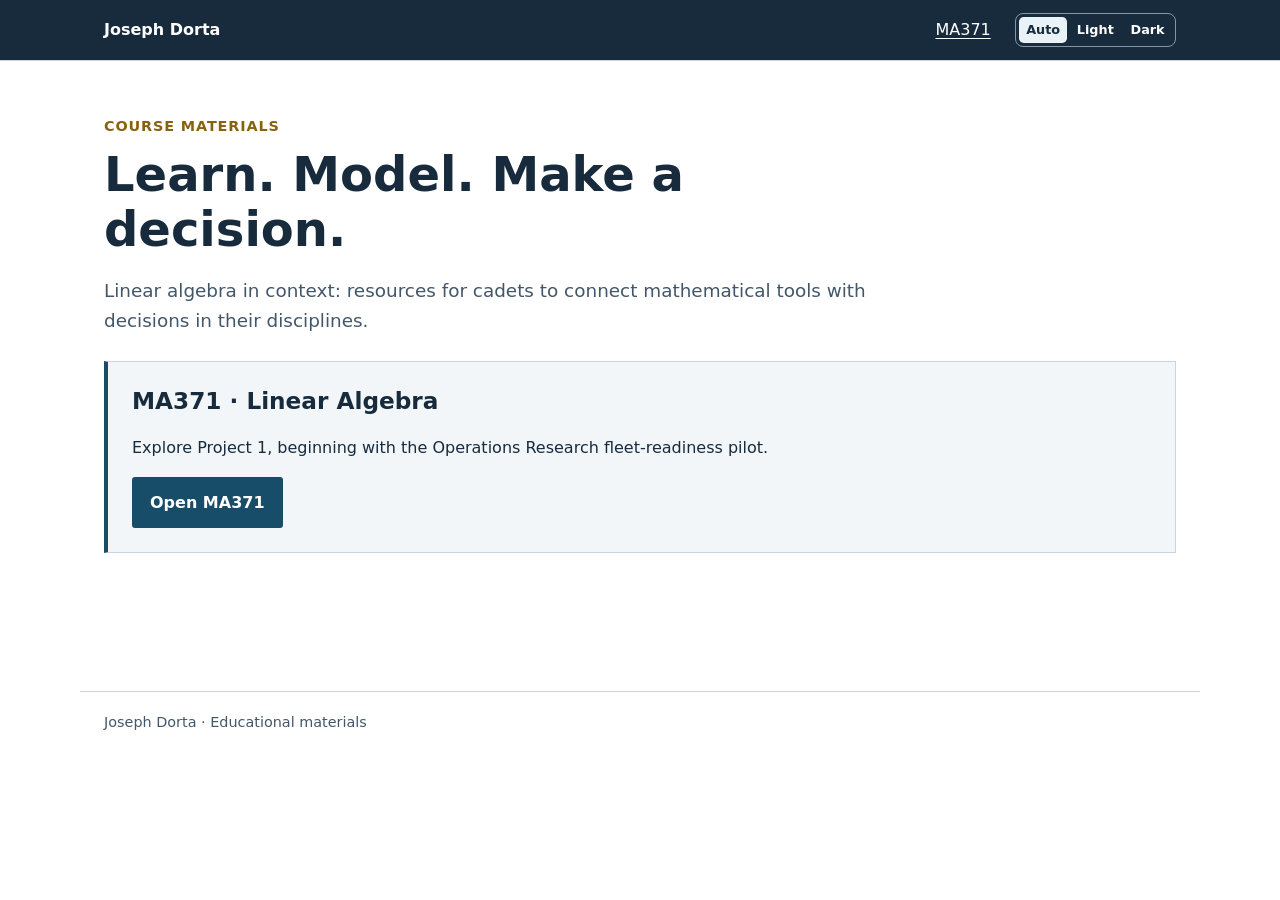
<file: index.html>
<!doctype html>
<html lang="en"><head><meta charset="utf-8"><meta name="viewport" content="width=device-width, initial-scale=1"><title>Joseph Dorta | Course materials</title><meta name="description" content="Joseph Dorta's course materials and linear algebra projects."><link rel="stylesheet" href="assets/style.css"><link rel="stylesheet" href="assets/theme.css"><script src="assets/theme.js"></script><link rel="icon" href="assets/favicon.svg" type="image/svg+xml"></head>
<body><header class="site-header"><div class="wrap"><a class="brand" href="./">Joseph Dorta</a><nav aria-label="Main"><a href="ma371/">MA371</a></nav></div></header><main id="main" class="wrap"><p class="eyebrow">Course materials</p><h1>Learn. Model. Make a decision.</h1><p class="lead">Linear algebra in context: resources for cadets to connect mathematical tools with decisions in their disciplines.</p><section class="panel"><h2>MA371 · Linear Algebra</h2><p>Explore Project 1, beginning with the Operations Research fleet-readiness pilot.</p><a class="button" href="ma371/">Open MA371</a></section></main><footer class="wrap">Joseph Dorta · Educational materials</footer></body></html>
</file>
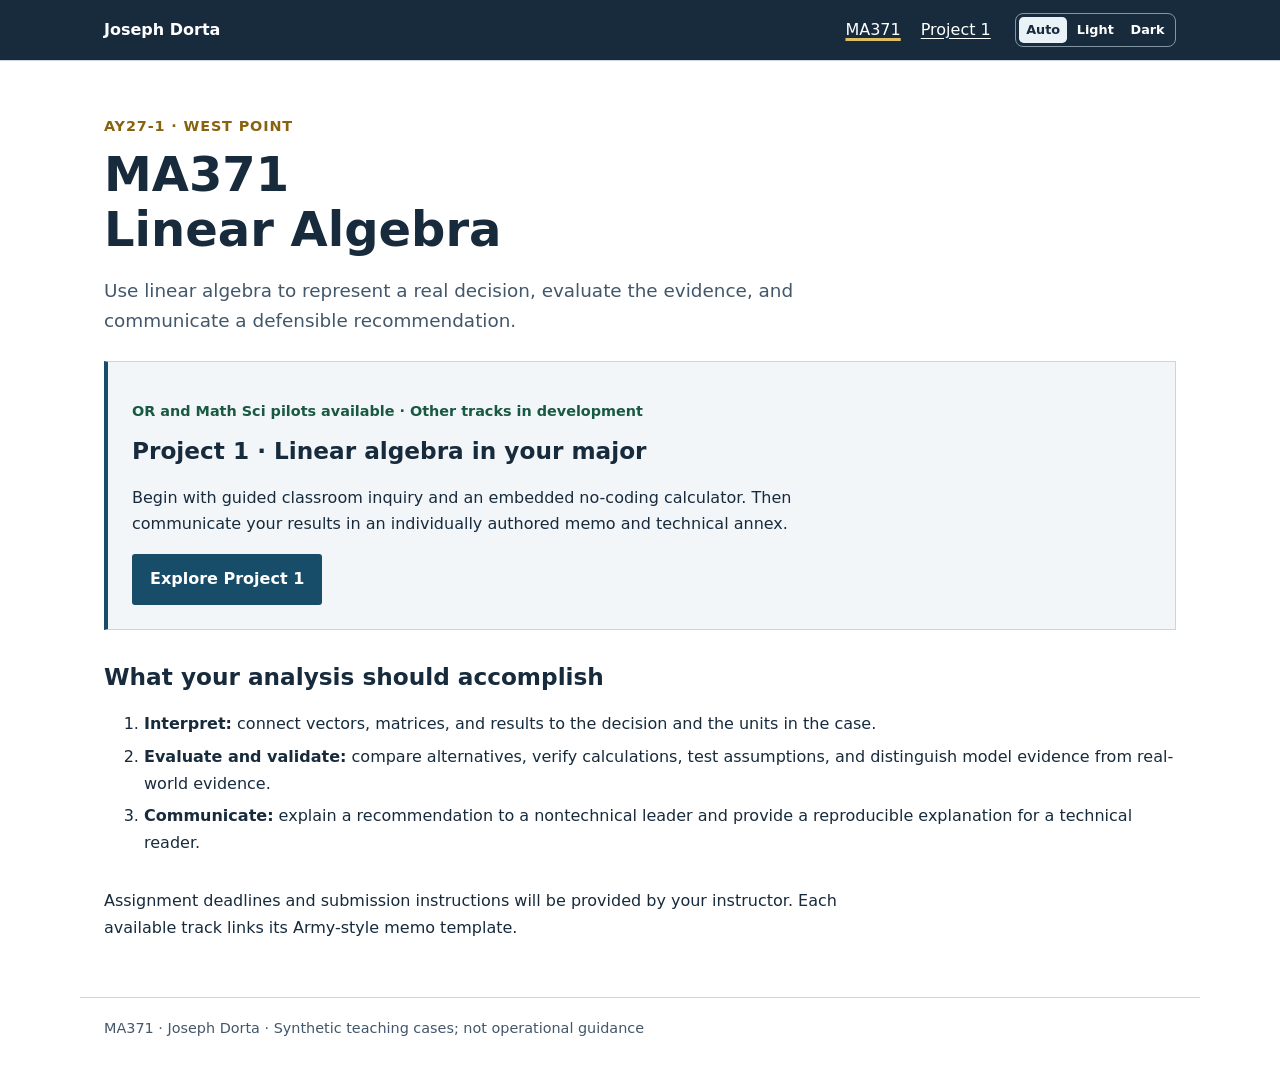
<file: ma371/index.html>
<!doctype html>
<html lang="en"><head><meta charset="utf-8"><meta name="viewport" content="width=device-width, initial-scale=1"><title>MA371 | Linear Algebra</title><meta name="description" content="MA371 Linear Algebra: major-specific applications, guided inquiry, and Project 1 resources."><link rel="stylesheet" href="../assets/style.css"><link rel="stylesheet" href="../assets/theme.css"><script src="../assets/theme.js"></script><link rel="icon" href="../assets/favicon.svg" type="image/svg+xml"></head>
<body><a class="skip" href="#main">Skip to content</a><header class="site-header"><div class="wrap"><a class="brand" href="../">Joseph Dorta</a><nav aria-label="Main"><a href="./" aria-current="page">MA371</a><a href="project1/">Project 1</a></nav></div></header><main id="main" class="wrap"><p class="eyebrow">AY27-1 · West Point</p><h1>MA371<br>Linear Algebra</h1><p class="lead">Use linear algebra to represent a real decision, evaluate the evidence, and communicate a defensible recommendation.</p><section class="panel"><p class="status ready">OR and Math Sci pilots available · Other tracks in development</p><h2>Project 1 · Linear algebra in your major</h2><p>Begin with guided classroom inquiry and an embedded no-coding calculator. Then communicate your results in an individually authored memo and technical annex.</p><a class="button" href="project1/">Explore Project 1</a></section><section><h2>What your analysis should accomplish</h2><ol><li><strong>Interpret:</strong> connect vectors, matrices, and results to the decision and the units in the case.</li><li><strong>Evaluate and validate:</strong> compare alternatives, verify calculations, test assumptions, and distinguish model evidence from real-world evidence.</li><li><strong>Communicate:</strong> explain a recommendation to a nontechnical leader and provide a reproducible explanation for a technical reader.</li></ol></section><p>Assignment deadlines and submission instructions will be provided by your instructor. Each available track links its Army-style memo template.</p></main><footer class="wrap">MA371 · Joseph Dorta · Synthetic teaching cases; not operational guidance</footer></body></html>
</file>
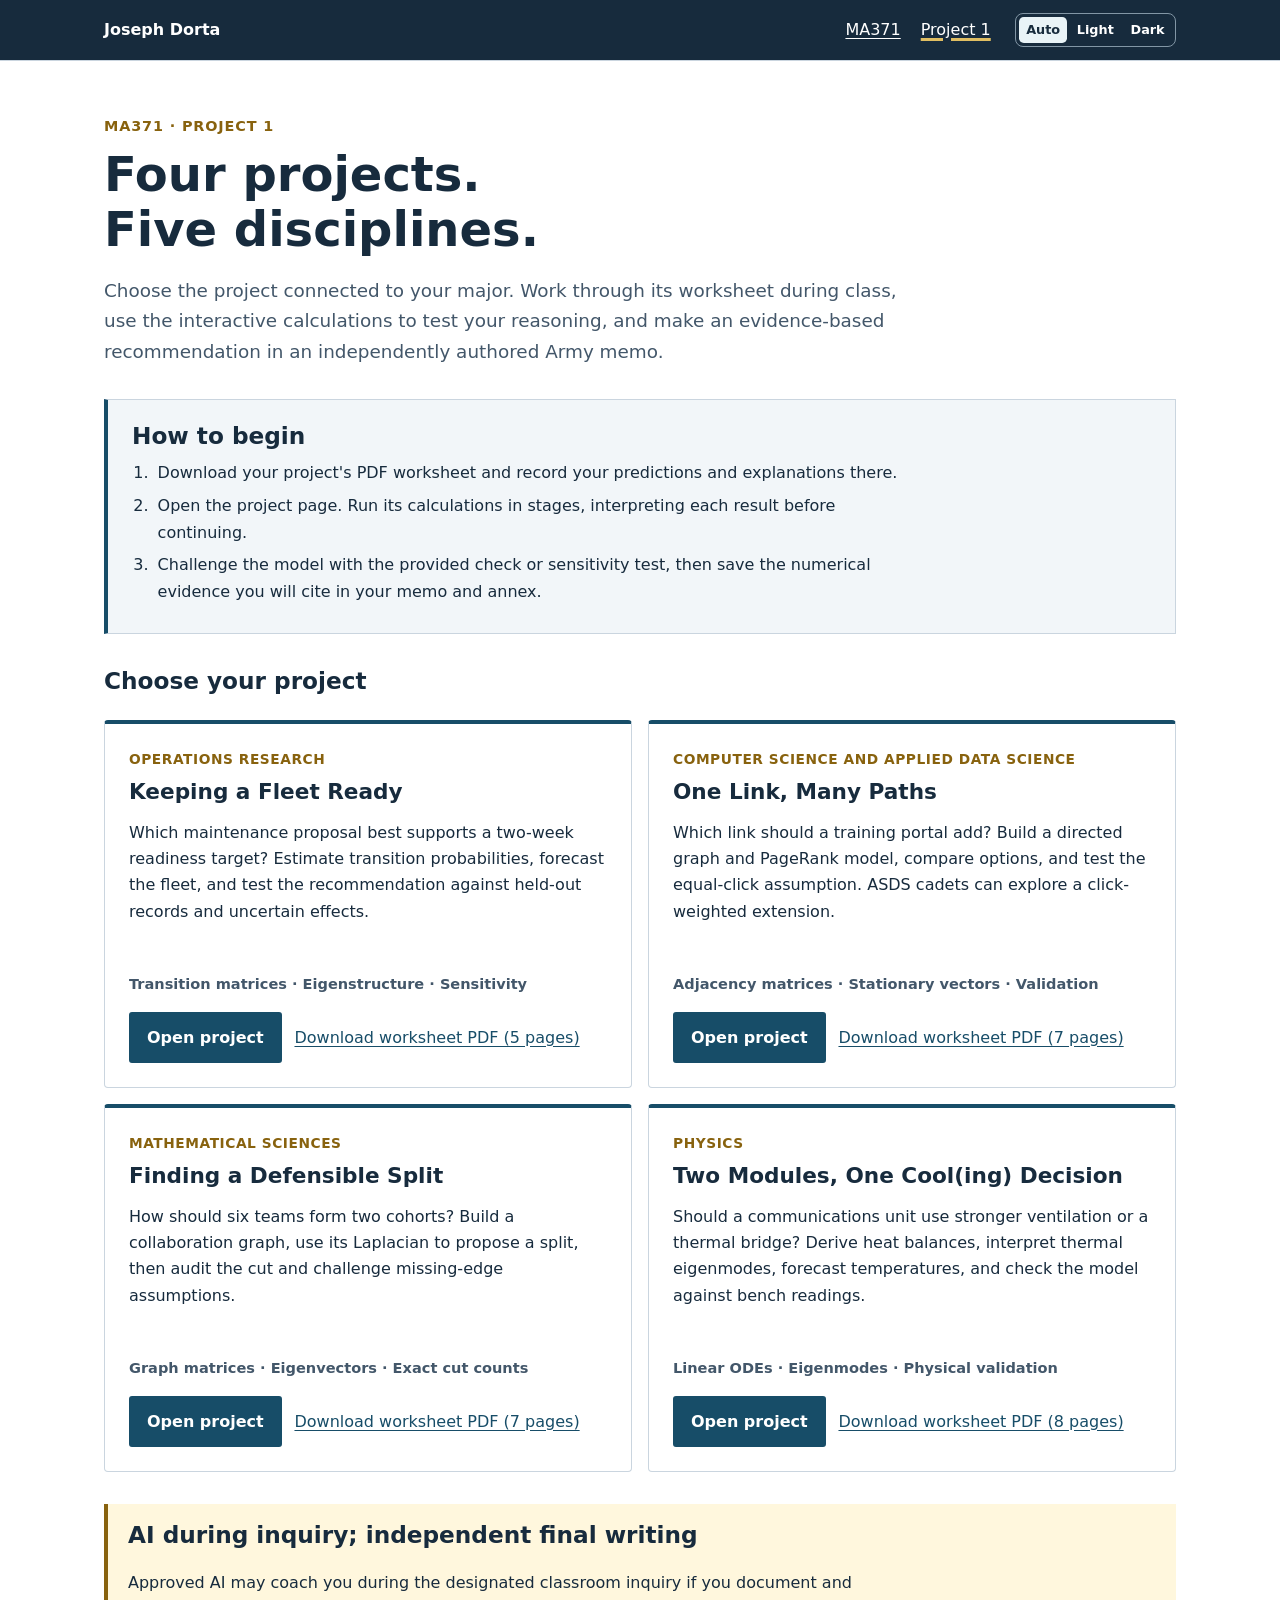
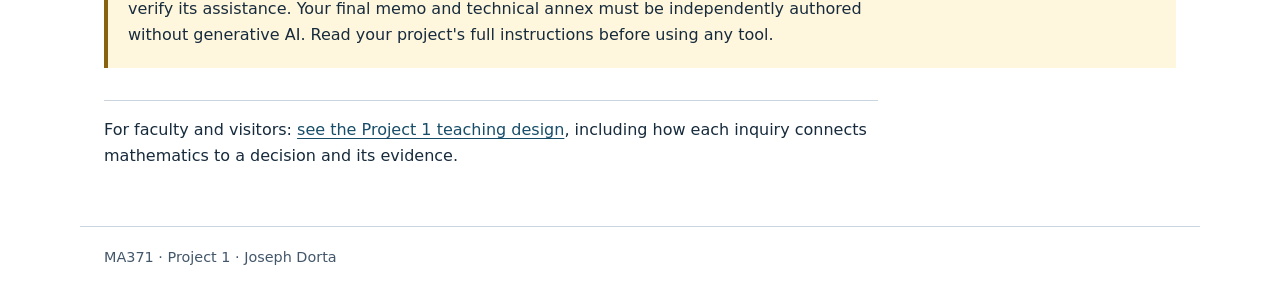
<file: ma371/project1/index.html>
<!doctype html>
<html lang="en">
<head>
  <meta charset="utf-8"><meta name="viewport" content="width=device-width, initial-scale=1">
  <title>Project 1 | MA371</title>
  <meta name="description" content="Four MA371 Project 1 inquiries for five majors. Download a worksheet, explore the mathematics, and write an evidence-based Army memo.">
  <link rel="stylesheet" href="../../assets/style.css"><link rel="stylesheet" href="../../assets/theme.css"><link rel="stylesheet" href="project1.css">
  <script src="../../assets/theme.js"></script><link rel="icon" href="../../assets/favicon.svg" type="image/svg+xml">
</head>
<body>
<a class="skip" href="#main">Skip to content</a>
<header class="site-header"><div class="wrap"><a class="brand" href="../../">Joseph Dorta</a><nav aria-label="Main"><a href="../">MA371</a><a href="./" aria-current="page">Project 1</a></nav></div></header>
<main id="main" class="wrap">
  <p class="eyebrow">MA371 · Project 1</p>
  <h1>Four projects.<br>Five disciplines.</h1>
  <p class="lead">Choose the project connected to your major. Work through its worksheet during class, use the interactive calculations to test your reasoning, and make an evidence-based recommendation in an independently authored Army memo.</p>

  <section class="project-route" aria-labelledby="route-title">
    <h2 id="route-title">How to begin</h2>
    <ol><li>Download your project's PDF worksheet and record your predictions and explanations there.</li><li>Open the project page. Run its calculations in stages, interpreting each result before continuing.</li><li>Challenge the model with the provided check or sensitivity test, then save the numerical evidence you will cite in your memo and annex.</li></ol>
  </section>

  <section aria-labelledby="projects-title"><h2 id="projects-title">Choose your project</h2>
  <div class="grid project-grid">
    <article class="card featured"><p class="project-field">Operations Research</p><h3>Keeping a Fleet Ready</h3><p>Which maintenance proposal best supports a two-week readiness target? Estimate transition probabilities, forecast the fleet, and test the recommendation against held-out records and uncertain effects.</p><p class="project-math">Transition matrices · Eigenstructure · Sensitivity</p><div class="project-links"><a class="button" href="or/">Open project</a><a href="or/MA371_Project1_OR_Guided_Inquiry.pdf" download>Download worksheet PDF (5 pages)</a></div></article>
    <article class="card featured"><p class="project-field">Computer Science and Applied Data Science</p><h3>One Link, Many Paths</h3><p>Which link should a training portal add? Build a directed graph and PageRank model, compare options, and test the equal-click assumption. ASDS cadets can explore a click-weighted extension.</p><p class="project-math">Adjacency matrices · Stationary vectors · Validation</p><div class="project-links"><a class="button" href="asds-cs/">Open project</a><a href="asds-cs/MA371_Project1_ASDSCS_Guided_Inquiry.pdf" download>Download worksheet PDF (7 pages)</a></div></article>
    <article class="card featured"><p class="project-field">Mathematical Sciences</p><h3>Finding a Defensible Split</h3><p>How should six teams form two cohorts? Build a collaboration graph, use its Laplacian to propose a split, then audit the cut and challenge missing-edge assumptions.</p><p class="project-math">Graph matrices · Eigenvectors · Exact cut counts</p><div class="project-links"><a class="button" href="math/">Open project</a><a href="math/MA371_Project1_MathSci_Guided_Inquiry.pdf" download>Download worksheet PDF (7 pages)</a></div></article>
    <article class="card featured"><p class="project-field">Physics</p><h3>Two Modules, One Cool(ing) Decision</h3><p>Should a communications unit use stronger ventilation or a thermal bridge? Derive heat balances, interpret thermal eigenmodes, forecast temperatures, and check the model against bench readings.</p><p class="project-math">Linear ODEs · Eigenmodes · Physical validation</p><div class="project-links"><a class="button" href="physics/">Open project</a><a href="physics/MA371_Project1_Phys_Guided_Inquiry.pdf" download>Download worksheet PDF (8 pages)</a></div></article>
  </div></section>

  <section class="note"><h2>AI during inquiry; independent final writing</h2><p>Approved AI may coach you during the designated classroom inquiry if you document and verify its assistance. Your final memo and technical annex must be independently authored without generative AI. Read your project's full instructions before using any tool.</p></section>
  <p class="faculty-link">For faculty and visitors: <a href="teaching-design/">see the Project 1 teaching design</a>, including how each inquiry connects mathematics to a decision and its evidence.</p>
</main>
<footer class="wrap">MA371 · Project 1 · Joseph Dorta</footer>
</body>
</html>
</file>
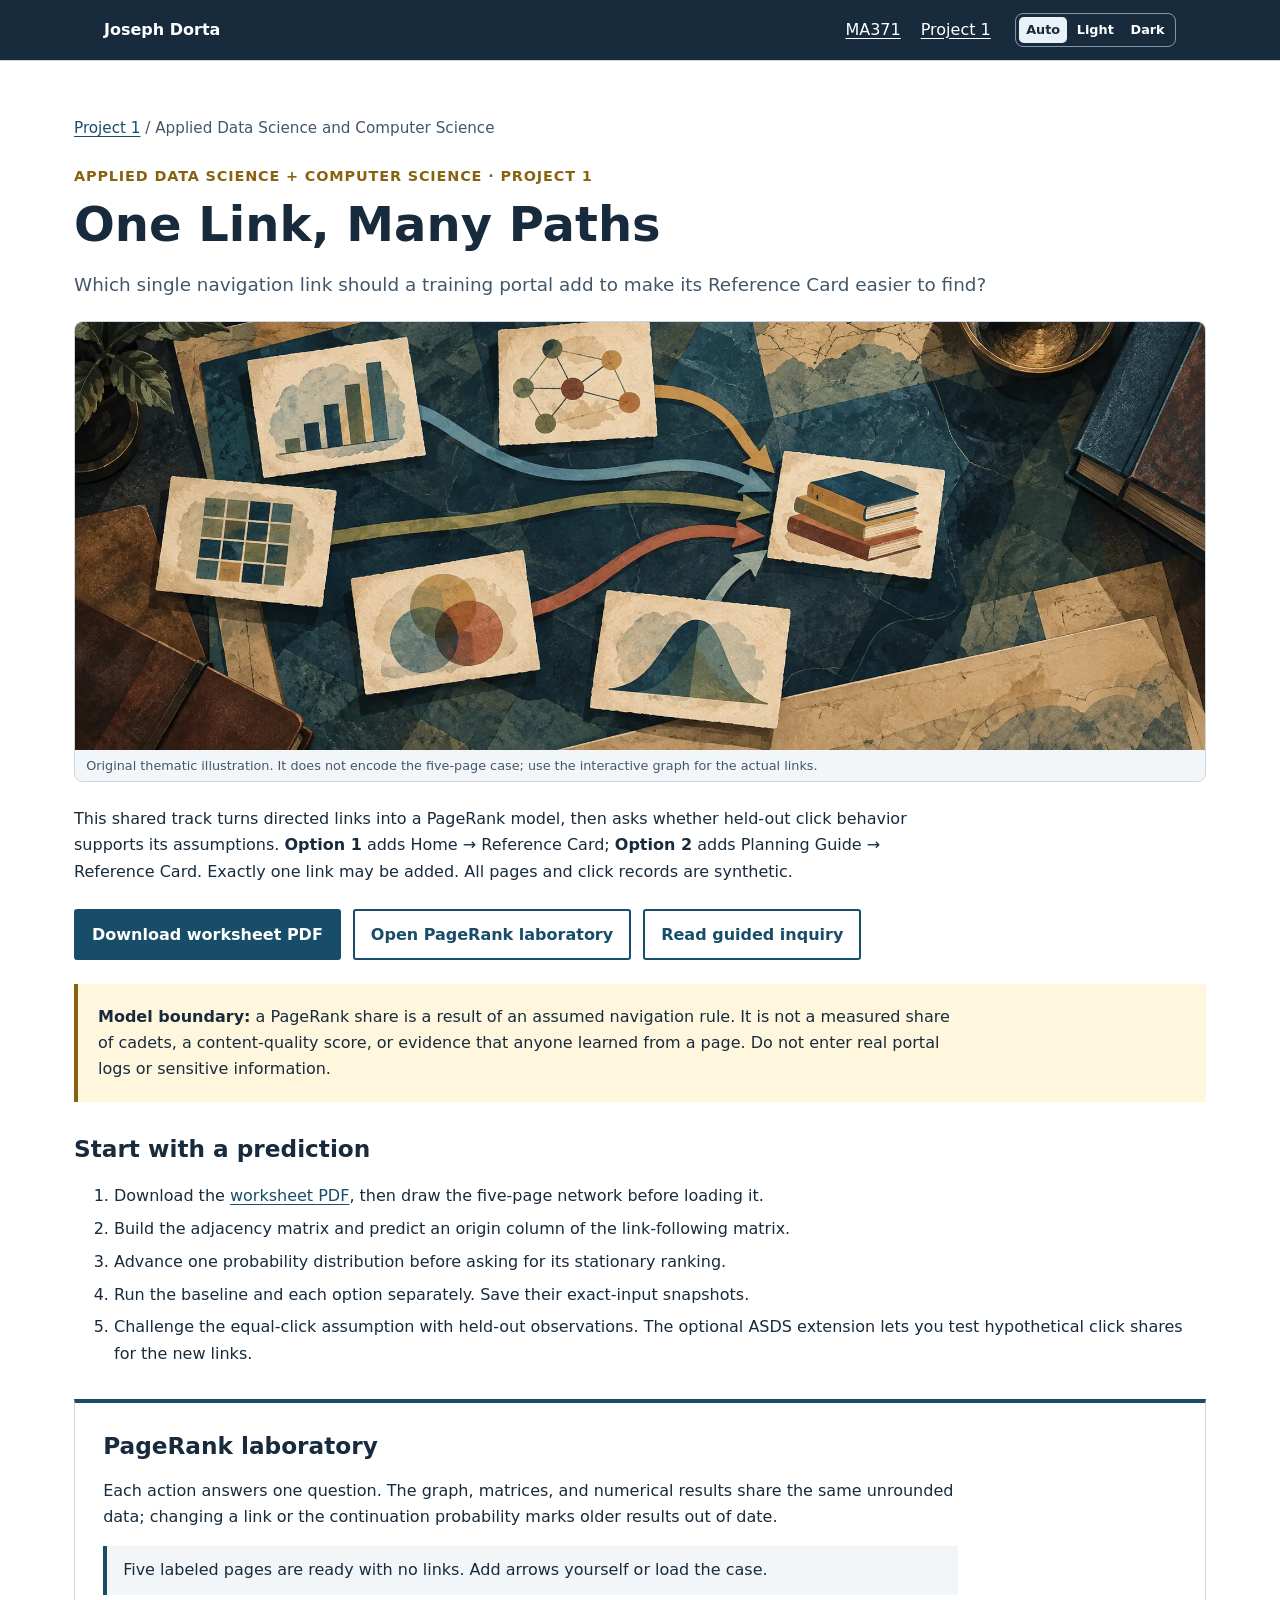
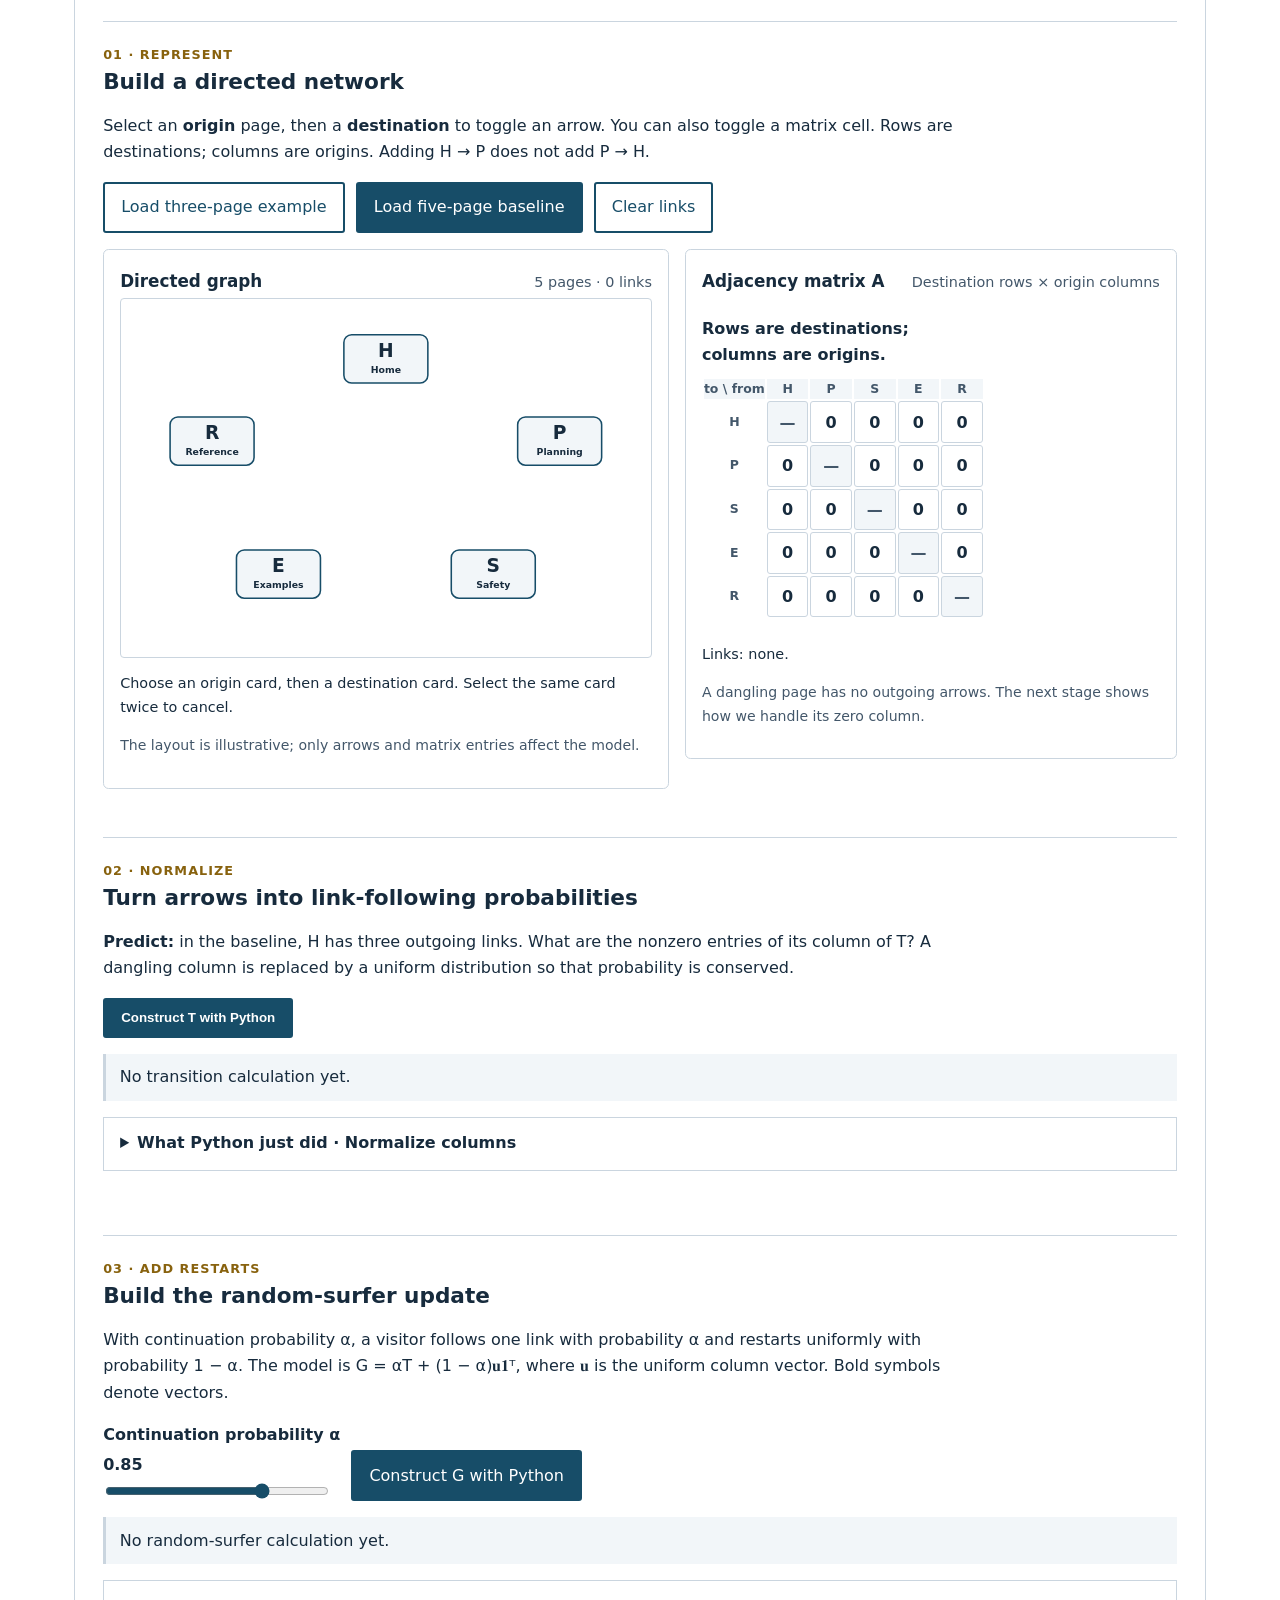
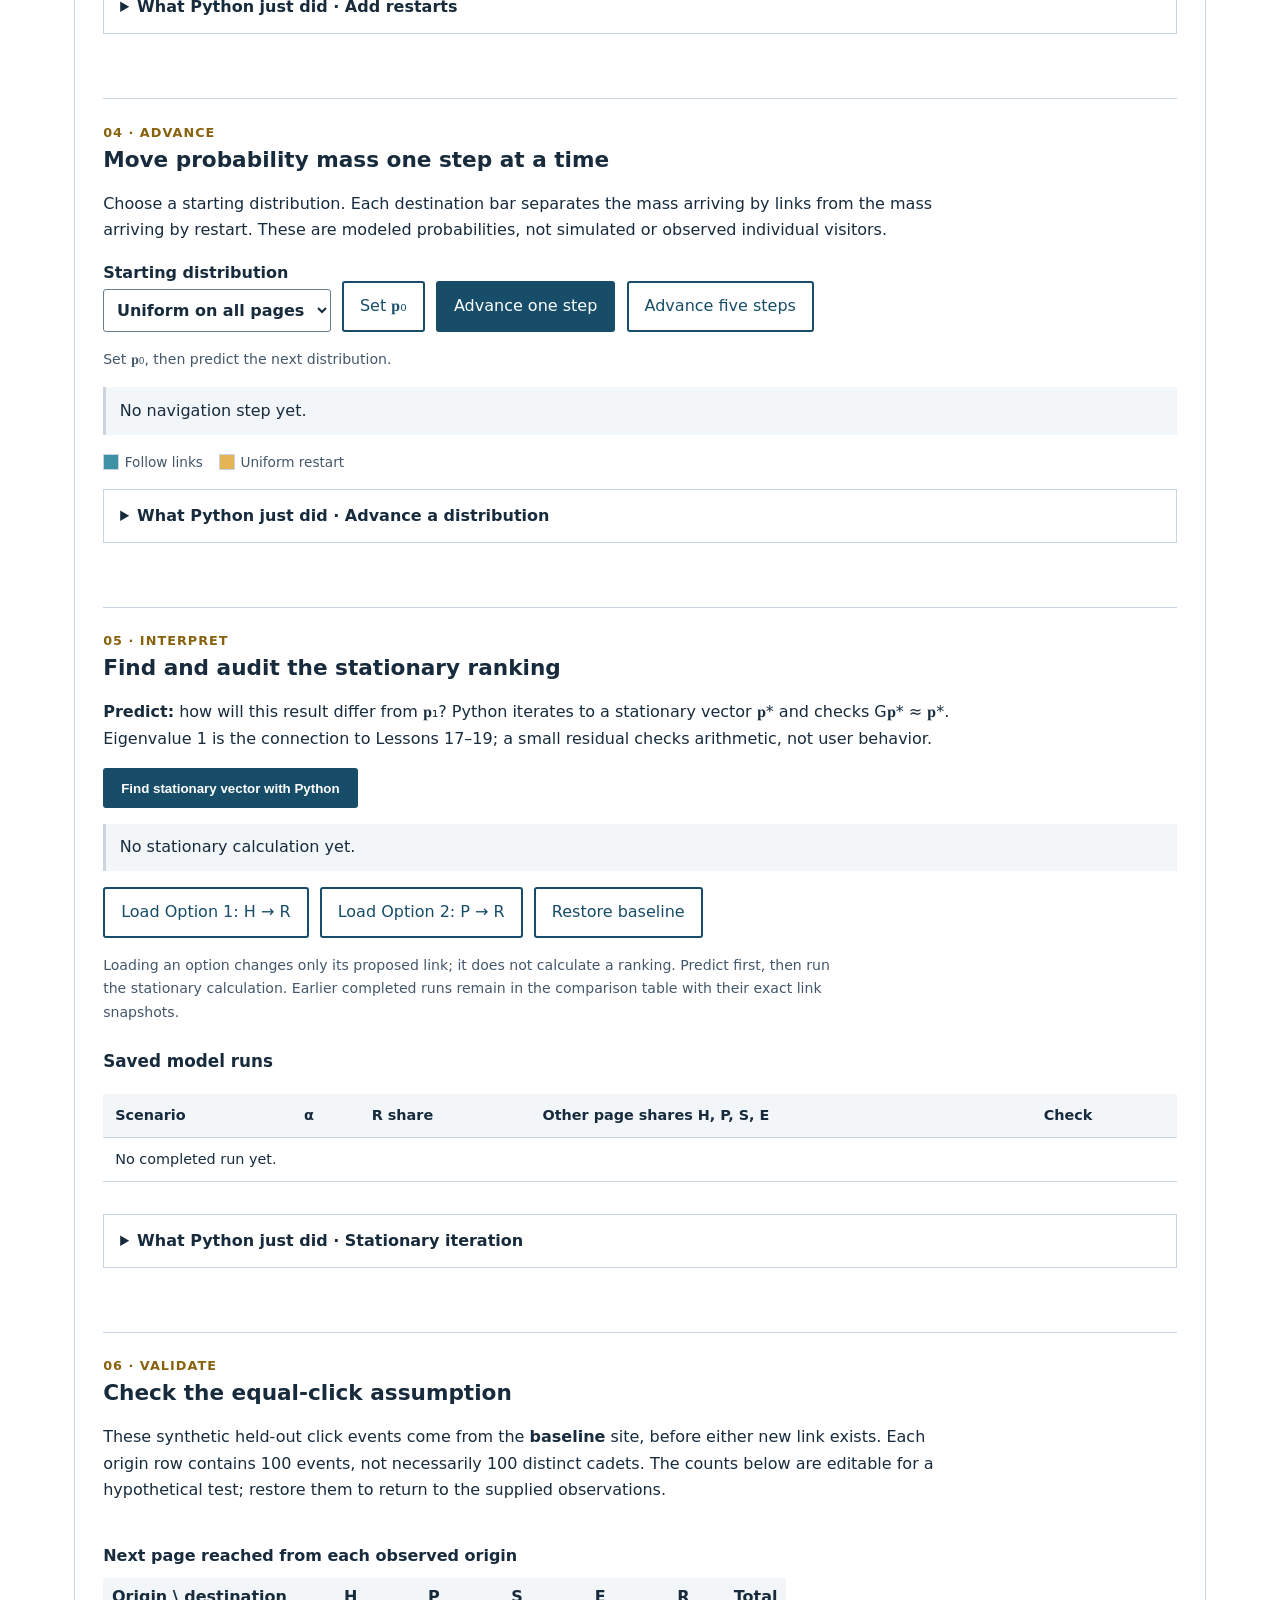
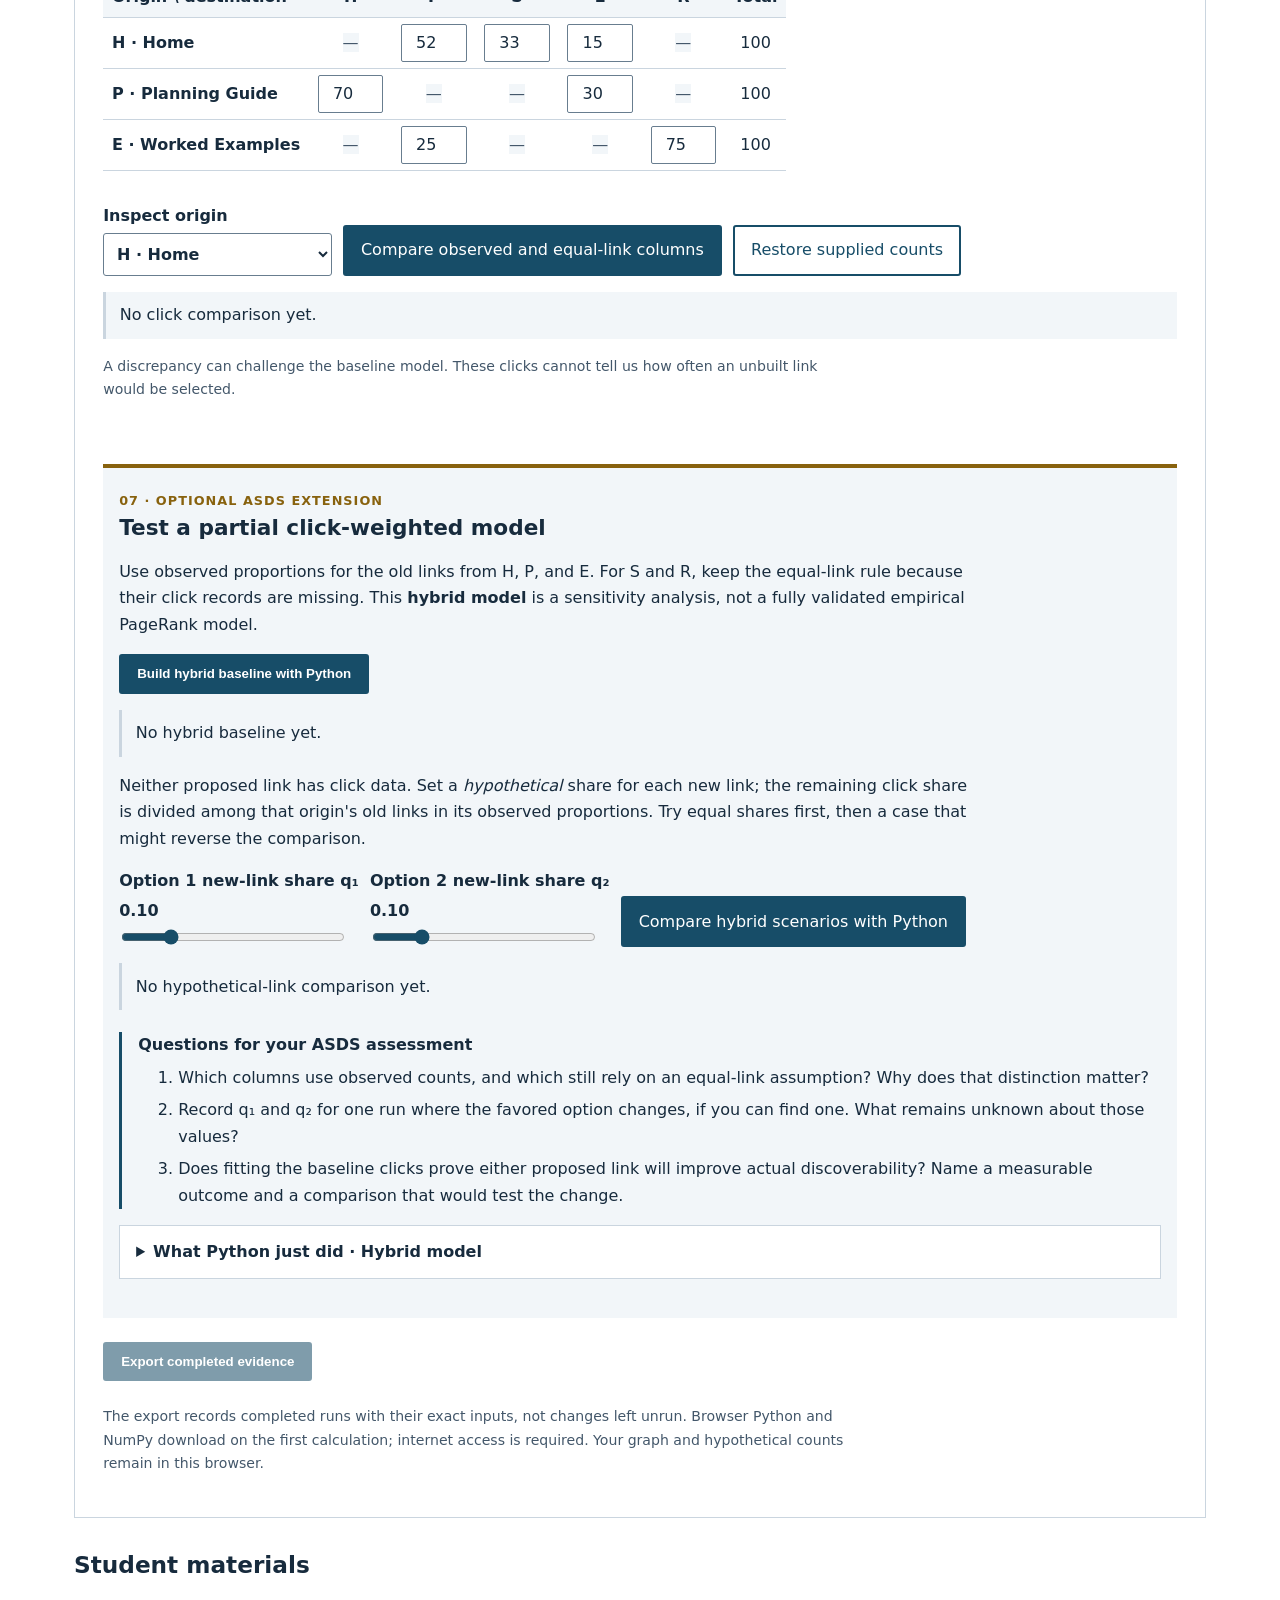
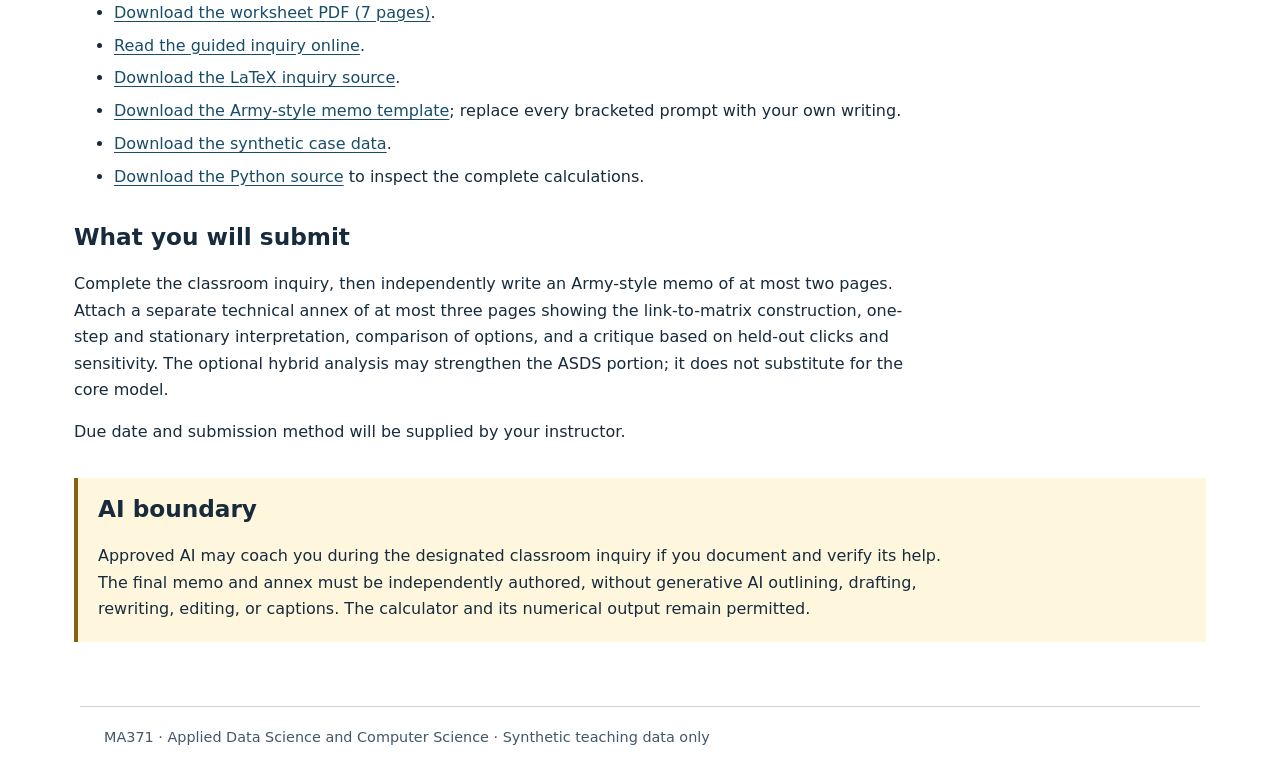
<file: ma371/project1/asds-cs/index.html>
<!doctype html>
<html lang="en">
<head>
  <meta charset="utf-8"><meta name="viewport" content="width=device-width, initial-scale=1">
  <title>One Link Many Paths | MA371 ASDS and Computer Science</title>
  <meta name="description" content="A guided PageRank inquiry with a directed-link manipulative, staged Python calculations, and a click-data validation extension.">
  <link rel="stylesheet" href="../../../assets/style.css"><link rel="stylesheet" href="../../../assets/theme.css"><link rel="stylesheet" href="pagerank.css">
  <script src="../../../assets/theme.js"></script><script type="module" src="pagerank-lab.mjs"></script><link rel="icon" href="../../../assets/favicon.svg" type="image/svg+xml">
</head>
<body>
<a class="skip" href="#main">Skip to content</a>
<header class="site-header"><div class="wrap"><a class="brand" href="../../../">Joseph Dorta</a><nav aria-label="Main"><a href="../../">MA371</a><a href="../">Project 1</a></nav></div></header>
<main id="main" class="wrap pagerank-page">
  <p class="breadcrumbs"><a href="../">Project 1</a> / Applied Data Science and Computer Science</p>
  <p class="eyebrow">Applied Data Science + Computer Science · Project 1</p>
  <h1>One Link, Many Paths</h1>
  <p class="lead">Which single navigation link should a training portal add to make its Reference Card easier to find?</p>
  <figure class="hero-art"><img src="pagerank-wayfinding.webp" width="2036" height="772" alt="Artistic field-guide pages connected by colored routes toward a reference card." fetchpriority="high"><figcaption>Original thematic illustration. It does not encode the five-page case; use the interactive graph for the actual links.</figcaption></figure>
  <p>This shared track turns directed links into a PageRank model, then asks whether held-out click behavior supports its assumptions. <strong>Option 1</strong> adds Home → Reference Card; <strong>Option 2</strong> adds Planning Guide → Reference Card. Exactly one link may be added. All pages and click records are synthetic.</p>
  <div class="actions"><a class="button" href="MA371_Project1_ASDSCS_Guided_Inquiry.pdf" download>Download worksheet PDF</a><a class="button secondary" href="#lab">Open PageRank laboratory</a><a class="button secondary" href="inquiry.html">Read guided inquiry</a></div>
  <section class="note" aria-label="Teaching case boundary"><p><strong>Model boundary:</strong> a PageRank share is a result of an assumed navigation rule. It is not a measured share of cadets, a content-quality score, or evidence that anyone learned from a page. Do not enter real portal logs or sensitive information.</p></section>
  <section aria-labelledby="rhythm-title"><h2 id="rhythm-title">Start with a prediction</h2><ol><li>Download the <a href="MA371_Project1_ASDSCS_Guided_Inquiry.pdf" download>worksheet PDF</a>, then draw the five-page network before loading it.</li><li>Build the adjacency matrix and predict an origin column of the link-following matrix.</li><li>Advance one probability distribution before asking for its stationary ranking.</li><li>Run the baseline and each option separately. Save their exact-input snapshots.</li><li>Challenge the equal-click assumption with held-out observations. The optional ASDS extension lets you test hypothetical click shares for the new links.</li></ol></section>

  <section id="lab" class="pagerank-lab" aria-labelledby="lab-title">
    <h2 id="lab-title">PageRank laboratory</h2>
    <p>Each action answers one question. The graph, matrices, and numerical results share the same unrounded data; changing a link or the continuation probability marks older results out of date.</p>
    <p class="lab-status" id="lab-status" role="status" aria-live="polite">Five labeled pages are ready with no links. Add arrows yourself or load the case.</p>
    <noscript><p>This laboratory requires JavaScript and browser Python. Use the printable inquiry packet if either is unavailable.</p></noscript>

    <section class="lab-step" id="build" aria-labelledby="build-title">
      <p class="step-number">01 · Represent</p><h3 id="build-title">Build a directed network</h3>
      <p>Select an <strong>origin</strong> page, then a <strong>destination</strong> to toggle an arrow. You can also toggle a matrix cell. Rows are destinations; columns are origins. Adding H → P does not add P → H.</p>
      <div class="lab-controls"><button type="button" class="button secondary" id="load-example">Load three-page example</button><button type="button" class="button" id="load-baseline">Load five-page baseline</button><button type="button" class="button secondary" id="clear-links">Clear links</button></div>
      <div class="build-grid"><div class="visual-panel"><div class="panel-heading"><h4>Directed graph</h4><p id="graph-summary">5 pages · 0 links</p></div><svg id="graph-svg" viewBox="0 0 680 460" role="img" aria-label="Five labeled pages and no arrows"></svg><p class="graph-instruction" id="graph-instruction">Choose an origin card, then a destination card. Select the same card twice to cancel.</p><p class="small">The layout is illustrative; only arrows and matrix entries affect the model.</p></div><div class="matrix-panel"><div class="panel-heading"><h4>Adjacency matrix A</h4><p>Destination rows × origin columns</p></div><div class="matrix-scroll" id="matrix-editor"></div><p id="link-list" class="link-list">Links: none.</p><p class="small">A dangling page has no outgoing arrows. The next stage shows how we handle its zero column.</p></div></div>
    </section>

    <section class="lab-step" id="transition-step" aria-labelledby="transition-title">
      <p class="step-number">02 · Normalize</p><h3 id="transition-title">Turn arrows into link-following probabilities</h3>
      <p><strong>Predict:</strong> in the baseline, H has three outgoing links. What are the nonzero entries of its column of T? A dangling column is replaced by a uniform distribution so that probability is conserved.</p>
      <button type="button" class="button" id="calculate-transition">Construct T with Python</button><div id="transition-result" class="step-result" aria-live="polite"><p>No transition calculation yet.</p></div>
      <details class="code-view"><summary>What Python just did · Normalize columns</summary><pre id="code-transition">Python source will appear here.</pre></details>
    </section>

    <section class="lab-step" id="google-step" aria-labelledby="google-title">
      <p class="step-number">03 · Add restarts</p><h3 id="google-title">Build the random-surfer update</h3>
      <p>With continuation probability α, a visitor follows one link with probability α and restarts uniformly with probability 1 − α. The model is G = αT + (1 − α)𝐮𝟏ᵀ, where 𝐮 is the uniform column vector. Bold symbols denote vectors.</p>
      <div class="lab-controls"><label for="alpha-range">Continuation probability α <span id="alpha-value">0.85</span><input id="alpha-range" type="range" min="0.50" max="0.99" step="0.01" value="0.85"></label><button type="button" class="button" id="calculate-google">Construct G with Python</button></div>
      <div id="google-result" class="step-result" aria-live="polite"><p>No random-surfer calculation yet.</p></div><details class="code-view"><summary>What Python just did · Add restarts</summary><pre id="code-google">Python source will appear here.</pre></details>
    </section>

    <section class="lab-step" id="stepper" aria-labelledby="stepper-title">
      <p class="step-number">04 · Advance</p><h3 id="stepper-title">Move probability mass one step at a time</h3>
      <p>Choose a starting distribution. Each destination bar separates the mass arriving by links from the mass arriving by restart. These are modeled probabilities, not simulated or observed individual visitors.</p>
      <div class="lab-controls"><label for="start-page">Starting distribution<select id="start-page"><option value="uniform">Uniform on all pages</option></select></label><button type="button" class="button secondary" id="reset-state">Set 𝐩₀</button><button type="button" class="button" id="advance-one">Advance one step</button><button type="button" class="button secondary" id="advance-five">Advance five steps</button></div>
      <p id="step-caption" class="small">Set 𝐩₀, then predict the next distribution.</p><div id="flow-bars" class="flow-bars" aria-live="polite"></div><div id="step-result" class="step-result"><p>No navigation step yet.</p></div>
      <div class="flow-key"><span><i class="swatch follow"></i>Follow links</span><span><i class="swatch restart"></i>Uniform restart</span></div><details class="code-view"><summary>What Python just did · Advance a distribution</summary><pre id="code-step">Python source will appear here.</pre></details>
    </section>

    <section class="lab-step" id="rank-step" aria-labelledby="rank-title">
      <p class="step-number">05 · Interpret</p><h3 id="rank-title">Find and audit the stationary ranking</h3>
      <p><strong>Predict:</strong> how will this result differ from 𝐩₁? Python iterates to a stationary vector 𝐩* and checks G𝐩* ≈ 𝐩*. Eigenvalue 1 is the connection to Lessons 17–19; a small residual checks arithmetic, not user behavior.</p>
      <button type="button" class="button" id="calculate-stationary">Find stationary vector with Python</button><div id="stationary-result" class="step-result" aria-live="polite"><p>No stationary calculation yet.</p></div>
      <div class="lab-controls"><button type="button" class="button secondary" id="load-option1">Load Option 1: H → R</button><button type="button" class="button secondary" id="load-option2">Load Option 2: P → R</button><button type="button" class="button secondary" id="restore-baseline">Restore baseline</button></div>
      <p class="small">Loading an option changes only its proposed link; it does not calculate a ranking. Predict first, then run the stationary calculation. Earlier completed runs remain in the comparison table with their exact link snapshots.</p>
      <div class="history-wrap"><h4>Saved model runs</h4><div class="table-scroll"><table id="run-table"><thead><tr><th scope="col">Scenario</th><th scope="col">α</th><th scope="col">R share</th><th scope="col">Other page shares H, P, S, E</th><th scope="col">Check</th></tr></thead><tbody><tr><td colspan="5">No completed run yet.</td></tr></tbody></table></div></div>
      <details class="code-view"><summary>What Python just did · Stationary iteration</summary><pre id="code-stationary">Python source will appear here.</pre></details>
    </section>

    <section class="lab-step" id="validation-step" aria-labelledby="validation-title">
      <p class="step-number">06 · Validate</p><h3 id="validation-title">Check the equal-click assumption</h3>
      <p>These synthetic held-out click events come from the <strong>baseline</strong> site, before either new link exists. Each origin row contains 100 events, not necessarily 100 distinct cadets. The counts below are editable for a hypothetical test; restore them to return to the supplied observations.</p>
      <div class="table-scroll"><table id="click-table"><caption>Next page reached from each observed origin</caption><thead><tr><th scope="col">Origin \ destination</th><th scope="col">H</th><th scope="col">P</th><th scope="col">S</th><th scope="col">E</th><th scope="col">R</th><th scope="col">Total</th></tr></thead><tbody></tbody></table></div>
      <div class="lab-controls"><label for="observed-origin">Inspect origin<select id="observed-origin"><option value="H">H · Home</option><option value="P">P · Planning Guide</option><option value="E">E · Worked Examples</option></select></label><button type="button" class="button" id="analyze-clicks">Compare observed and equal-link columns</button><button type="button" class="button secondary" id="restore-clicks">Restore supplied counts</button></div>
      <div id="validation-result" class="step-result" aria-live="polite"><p>No click comparison yet.</p></div><p class="small">A discrepancy can challenge the baseline model. These clicks cannot tell us how often an unbuilt link would be selected.</p>
    </section>

    <section class="lab-step extension" id="extension-step" aria-labelledby="extension-title">
      <p class="step-number">07 · Optional ASDS extension</p><h3 id="extension-title">Test a partial click-weighted model</h3>
      <p>Use observed proportions for the old links from H, P, and E. For S and R, keep the equal-link rule because their click records are missing. This <strong>hybrid model</strong> is a sensitivity analysis, not a fully validated empirical PageRank model.</p>
      <button type="button" class="button" id="build-hybrid">Build hybrid baseline with Python</button><div id="hybrid-result" class="step-result" aria-live="polite"><p>No hybrid baseline yet.</p></div>
      <p>Neither proposed link has click data. Set a <em>hypothetical</em> share for each new link; the remaining click share is divided among that origin's old links in its observed proportions. Try equal shares first, then a case that might reverse the comparison.</p>
      <div class="lab-controls"><label for="q1-range">Option 1 new-link share q₁ <span id="q1-value">0.10</span><input id="q1-range" type="range" min="0" max="0.50" step="0.01" value="0.10"></label><label for="q2-range">Option 2 new-link share q₂ <span id="q2-value">0.10</span><input id="q2-range" type="range" min="0" max="0.50" step="0.01" value="0.10"></label><button type="button" class="button" id="compare-hybrid">Compare hybrid scenarios with Python</button></div>
      <div id="hybrid-options-result" class="step-result" aria-live="polite"><p>No hypothetical-link comparison yet.</p></div>
      <div class="assessment"><h4>Questions for your ASDS assessment</h4><ol><li>Which columns use observed counts, and which still rely on an equal-link assumption? Why does that distinction matter?</li><li>Record q₁ and q₂ for one run where the favored option changes, if you can find one. What remains unknown about those values?</li><li>Does fitting the baseline clicks prove either proposed link will improve actual discoverability? Name a measurable outcome and a comparison that would test the change.</li></ol></div>
      <details class="code-view"><summary>What Python just did · Hybrid model</summary><pre id="code-hybrid">Python source will appear here.</pre></details>
    </section>
    <div class="actions"><button type="button" class="button" id="export-evidence" disabled>Export completed evidence</button></div><p class="small">The export records completed runs with their exact inputs, not changes left unrun. Browser Python and NumPy download on the first calculation; internet access is required. Your graph and hypothetical counts remain in this browser.</p>
  </section>

  <section aria-labelledby="materials-title"><h2 id="materials-title">Student materials</h2><ul><li><a href="MA371_Project1_ASDSCS_Guided_Inquiry.pdf" download>Download the worksheet PDF (7 pages)</a>.</li><li><a href="inquiry.html">Read the guided inquiry online</a>.</li><li><a href="Project1_ASDS_CS_Guided_Inquiry.tex" download>Download the LaTeX inquiry source</a>.</li><li><a href="ASDS_CS_PageRank_Memo_Template.docx" download>Download the Army-style memo template</a>; replace every bracketed prompt with your own writing.</li><li><a href="pagerank_data.json" download>Download the synthetic case data</a>.</li><li><a href="pagerank_model.py" download>Download the Python source</a> to inspect the complete calculations.</li></ul></section>
  <section aria-labelledby="submit-title"><h2 id="submit-title">What you will submit</h2><p>Complete the classroom inquiry, then independently write an Army-style memo of at most two pages. Attach a separate technical annex of at most three pages showing the link-to-matrix construction, one-step and stationary interpretation, comparison of options, and a critique based on held-out clicks and sensitivity. The optional hybrid analysis may strengthen the ASDS portion; it does not substitute for the core model.</p><p>Due date and submission method will be supplied by your instructor.</p></section>
  <section class="note" aria-labelledby="ai-title"><h2 id="ai-title">AI boundary</h2><p>Approved AI may coach you during the designated classroom inquiry if you document and verify its help. The final memo and annex must be independently authored, without generative AI outlining, drafting, rewriting, editing, or captions. The calculator and its numerical output remain permitted.</p></section>
</main><footer class="wrap">MA371 · Applied Data Science and Computer Science · Synthetic teaching data only</footer>
</body></html>
</file>
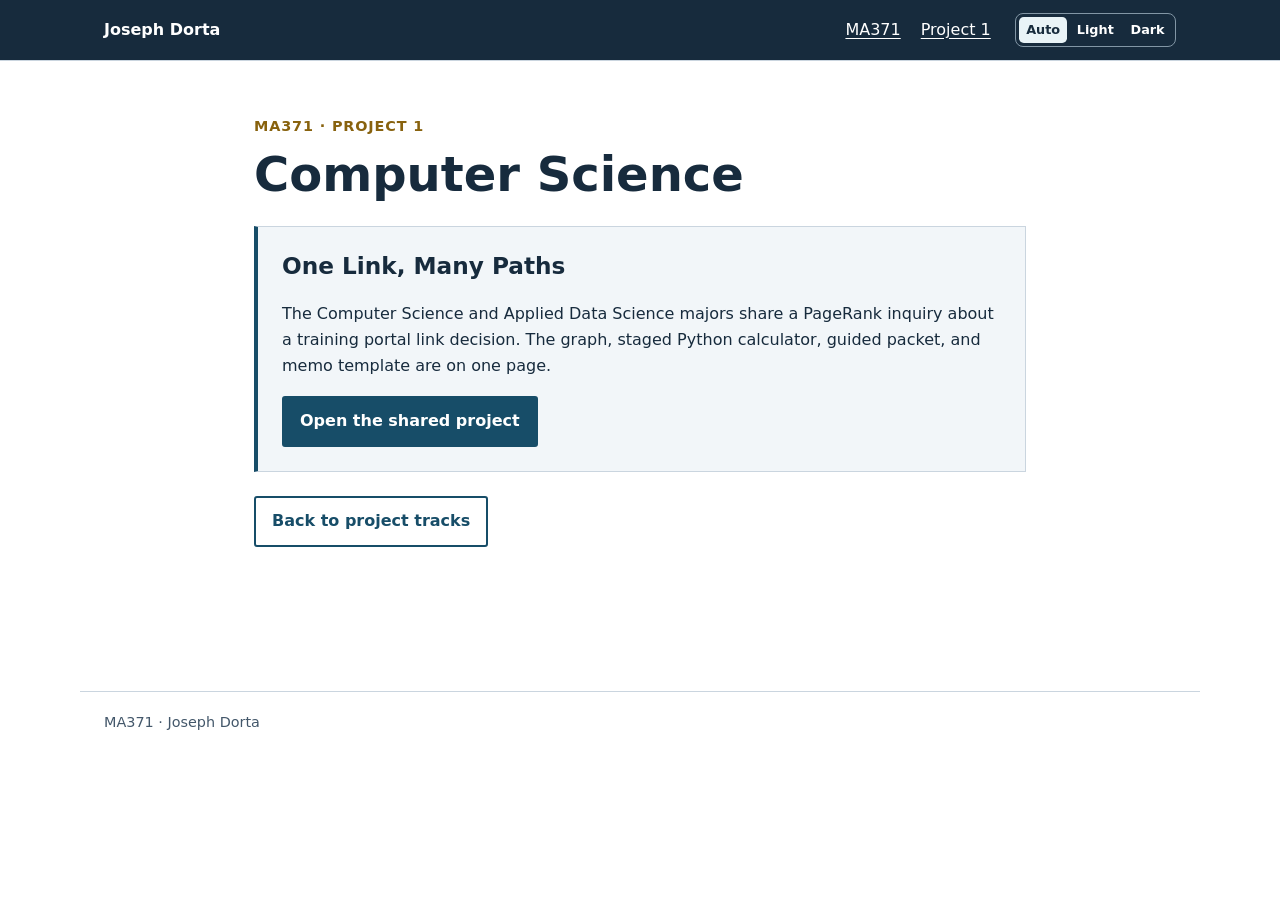
<file: ma371/project1/cs/index.html>
<!doctype html>
<html lang="en"><head><meta charset="utf-8"><meta name="viewport" content="width=device-width, initial-scale=1"><title>Computer Science | MA371 Project 1</title><link rel="stylesheet" href="../../../assets/style.css"><link rel="stylesheet" href="../../../assets/theme.css"><script src="../../../assets/theme.js"></script><link rel="icon" href="../../../assets/favicon.svg" type="image/svg+xml"></head><body><header class="site-header"><div class="wrap"><a class="brand" href="../../../">Joseph Dorta</a><nav aria-label="Main"><a href="../../">MA371</a><a href="../">Project 1</a></nav></div></header><main id="main" class="wrap compact"><p class="eyebrow">MA371 · Project 1</p><h1>Computer Science</h1><section class="panel"><h2>One Link, Many Paths</h2><p>The Computer Science and Applied Data Science majors share a PageRank inquiry about a training portal link decision. The graph, staged Python calculator, guided packet, and memo template are on one page.</p><a class="button" href="../asds-cs/">Open the shared project</a></section><a class="button secondary" href="../">Back to project tracks</a></main><footer class="wrap">MA371 · Joseph Dorta</footer></body></html>
</file>
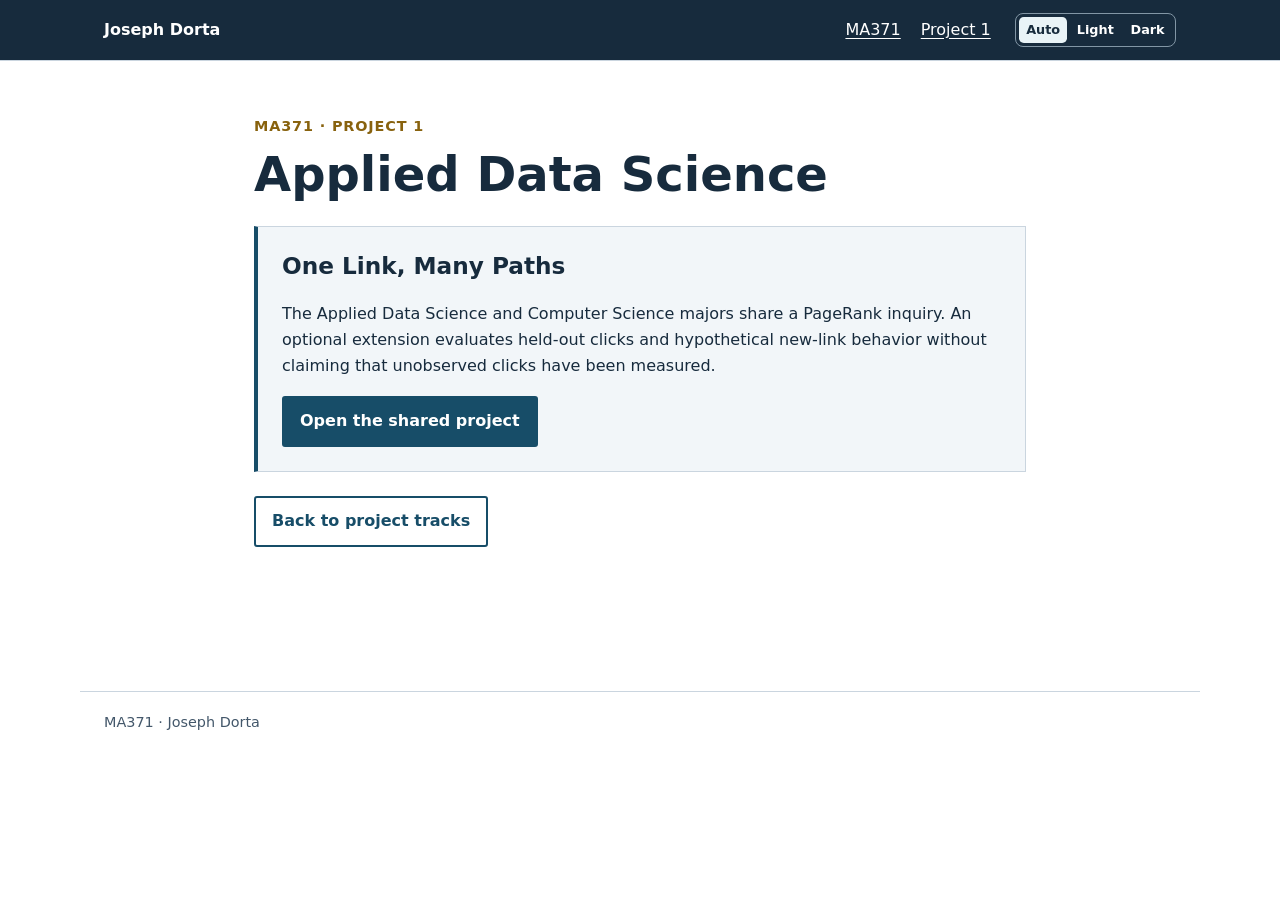
<file: ma371/project1/data/index.html>
<!doctype html>
<html lang="en"><head><meta charset="utf-8"><meta name="viewport" content="width=device-width, initial-scale=1"><title>Applied Data Science | MA371 Project 1</title><link rel="stylesheet" href="../../../assets/style.css"><link rel="stylesheet" href="../../../assets/theme.css"><script src="../../../assets/theme.js"></script><link rel="icon" href="../../../assets/favicon.svg" type="image/svg+xml"></head><body><header class="site-header"><div class="wrap"><a class="brand" href="../../../">Joseph Dorta</a><nav aria-label="Main"><a href="../../">MA371</a><a href="../">Project 1</a></nav></div></header><main id="main" class="wrap compact"><p class="eyebrow">MA371 · Project 1</p><h1>Applied Data Science</h1><section class="panel"><h2>One Link, Many Paths</h2><p>The Applied Data Science and Computer Science majors share a PageRank inquiry. An optional extension evaluates held-out clicks and hypothetical new-link behavior without claiming that unobserved clicks have been measured.</p><a class="button" href="../asds-cs/">Open the shared project</a></section><a class="button secondary" href="../">Back to project tracks</a></main><footer class="wrap">MA371 · Joseph Dorta</footer></body></html>
</file>
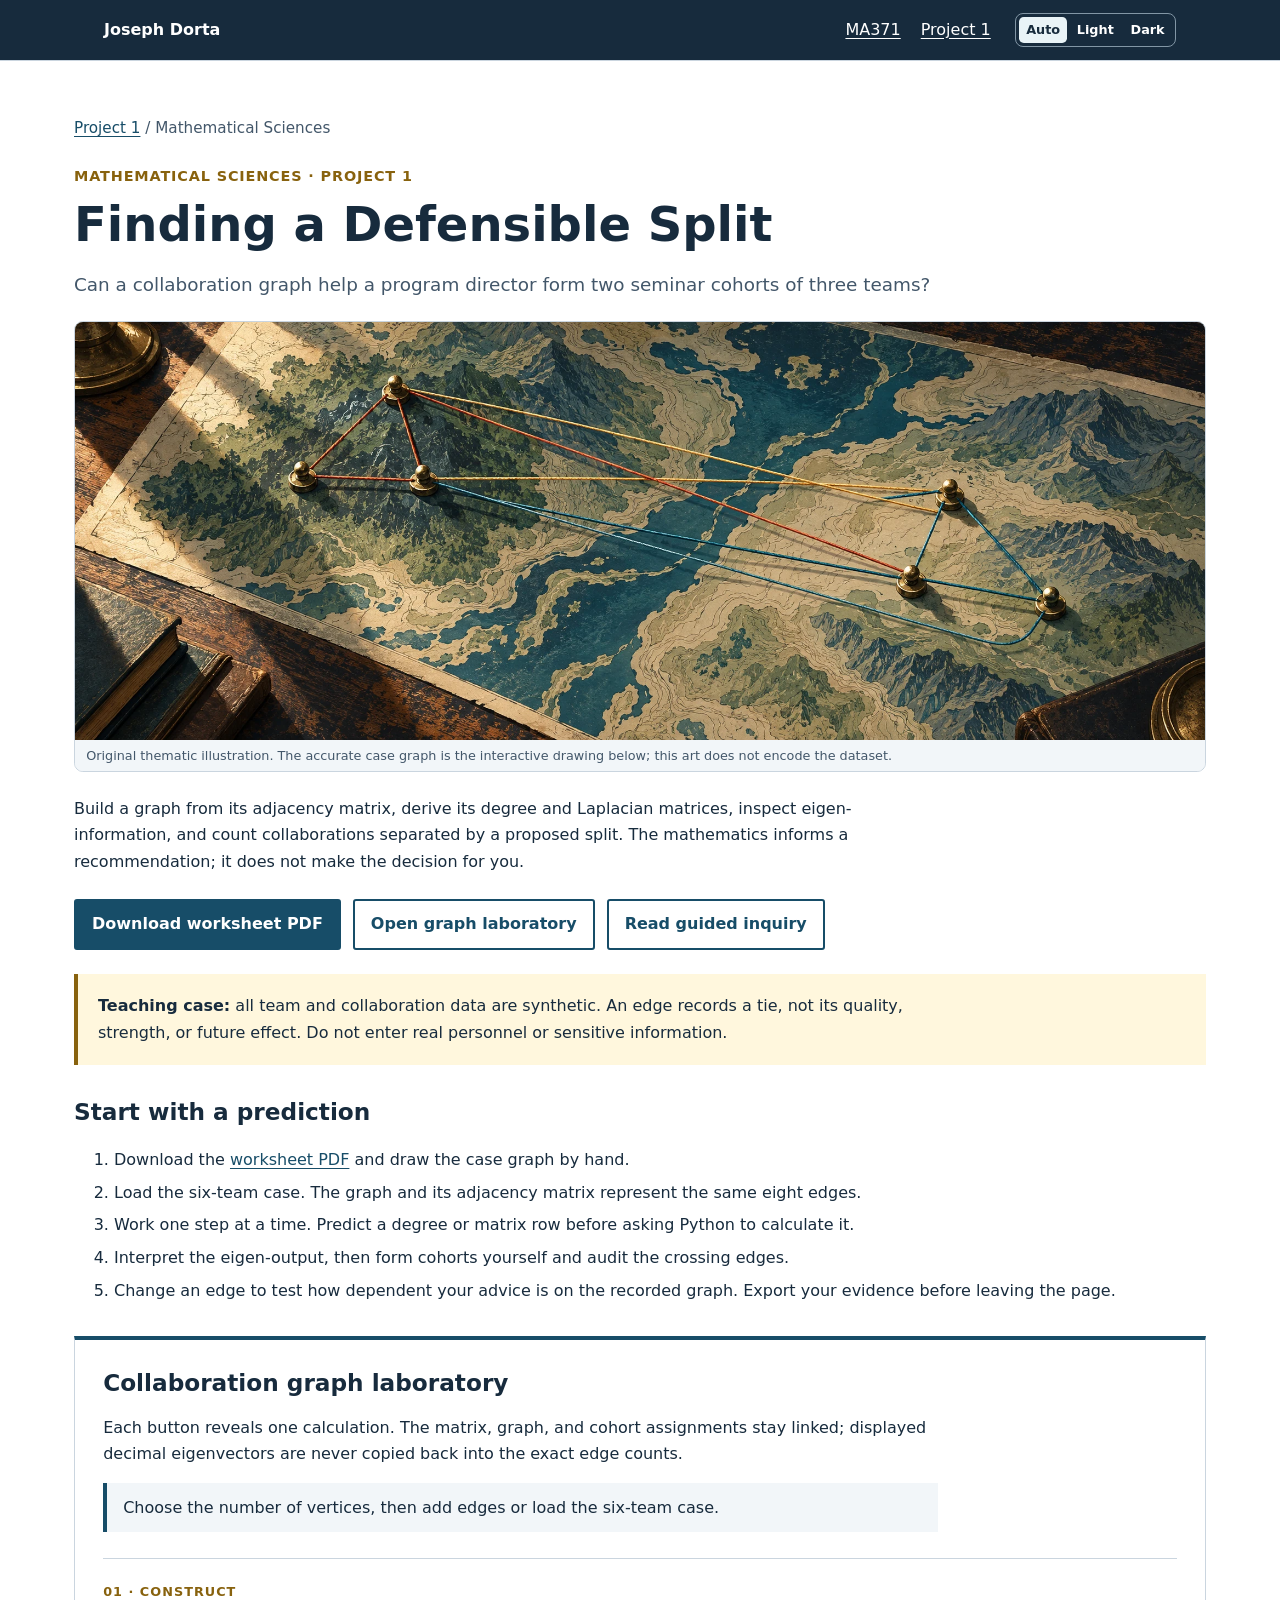
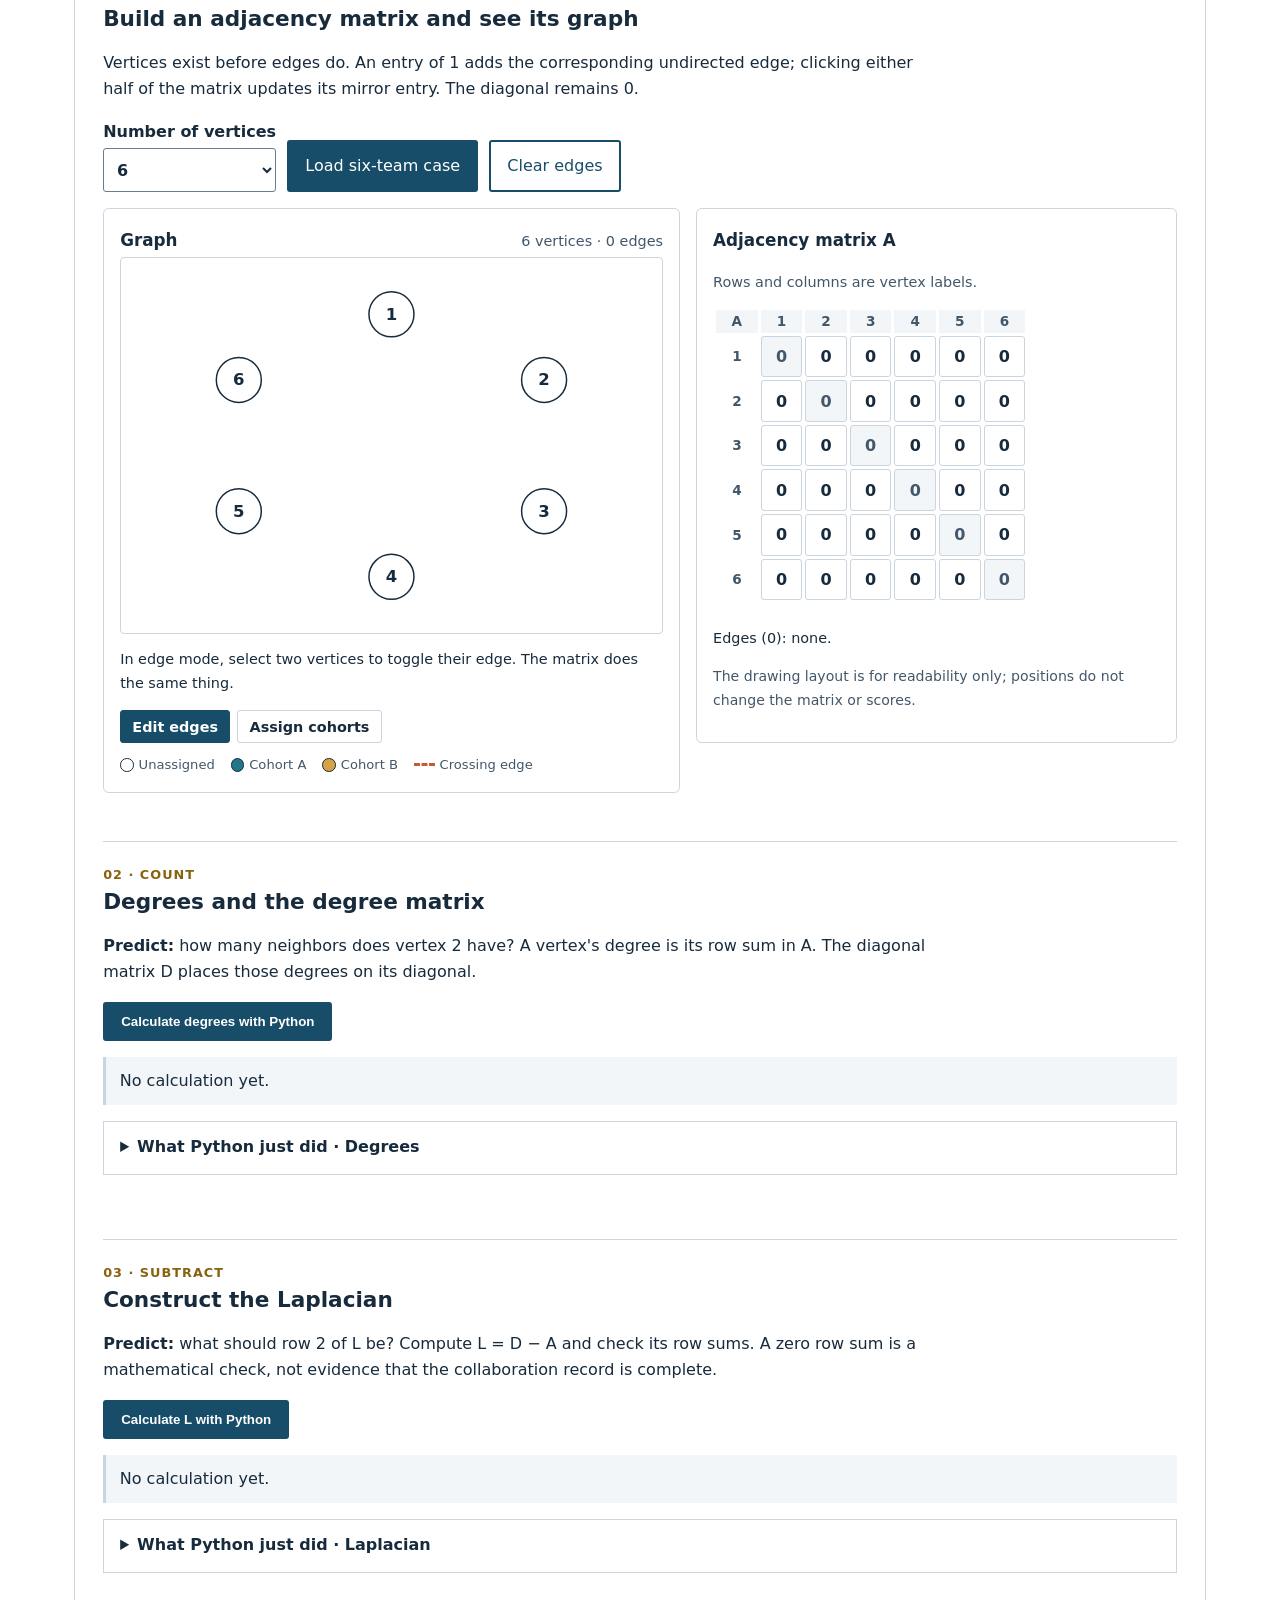
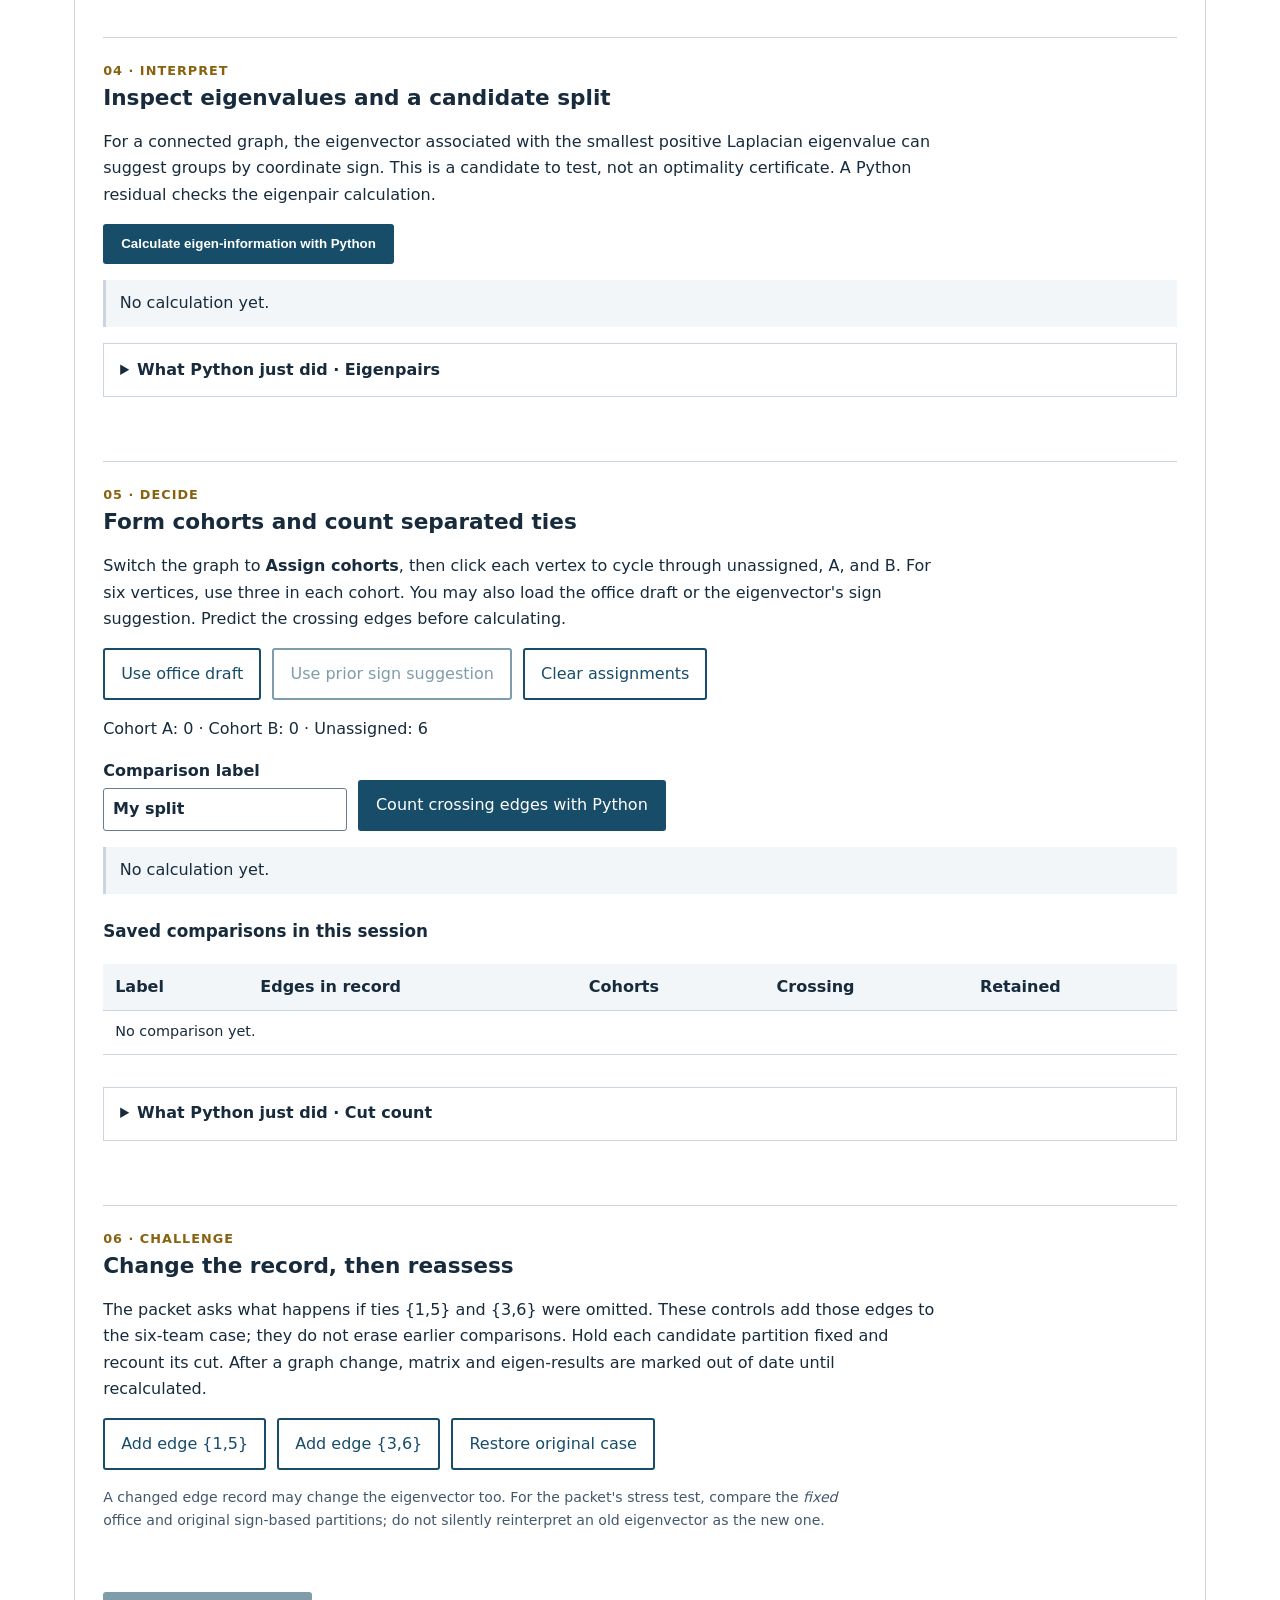
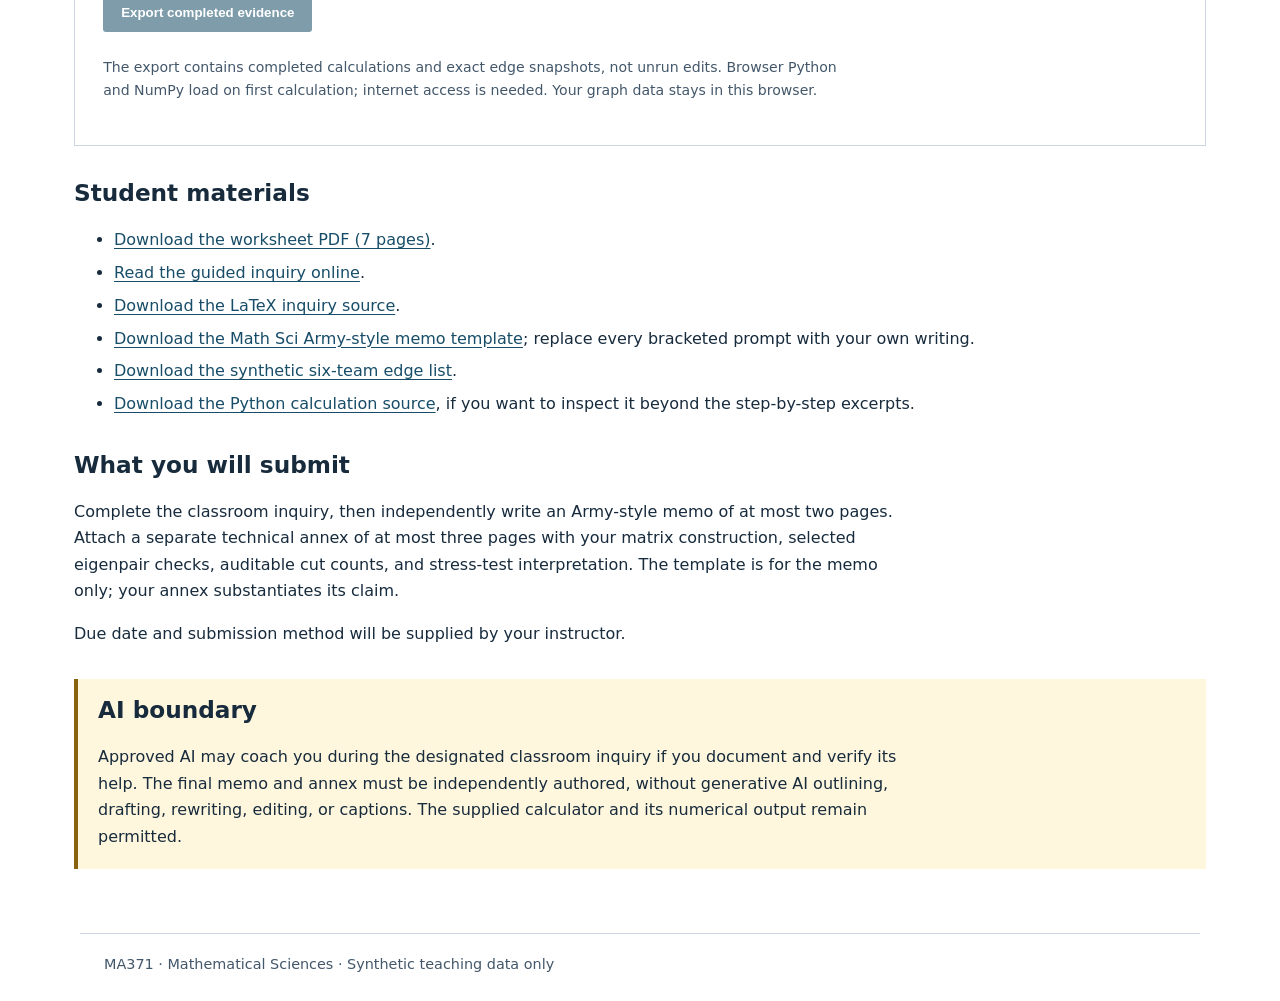
<file: ma371/project1/math/index.html>
<!doctype html>
<html lang="en">
<head>
  <meta charset="utf-8"><meta name="viewport" content="width=device-width, initial-scale=1">
  <title>Finding a Defensible Split | MA371 Mathematical Sciences</title>
  <meta name="description" content="A guided graph inquiry with a step-by-step Python calculator and responsive manipulative.">
  <link rel="stylesheet" href="../../../assets/style.css"><link rel="stylesheet" href="../../../assets/theme.css"><link rel="stylesheet" href="math.css">
  <script src="../../../assets/theme.js"></script><script type="module" src="graph-lab.mjs"></script><link rel="icon" href="../../../assets/favicon.svg" type="image/svg+xml">
</head>
<body>
<a class="skip" href="#main">Skip to content</a>
<header class="site-header"><div class="wrap"><a class="brand" href="../../../">Joseph Dorta</a><nav aria-label="Main"><a href="../../">MA371</a><a href="../">Project 1</a></nav></div></header>
<main id="main" class="wrap math-page">
  <p class="breadcrumbs"><a href="../">Project 1</a> / Mathematical Sciences</p><p class="eyebrow">Mathematical Sciences · Project 1</p>
  <h1>Finding a Defensible Split</h1><p class="lead">Can a collaboration graph help a program director form two seminar cohorts of three teams?</p>
  <figure class="hero-art"><img src="math-sci-network-art.webp" width="2061" height="763" alt="Illustrative overhead planning map with six markers connected by colored threads in two loose groups." fetchpriority="high"><figcaption>Original thematic illustration. The accurate case graph is the interactive drawing below; this art does not encode the dataset.</figcaption></figure>
  <p>Build a graph from its adjacency matrix, derive its degree and Laplacian matrices, inspect eigen-information, and count collaborations separated by a proposed split. The mathematics informs a recommendation; it does not make the decision for you.</p>
  <div class="actions"><a class="button" href="MA371_Project1_MathSci_Guided_Inquiry.pdf" download>Download worksheet PDF</a><a class="button secondary" href="#lab">Open graph laboratory</a><a class="button secondary" href="inquiry.html">Read guided inquiry</a></div>
  <div class="note"><p><strong>Teaching case:</strong> all team and collaboration data are synthetic. An edge records a tie, not its quality, strength, or future effect. Do not enter real personnel or sensitive information.</p></div>
  <section aria-labelledby="start-title"><h2 id="start-title">Start with a prediction</h2><ol><li>Download the <a href="MA371_Project1_MathSci_Guided_Inquiry.pdf" download>worksheet PDF</a> and draw the case graph by hand.</li><li>Load the six-team case. The graph and its adjacency matrix represent the same eight edges.</li><li>Work one step at a time. Predict a degree or matrix row before asking Python to calculate it.</li><li>Interpret the eigen-output, then form cohorts yourself and audit the crossing edges.</li><li>Change an edge to test how dependent your advice is on the recorded graph. Export your evidence before leaving the page.</li></ol></section>

  <section id="lab" class="graph-lab" aria-labelledby="lab-title"><h2 id="lab-title">Collaboration graph laboratory</h2><p>Each button reveals one calculation. The matrix, graph, and cohort assignments stay linked; displayed decimal eigenvectors are never copied back into the exact edge counts.</p><p class="lab-status" id="lab-status" role="status" aria-live="polite">Choose the number of vertices, then add edges or load the six-team case.</p><noscript><p>This interactive requires JavaScript and browser Python. Use the printable inquiry packet if either is unavailable.</p></noscript>
    <section class="lab-step" id="build" aria-labelledby="build-title"><p class="step-number">01 · Construct</p><h3 id="build-title">Build an adjacency matrix and see its graph</h3><p>Vertices exist before edges do. An entry of 1 adds the corresponding undirected edge; clicking either half of the matrix updates its mirror entry. The diagonal remains 0.</p><div class="lab-controls"><label for="vertex-count">Number of vertices <select id="vertex-count"><option>3</option><option>4</option><option>5</option><option selected>6</option><option>7</option><option>8</option></select></label><button type="button" class="button" id="load-case">Load six-team case</button><button type="button" class="button secondary" id="clear-edges">Clear edges</button></div>
      <div class="build-grid"><div class="visual-panel"><div class="panel-heading"><h4>Graph</h4><p id="graph-summary">Six unconnected vertices</p></div><svg id="graph-svg" viewBox="0 0 720 500" role="img" aria-label="Graph with six labeled vertices and no edges"></svg><p class="graph-instruction" id="graph-instruction">In edge mode, select two vertices to toggle their edge. The matrix does the same thing.</p><div class="mode-controls" role="group" aria-label="Graph interaction mode"><button type="button" id="edge-mode" aria-pressed="true">Edit edges</button><button type="button" id="cohort-mode" aria-pressed="false">Assign cohorts</button></div><div class="graph-legend"><span><i class="legend-dot unassigned"></i>Unassigned</span><span><i class="legend-dot cohort-a"></i>Cohort A</span><span><i class="legend-dot cohort-b"></i>Cohort B</span><span><i class="legend-line"></i>Crossing edge</span></div></div>
      <div class="matrix-panel"><div class="panel-heading"><h4>Adjacency matrix A</h4><p>Rows and columns are vertex labels.</p></div><div class="matrix-scroll" id="matrix-editor"></div><p id="edge-list" class="edge-list">Edges: none.</p><p class="small">The drawing layout is for readability only; positions do not change the matrix or scores.</p></div></div></section>
    <section class="lab-step" id="degree-step" aria-labelledby="degree-title"><p class="step-number">02 · Count</p><h3 id="degree-title">Degrees and the degree matrix</h3><p><strong>Predict:</strong> how many neighbors does vertex 2 have? A vertex's degree is its row sum in A. The diagonal matrix D places those degrees on its diagonal.</p><button type="button" class="button" id="calculate-degrees">Calculate degrees with Python</button><div id="degree-result" class="step-result" aria-live="polite"><p>No degree calculation yet.</p></div><details class="code-view"><summary>What Python just did · Degrees</summary><pre id="code-degrees">The calculation code will appear here.</pre></details></section>
    <section class="lab-step" id="laplacian-step" aria-labelledby="laplacian-title"><p class="step-number">03 · Subtract</p><h3 id="laplacian-title">Construct the Laplacian</h3><p><strong>Predict:</strong> what should row 2 of L be? Compute L = D − A and check its row sums. A zero row sum is a mathematical check, not evidence that the collaboration record is complete.</p><button type="button" class="button" id="calculate-laplacian">Calculate L with Python</button><div id="laplacian-result" class="step-result" aria-live="polite"><p>No Laplacian calculation yet.</p></div><details class="code-view"><summary>What Python just did · Laplacian</summary><pre id="code-laplacian">The calculation code will appear here.</pre></details></section>
    <section class="lab-step" id="spectrum-step" aria-labelledby="spectrum-title"><p class="step-number">04 · Interpret</p><h3 id="spectrum-title">Inspect eigenvalues and a candidate split</h3><p>For a connected graph, the eigenvector associated with the smallest positive Laplacian eigenvalue can suggest groups by coordinate sign. This is a candidate to test, not an optimality certificate. A Python residual checks the eigenpair calculation.</p><button type="button" class="button" id="calculate-spectrum">Calculate eigen-information with Python</button><div id="spectrum-result" class="step-result" aria-live="polite"><p>No eigen-calculation yet.</p></div><details class="code-view"><summary>What Python just did · Eigenpairs</summary><pre id="code-spectrum">The calculation code will appear here.</pre></details></section>
    <section class="lab-step" id="cohort-step" aria-labelledby="cohort-title"><p class="step-number">05 · Decide</p><h3 id="cohort-title">Form cohorts and count separated ties</h3><p>Switch the graph to <strong>Assign cohorts</strong>, then click each vertex to cycle through unassigned, A, and B. For six vertices, use three in each cohort. You may also load the office draft or the eigenvector's sign suggestion. Predict the crossing edges before calculating.</p><div class="lab-controls"><button type="button" class="button secondary" id="office-split">Use office draft</button><button type="button" class="button secondary" id="spectral-split" disabled>Use sign suggestion</button><button type="button" class="button secondary" id="clear-cohorts">Clear assignments</button></div><p id="cohort-counts">Cohort A: 0 · Cohort B: 0 · Unassigned: 6</p><div class="lab-controls"><label for="split-label">Comparison label <input id="split-label" type="text" maxlength="40" value="My split"></label><button type="button" class="button" id="calculate-cut">Count crossing edges with Python</button></div><div id="cut-result" class="step-result" aria-live="polite"><p>No cohort count yet.</p></div><div class="history-wrap"><h4>Saved comparisons in this session</h4><div class="table-scroll"><table id="comparison-table"><thead><tr><th scope="col">Label</th><th scope="col">Edges in record</th><th scope="col">Cohorts</th><th scope="col">Crossing</th><th scope="col">Retained</th></tr></thead><tbody><tr><td colspan="5">No comparison yet.</td></tr></tbody></table></div></div><details class="code-view"><summary>What Python just did · Cut count</summary><pre id="code-cut">The calculation code will appear here.</pre></details></section>
    <section class="lab-step" id="challenge-step" aria-labelledby="challenge-title"><p class="step-number">06 · Challenge</p><h3 id="challenge-title">Change the record, then reassess</h3><p>The packet asks what happens if ties {1,5} and {3,6} were omitted. These controls add those edges to the six-team case; they do not erase earlier comparisons. Hold each candidate partition fixed and recount its cut. After a graph change, matrix and eigen-results are marked out of date until recalculated.</p><div class="lab-controls"><button type="button" class="button secondary" id="add-stress-one">Add edge {1,5}</button><button type="button" class="button secondary" id="add-stress-two">Add edge {3,6}</button><button type="button" class="button secondary" id="restore-case">Restore original case</button></div><p class="small">A changed edge record may change the eigenvector too. For the packet's stress test, compare the <em>fixed</em> office and original sign-based partitions; do not silently reinterpret an old eigenvector as the new one.</p></section>
    <div class="actions"><button type="button" class="button" id="export-evidence" disabled>Export completed evidence</button></div><p class="small">The export contains completed calculations and exact edge snapshots, not unrun edits. Browser Python and NumPy load on first calculation; internet access is needed. Your graph data stays in this browser.</p>
  </section>
  <section aria-labelledby="materials-title"><h2 id="materials-title">Student materials</h2><ul><li><a href="MA371_Project1_MathSci_Guided_Inquiry.pdf" download>Download the worksheet PDF (7 pages)</a>.</li><li><a href="inquiry.html">Read the guided inquiry online</a>.</li><li><a href="Project1_MathSci_Guided_Inquiry.tex" download>Download the LaTeX inquiry source</a>.</li><li><a href="MathSci_Cohort_Memo_Template.docx" download>Download the Math Sci Army-style memo template</a>; replace every bracketed prompt with your own writing.</li><li><a href="graph_data.json" download>Download the synthetic six-team edge list</a>.</li><li><a href="graph_model.py" download>Download the Python calculation source</a>, if you want to inspect it beyond the step-by-step excerpts.</li></ul></section>
  <section aria-labelledby="submit-title"><h2 id="submit-title">What you will submit</h2><p>Complete the classroom inquiry, then independently write an Army-style memo of at most two pages. Attach a separate technical annex of at most three pages with your matrix construction, selected eigenpair checks, auditable cut counts, and stress-test interpretation. The template is for the memo only; your annex substantiates its claim.</p><p>Due date and submission method will be supplied by your instructor.</p></section>
  <section class="note" aria-labelledby="ai-title"><h2 id="ai-title">AI boundary</h2><p>Approved AI may coach you during the designated classroom inquiry if you document and verify its help. The final memo and annex must be independently authored, without generative AI outlining, drafting, rewriting, editing, or captions. The supplied calculator and its numerical output remain permitted.</p></section>
</main><footer class="wrap">MA371 · Mathematical Sciences · Synthetic teaching data only</footer></body></html>
</file>
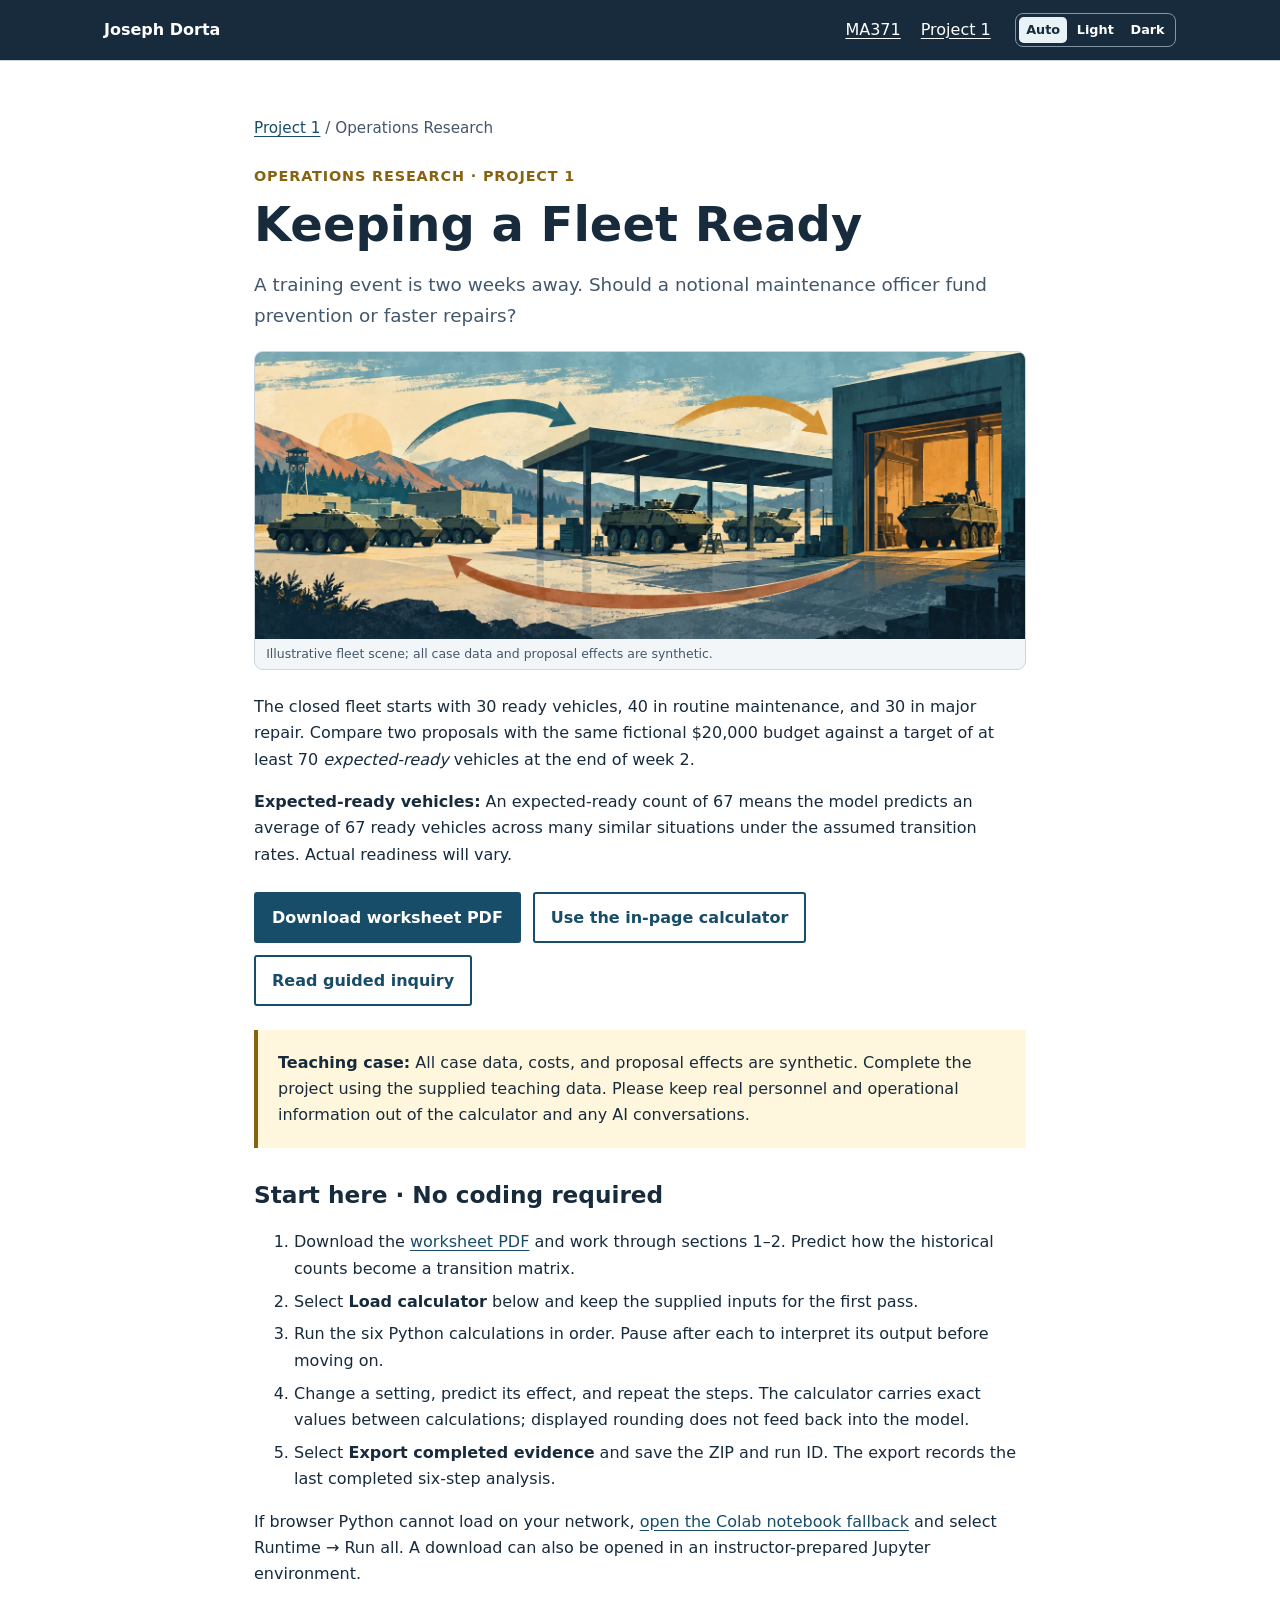
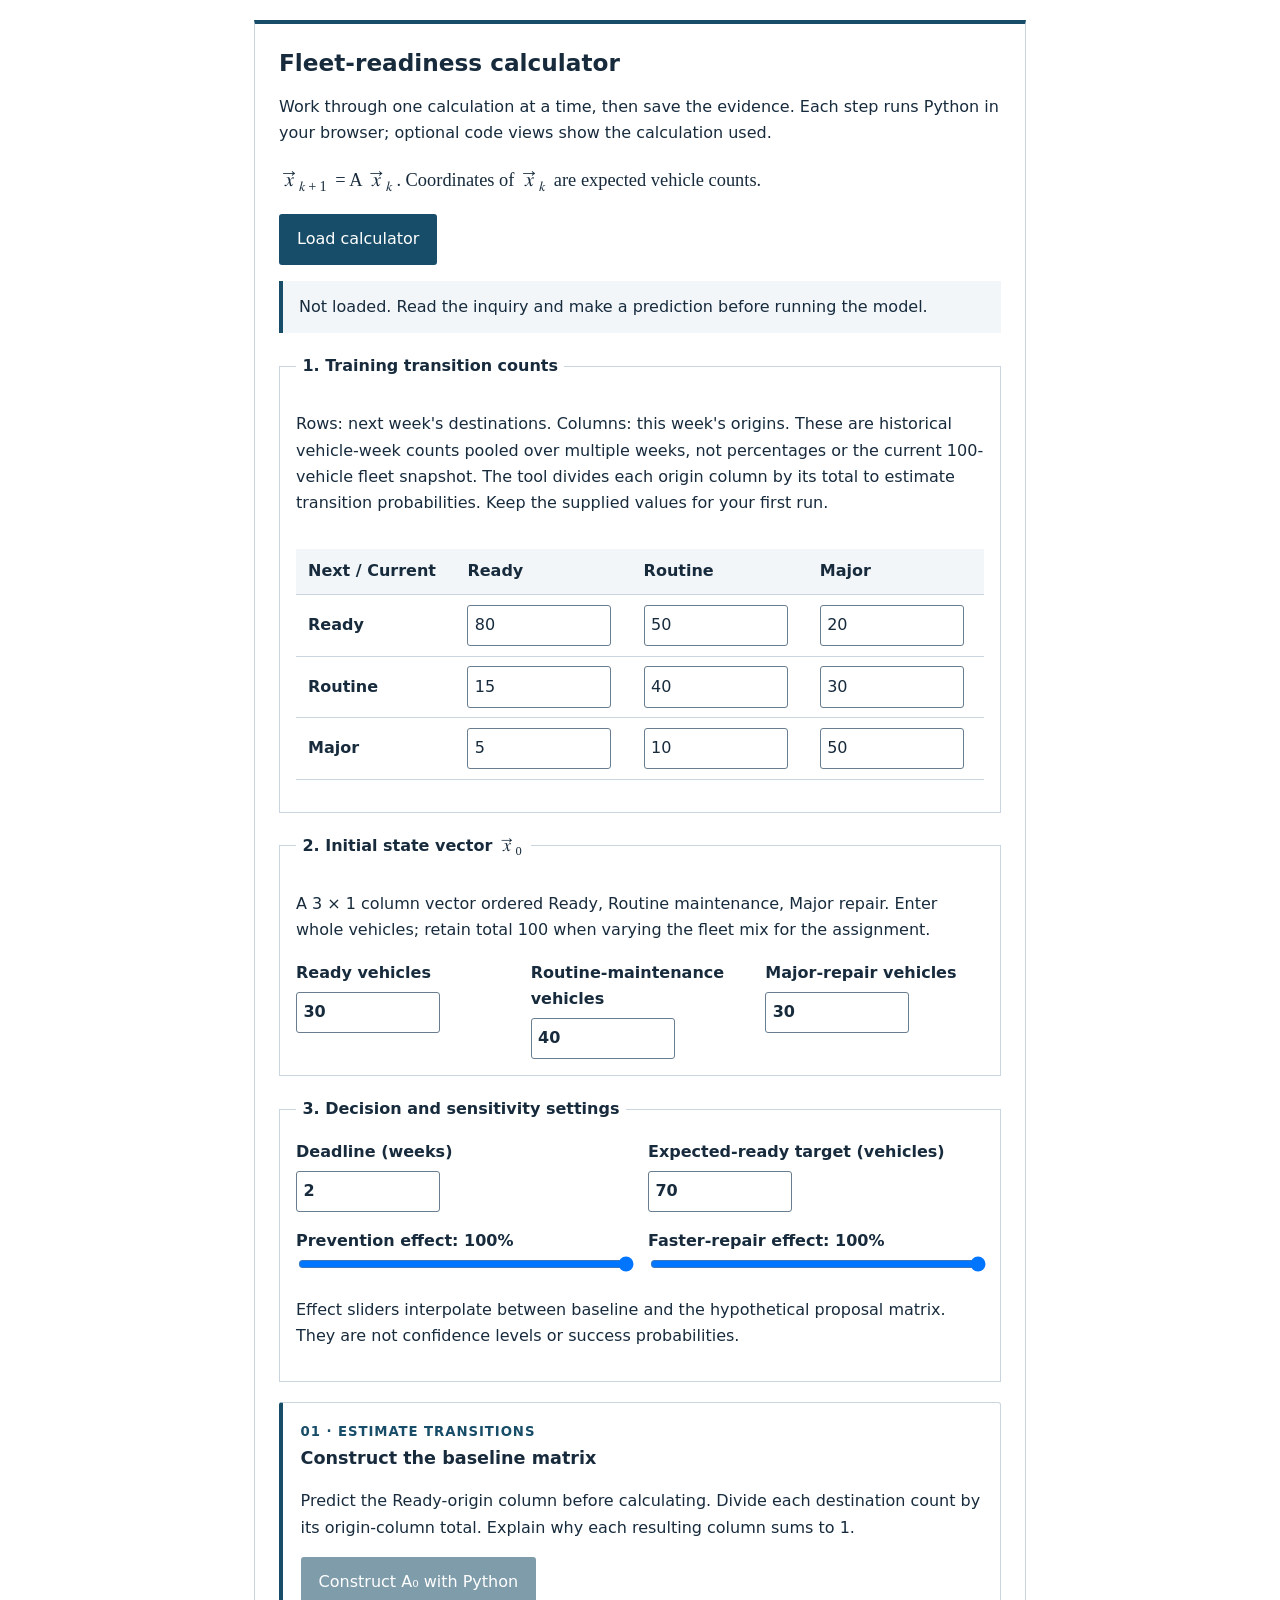
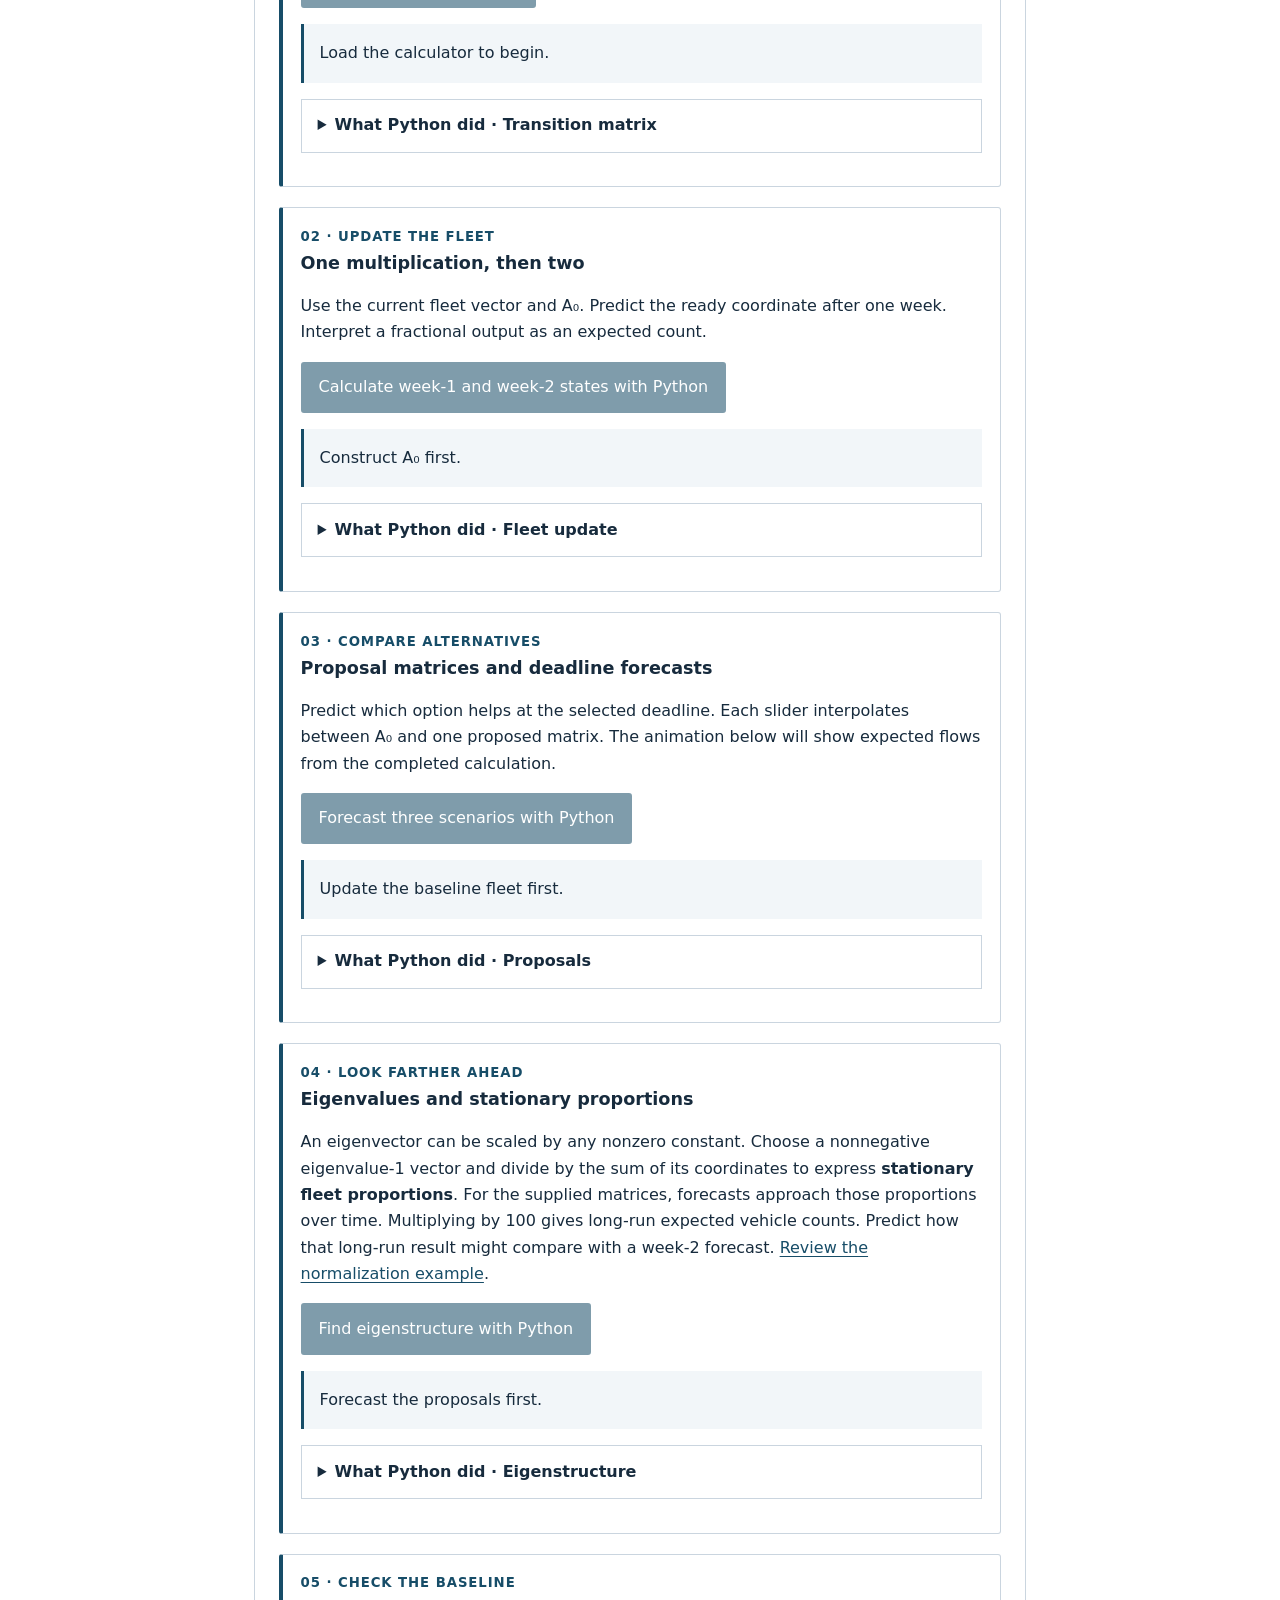
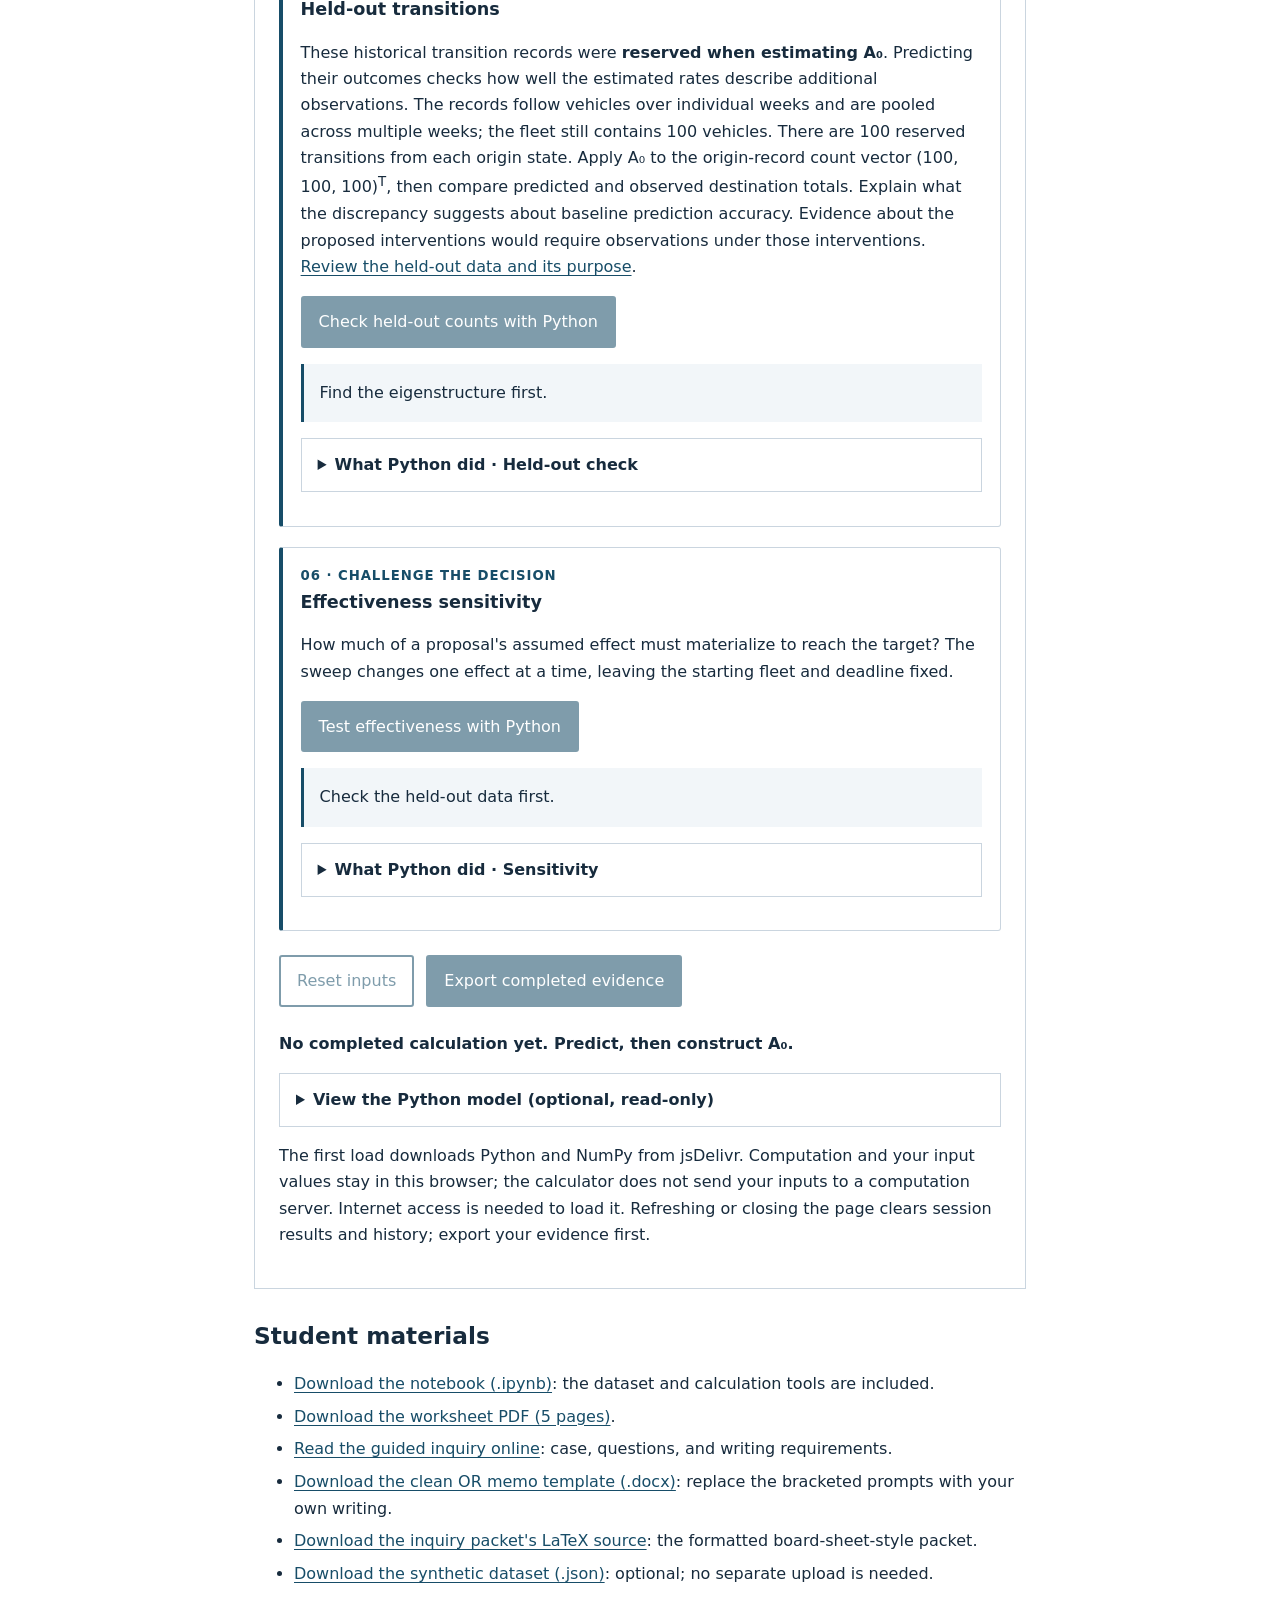
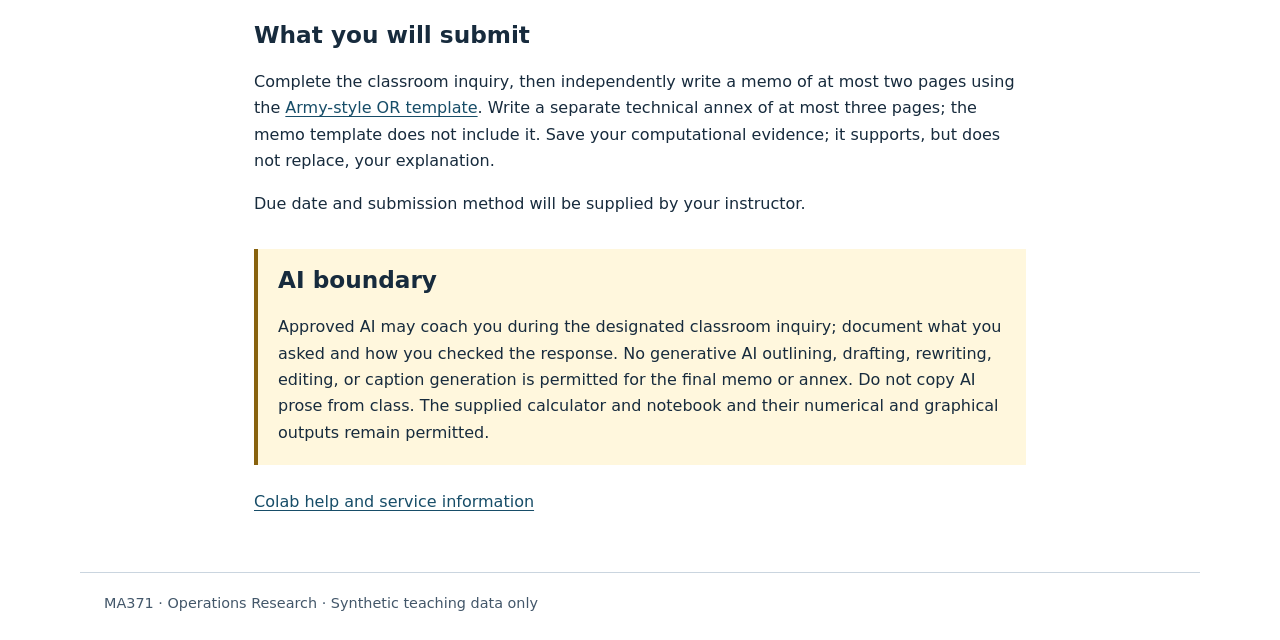
<file: ma371/project1/or/index.html>
<!doctype html>
<html lang="en"><head><meta charset="utf-8"><meta name="viewport" content="width=device-width, initial-scale=1"><title>Keeping a Fleet Ready | MA371 Project 1</title><meta name="description" content="An Operations Research guided inquiry using an embedded no-coding calculator to compare fleet maintenance proposals."><link rel="stylesheet" href="../../../assets/style.css"><link rel="stylesheet" href="lab.css"><link rel="stylesheet" href="visuals.css?v=20261009-visuals"><link rel="stylesheet" href="../../../assets/theme.css"><script src="../../../assets/theme.js"></script><script type="module" src="lab.mjs?v=20261009-visuals"></script><link rel="icon" href="../../../assets/favicon.svg" type="image/svg+xml"></head>
<body><a class="skip" href="#main">Skip to content</a><header class="site-header"><div class="wrap"><a class="brand" href="../../../">Joseph Dorta</a><nav aria-label="Main"><a href="../../">MA371</a><a href="../">Project 1</a></nav></div></header><main id="main" class="wrap compact"><p class="breadcrumbs"><a href="../">Project 1</a> / Operations Research</p><p class="eyebrow">Operations Research · Project 1</p><h1>Keeping a Fleet Ready</h1><p class="lead">A training event is two weeks away. Should a notional maintenance officer fund prevention or faster repairs?</p><figure class="hero-art"><img src="fleet-depot-art.webp" width="1600" height="595" alt="Original screen-print-style illustration of Stryker-like vehicles moving between ready, routine-maintenance, and major-repair areas at a notional depot." fetchpriority="high"><figcaption>Illustrative fleet scene; all case data and proposal effects are synthetic.</figcaption></figure><p>The closed fleet starts with 30 ready vehicles, 40 in routine maintenance, and 30 in major repair. Compare two proposals with the same fictional $20,000 budget against a target of at least 70 <em>expected-ready</em> vehicles at the end of week 2.</p><p><strong>Expected-ready vehicles:</strong> An expected-ready count of 67 means the model predicts an average of 67 ready vehicles across many similar situations under the assumed transition rates. Actual readiness will vary.</p><div class="actions"><a class="button" href="MA371_Project1_OR_Guided_Inquiry.pdf" download>Download worksheet PDF</a><a class="button secondary" href="#calculator">Use the in-page calculator</a><a class="button secondary" href="inquiry.html">Read guided inquiry</a></div><div class="note"><p><strong>Teaching case:</strong> All case data, costs, and proposal effects are synthetic. Complete the project using the supplied teaching data. Please keep real personnel and operational information out of the calculator and any AI conversations.</p></div>
<section><h2>Start here · No coding required</h2><ol><li>Download the <a href="MA371_Project1_OR_Guided_Inquiry.pdf" download>worksheet PDF</a> and work through sections 1–2. Predict how the historical counts become a transition matrix.</li><li>Select <strong>Load calculator</strong> below and keep the supplied inputs for the first pass.</li><li>Run the six Python calculations in order. Pause after each to interpret its output before moving on.</li><li>Change a setting, predict its effect, and repeat the steps. The calculator carries exact values between calculations; displayed rounding does not feed back into the model.</li><li>Select <strong>Export completed evidence</strong> and save the ZIP and run ID. The export records the last completed six-step analysis.</li></ol><p>If browser Python cannot load on your network, <a href="https://colab.research.google.com/github/Joseph-Dorta/Joseph-Dorta.github.io/blob/main/ma371/project1/or/OR_Fleet_Readiness.ipynb">open the Colab notebook fallback</a> and select Runtime → Run all. A download can also be opened in an instructor-prepared Jupyter environment.</p></section>
<section class="calculator" id="calculator" aria-labelledby="calculator-title">
<h2 id="calculator-title">Fleet-readiness calculator</h2>
<p>Work through one calculation at a time, then save the evidence. Each step runs Python in your browser; optional code views show the calculation used.</p>
<p class="math"><math class="vec" xmlns="http://www.w3.org/1998/Math/MathML"><msub><mover accent="true"><mi>x</mi><mo stretchy="true">&#x2192;</mo></mover><mrow><mi>k</mi><mo>+</mo><mn>1</mn></mrow></msub></math> = A <math class="vec" xmlns="http://www.w3.org/1998/Math/MathML"><msub><mover accent="true"><mi>x</mi><mo stretchy="true">&#x2192;</mo></mover><mi>k</mi></msub></math>. Coordinates of <math class="vec" xmlns="http://www.w3.org/1998/Math/MathML"><msub><mover accent="true"><mi>x</mi><mo stretchy="true">&#x2192;</mo></mover><mi>k</mi></msub></math> are expected vehicle counts.</p>
<button class="button" type="button" id="load-calculator">Load calculator</button>
<p id="calculator-status" class="calculator-status" role="status" aria-live="polite">Not loaded. Read the inquiry and make a prediction before running the model.</p>
<noscript><p>This calculator needs JavaScript. Use the notebook fallback or ask your instructor.</p></noscript>
<form id="fleet-form" novalidate>
<fieldset><legend>1. Training transition counts</legend><p>Rows: next week's destinations. Columns: this week's origins. These are historical vehicle-week counts pooled over multiple weeks, not percentages or the current 100-vehicle fleet snapshot. The tool divides each origin column by its total to estimate transition probabilities. Keep the supplied values for your first run.</p>
<div class="table-scroll"><table><thead><tr><th scope="col">Next / Current</th><th scope="col">Ready</th><th scope="col">Routine</th><th scope="col">Major</th></tr></thead><tbody>
<tr><th scope="row">Ready</th><td><input aria-label="Ready to Ready observations" name="count-0-0" type="number" min="0" step="1" value="80" required></td><td><input aria-label="Routine to Ready observations" name="count-0-1" type="number" min="0" step="1" value="50" required></td><td><input aria-label="Major to Ready observations" name="count-0-2" type="number" min="0" step="1" value="20" required></td></tr>
<tr><th scope="row">Routine</th><td><input aria-label="Ready to Routine observations" name="count-1-0" type="number" min="0" step="1" value="15" required></td><td><input aria-label="Routine to Routine observations" name="count-1-1" type="number" min="0" step="1" value="40" required></td><td><input aria-label="Major to Routine observations" name="count-1-2" type="number" min="0" step="1" value="30" required></td></tr>
<tr><th scope="row">Major</th><td><input aria-label="Ready to Major observations" name="count-2-0" type="number" min="0" step="1" value="5" required></td><td><input aria-label="Routine to Major observations" name="count-2-1" type="number" min="0" step="1" value="10" required></td><td><input aria-label="Major to Major observations" name="count-2-2" type="number" min="0" step="1" value="50" required></td></tr>
</tbody></table></div></fieldset>
<fieldset><legend>2. Initial state vector <math class="vec" xmlns="http://www.w3.org/1998/Math/MathML"><msub><mover accent="true"><mi>x</mi><mo stretchy="true">&#x2192;</mo></mover><mn>0</mn></msub></math></legend><p>A 3 × 1 column vector ordered Ready, Routine maintenance, Major repair. Enter whole vehicles; retain total 100 when varying the fleet mix for the assignment.</p><div class="fields">
<label>Ready vehicles<input name="initial-0" type="number" min="0" step="1" value="30" required></label>
<label>Routine-maintenance vehicles<input name="initial-1" type="number" min="0" step="1" value="40" required></label>
<label>Major-repair vehicles<input name="initial-2" type="number" min="0" step="1" value="30" required></label>
</div></fieldset>
<fieldset><legend>3. Decision and sensitivity settings</legend><div class="fields two">
<label>Deadline (weeks)<input name="deadline" type="number" min="1" max="52" step="1" value="2" required></label>
<label>Expected-ready target (vehicles)<input name="target" type="number" min="0" step="any" value="70" required></label>
<label>Prevention effect: <output id="prevention-value">100%</output><input name="prevention" type="range" min="0" max="100" step="1" value="100"></label>
<label>Faster-repair effect: <output id="repair-value">100%</output><input name="repair" type="range" min="0" max="100" step="1" value="100"></label>
</div><p>Effect sliders interpolate between baseline and the hypothetical proposal matrix. They are not confidence levels or success probabilities.</p></fieldset>
</form>
<section class="lab-step" id="matrix-step"><p class="step-number">01 · Estimate transitions</p><h3>Construct the baseline matrix</h3><p>Predict the Ready-origin column before calculating. Divide each destination count by its origin-column total. Explain why each resulting column sums to 1.</p><button class="button stage-button" id="matrix-button" type="button" disabled>Construct A₀ with Python</button><div class="stage-result" id="matrix-result" aria-live="polite">Load the calculator to begin.</div><details class="code-view" data-step="matrix"><summary>What Python did · Transition matrix</summary><pre></pre></details></section>
<section class="lab-step" id="advance-step"><p class="step-number">02 · Update the fleet</p><h3>One multiplication, then two</h3><p>Use the current fleet vector and A₀. Predict the ready coordinate after one week. Interpret a fractional output as an expected count.</p><button class="button stage-button" id="advance-button" type="button" disabled>Calculate week-1 and week-2 states with Python</button><div class="stage-result" id="advance-result" aria-live="polite">Construct A₀ first.</div><details class="code-view" data-step="advance"><summary>What Python did · Fleet update</summary><pre></pre></details></section>
<section class="lab-step" id="proposals-step"><p class="step-number">03 · Compare alternatives</p><h3>Proposal matrices and deadline forecasts</h3><p>Predict which option helps at the selected deadline. Each slider interpolates between A₀ and one proposed matrix. The animation below will show expected flows from the completed calculation.</p><button class="button stage-button" id="proposals-button" type="button" disabled>Forecast three scenarios with Python</button><div class="stage-result" id="proposals-result" aria-live="polite">Update the baseline fleet first.</div><details class="code-view" data-step="proposals"><summary>What Python did · Proposals</summary><pre></pre></details></section>
<section class="trajectory-view" id="forecast-view" aria-labelledby="forecast-title" hidden>
<h3 id="forecast-title">Read the fleet over time</h3>
<p class="inquiry-prompt"><strong>Predict:</strong> When might the preferred proposal change? Which maintenance category explains the readiness difference?</p>
<p id="forecast-context" class="visual-caption"></p>
<div class="forecast-controls">
<label for="forecast-scenario">Scenario for composition, state vector, and animation<select id="forecast-scenario"><option>Baseline</option><option>Prevention</option><option>Faster repairs</option></select></label>
<div><label for="forecast-week">Shared week: <output id="forecast-week-value" for="forecast-week">2</output></label><input id="forecast-week" type="range" min="0" max="12" step="1" value="2" aria-describedby="forecast-week-help"><div class="week-buttons"><button class="button secondary" id="forecast-previous" type="button">Previous week</button><button class="button secondary" id="forecast-next" type="button">Next week</button></div></div>
</div>
<p class="visual-caption" id="forecast-week-help">The week selector links the two plots, the state vector, the outgoing vehicle-flow animation, and the eigenmode view after step 04. It changes the view of the completed forecast.</p>
<figure class="forecast-figure"><h4>Which proposal helps at the relevant time?</h4><div class="chart-legend policy-legend"><span class="policy-baseline">Baseline · dashed</span><span class="policy-prevention">Prevention · solid</span><span class="policy-repair">Faster repairs · dotted</span></div><div id="ready-chart" class="responsive-chart"></div><figcaption>Points are expected-ready counts at integer weeks. Connecting segments guide the eye. The horizontal target and vertical deadline refer to this completed calculation.</figcaption></figure>
<div id="ready-reading" class="visual-reading" aria-live="polite"></div>
<button class="button secondary figure-download" data-figure="ready" type="button">Download readiness figure (SVG)</button>
<figure class="forecast-figure"><h4>Where is the rest of the fleet?</h4><div class="chart-legend state-legend"><span class="state-ready">Ready</span><span class="state-routine">Routine maintenance</span><span class="state-major">Major repair</span></div><div id="composition-chart" class="responsive-chart"></div><figcaption>Each weekly bar shows all three coordinates of the selected scenario's state vector. Its total is the conserved expected fleet size. The outlined bar is the selected week.</figcaption></figure>
<div id="state-reading" class="visual-reading" aria-live="polite"></div>
<button class="button secondary figure-download" data-figure="composition" type="button">Download composition figure (SVG)</button>
<p class="visual-caption">Figures use completed step-03 values at full numerical precision. Downloads include those inputs and the figure's selected view. After step 06, also save the complete evidence ZIP.</p>
</section>
<aside class="fleet-flow" id="fleet-flow" aria-labelledby="fleet-flow-title" hidden>
<h3 id="fleet-flow-title">Expected vehicle flow</h3>
<p id="flow-context">Use the shared scenario and week selectors above, then choose an origin state here.</p>
<details id="flow-controls"><summary>Choose an origin state</summary>
<label>From state<select id="flow-origin"><option value="0">Ready</option><option value="1">Routine maintenance</option><option value="2">Major repair</option></select></label>
</details>
<svg id="flow-svg" viewBox="0 0 240 260" role="img" aria-label="Expected transitions between states"></svg>
<button class="button secondary" id="flow-play" type="button">Pause animation</button>
<p class="flow-disclaimer">Moving icons show relative expected flow, not individual physical vehicles.</p>
<div id="flow-values" aria-live="polite"></div>
</aside>
<section class="lab-step" id="modes-step"><p class="step-number">04 · Look farther ahead</p><h3>Eigenvalues and stationary proportions</h3><p>An eigenvector can be scaled by any nonzero constant. Choose a nonnegative eigenvalue-1 vector and divide by the sum of its coordinates to express <strong>stationary fleet proportions</strong>. For the supplied matrices, forecasts approach those proportions over time. Multiplying by 100 gives long-run expected vehicle counts. Predict how that long-run result might compare with a week-2 forecast. <a href="inquiry.html#normalization">Review the normalization example</a>.</p><button class="button stage-button" id="modes-button" type="button" disabled>Find eigenstructure with Python</button><div class="stage-result" id="modes-result" aria-live="polite">Forecast the proposals first.</div><details class="code-view" data-step="modes"><summary>What Python did · Eigenstructure</summary><pre></pre></details></section>
<details class="trajectory-view" id="mode-view" hidden><summary>Why does the forecast settle down? Explore its eigenmodes</summary><p class="inquiry-prompt"><strong>Interpret:</strong> Which part of the initial state persists? How do the other mode contributions change with each week?</p><p>When a real eigenvector basis is available, <math xmlns="http://www.w3.org/1998/Math/MathML"><msub><mover accent="true"><mi>x</mi><mo stretchy="true">&#x2192;</mo></mover><mi>k</mi></msub><mo>=</mo><munderover><mo>&#x2211;</mo><mrow><mi>i</mi><mo>=</mo><mn>1</mn></mrow><mn>3</mn></munderover><msub><mi>c</mi><mi>i</mi></msub><msup><msub><mi>&#x03bb;</mi><mi>i</mi></msub><mi>k</mi></msup><msub><mover accent="true"><mi>v</mi><mo stretchy="true">&#x2192;</mo></mover><mi>i</mi></msub></math>. The graph shows each mode's contribution to the <em>ready coordinate</em>, <math xmlns="http://www.w3.org/1998/Math/MathML"><msub><mi>c</mi><mi>i</mi></msub><msup><msub><mi>&#x03bb;</mi><mi>i</mi></msub><mi>k</mi></msup><msub><mi>v</mi><mrow><mi>i</mi><mn>1</mn></mrow></msub></math>, in expected vehicles. A contribution can be negative; their sum reconstructs the ready count.</p><div id="mode-explanation" class="visual-caption"></div><div id="mode-legend" class="chart-legend"></div><div id="mode-chart" class="responsive-chart"></div><div id="mode-reading" class="visual-reading" aria-live="polite"></div><button class="button secondary figure-download" data-figure="modes" type="button">Download eigenmode figure (SVG)</button></details>
<section class="lab-step" id="holdout-step"><p class="step-number">05 · Check the baseline</p><h3>Held-out transitions</h3><p>These historical transition records were <strong>reserved when estimating A₀</strong>. Predicting their outcomes checks how well the estimated rates describe additional observations. The records follow vehicles over individual weeks and are pooled across multiple weeks; the fleet still contains 100 vehicles. There are 100 reserved transitions from each origin state. Apply A₀ to the origin-record count vector (100, 100, 100)<sup>T</sup>, then compare predicted and observed destination totals. Explain what the discrepancy suggests about baseline prediction accuracy. Evidence about the proposed interventions would require observations under those interventions. <a href="inquiry.html#holdout">Review the held-out data and its purpose</a>.</p><button class="button stage-button" id="holdout-button" type="button" disabled>Check held-out counts with Python</button><div class="stage-result" id="holdout-result" aria-live="polite">Find the eigenstructure first.</div><details class="code-view" data-step="holdout"><summary>What Python did · Held-out check</summary><pre></pre></details></section>
<section class="lab-step" id="sensitivity-step"><p class="step-number">06 · Challenge the decision</p><h3>Effectiveness sensitivity</h3><p>How much of a proposal's assumed effect must materialize to reach the target? The sweep changes one effect at a time, leaving the starting fleet and deadline fixed.</p><button class="button stage-button" id="sensitivity-button" type="button" disabled>Test effectiveness with Python</button><div class="stage-result" id="sensitivity-result" aria-live="polite">Check the held-out data first.</div><details class="code-view" data-step="sensitivity"><summary>What Python did · Sensitivity</summary><pre></pre></details></section>
<div class="actions"><button class="button secondary" id="reset-inputs" type="button" disabled>Reset inputs</button><button class="button" id="export-evidence" type="button" disabled>Export completed evidence</button></div>
<p id="result-note" class="result-note">No completed calculation yet. Predict, then construct A₀.</p>
<p><a id="evidence-download" hidden>Download prepared evidence ZIP</a></p>
<details id="full-report" hidden><summary>View complete evidence record and graphs</summary><div id="evidence"></div></details>
<details class="code-view" id="code-view"><summary>View the Python model (optional, read-only)</summary><p>The model source is provided for transparency. No code editing is required.</p><p><a href="fleet_model.py" download>Download the Python source</a></p><pre id="model-code">Open this section to load the source.</pre></details>
<p>The first load downloads Python and NumPy from jsDelivr. Computation and your input values stay in this browser; the calculator does not send your inputs to a computation server. Internet access is needed to load it. Refreshing or closing the page clears session results and history; export your evidence first.</p>
</section><section><h2>Student materials</h2><ul><li><a href="OR_Fleet_Readiness.ipynb" download>Download the notebook (.ipynb)</a>: the dataset and calculation tools are included.</li><li><a href="MA371_Project1_OR_Guided_Inquiry.pdf" download>Download the worksheet PDF (5 pages)</a>.</li><li><a href="inquiry.html">Read the guided inquiry online</a>: case, questions, and writing requirements.</li><li><a href="OR_Fleet_Readiness_Memo_Template.docx" download>Download the clean OR memo template (.docx)</a>: replace the bracketed prompts with your own writing.</li><li><a href="OR_Guided_Inquiry.tex" download>Download the inquiry packet's LaTeX source</a>: the formatted board-sheet-style packet.</li><li><a href="fleet_data.json" download>Download the synthetic dataset (.json)</a>: optional; no separate upload is needed.</li></ul></section>
<section><h2>What you will submit</h2><p>Complete the classroom inquiry, then independently write a memo of at most two pages using the <a href="OR_Fleet_Readiness_Memo_Template.docx" download>Army-style OR template</a>. Write a separate technical annex of at most three pages; the memo template does not include it. Save your computational evidence; it supports, but does not replace, your explanation.</p><p>Due date and submission method will be supplied by your instructor.</p></section>
<section class="note"><h2>AI boundary</h2><p>Approved AI may coach you during the designated classroom inquiry; document what you asked and how you checked the response. No generative AI outlining, drafting, rewriting, editing, or caption generation is permitted for the final memo or annex. Do not copy AI prose from class. The supplied calculator and notebook and their numerical and graphical outputs remain permitted.</p></section><p><a href="https://research.google.com/colaboratory/faq.html">Colab help and service information</a></p></main><footer class="wrap">MA371 · Operations Research · Synthetic teaching data only</footer></body></html>
</file>
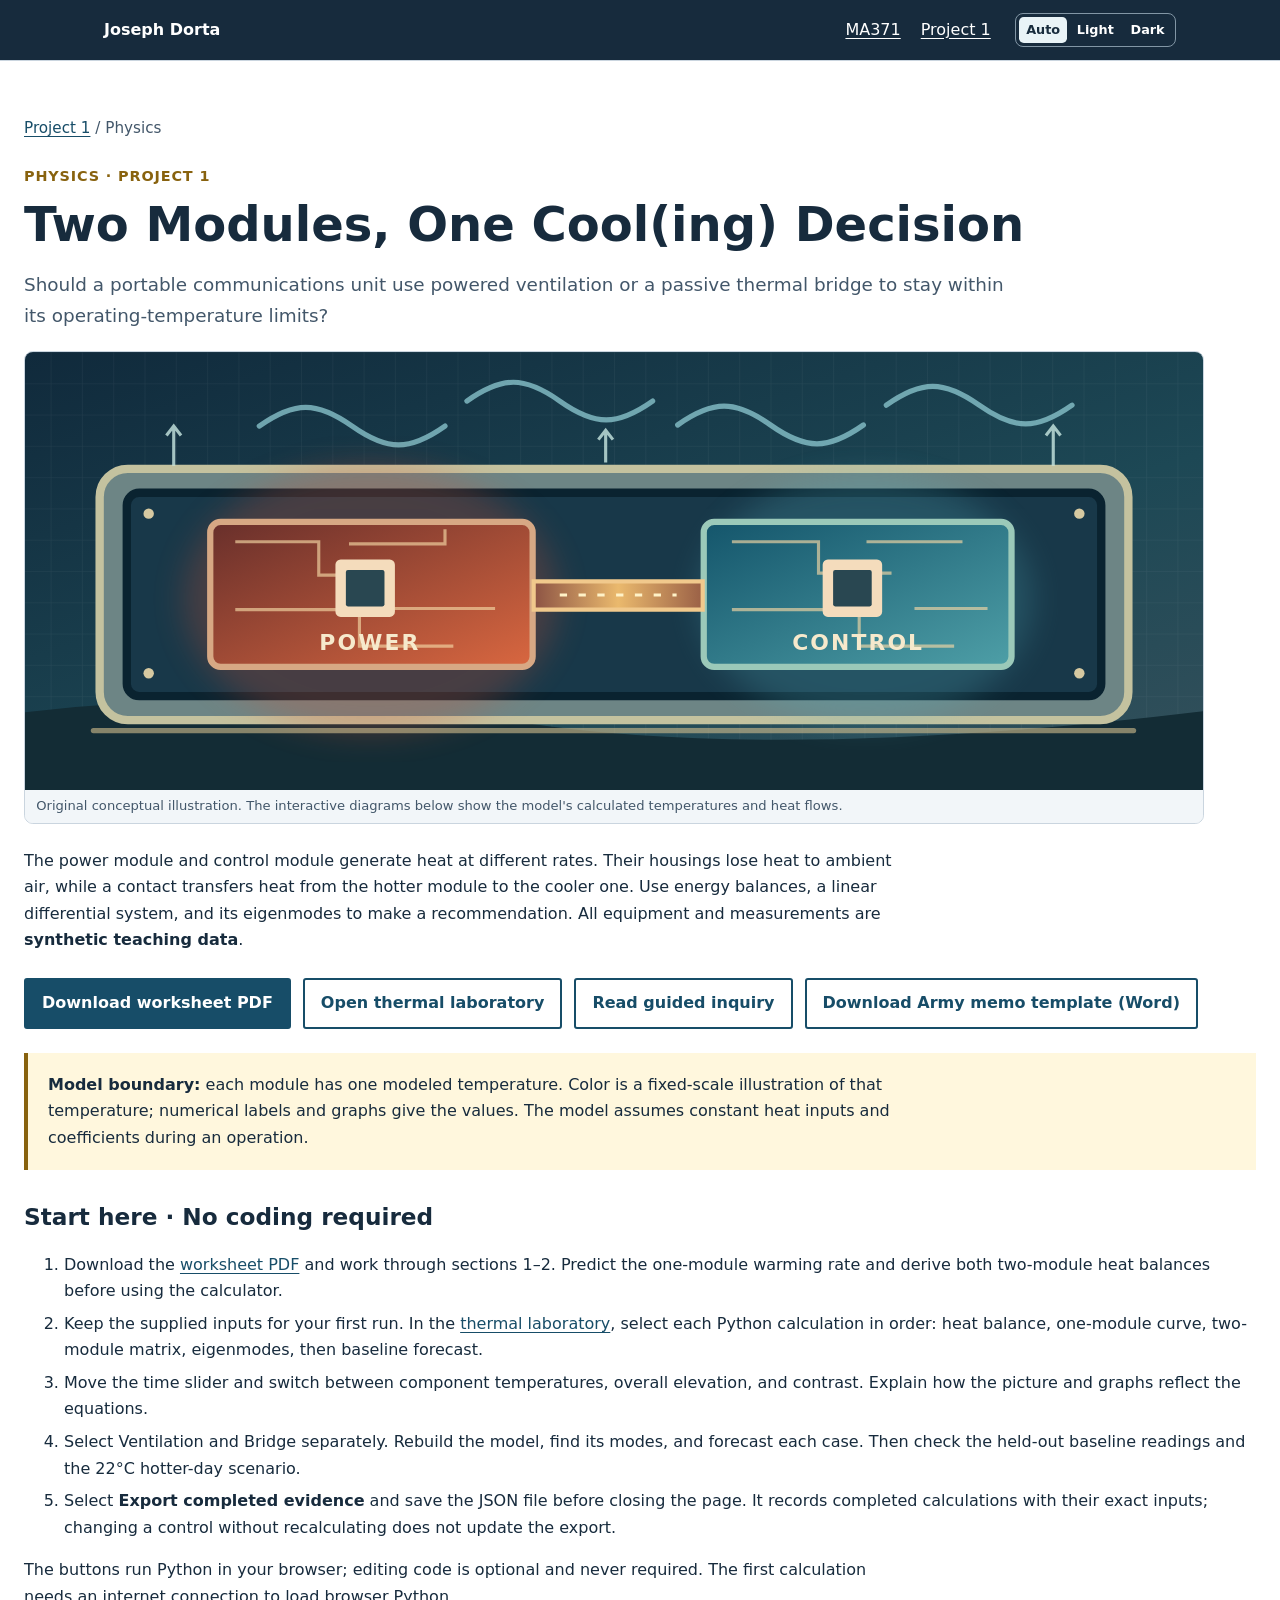
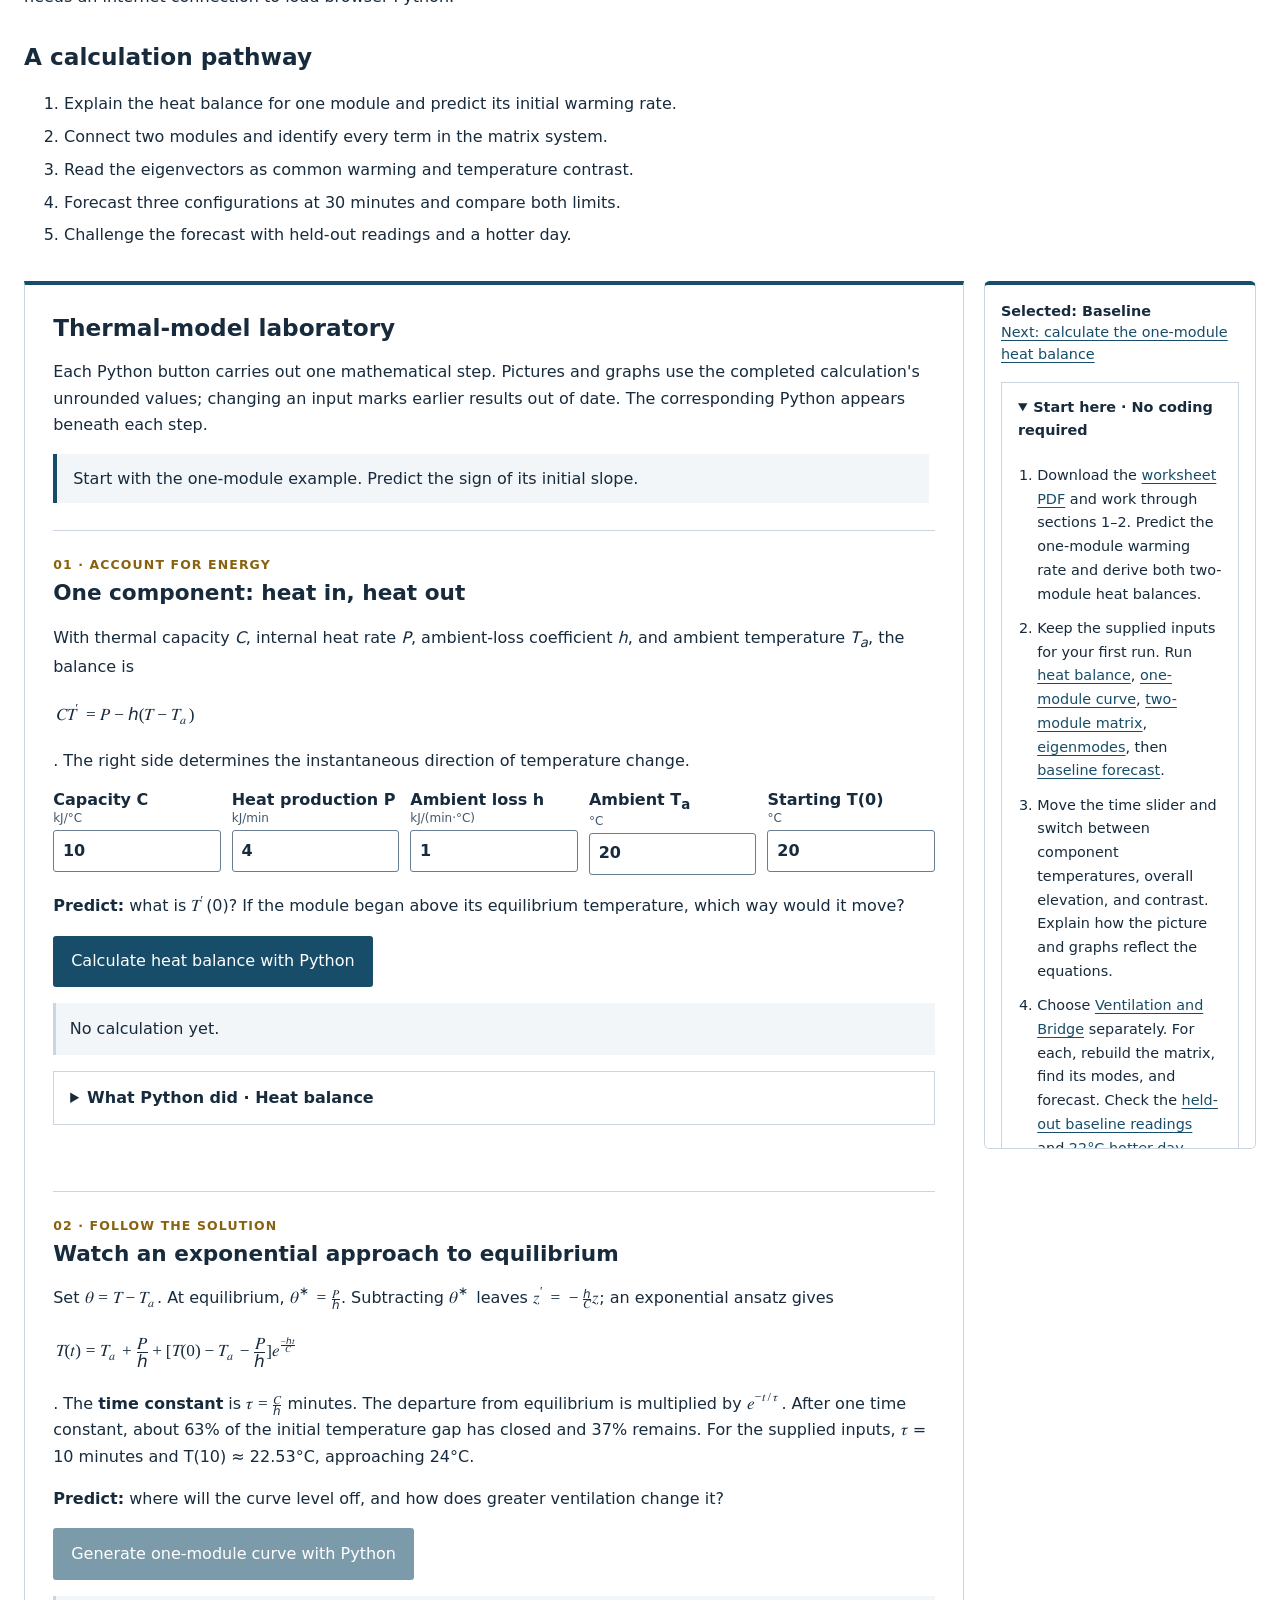
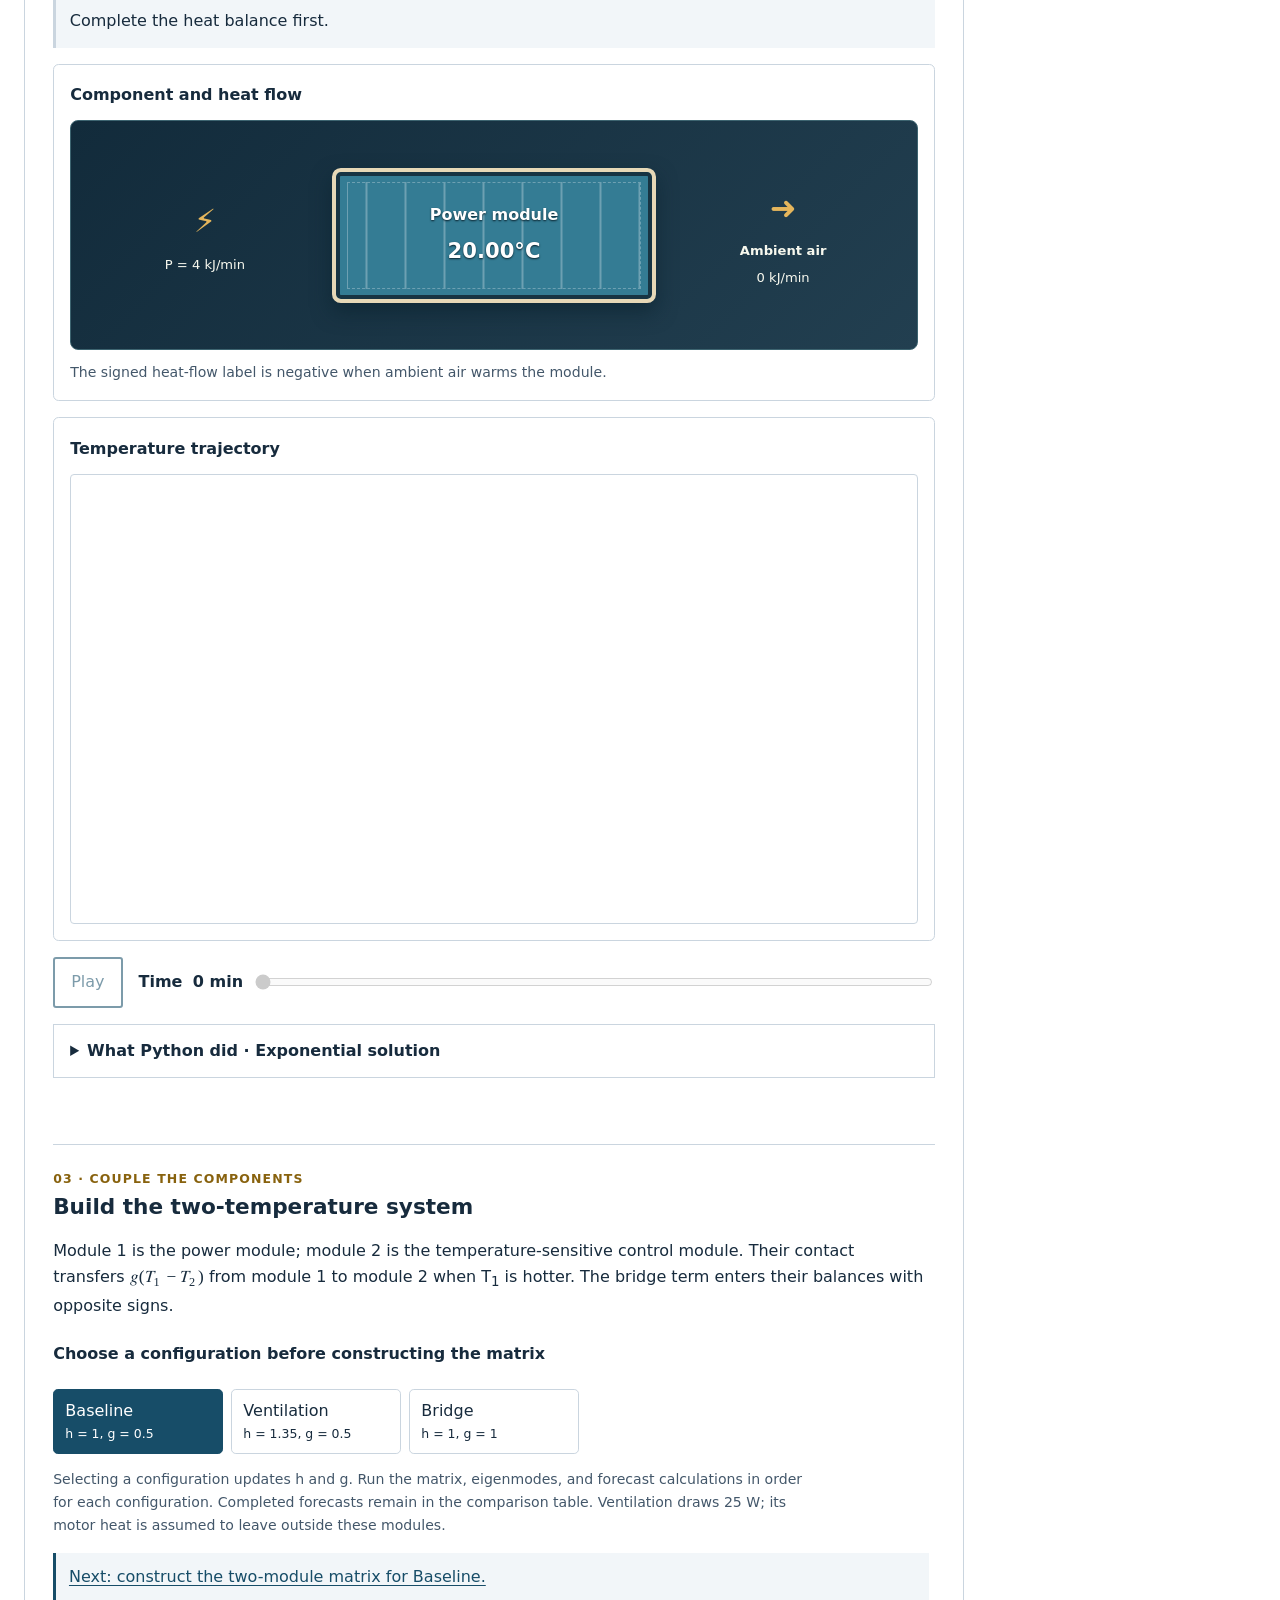
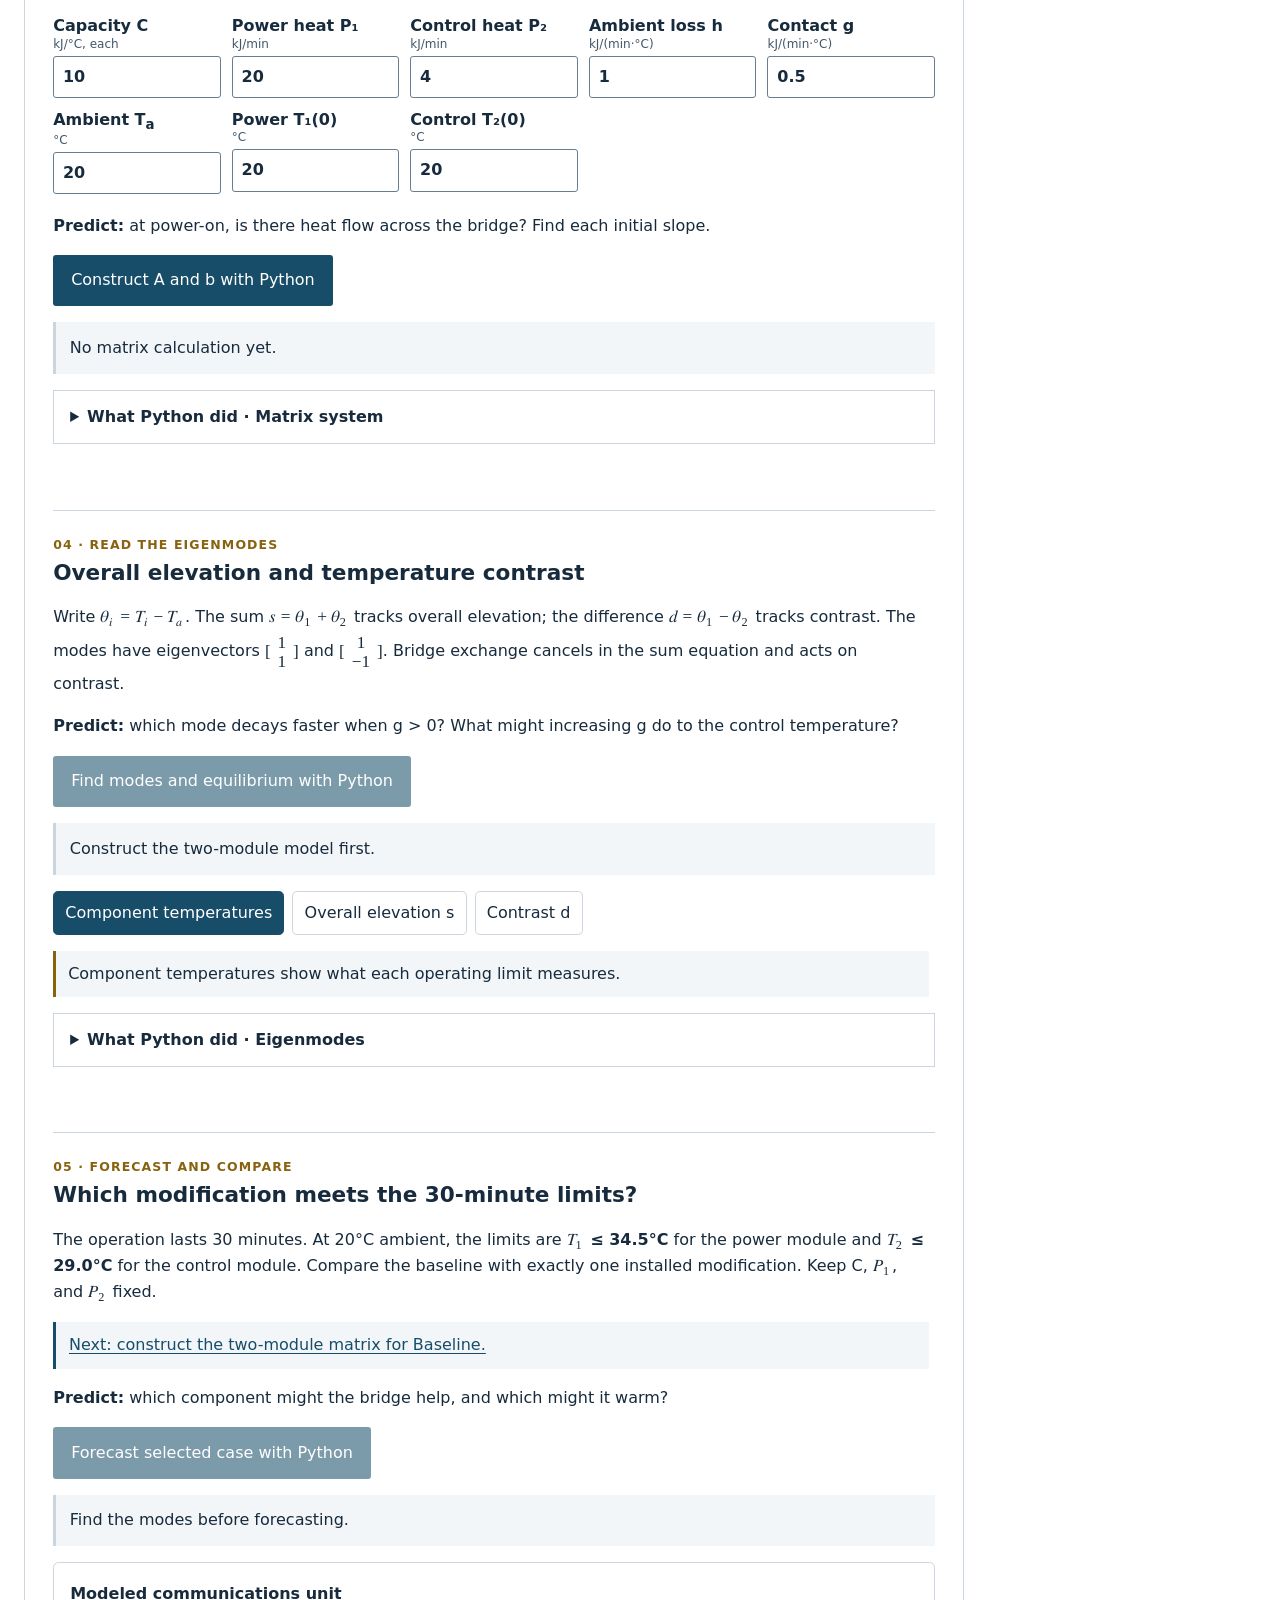
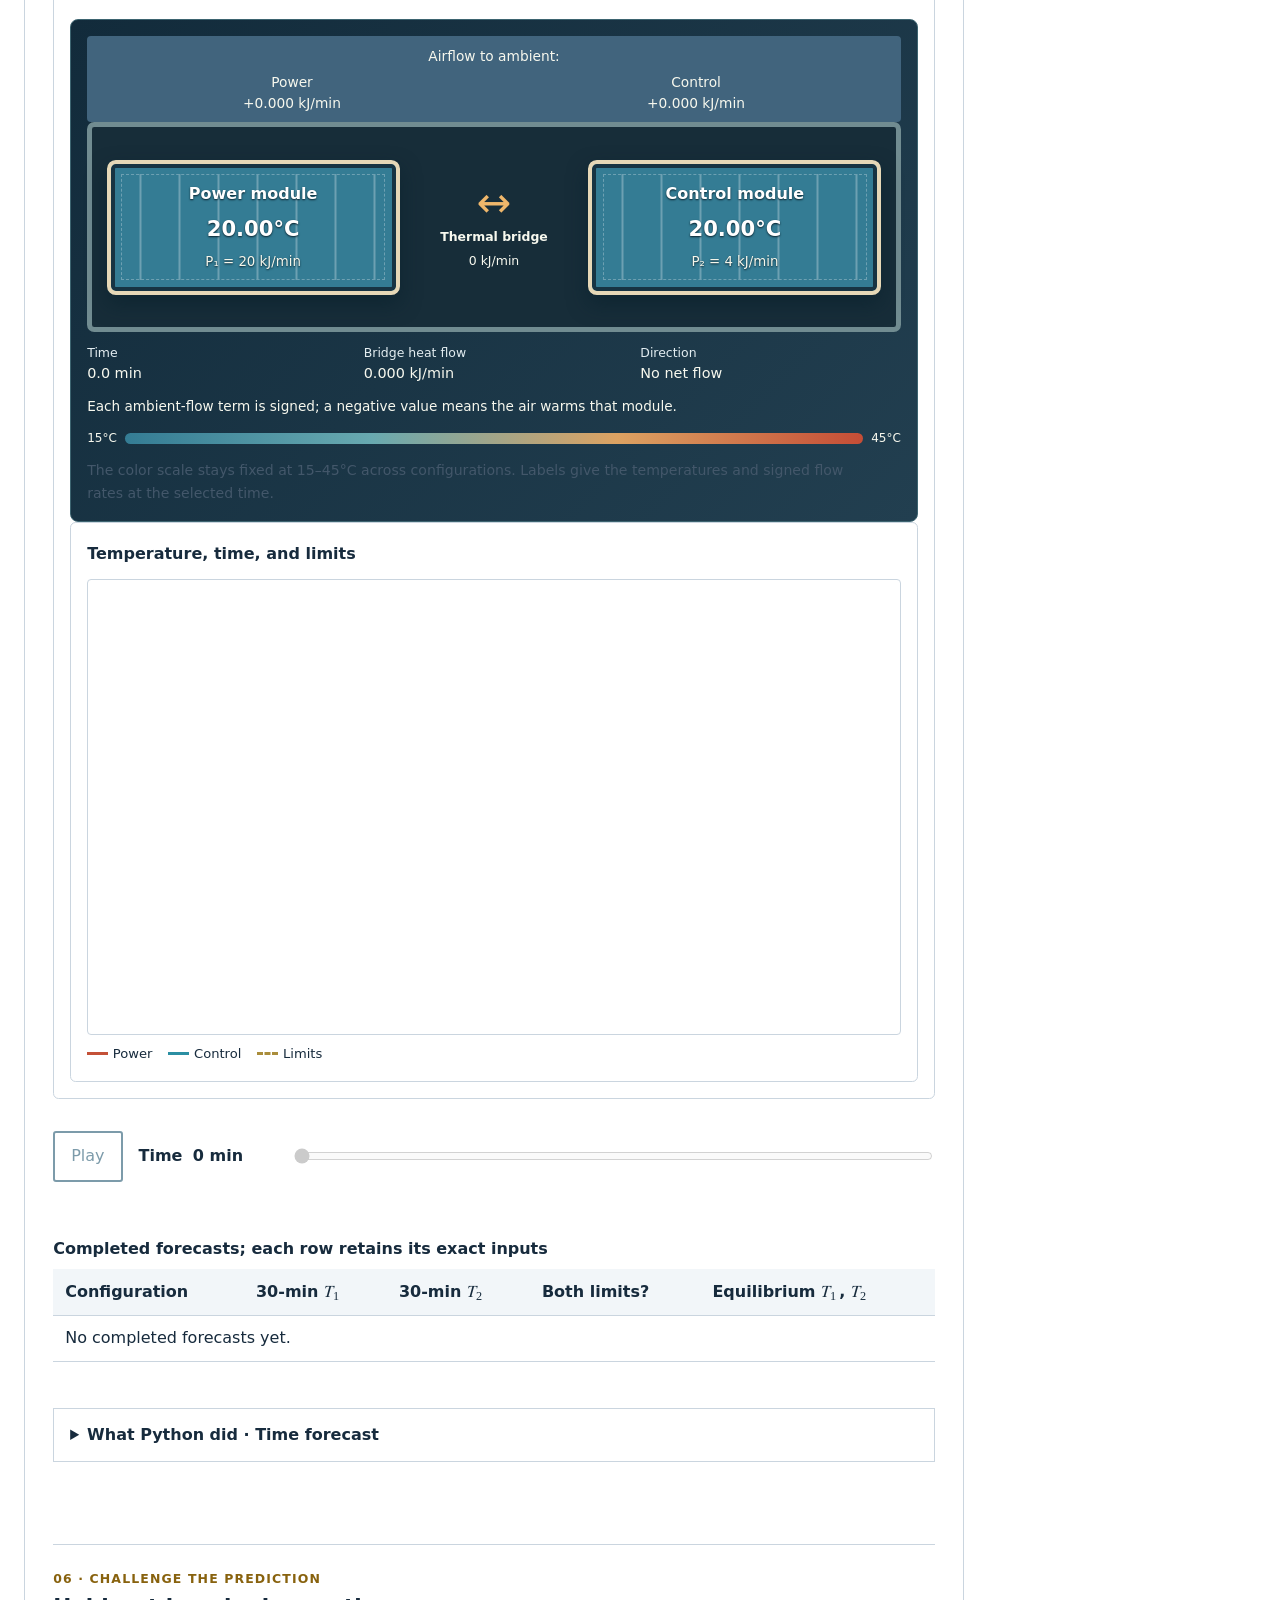
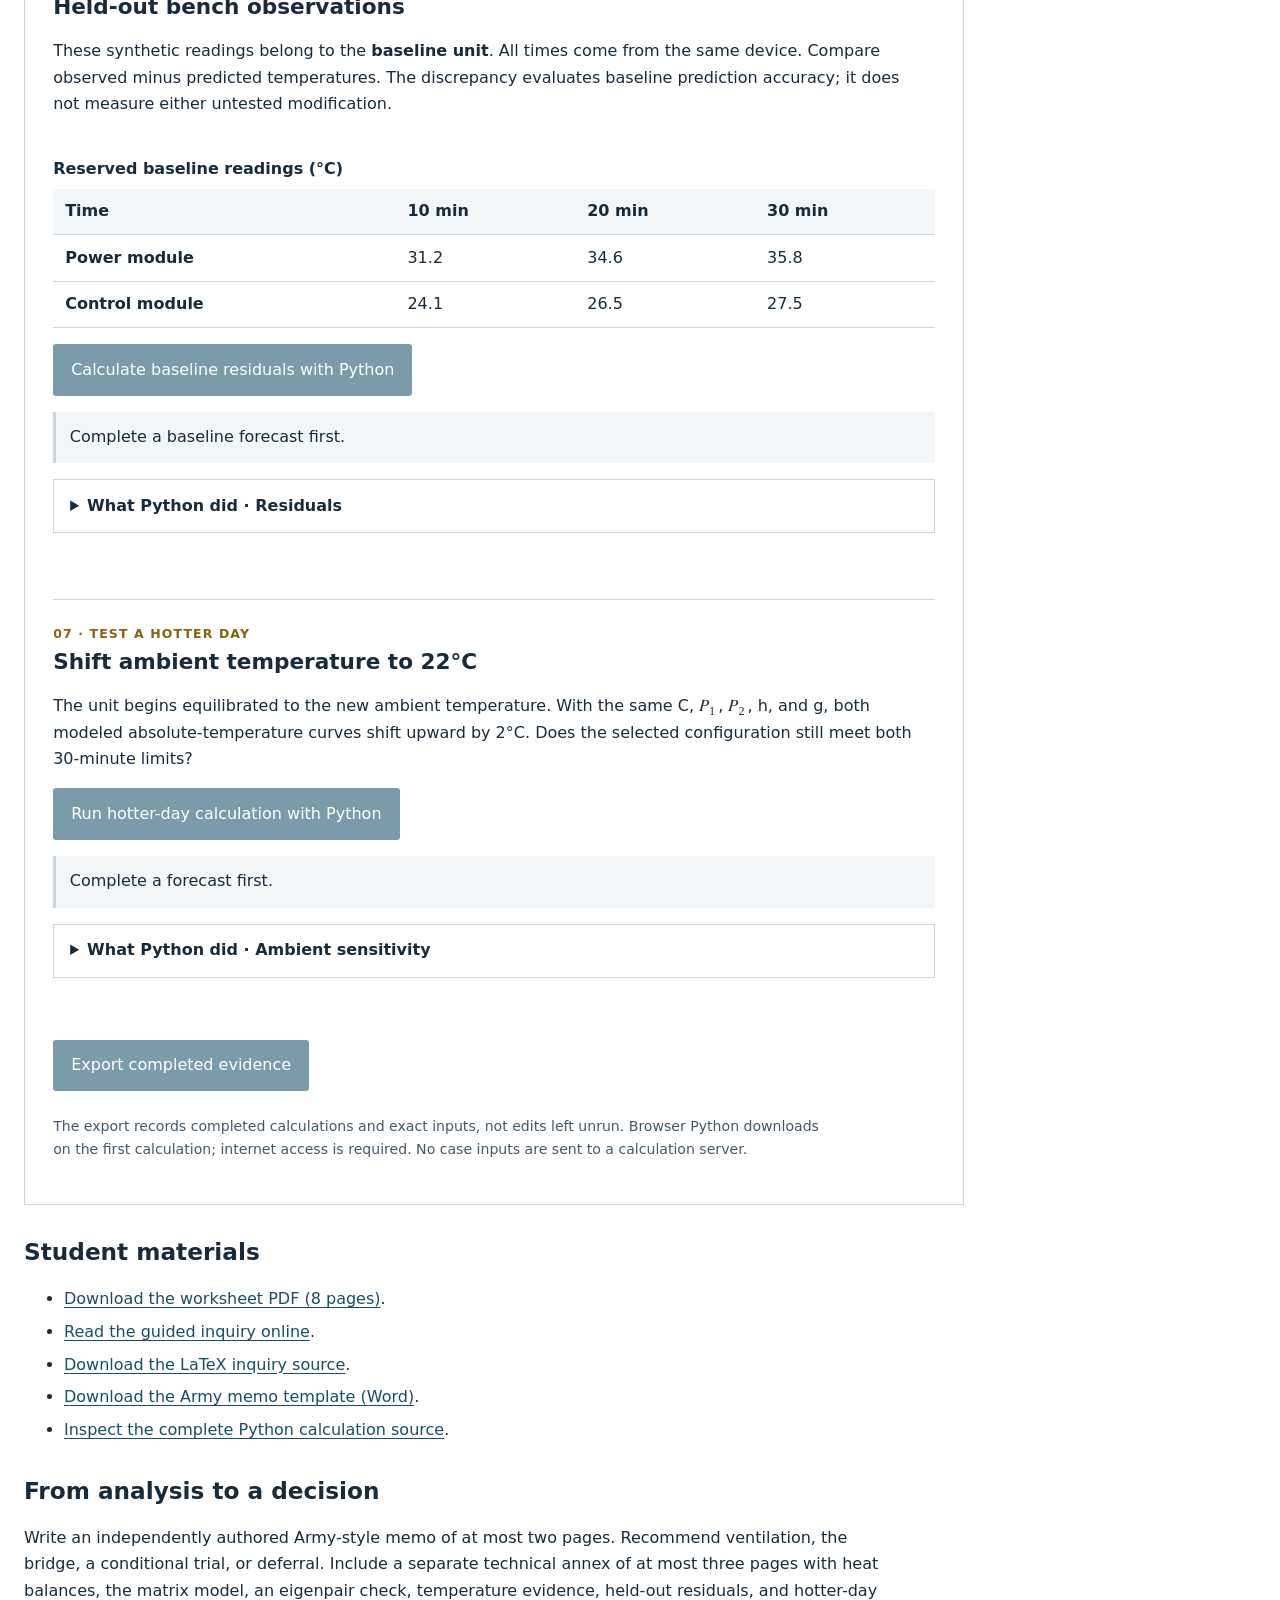
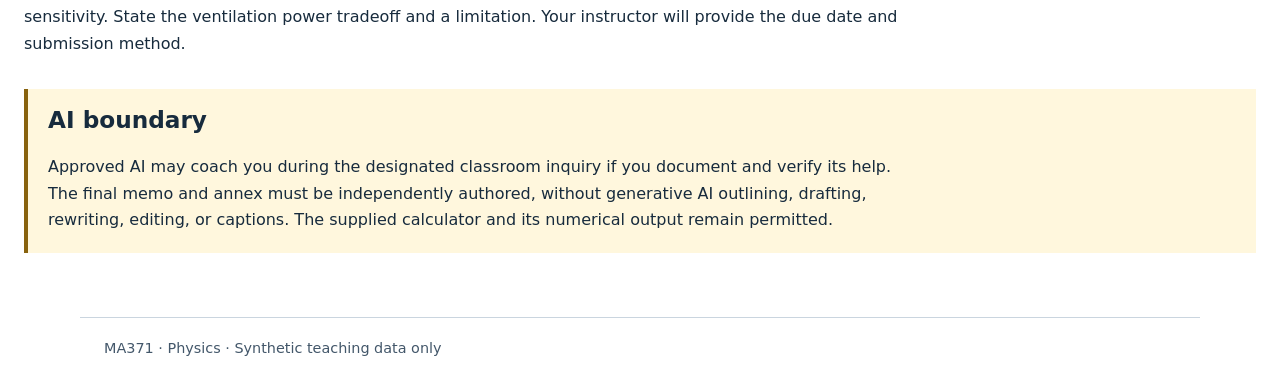
<file: ma371/project1/physics/index.html>
<!doctype html>
<html lang="en"><head><meta charset="utf-8"><meta name="viewport" content="width=device-width,initial-scale=1">
<title>Two Modules, One Cool(ing) Decision | MA371 Physics</title>
<meta name="description" content="A guided thermal-model inquiry with staged Python calculations, animated heat flow, and eigenmode interpretation.">
<link rel="stylesheet" href="../../../assets/style.css"><link rel="stylesheet" href="../../../assets/theme.css"><link rel="stylesheet" href="thermal.css?v=8">
<script src="../../../assets/theme.js"></script><script type="module" src="thermal-lab.mjs?v=8"></script><link rel="icon" href="../../../assets/favicon.svg" type="image/svg+xml"></head>
<body><a class="skip" href="#main">Skip to content</a><header class="site-header"><div class="wrap"><a class="brand" href="../../../">Joseph Dorta</a><nav aria-label="Main"><a href="../../">MA371</a><a href="../">Project 1</a></nav></div></header>
<main id="main" class="wrap physics-page"><p class="breadcrumbs"><a href="../">Project 1</a> / Physics</p><p class="eyebrow">Physics · Project 1</p><h1>Two Modules, One Cool(ing) Decision</h1>
<p class="lead">Should a portable communications unit use powered ventilation or a passive thermal bridge to stay within its operating-temperature limits?</p>
<figure class="hero-art"><img src="thermal-field-art.svg" width="1200" height="420" alt="Illustrated communications-unit housing with two circuit-board modules, a thermal bridge, and cooling airflow." fetchpriority="high"><figcaption>Original conceptual illustration. The interactive diagrams below show the model's calculated temperatures and heat flows.</figcaption></figure>
<p>The power module and control module generate heat at different rates. Their housings lose heat to ambient air, while a contact transfers heat from the hotter module to the cooler one. Use energy balances, a linear differential system, and its eigenmodes to make a recommendation. All equipment and measurements are <strong>synthetic teaching data</strong>.</p>
<div class="actions"><a class="button" href="MA371_Project1_Phys_Guided_Inquiry.pdf" download>Download worksheet PDF</a><a class="button secondary" href="#lab">Open thermal laboratory</a><a class="button secondary" href="inquiry.html">Read guided inquiry</a><a class="button secondary" href="MA371_Project1_Physics_Memo_Template.docx" download>Download Army memo template (Word)</a></div>
<section class="note"><p><strong>Model boundary:</strong> each module has one modeled temperature. Color is a fixed-scale illustration of that temperature; numerical labels and graphs give the values. The model assumes constant heat inputs and coefficients during an operation.</p></section>
<section aria-labelledby="start-title"><h2 id="start-title">Start here · No coding required</h2><ol><li>Download the <a href="MA371_Project1_Phys_Guided_Inquiry.pdf" download>worksheet PDF</a> and work through sections 1–2. Predict the one-module warming rate and derive both two-module heat balances before using the calculator.</li><li>Keep the supplied inputs for your first run. In the <a href="#lab">thermal laboratory</a>, select each Python calculation in order: heat balance, one-module curve, two-module matrix, eigenmodes, then baseline forecast.</li><li>Move the time slider and switch between component temperatures, overall elevation, and contrast. Explain how the picture and graphs reflect the equations.</li><li>Select Ventilation and Bridge separately. Rebuild the model, find its modes, and forecast each case. Then check the held-out baseline readings and the 22°C hotter-day scenario.</li><li>Select <strong>Export completed evidence</strong> and save the JSON file before closing the page. It records completed calculations with their exact inputs; changing a control without recalculating does not update the export.</li></ol><p>The buttons run Python in your browser; editing code is optional and never required. The first calculation needs an internet connection to load browser Python.</p></section>
<section aria-labelledby="pathway-title"><h2 id="pathway-title">A calculation pathway</h2><ol><li>Explain the heat balance for one module and predict its initial warming rate.</li><li>Connect two modules and identify every term in the matrix system.</li><li>Read the eigenvectors as common warming and temperature contrast.</li><li>Forecast three configurations at 30 minutes and compare both limits.</li><li>Challenge the forecast with held-out readings and a hotter day.</li></ol></section>
<div class="lab-workspace">
<aside class="lab-guide" aria-label="Thermal laboratory instructions">
<p class="guide-next"><strong id="guide-case">Baseline</strong><br><a id="guide-next" href="#one-balance-step">Next: calculate the one-module heat balance</a></p>
<details id="guide-details" open><summary>Start here · No coding required</summary><div class="guide-body"><ol>
<li>Download the <a href="MA371_Project1_Phys_Guided_Inquiry.pdf" download>worksheet PDF</a> and work through sections 1–2. Predict the one-module warming rate and derive both two-module heat balances.</li>
<li>Keep the supplied inputs for your first run. Run <a href="#one-balance-step">heat balance</a>, <a href="#one-curve-step">one-module curve</a>, <a href="#two-model-step">two-module matrix</a>, <a href="#modes-step">eigenmodes</a>, then <a href="#forecast-step">baseline forecast</a>.</li>
<li>Move the time slider and switch between component temperatures, overall elevation, and contrast. Explain how the picture and graphs reflect the equations.</li>
<li>Choose <a href="#configuration-choice">Ventilation and Bridge</a> separately. For each, rebuild the matrix, find its modes, and forecast. Check the <a href="#validation-step">held-out baseline readings</a> and <a href="#sensitivity-step">22°C hotter-day scenario</a>.</li>
<li><a href="#evidence-step">Export completed evidence</a> and save the JSON file. It records completed calculations with exact inputs. Recalculate after changing a control to include that change.</li>
</ol><p class="small">The buttons run Python in your browser. Editing code is optional. The first calculation needs an internet connection to load browser Python.</p><p id="guide-progress" class="small" aria-live="polite">No completed forecasts yet.</p></div></details>
</aside>
<section id="lab" class="thermal-lab"><h2>Thermal-model laboratory</h2><p>Each Python button carries out one mathematical step. Pictures and graphs use the completed calculation's unrounded values; changing an input marks earlier results out of date. The corresponding Python appears beneath each step.</p><p class="lab-status" id="lab-status" role="status" aria-live="polite">Start with the one-module example. Predict the sign of its initial slope.</p><noscript><p>The calculator requires JavaScript and browser Python. The guided inquiry remains readable without them.</p></noscript>
<section class="lab-step" id="one-balance-step"><p class="step-number">01 · Account for energy</p><h3>One component: heat in, heat out</h3><p>With thermal capacity <i>C</i>, internal heat rate <i>P</i>, ambient-loss coefficient <i>h</i>, and ambient temperature <i>T<sub>a</sub></i>, the balance is <span class="equation">C T′ = P − h(T − T<sub>a</sub>)</span>. The right side determines the instantaneous direction of temperature change.</p>
<div class="input-grid" id="one-inputs"><label>Capacity C <small>kJ/°C</small><input data-key="C" type="number" min="0.01" step="any" value="10"></label><label>Heat production P <small>kJ/min</small><input data-key="P" type="number" min="0" step="any" value="4"></label><label>Ambient loss h <small>kJ/(min·°C)</small><input data-key="h" type="number" min="0.01" step="any" value="1"></label><label>Ambient T<sub>a</sub> <small>°C</small><input data-key="Ta" type="number" step="any" value="20"></label><label>Starting T(0) <small>°C</small><input data-key="T0" type="number" step="any" value="20"></label></div><p><strong>Predict:</strong> what is T′(0)? If the module began above its equilibrium temperature, which way would it move?</p><button type="button" class="button" id="one-balance-button">Calculate heat balance with Python</button><div id="one-balance-result" class="step-result" aria-live="polite"><p>No calculation yet.</p></div><details class="code-view"><summary>What Python did · Heat balance</summary><pre id="one-balance-code"></pre></details></section>
<section class="lab-step" id="one-curve-step"><p class="step-number">02 · Follow the solution</p><h3>Watch an exponential approach to equilibrium</h3><p>Set θ = T − T<sub>a</sub>. At equilibrium, θ* = P/h. Subtracting θ* leaves z′ = −(h/C)z; an exponential ansatz gives <span class="equation">T(t) = T<sub>a</sub> + P/h + [T(0) − T<sub>a</sub> − P/h]e<sup>−ht/C</sup></span>. The <strong>time constant</strong> is τ = C/h minutes. The departure from equilibrium is multiplied by e<sup>−t/τ</sup>. After one time constant, about 63% of the initial temperature gap has closed and 37% remains. For the supplied inputs, τ = 10 minutes and T(10) ≈ 22.53°C, approaching 24°C.</p><p><strong>Predict:</strong> where will the curve level off, and how does greater ventilation change it?</p><button type="button" class="button" id="one-curve-button" disabled>Generate one-module curve with Python</button><div id="one-curve-result" class="step-result" aria-live="polite"><p>Complete the heat balance first.</p></div>
<div class="visual-grid"><div class="visual-panel"><h4>Component and heat flow</h4><div class="one-scene"><div class="source"><span aria-hidden="true">⚡</span><span id="one-power-label">P = 4 kJ/min</span></div><div class="component" id="one-component"><span class="board-lines" aria-hidden="true"></span><strong>Power module</strong><span id="one-temp">20.00°C</span></div><div class="ambient"><span aria-hidden="true">➜</span><strong>Ambient air</strong><span id="one-loss-label">0 kJ/min</span></div></div><p class="small">The signed heat-flow label is negative when ambient air warms the module.</p></div><div class="visual-panel"><h4>Temperature trajectory</h4><svg id="one-chart" class="plot" viewBox="0 0 680 360" role="img" aria-label="One-module temperature over time"></svg></div></div><div class="time-controls"><button type="button" class="button secondary" id="one-play" disabled>Play</button><label for="one-time">Time <output id="one-time-value">0 min</output><input id="one-time" type="range" min="0" max="60" step="0.1" value="0" disabled></label></div><details class="code-view"><summary>What Python did · Exponential solution</summary><pre id="one-curve-code"></pre></details></section>
<section class="lab-step" id="two-model-step"><p class="step-number">03 · Couple the components</p><h3>Build the two-temperature system</h3><p>Module 1 is the power module; module 2 is the temperature-sensitive control module. Their contact transfers <i>g(T<sub>1</sub> − T<sub>2</sub>)</i> from module 1 to module 2 when T<sub>1</sub> is hotter. The bridge term enters their balances with opposite signs.</p>
<div id="configuration-choice"><h4>Choose a configuration before constructing the matrix</h4><div class="scenario-controls" role="group" aria-label="Choose thermal configuration"><button type="button" data-case="baseline" aria-pressed="true">Baseline <small>h = 1, g = 0.5</small></button><button type="button" data-case="ventilation" aria-pressed="false">Ventilation <small>h = 1.35, g = 0.5</small></button><button type="button" data-case="bridge" aria-pressed="false">Bridge <small>h = 1, g = 1</small></button></div><p class="small">Selecting a configuration updates h and g. Run the matrix, eigenmodes, and forecast calculations in order for each configuration. Completed forecasts remain in the comparison table. Ventilation draws 25 W; its motor heat is assumed to leave outside these modules.</p><p id="configuration-next" class="next-calculation"><a href="#two-model-step">Next: construct the two-module matrix for Baseline.</a></p></div><div class="input-grid" id="two-inputs"><label>Capacity C <small>kJ/°C, each</small><input data-key="C" type="number" min="0.01" step="any" value="10"></label><label>Power heat P₁ <small>kJ/min</small><input data-key="P1" type="number" min="0" step="any" value="20"></label><label>Control heat P₂ <small>kJ/min</small><input data-key="P2" type="number" min="0" step="any" value="4"></label><label>Ambient loss h <small>kJ/(min·°C)</small><input data-key="h" type="number" min="0.01" step="any" value="1"></label><label>Contact g <small>kJ/(min·°C)</small><input data-key="g" type="number" min="0" step="any" value="0.5"></label><label>Ambient T<sub>a</sub> <small>°C</small><input data-key="Ta" type="number" step="any" value="20"></label><label>Power T₁(0) <small>°C</small><input data-key="T10" type="number" step="any" value="20"></label><label>Control T₂(0) <small>°C</small><input data-key="T20" type="number" step="any" value="20"></label></div><p><strong>Predict:</strong> at power-on, is there heat flow across the bridge? Find each initial slope.</p><button type="button" class="button" id="two-model-button">Construct A and b with Python</button><div id="two-model-result" class="step-result" aria-live="polite"><p>No matrix calculation yet.</p></div><details class="code-view"><summary>What Python did · Matrix system</summary><pre id="two-model-code"></pre></details></section>
<section class="lab-step" id="modes-step"><p class="step-number">04 · Read the eigenmodes</p><h3>Overall elevation and temperature contrast</h3><p>Write θᵢ = Tᵢ − T<sub>a</sub>. The sum <i>s = θ₁ + θ₂</i> tracks overall elevation; the difference <i>d = θ₁ − θ₂</i> tracks contrast. The modes have eigenvectors (1, 1)<sup>T</sup> and (1, −1)<sup>T</sup>. Bridge exchange cancels in the sum equation and acts on contrast.</p><p><strong>Predict:</strong> which mode decays faster when g &gt; 0? What might increasing g do to the control temperature?</p><button type="button" class="button" id="modes-button" disabled>Find modes and equilibrium with Python</button><div id="modes-result" class="step-result" aria-live="polite"><p>Construct the two-module model first.</p></div><div class="mode-lens" role="group" aria-label="Choose thermal-model lens"><button type="button" data-lens="temperature" aria-pressed="true">Component temperatures</button><button type="button" data-lens="sum" aria-pressed="false">Overall elevation s</button><button type="button" data-lens="contrast" aria-pressed="false">Contrast d</button></div><p id="mode-explanation" class="mode-explanation">Component temperatures show what each operating limit measures.</p><details class="code-view"><summary>What Python did · Eigenmodes</summary><pre id="modes-code"></pre></details></section>
<section class="lab-step" id="forecast-step"><p class="step-number">05 · Forecast and compare</p><h3>Which modification meets the 30-minute limits?</h3><p>The operation lasts 30 minutes. At 20°C ambient, the limits are <strong>T₁ ≤ 34.5°C</strong> for the power module and <strong>T₂ ≤ 29.0°C</strong> for the control module. Compare the baseline with exactly one installed modification. Keep C, P₁, and P₂ fixed.</p><p id="forecast-next" class="next-calculation"><a href="#two-model-step">Next: construct the two-module matrix for Baseline.</a></p><p><strong>Predict:</strong> which component might the bridge help, and which might it warm?</p><button type="button" class="button" id="forecast-button" disabled>Forecast selected case with Python</button><div id="forecast-result" class="step-result" aria-live="polite"><p>Find the modes before forecasting.</p></div>
<div class="visual-grid"><div class="visual-panel"><h4>Modeled communications unit</h4><div class="unit-scene"><div class="vent-indicator" id="vent-indicator">Airflow to ambient: <span id="ambient-flows"><span class="ambient-reading"><span>Power</span><output id="power-ambient-flow">+0.000 kJ/min</output></span><span class="ambient-reading"><span>Control</span><output id="control-ambient-flow">+0.000 kJ/min</output></span></span></div><div class="unit-chassis"><div class="component" id="power-component"><span class="board-lines" aria-hidden="true"></span><strong>Power module</strong><span id="power-temp">20.00°C</span><small>P₁ = 20 kJ/min</small></div><div class="bridge-visual"><span class="bridge-bar" id="bridge-direction" aria-hidden="true">↔</span><strong>Thermal bridge</strong><span id="bridge-flow">0 kJ/min</span></div><div class="component" id="control-component"><span class="board-lines" aria-hidden="true"></span><strong>Control module</strong><span id="control-temp">20.00°C</span><small>P₂ = 4 kJ/min</small></div></div><div id="unit-reading" class="unit-reading" role="group" aria-label="Current bridge heat flow"><div class="reading-field"><span class="reading-label">Time</span><output id="unit-reading-time" class="reading-value">0.0 min</output></div><div class="reading-field"><span class="reading-label">Bridge heat flow</span><output id="unit-reading-flow" class="reading-value">0.000 kJ/min</output></div><div class="reading-field"><span class="reading-label">Direction</span><span id="unit-reading-direction" class="reading-value">No net flow</span></div></div><p id="unit-reading-status" class="unit-reading-status" hidden></p><p class="unit-flow-note">Each ambient-flow term is signed; a negative value means the air warms that module.</p><div class="thermal-key"><span>15°C</span><span class="thermal-ramp" aria-hidden="true"></span><span>45°C</span></div><p class="small">The color scale stays fixed at 15–45°C across configurations. Labels give the temperatures and signed flow rates at the selected time.</p></div><div class="visual-panel"><h4>Temperature, time, and limits</h4><svg id="two-chart" class="plot" viewBox="0 0 680 380" role="img" aria-label="Power and control temperatures over time with operating limits"></svg><div class="plot-key"><span><i class="line-key power"></i>Power</span><span><i class="line-key control"></i>Control</span><span><i class="line-key limit"></i>Limits</span></div></div></div><div class="time-controls"><button type="button" class="button secondary" id="two-play" disabled>Play</button><label for="two-time">Time <output id="two-time-value">0 min</output><input id="two-time" type="range" min="0" max="60" step="0.1" value="0" disabled></label></div><div class="table-scroll"><table id="comparison-table"><caption>Completed forecasts; each row retains its exact inputs</caption><thead><tr><th>Configuration</th><th>30-min T₁</th><th>30-min T₂</th><th>Both limits?</th><th>Equilibrium T₁, T₂</th></tr></thead><tbody><tr><td colspan="5">No completed forecasts yet.</td></tr></tbody></table></div><details class="code-view"><summary>What Python did · Time forecast</summary><pre id="forecast-code"></pre></details></section>
<section class="lab-step" id="validation-step"><p class="step-number">06 · Challenge the prediction</p><h3>Held-out bench observations</h3><p>These synthetic readings belong to the <strong>baseline unit</strong>. All times come from the same device. Compare observed minus predicted temperatures. The discrepancy evaluates baseline prediction accuracy; it does not measure either untested modification.</p><div class="table-scroll"><table><caption>Reserved baseline readings (°C)</caption><thead><tr><th>Time</th><th>10 min</th><th>20 min</th><th>30 min</th></tr></thead><tbody><tr><th>Power module</th><td>31.2</td><td>34.6</td><td>35.8</td></tr><tr><th>Control module</th><td>24.1</td><td>26.5</td><td>27.5</td></tr></tbody></table></div><button type="button" class="button" id="validation-button" disabled>Calculate baseline residuals with Python</button><div id="validation-result" class="step-result" aria-live="polite"><p>Complete a baseline forecast first.</p></div><details class="code-view"><summary>What Python did · Residuals</summary><pre id="validation-code"></pre></details></section>
<section class="lab-step" id="sensitivity-step"><p class="step-number">07 · Test a hotter day</p><h3>Shift ambient temperature to 22°C</h3><p>The unit begins equilibrated to the new ambient temperature. With the same C, P₁, P₂, h, and g, both modeled absolute-temperature curves shift upward by 2°C. Does the selected configuration still meet both 30-minute limits?</p><button type="button" class="button" id="sensitivity-button" disabled>Run hotter-day calculation with Python</button><div id="sensitivity-result" class="step-result" aria-live="polite"><p>Complete a forecast first.</p></div><details class="code-view"><summary>What Python did · Ambient sensitivity</summary><pre id="sensitivity-code"></pre></details></section>
<div class="actions" id="evidence-step"><button type="button" class="button" id="export-button" disabled>Export completed evidence</button></div><p class="small">The export records completed calculations and exact inputs, not edits left unrun. Browser Python downloads on the first calculation; internet access is required. No case inputs are sent to a calculation server.</p></section>
</div><section><h2>Student materials</h2><ul><li><a href="MA371_Project1_Phys_Guided_Inquiry.pdf" download>Download the worksheet PDF (8 pages)</a>.</li><li><a href="inquiry.html">Read the guided inquiry online</a>.</li><li><a href="Project1_Physics_Guided_Inquiry.tex" download>Download the LaTeX inquiry source</a>.</li><li><a href="MA371_Project1_Physics_Memo_Template.docx" download>Download the Army memo template (Word)</a>.</li><li><a href="thermal_model.py" download>Inspect the complete Python calculation source</a>.</li></ul></section>
<section><h2>From analysis to a decision</h2><p>Write an independently authored Army-style memo of at most two pages. Recommend ventilation, the bridge, a conditional trial, or deferral. Include a separate technical annex of at most three pages with heat balances, the matrix model, an eigenpair check, temperature evidence, held-out residuals, and hotter-day sensitivity. State the ventilation power tradeoff and a limitation. Your instructor will provide the due date and submission method.</p></section><section class="note"><h2>AI boundary</h2><p>Approved AI may coach you during the designated classroom inquiry if you document and verify its help. The final memo and annex must be independently authored, without generative AI outlining, drafting, rewriting, editing, or captions. The supplied calculator and its numerical output remain permitted.</p></section></main><footer class="wrap">MA371 · Physics · Synthetic teaching data only</footer></body></html>
</file>
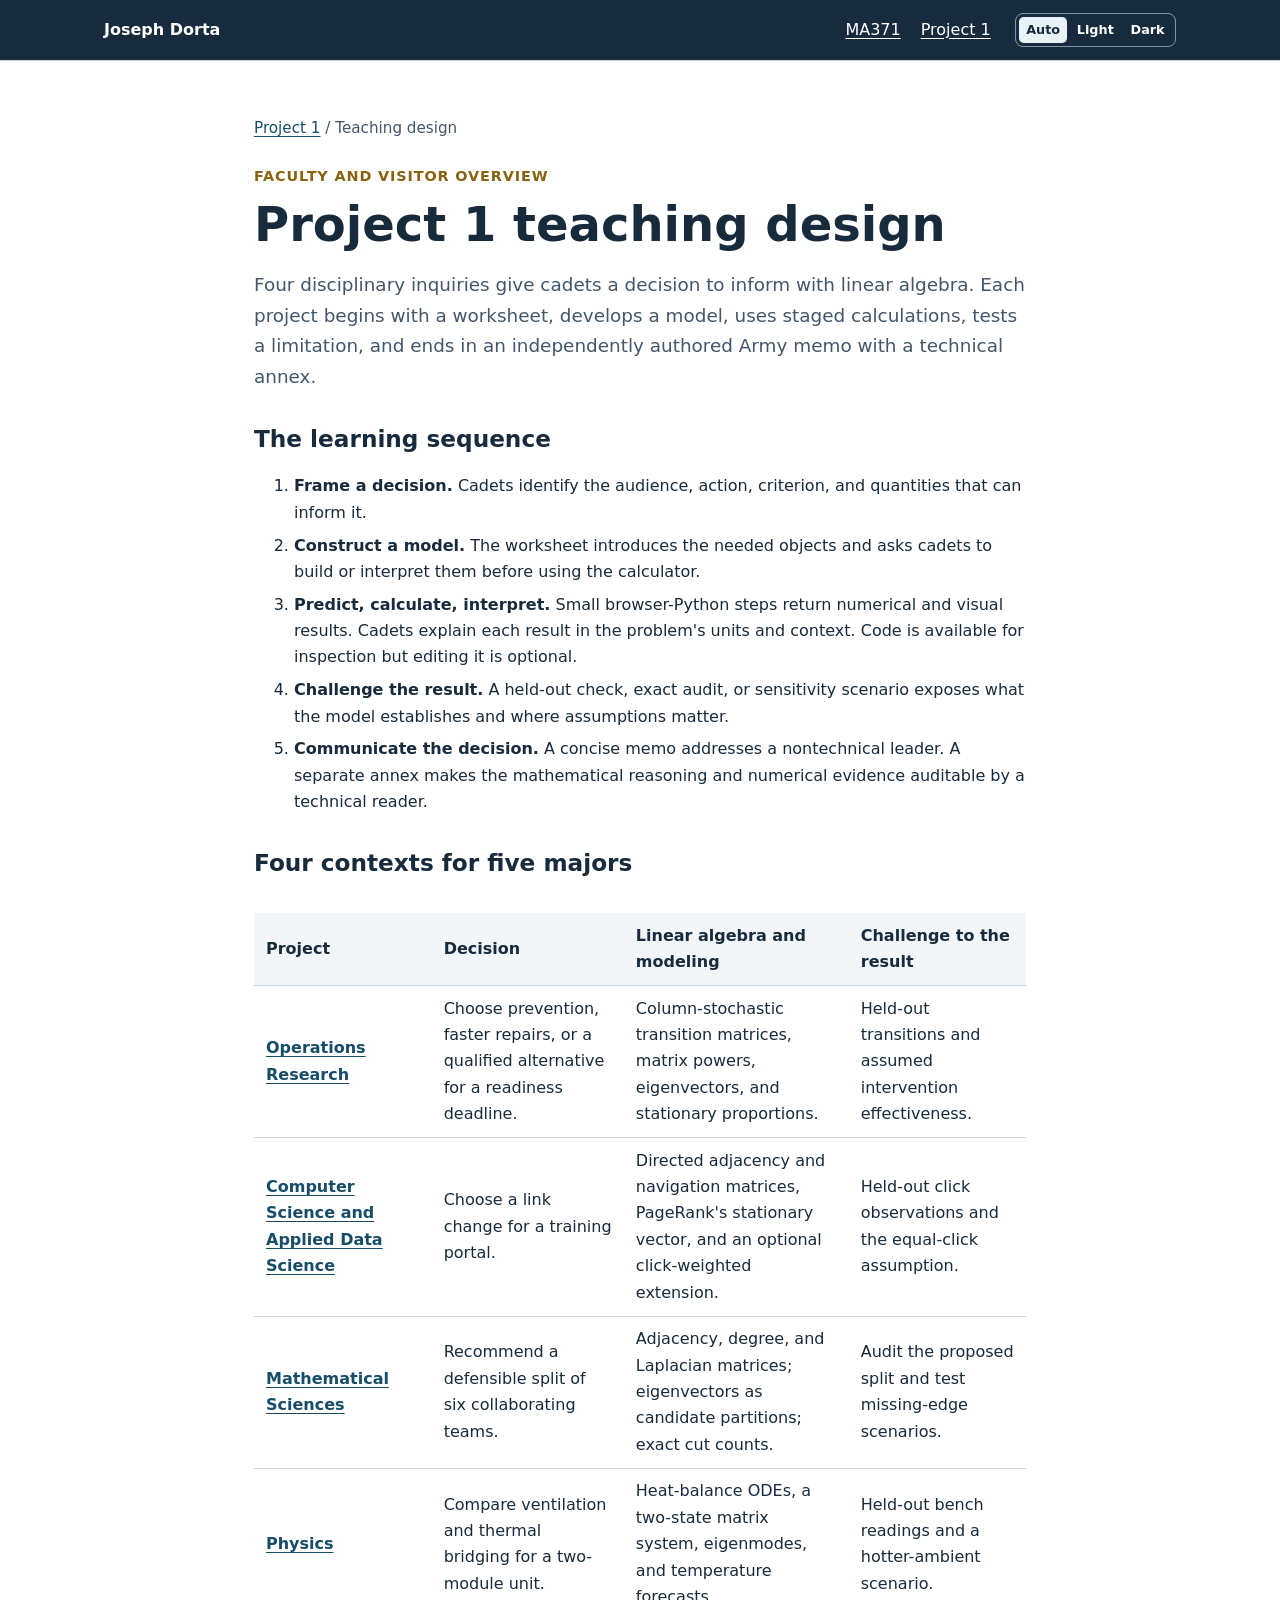
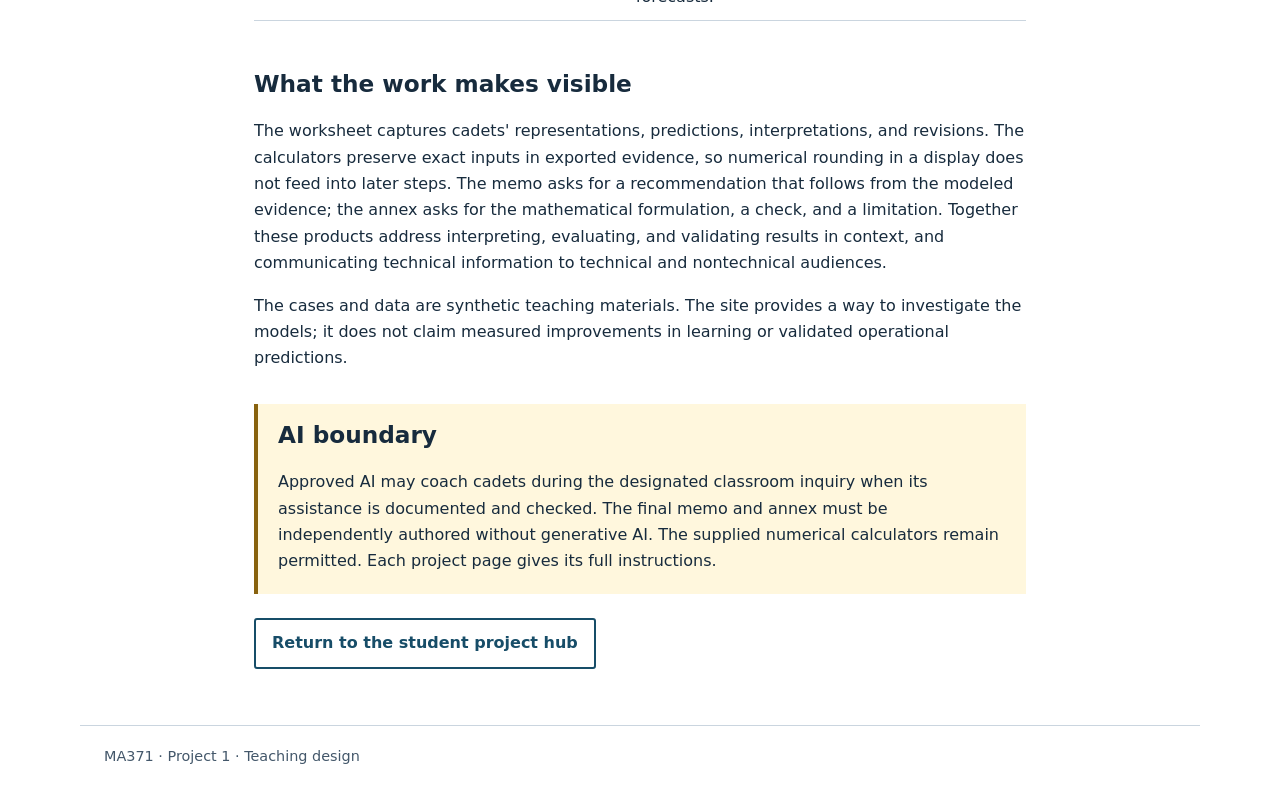
<file: ma371/project1/teaching-design/index.html>
<!doctype html>
<html lang="en">
<head><meta charset="utf-8"><meta name="viewport" content="width=device-width, initial-scale=1"><title>Project 1 Teaching Design | MA371</title><meta name="description" content="Faculty overview of the MA371 Project 1 inquiry sequence, disciplinary applications, evidence checks, and writing assessment."><link rel="stylesheet" href="../../../assets/style.css"><link rel="stylesheet" href="../../../assets/theme.css"><script src="../../../assets/theme.js"></script><link rel="icon" href="../../../assets/favicon.svg" type="image/svg+xml"></head>
<body><a class="skip" href="#main">Skip to content</a><header class="site-header"><div class="wrap"><a class="brand" href="../../../">Joseph Dorta</a><nav aria-label="Main"><a href="../../">MA371</a><a href="../">Project 1</a></nav></div></header>
<main id="main" class="wrap compact"><p class="breadcrumbs"><a href="../">Project 1</a> / Teaching design</p><p class="eyebrow">Faculty and visitor overview</p><h1>Project 1 teaching design</h1><p class="lead">Four disciplinary inquiries give cadets a decision to inform with linear algebra. Each project begins with a worksheet, develops a model, uses staged calculations, tests a limitation, and ends in an independently authored Army memo with a technical annex.</p>

<section><h2>The learning sequence</h2><ol><li><strong>Frame a decision.</strong> Cadets identify the audience, action, criterion, and quantities that can inform it.</li><li><strong>Construct a model.</strong> The worksheet introduces the needed objects and asks cadets to build or interpret them before using the calculator.</li><li><strong>Predict, calculate, interpret.</strong> Small browser-Python steps return numerical and visual results. Cadets explain each result in the problem's units and context. Code is available for inspection but editing it is optional.</li><li><strong>Challenge the result.</strong> A held-out check, exact audit, or sensitivity scenario exposes what the model establishes and where assumptions matter.</li><li><strong>Communicate the decision.</strong> A concise memo addresses a nontechnical leader. A separate annex makes the mathematical reasoning and numerical evidence auditable by a technical reader.</li></ol></section>

<section><h2>Four contexts for five majors</h2><div class="table-scroll"><table><thead><tr><th scope="col">Project</th><th scope="col">Decision</th><th scope="col">Linear algebra and modeling</th><th scope="col">Challenge to the result</th></tr></thead><tbody><tr><th scope="row"><a href="../or/">Operations Research</a></th><td>Choose prevention, faster repairs, or a qualified alternative for a readiness deadline.</td><td>Column-stochastic transition matrices, matrix powers, eigenvectors, and stationary proportions.</td><td>Held-out transitions and assumed intervention effectiveness.</td></tr><tr><th scope="row"><a href="../asds-cs/">Computer Science and Applied Data Science</a></th><td>Choose a link change for a training portal.</td><td>Directed adjacency and navigation matrices, PageRank's stationary vector, and an optional click-weighted extension.</td><td>Held-out click observations and the equal-click assumption.</td></tr><tr><th scope="row"><a href="../math/">Mathematical Sciences</a></th><td>Recommend a defensible split of six collaborating teams.</td><td>Adjacency, degree, and Laplacian matrices; eigenvectors as candidate partitions; exact cut counts.</td><td>Audit the proposed split and test missing-edge scenarios.</td></tr><tr><th scope="row"><a href="../physics/">Physics</a></th><td>Compare ventilation and thermal bridging for a two-module unit.</td><td>Heat-balance ODEs, a two-state matrix system, eigenmodes, and temperature forecasts.</td><td>Held-out bench readings and a hotter-ambient scenario.</td></tr></tbody></table></div></section>

<section><h2>What the work makes visible</h2><p>The worksheet captures cadets' representations, predictions, interpretations, and revisions. The calculators preserve exact inputs in exported evidence, so numerical rounding in a display does not feed into later steps. The memo asks for a recommendation that follows from the modeled evidence; the annex asks for the mathematical formulation, a check, and a limitation. Together these products address interpreting, evaluating, and validating results in context, and communicating technical information to technical and nontechnical audiences.</p><p>The cases and data are synthetic teaching materials. The site provides a way to investigate the models; it does not claim measured improvements in learning or validated operational predictions.</p></section>

<section class="note"><h2>AI boundary</h2><p>Approved AI may coach cadets during the designated classroom inquiry when its assistance is documented and checked. The final memo and annex must be independently authored without generative AI. The supplied numerical calculators remain permitted. Each project page gives its full instructions.</p></section>
<p><a class="button secondary" href="../">Return to the student project hub</a></p></main><footer class="wrap">MA371 · Project 1 · Teaching design</footer></body>
</html>
</file>
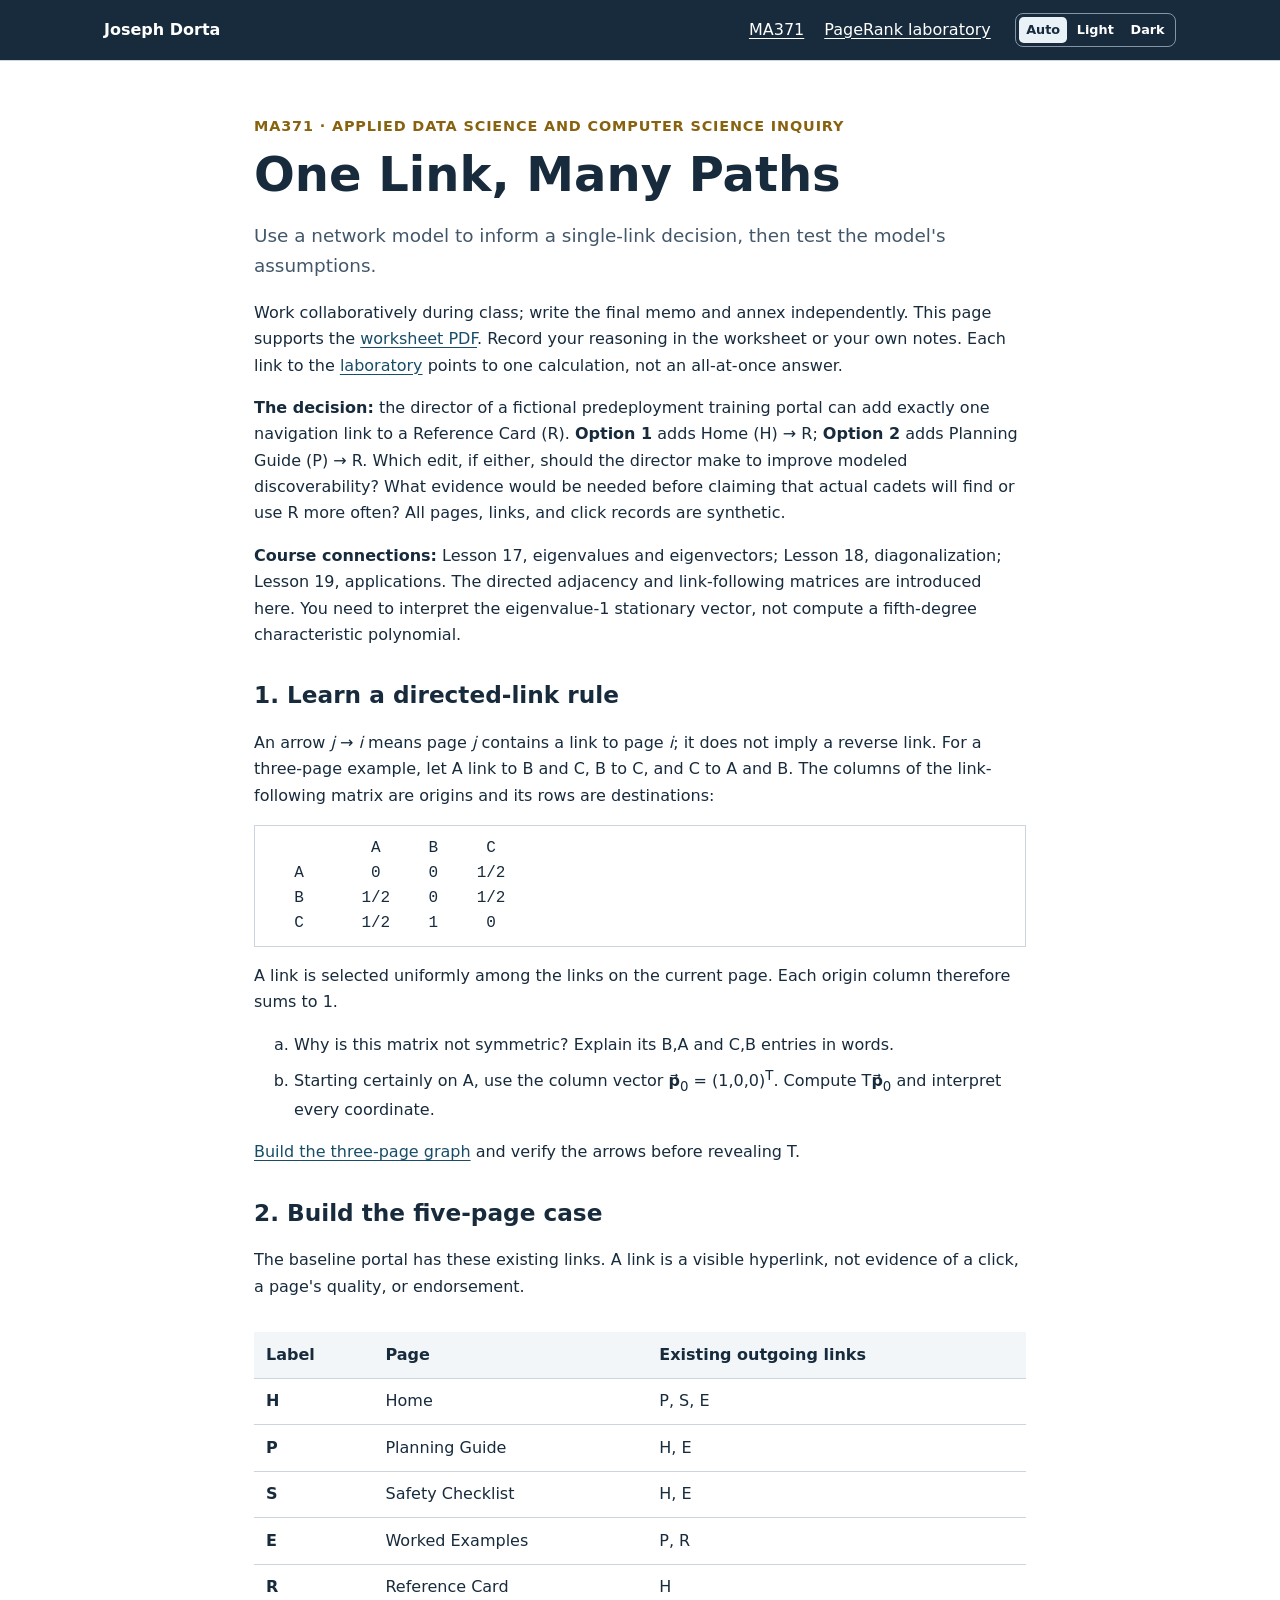
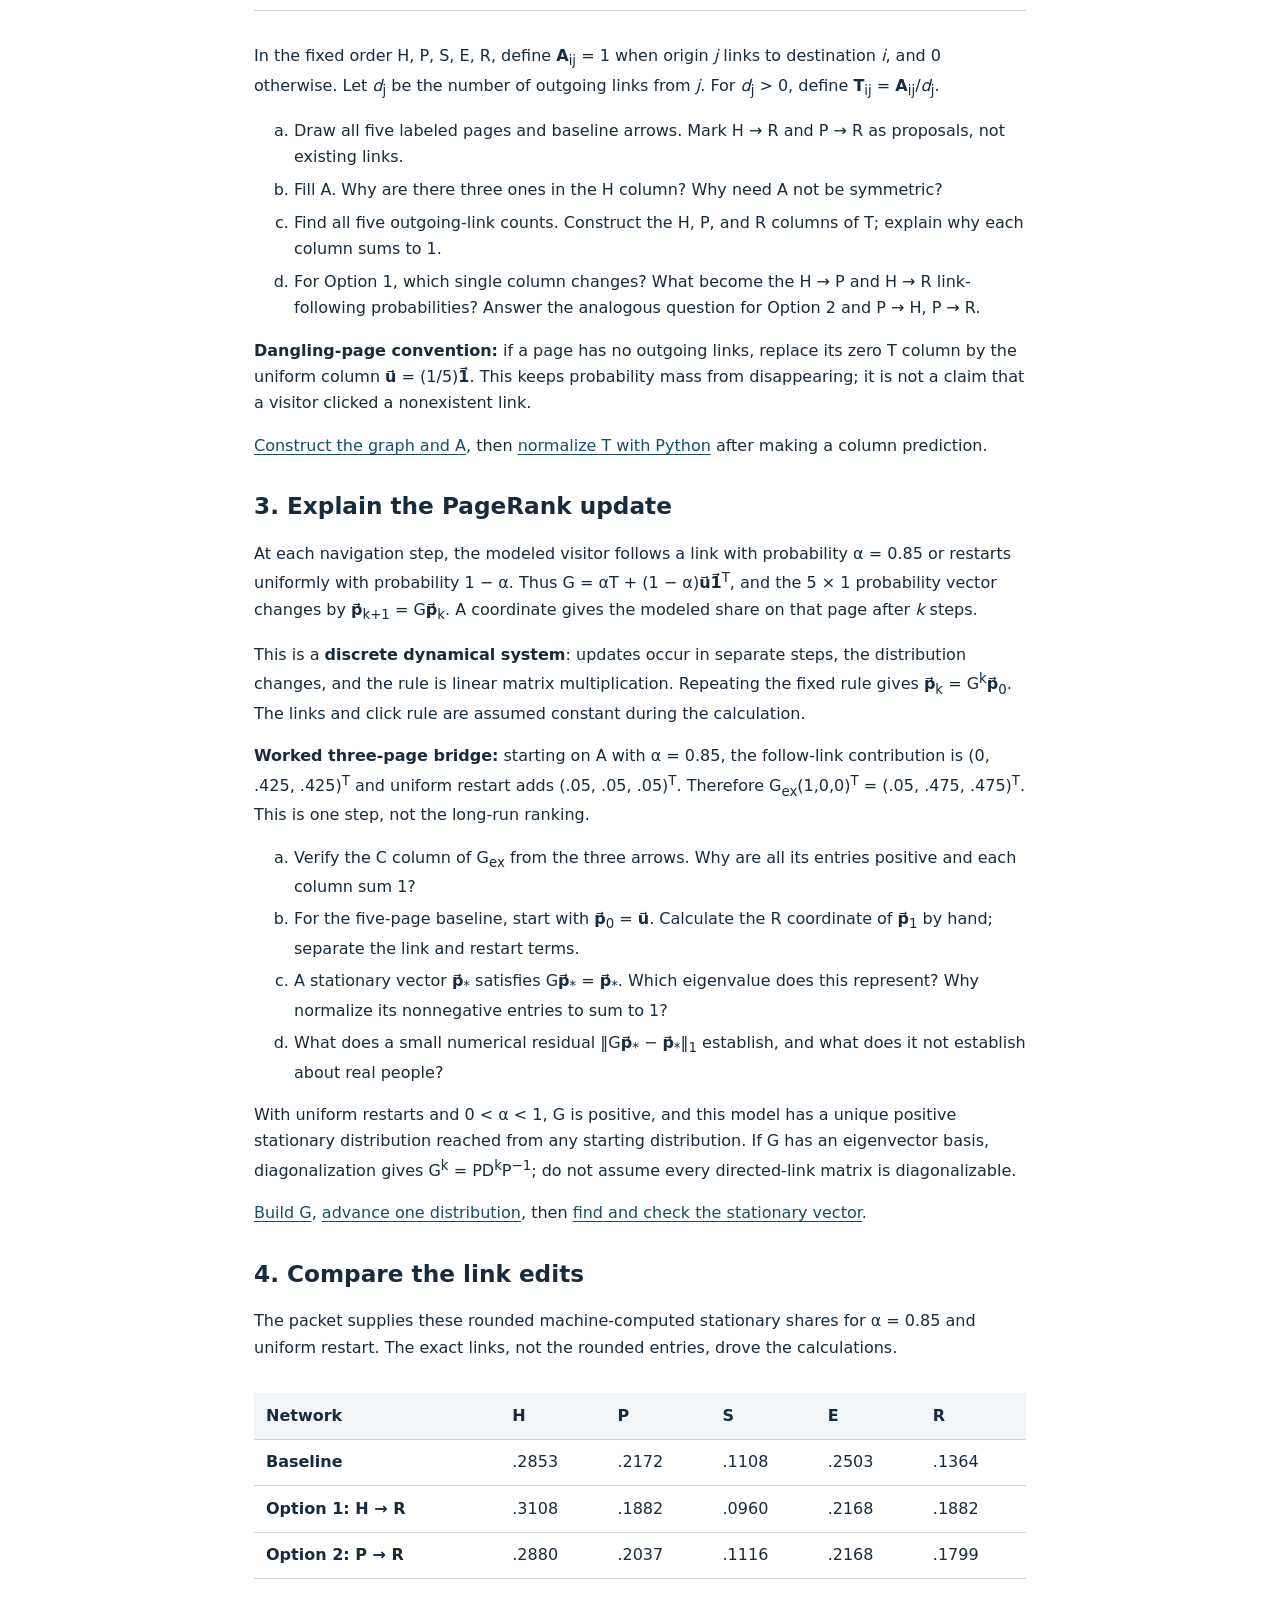
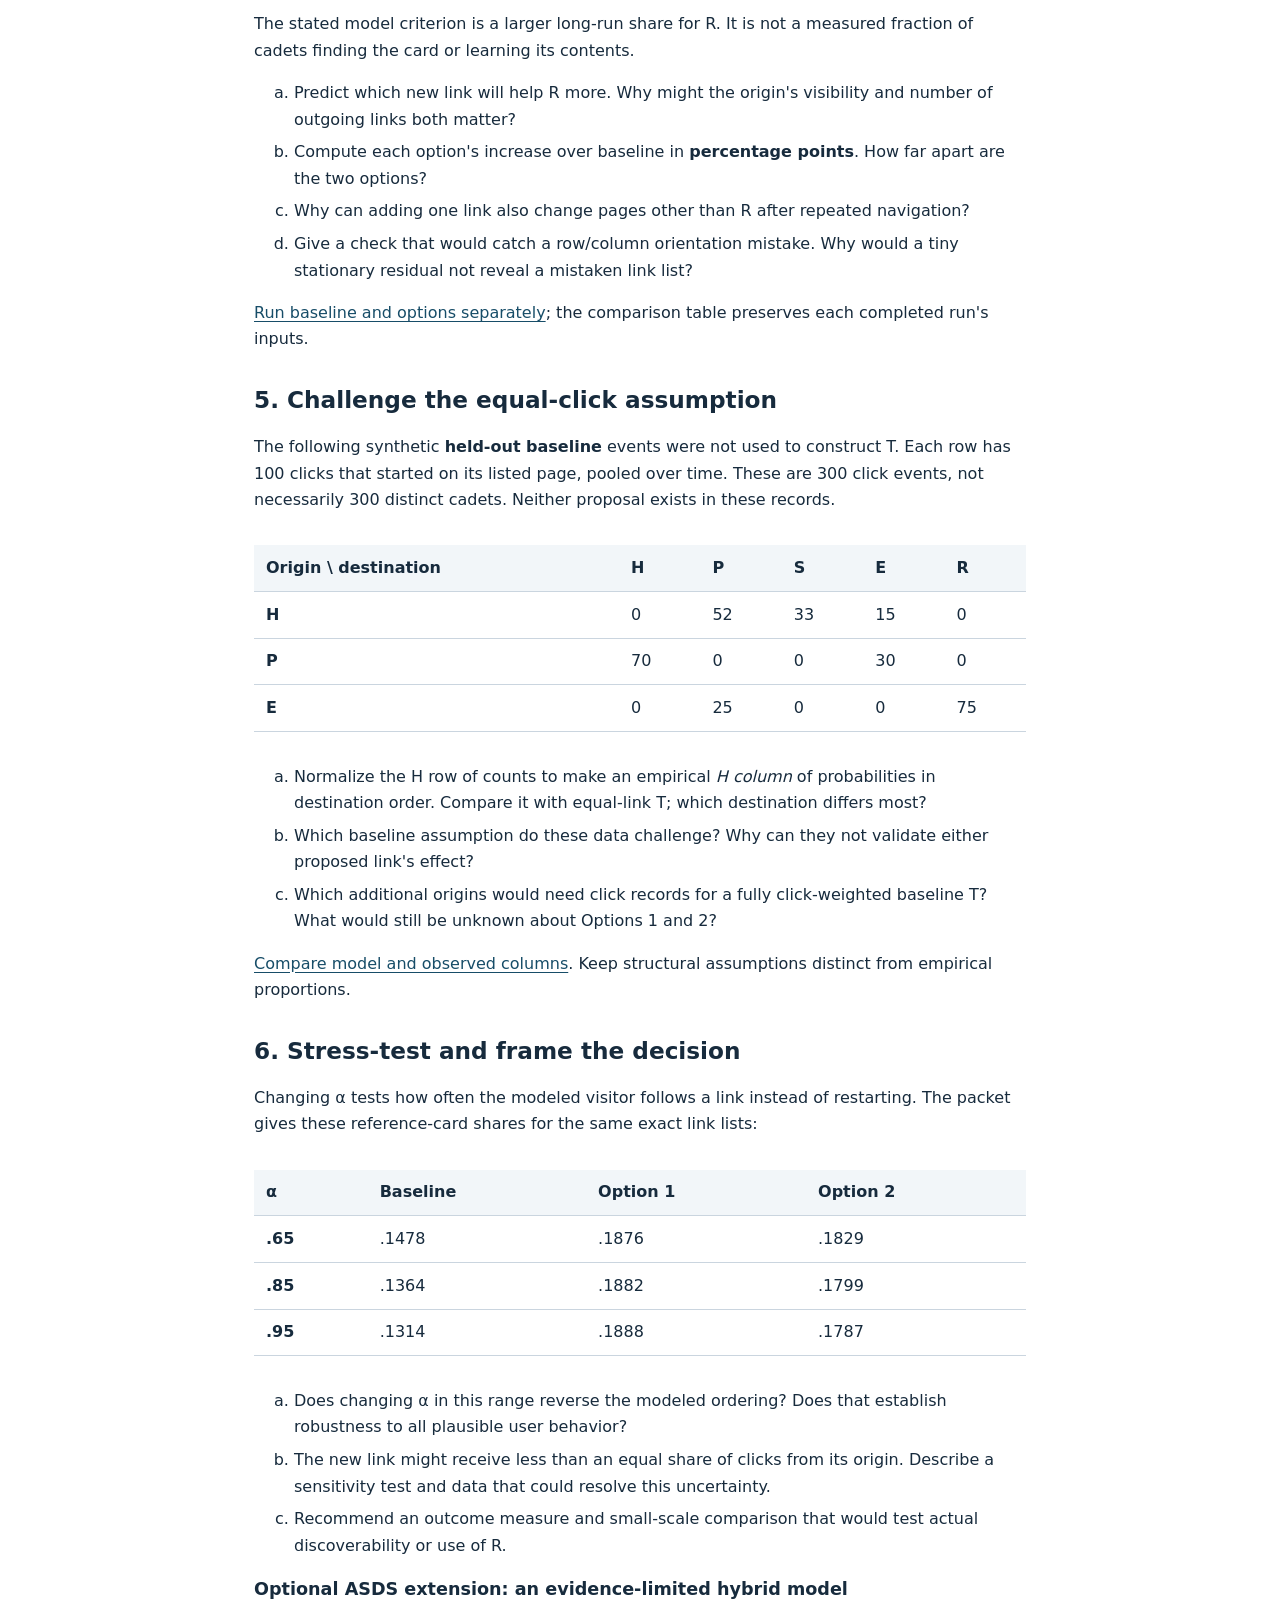
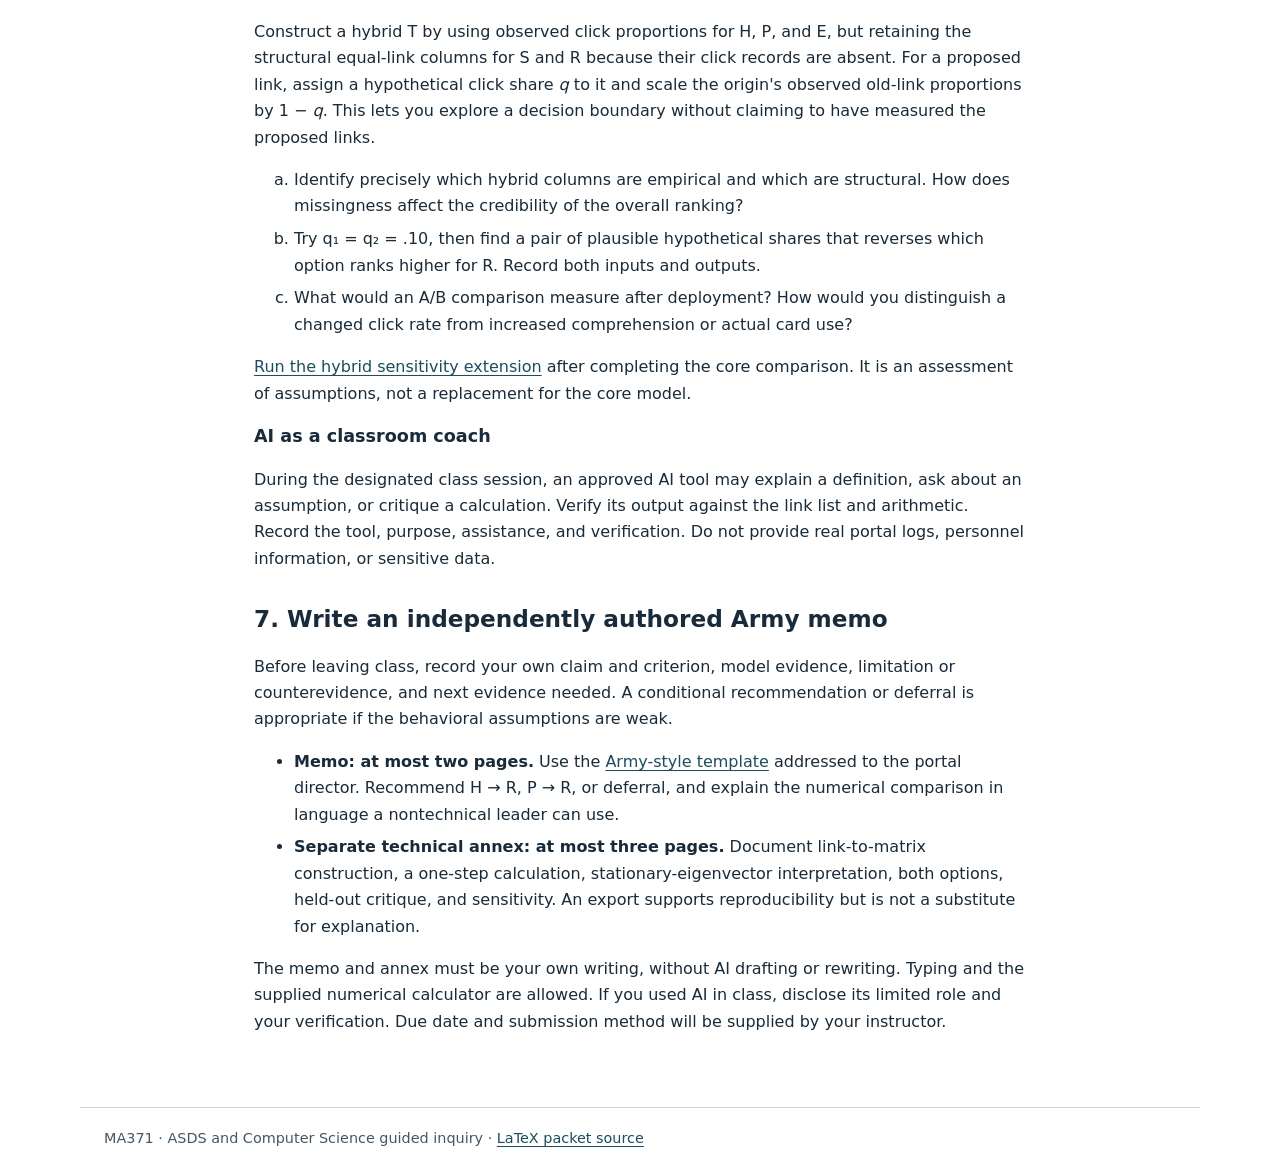
<file: ma371/project1/asds-cs/inquiry.html>
<!doctype html>
<html lang="en"><head><meta charset="utf-8"><meta name="viewport" content="width=device-width, initial-scale=1"><title>PageRank Guided Inquiry | MA371</title><meta name="description" content="ASDS and Computer Science inquiry on directed networks, PageRank, model validation, and a portal-link decision."><link rel="stylesheet" href="../../../assets/style.css"><link rel="stylesheet" href="../../../assets/theme.css"><link rel="stylesheet" href="pagerank.css"><script src="../../../assets/theme.js"></script><link rel="icon" href="../../../assets/favicon.svg" type="image/svg+xml"></head>
<body><a class="skip" href="#main">Skip to content</a><header class="site-header"><div class="wrap"><a class="brand" href="../../../">Joseph Dorta</a><nav aria-label="Main"><a href="../../">MA371</a><a href="./">PageRank laboratory</a></nav></div></header>
<main id="main" class="wrap compact"><p class="eyebrow">MA371 · Applied Data Science and Computer Science inquiry</p><h1>One Link, Many Paths</h1><p class="lead">Use a network model to inform a single-link decision, then test the model's assumptions.</p>
<p>Work collaboratively during class; write the final memo and annex independently. This page supports the <a href="MA371_Project1_ASDSCS_Guided_Inquiry.pdf" download>worksheet PDF</a>. Record your reasoning in the worksheet or your own notes. Each link to the <a href="./#lab">laboratory</a> points to one calculation, not an all-at-once answer.</p>
<p><strong>The decision:</strong> the director of a fictional predeployment training portal can add exactly one navigation link to a Reference Card (R). <strong>Option 1</strong> adds Home (H) → R; <strong>Option 2</strong> adds Planning Guide (P) → R. Which edit, if either, should the director make to improve modeled discoverability? What evidence would be needed before claiming that actual cadets will find or use R more often? All pages, links, and click records are synthetic.</p>
<p><strong>Course connections:</strong> Lesson 17, eigenvalues and eigenvectors; Lesson 18, diagonalization; Lesson 19, applications. The directed adjacency and link-following matrices are introduced here. You need to interpret the eigenvalue-1 stationary vector, not compute a fifth-degree characteristic polynomial.</p>
<section><h2>1. Learn a directed-link rule</h2><p>An arrow <em>j</em> → <em>i</em> means page <em>j</em> contains a link to page <em>i</em>; it does not imply a reverse link. For a three-page example, let A link to B and C, B to C, and C to A and B. The columns of the link-following matrix are origins and its rows are destinations:</p><pre class="math-output" aria-label="Three-page link-following matrix with rows A B C and columns A B C">           A     B     C
   A       0     0    1/2
   B      1/2    0    1/2
   C      1/2    1     0</pre><p>A link is selected uniformly among the links on the current page. Each origin column therefore sums to 1.</p><ol type="a"><li>Why is this matrix not symmetric? Explain its B,A and C,B entries in words.</li><li>Starting certainly on A, use the column vector <strong>p⃗</strong><sub>0</sub> = (1,0,0)<sup>T</sup>. Compute T<strong>p⃗</strong><sub>0</sub> and interpret every coordinate.</li></ol><p><a href="./#build">Build the three-page graph</a> and verify the arrows before revealing T.</p></section>
<section><h2>2. Build the five-page case</h2><p>The baseline portal has these existing links. A link is a visible hyperlink, not evidence of a click, a page's quality, or endorsement.</p><div class="table-scroll"><table><thead><tr><th>Label</th><th>Page</th><th>Existing outgoing links</th></tr></thead><tbody><tr><th>H</th><td>Home</td><td>P, S, E</td></tr><tr><th>P</th><td>Planning Guide</td><td>H, E</td></tr><tr><th>S</th><td>Safety Checklist</td><td>H, E</td></tr><tr><th>E</th><td>Worked Examples</td><td>P, R</td></tr><tr><th>R</th><td>Reference Card</td><td>H</td></tr></tbody></table></div><p>In the fixed order H, P, S, E, R, define <strong>A</strong><sub>ij</sub> = 1 when origin <em>j</em> links to destination <em>i</em>, and 0 otherwise. Let <em>d</em><sub>j</sub> be the number of outgoing links from <em>j</em>. For <em>d</em><sub>j</sub> &gt; 0, define <strong>T</strong><sub>ij</sub> = <strong>A</strong><sub>ij</sub>/<em>d</em><sub>j</sub>.</p><ol type="a"><li>Draw all five labeled pages and baseline arrows. Mark H → R and P → R as proposals, not existing links.</li><li>Fill A. Why are there three ones in the H column? Why need A not be symmetric?</li><li>Find all five outgoing-link counts. Construct the H, P, and R columns of T; explain why each column sums to 1.</li><li>For Option 1, which single column changes? What become the H → P and H → R link-following probabilities? Answer the analogous question for Option 2 and P → H, P → R.</li></ol><p><strong>Dangling-page convention:</strong> if a page has no outgoing links, replace its zero T column by the uniform column <strong>u⃗</strong> = (1/5)<strong>1⃗</strong>. This keeps probability mass from disappearing; it is not a claim that a visitor clicked a nonexistent link.</p><p><a href="./#build">Construct the graph and A</a>, then <a href="./#transition-step">normalize T with Python</a> after making a column prediction.</p></section>
<section><h2>3. Explain the PageRank update</h2><p>At each navigation step, the modeled visitor follows a link with probability α = 0.85 or restarts uniformly with probability 1 − α. Thus G = αT + (1 − α)<strong>u⃗</strong><strong>1⃗</strong><sup>T</sup>, and the 5 × 1 probability vector changes by <strong>p⃗</strong><sub>k+1</sub> = G<strong>p⃗</strong><sub>k</sub>. A coordinate gives the modeled share on that page after <em>k</em> steps.</p><p>This is a <strong>discrete dynamical system</strong>: updates occur in separate steps, the distribution changes, and the rule is linear matrix multiplication. Repeating the fixed rule gives <strong>p⃗</strong><sub>k</sub> = G<sup>k</sup><strong>p⃗</strong><sub>0</sub>. The links and click rule are assumed constant during the calculation.</p><p><strong>Worked three-page bridge:</strong> starting on A with α = 0.85, the follow-link contribution is (0, .425, .425)<sup>T</sup> and uniform restart adds (.05, .05, .05)<sup>T</sup>. Therefore G<sub>ex</sub>(1,0,0)<sup>T</sup> = (.05, .475, .475)<sup>T</sup>. This is one step, not the long-run ranking.</p><ol type="a"><li>Verify the C column of G<sub>ex</sub> from the three arrows. Why are all its entries positive and each column sum 1?</li><li>For the five-page baseline, start with <strong>p⃗</strong><sub>0</sub> = <strong>u⃗</strong>. Calculate the R coordinate of <strong>p⃗</strong><sub>1</sub> by hand; separate the link and restart terms.</li><li>A stationary vector <strong>p⃗</strong><sub>*</sub> satisfies G<strong>p⃗</strong><sub>*</sub> = <strong>p⃗</strong><sub>*</sub>. Which eigenvalue does this represent? Why normalize its nonnegative entries to sum to 1?</li><li>What does a small numerical residual ‖G<strong>p⃗</strong><sub>*</sub> − <strong>p⃗</strong><sub>*</sub>‖<sub>1</sub> establish, and what does it not establish about real people?</li></ol><p>With uniform restarts and 0 &lt; α &lt; 1, G is positive, and this model has a unique positive stationary distribution reached from any starting distribution. If G has an eigenvector basis, diagonalization gives G<sup>k</sup> = PD<sup>k</sup>P<sup>−1</sup>; do not assume every directed-link matrix is diagonalizable.</p><p><a href="./#google-step">Build G</a>, <a href="./#stepper">advance one distribution</a>, then <a href="./#rank-step">find and check the stationary vector</a>.</p></section>
<section><h2>4. Compare the link edits</h2><p>The packet supplies these rounded machine-computed stationary shares for α = 0.85 and uniform restart. The exact links, not the rounded entries, drove the calculations.</p><div class="table-scroll"><table><thead><tr><th>Network</th><th>H</th><th>P</th><th>S</th><th>E</th><th>R</th></tr></thead><tbody><tr><th>Baseline</th><td>.2853</td><td>.2172</td><td>.1108</td><td>.2503</td><td>.1364</td></tr><tr><th>Option 1: H → R</th><td>.3108</td><td>.1882</td><td>.0960</td><td>.2168</td><td>.1882</td></tr><tr><th>Option 2: P → R</th><td>.2880</td><td>.2037</td><td>.1116</td><td>.2168</td><td>.1799</td></tr></tbody></table></div><p>The stated model criterion is a larger long-run share for R. It is not a measured fraction of cadets finding the card or learning its contents.</p><ol type="a"><li>Predict which new link will help R more. Why might the origin's visibility and number of outgoing links both matter?</li><li>Compute each option's increase over baseline in <strong>percentage points</strong>. How far apart are the two options?</li><li>Why can adding one link also change pages other than R after repeated navigation?</li><li>Give a check that would catch a row/column orientation mistake. Why would a tiny stationary residual not reveal a mistaken link list?</li></ol><p><a href="./#rank-step">Run baseline and options separately</a>; the comparison table preserves each completed run's inputs.</p></section>
<section><h2>5. Challenge the equal-click assumption</h2><p>The following synthetic <strong>held-out baseline</strong> events were not used to construct T. Each row has 100 clicks that started on its listed page, pooled over time. These are 300 click events, not necessarily 300 distinct cadets. Neither proposal exists in these records.</p><div class="table-scroll"><table><thead><tr><th>Origin \ destination</th><th>H</th><th>P</th><th>S</th><th>E</th><th>R</th></tr></thead><tbody><tr><th>H</th><td>0</td><td>52</td><td>33</td><td>15</td><td>0</td></tr><tr><th>P</th><td>70</td><td>0</td><td>0</td><td>30</td><td>0</td></tr><tr><th>E</th><td>0</td><td>25</td><td>0</td><td>0</td><td>75</td></tr></tbody></table></div><ol type="a"><li>Normalize the H row of counts to make an empirical <em>H column</em> of probabilities in destination order. Compare it with equal-link T; which destination differs most?</li><li>Which baseline assumption do these data challenge? Why can they not validate either proposed link's effect?</li><li>Which additional origins would need click records for a fully click-weighted baseline T? What would still be unknown about Options 1 and 2?</li></ol><p><a href="./#validation-step">Compare model and observed columns</a>. Keep structural assumptions distinct from empirical proportions.</p></section>
<section><h2>6. Stress-test and frame the decision</h2><p>Changing α tests how often the modeled visitor follows a link instead of restarting. The packet gives these reference-card shares for the same exact link lists:</p><div class="table-scroll"><table><thead><tr><th>α</th><th>Baseline</th><th>Option 1</th><th>Option 2</th></tr></thead><tbody><tr><th>.65</th><td>.1478</td><td>.1876</td><td>.1829</td></tr><tr><th>.85</th><td>.1364</td><td>.1882</td><td>.1799</td></tr><tr><th>.95</th><td>.1314</td><td>.1888</td><td>.1787</td></tr></tbody></table></div><ol type="a"><li>Does changing α in this range reverse the modeled ordering? Does that establish robustness to all plausible user behavior?</li><li>The new link might receive less than an equal share of clicks from its origin. Describe a sensitivity test and data that could resolve this uncertainty.</li><li>Recommend an outcome measure and small-scale comparison that would test actual discoverability or use of R.</li></ol><h3>Optional ASDS extension: an evidence-limited hybrid model</h3><p>Construct a hybrid T by using observed click proportions for H, P, and E, but retaining the structural equal-link columns for S and R because their click records are absent. For a proposed link, assign a hypothetical click share <em>q</em> to it and scale the origin's observed old-link proportions by 1 − <em>q</em>. This lets you explore a decision boundary without claiming to have measured the proposed links.</p><ol type="a"><li>Identify precisely which hybrid columns are empirical and which are structural. How does missingness affect the credibility of the overall ranking?</li><li>Try q₁ = q₂ = .10, then find a pair of plausible hypothetical shares that reverses which option ranks higher for R. Record both inputs and outputs.</li><li>What would an A/B comparison measure after deployment? How would you distinguish a changed click rate from increased comprehension or actual card use?</li></ol><p><a href="./#extension-step">Run the hybrid sensitivity extension</a> after completing the core comparison. It is an assessment of assumptions, not a replacement for the core model.</p><h3>AI as a classroom coach</h3><p>During the designated class session, an approved AI tool may explain a definition, ask about an assumption, or critique a calculation. Verify its output against the link list and arithmetic. Record the tool, purpose, assistance, and verification. Do not provide real portal logs, personnel information, or sensitive data.</p></section>
<section><h2>7. Write an independently authored Army memo</h2><p>Before leaving class, record your own claim and criterion, model evidence, limitation or counterevidence, and next evidence needed. A conditional recommendation or deferral is appropriate if the behavioral assumptions are weak.</p><ul><li><strong>Memo: at most two pages.</strong> Use the <a href="ASDS_CS_PageRank_Memo_Template.docx" download>Army-style template</a> addressed to the portal director. Recommend H → R, P → R, or deferral, and explain the numerical comparison in language a nontechnical leader can use.</li><li><strong>Separate technical annex: at most three pages.</strong> Document link-to-matrix construction, a one-step calculation, stationary-eigenvector interpretation, both options, held-out critique, and sensitivity. An export supports reproducibility but is not a substitute for explanation.</li></ul><p>The memo and annex must be your own writing, without AI drafting or rewriting. Typing and the supplied numerical calculator are allowed. If you used AI in class, disclose its limited role and your verification. Due date and submission method will be supplied by your instructor.</p></section>
</main><footer class="wrap">MA371 · ASDS and Computer Science guided inquiry · <a href="Project1_ASDS_CS_Guided_Inquiry.tex" download>LaTeX packet source</a></footer></body></html>
</file>
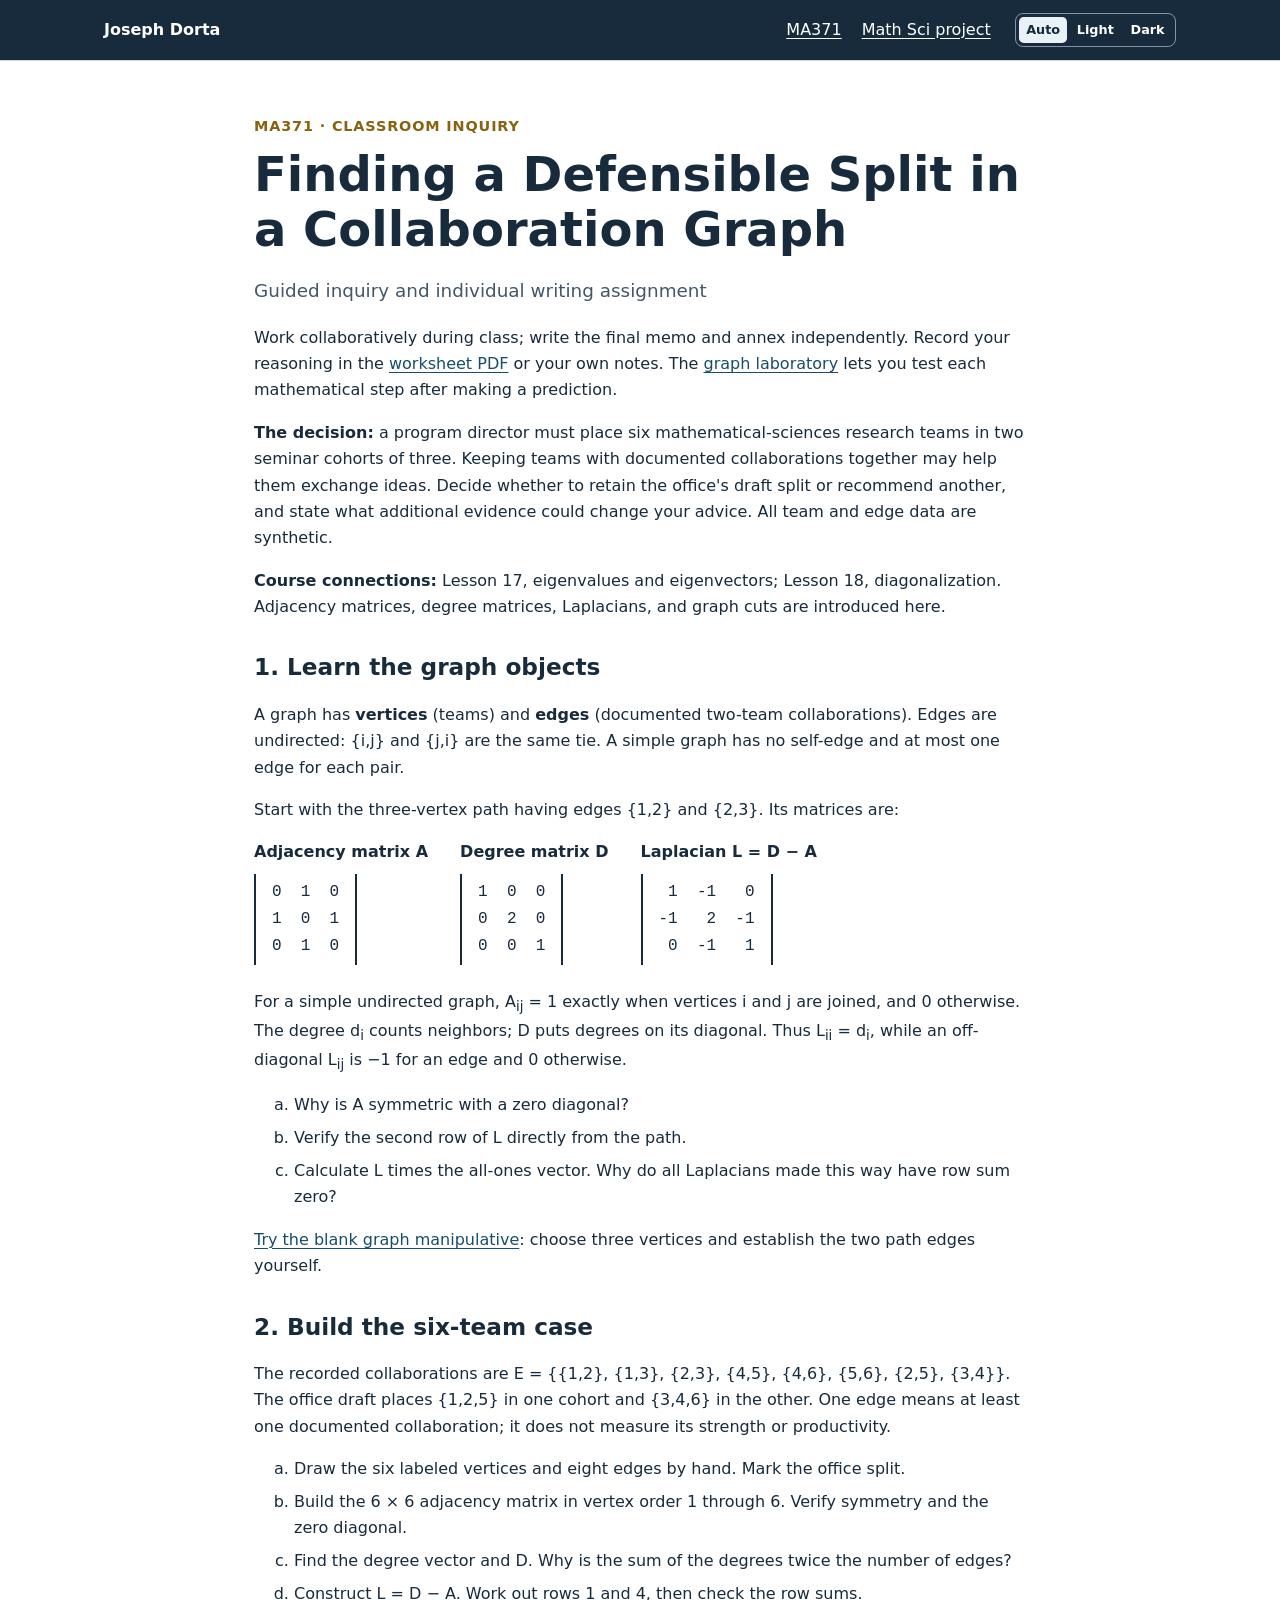
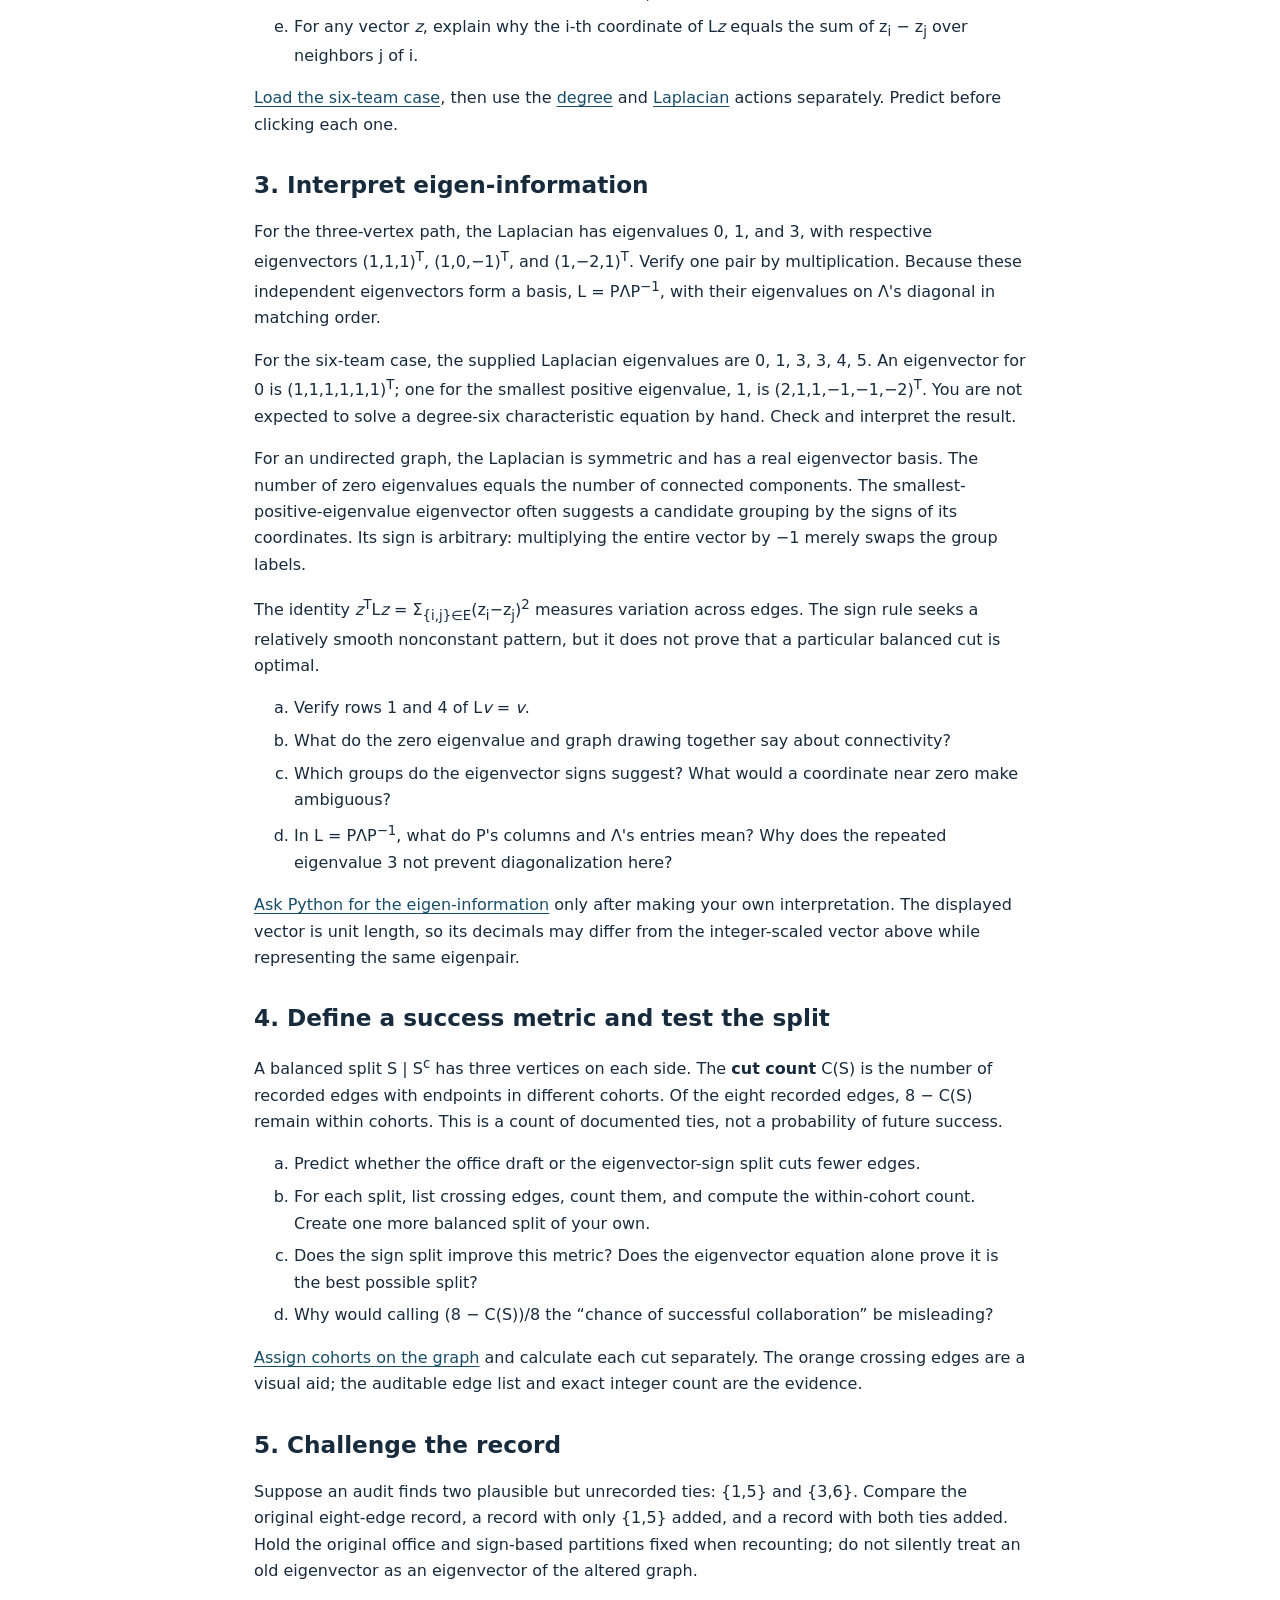
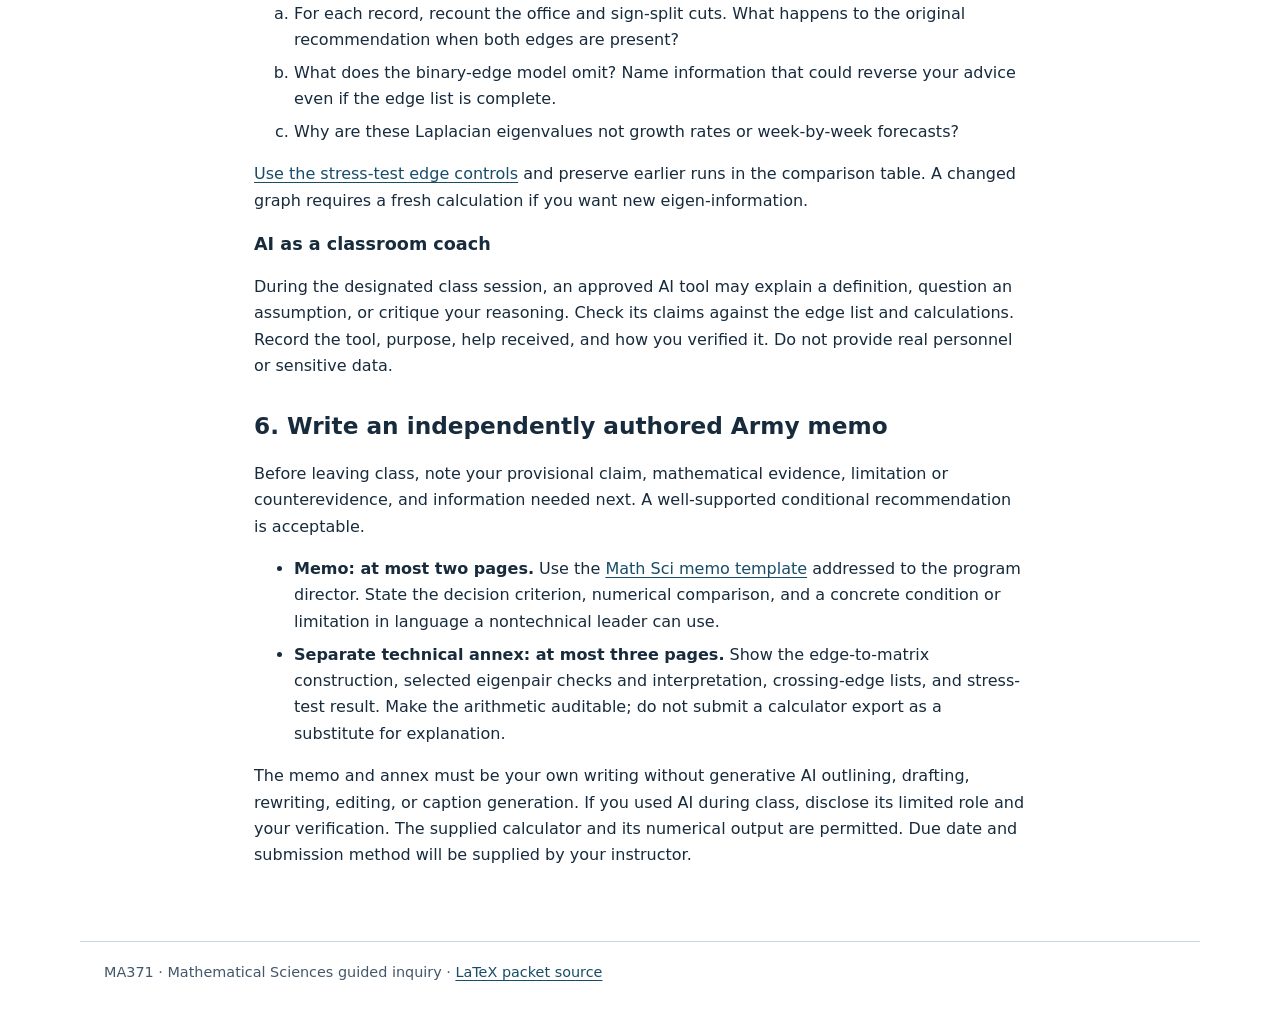
<file: ma371/project1/math/inquiry.html>
<!doctype html>
<html lang="en"><head><meta charset="utf-8"><meta name="viewport" content="width=device-width, initial-scale=1"><title>Math Sci Guided Inquiry | MA371</title><meta name="description" content="Guided inquiry and individual writing instructions for the MA371 mathematical-sciences graph project."><link rel="stylesheet" href="../../../assets/style.css"><link rel="stylesheet" href="../../../assets/theme.css"><link rel="stylesheet" href="math.css"><script src="../../../assets/theme.js"></script><link rel="icon" href="../../../assets/favicon.svg" type="image/svg+xml"></head>
<body><a class="skip" href="#main">Skip to content</a><header class="site-header"><div class="wrap"><a class="brand" href="../../../">Joseph Dorta</a><nav aria-label="Main"><a href="../../">MA371</a><a href="./">Math Sci project</a></nav></div></header>
<main id="main" class="wrap compact"><p class="eyebrow">MA371 · Classroom inquiry</p><h1>Finding a Defensible Split in a Collaboration Graph</h1><p class="lead">Guided inquiry and individual writing assignment</p>
<p>Work collaboratively during class; write the final memo and annex independently. Record your reasoning in the <a href="MA371_Project1_MathSci_Guided_Inquiry.pdf" download>worksheet PDF</a> or your own notes. The <a href="./#lab">graph laboratory</a> lets you test each mathematical step after making a prediction.</p>
<p><strong>The decision:</strong> a program director must place six mathematical-sciences research teams in two seminar cohorts of three. Keeping teams with documented collaborations together may help them exchange ideas. Decide whether to retain the office's draft split or recommend another, and state what additional evidence could change your advice. All team and edge data are synthetic.</p><p><strong>Course connections:</strong> Lesson 17, eigenvalues and eigenvectors; Lesson 18, diagonalization. Adjacency matrices, degree matrices, Laplacians, and graph cuts are introduced here.</p>
<section><h2>1. Learn the graph objects</h2><p>A graph has <strong>vertices</strong> (teams) and <strong>edges</strong> (documented two-team collaborations). Edges are undirected: {i,j} and {j,i} are the same tie. A simple graph has no self-edge and at most one edge for each pair.</p><p>Start with the three-vertex path having edges {1,2} and {2,3}. Its matrices are:</p>
<div class="example-matrices"><div><strong>Adjacency matrix A</strong><br><span class="matrix" role="img" aria-label="Adjacency matrix: rows 0 1 0; 1 0 1; 0 1 0">0  1  0
1  0  1
0  1  0</span></div><div><strong>Degree matrix D</strong><br><span class="matrix" role="img" aria-label="Degree matrix with diagonal 1, 2, 1">1  0  0
0  2  0
0  0  1</span></div><div><strong>Laplacian L = D − A</strong><br><span class="matrix" role="img" aria-label="Laplacian: rows 1 minus 1 0; minus 1 2 minus 1; 0 minus 1 1"> 1  -1   0
-1   2  -1
 0  -1   1</span></div></div>
<p>For a simple undirected graph, A<sub>ij</sub> = 1 exactly when vertices i and j are joined, and 0 otherwise. The degree d<sub>i</sub> counts neighbors; D puts degrees on its diagonal. Thus L<sub>ii</sub> = d<sub>i</sub>, while an off-diagonal L<sub>ij</sub> is −1 for an edge and 0 otherwise.</p><ol type="a"><li>Why is A symmetric with a zero diagonal?</li><li>Verify the second row of L directly from the path.</li><li>Calculate L times the all-ones vector. Why do all Laplacians made this way have row sum zero?</li></ol><p><a href="./#build">Try the blank graph manipulative</a>: choose three vertices and establish the two path edges yourself.</p></section>
<section><h2>2. Build the six-team case</h2><p>The recorded collaborations are E = {{1,2}, {1,3}, {2,3}, {4,5}, {4,6}, {5,6}, {2,5}, {3,4}}. The office draft places {1,2,5} in one cohort and {3,4,6} in the other. One edge means at least one documented collaboration; it does not measure its strength or productivity.</p><ol type="a"><li>Draw the six labeled vertices and eight edges by hand. Mark the office split.</li><li>Build the 6 × 6 adjacency matrix in vertex order 1 through 6. Verify symmetry and the zero diagonal.</li><li>Find the degree vector and D. Why is the sum of the degrees twice the number of edges?</li><li>Construct L = D − A. Work out rows 1 and 4, then check the row sums.</li><li>For any vector <em>z</em>, explain why the i-th coordinate of L<em>z</em> equals the sum of z<sub>i</sub> − z<sub>j</sub> over neighbors j of i.</li></ol><p><a href="./#build">Load the six-team case</a>, then use the <a href="./#degree-step">degree</a> and <a href="./#laplacian-step">Laplacian</a> actions separately. Predict before clicking each one.</p></section>
<section><h2>3. Interpret eigen-information</h2><p>For the three-vertex path, the Laplacian has eigenvalues 0, 1, and 3, with respective eigenvectors (1,1,1)<sup>T</sup>, (1,0,−1)<sup>T</sup>, and (1,−2,1)<sup>T</sup>. Verify one pair by multiplication. Because these independent eigenvectors form a basis, L = PΛP<sup>−1</sup>, with their eigenvalues on Λ's diagonal in matching order.</p><p>For the six-team case, the supplied Laplacian eigenvalues are 0, 1, 3, 3, 4, 5. An eigenvector for 0 is (1,1,1,1,1,1)<sup>T</sup>; one for the smallest positive eigenvalue, 1, is (2,1,1,−1,−1,−2)<sup>T</sup>. You are not expected to solve a degree-six characteristic equation by hand. Check and interpret the result.</p><p>For an undirected graph, the Laplacian is symmetric and has a real eigenvector basis. The number of zero eigenvalues equals the number of connected components. The smallest-positive-eigenvalue eigenvector often suggests a candidate grouping by the signs of its coordinates. Its sign is arbitrary: multiplying the entire vector by −1 merely swaps the group labels.</p><p>The identity <em>z</em><sup>T</sup>L<em>z</em> = Σ<sub>{i,j}∈E</sub>(z<sub>i</sub>−z<sub>j</sub>)<sup>2</sup> measures variation across edges. The sign rule seeks a relatively smooth nonconstant pattern, but it does not prove that a particular balanced cut is optimal.</p><ol type="a"><li>Verify rows 1 and 4 of L<em>v</em> = <em>v</em>.</li><li>What do the zero eigenvalue and graph drawing together say about connectivity?</li><li>Which groups do the eigenvector signs suggest? What would a coordinate near zero make ambiguous?</li><li>In L = PΛP<sup>−1</sup>, what do P's columns and Λ's entries mean? Why does the repeated eigenvalue 3 not prevent diagonalization here?</li></ol><p><a href="./#spectrum-step">Ask Python for the eigen-information</a> only after making your own interpretation. The displayed vector is unit length, so its decimals may differ from the integer-scaled vector above while representing the same eigenpair.</p></section>
<section><h2>4. Define a success metric and test the split</h2><p>A balanced split S | S<sup>c</sup> has three vertices on each side. The <strong>cut count</strong> C(S) is the number of recorded edges with endpoints in different cohorts. Of the eight recorded edges, 8 − C(S) remain within cohorts. This is a count of documented ties, not a probability of future success.</p><ol type="a"><li>Predict whether the office draft or the eigenvector-sign split cuts fewer edges.</li><li>For each split, list crossing edges, count them, and compute the within-cohort count. Create one more balanced split of your own.</li><li>Does the sign split improve this metric? Does the eigenvector equation alone prove it is the best possible split?</li><li>Why would calling (8 − C(S))/8 the “chance of successful collaboration” be misleading?</li></ol><p><a href="./#cohort-step">Assign cohorts on the graph</a> and calculate each cut separately. The orange crossing edges are a visual aid; the auditable edge list and exact integer count are the evidence.</p></section>
<section><h2>5. Challenge the record</h2><p>Suppose an audit finds two plausible but unrecorded ties: {1,5} and {3,6}. Compare the original eight-edge record, a record with only {1,5} added, and a record with both ties added. Hold the original office and sign-based partitions fixed when recounting; do not silently treat an old eigenvector as an eigenvector of the altered graph.</p><ol type="a"><li>For each record, recount the office and sign-split cuts. What happens to the original recommendation when both edges are present?</li><li>What does the binary-edge model omit? Name information that could reverse your advice even if the edge list is complete.</li><li>Why are these Laplacian eigenvalues not growth rates or week-by-week forecasts?</li></ol><p><a href="./#challenge-step">Use the stress-test edge controls</a> and preserve earlier runs in the comparison table. A changed graph requires a fresh calculation if you want new eigen-information.</p><h3>AI as a classroom coach</h3><p>During the designated class session, an approved AI tool may explain a definition, question an assumption, or critique your reasoning. Check its claims against the edge list and calculations. Record the tool, purpose, help received, and how you verified it. Do not provide real personnel or sensitive data.</p></section>
<section><h2>6. Write an independently authored Army memo</h2><p>Before leaving class, note your provisional claim, mathematical evidence, limitation or counterevidence, and information needed next. A well-supported conditional recommendation is acceptable.</p><ul><li><strong>Memo: at most two pages.</strong> Use the <a href="MathSci_Cohort_Memo_Template.docx" download>Math Sci memo template</a> addressed to the program director. State the decision criterion, numerical comparison, and a concrete condition or limitation in language a nontechnical leader can use.</li><li><strong>Separate technical annex: at most three pages.</strong> Show the edge-to-matrix construction, selected eigenpair checks and interpretation, crossing-edge lists, and stress-test result. Make the arithmetic auditable; do not submit a calculator export as a substitute for explanation.</li></ul><p>The memo and annex must be your own writing without generative AI outlining, drafting, rewriting, editing, or caption generation. If you used AI during class, disclose its limited role and your verification. The supplied calculator and its numerical output are permitted. Due date and submission method will be supplied by your instructor.</p></section>
</main><footer class="wrap">MA371 · Mathematical Sciences guided inquiry · <a href="Project1_MathSci_Guided_Inquiry.tex" download>LaTeX packet source</a></footer></body></html>
</file>
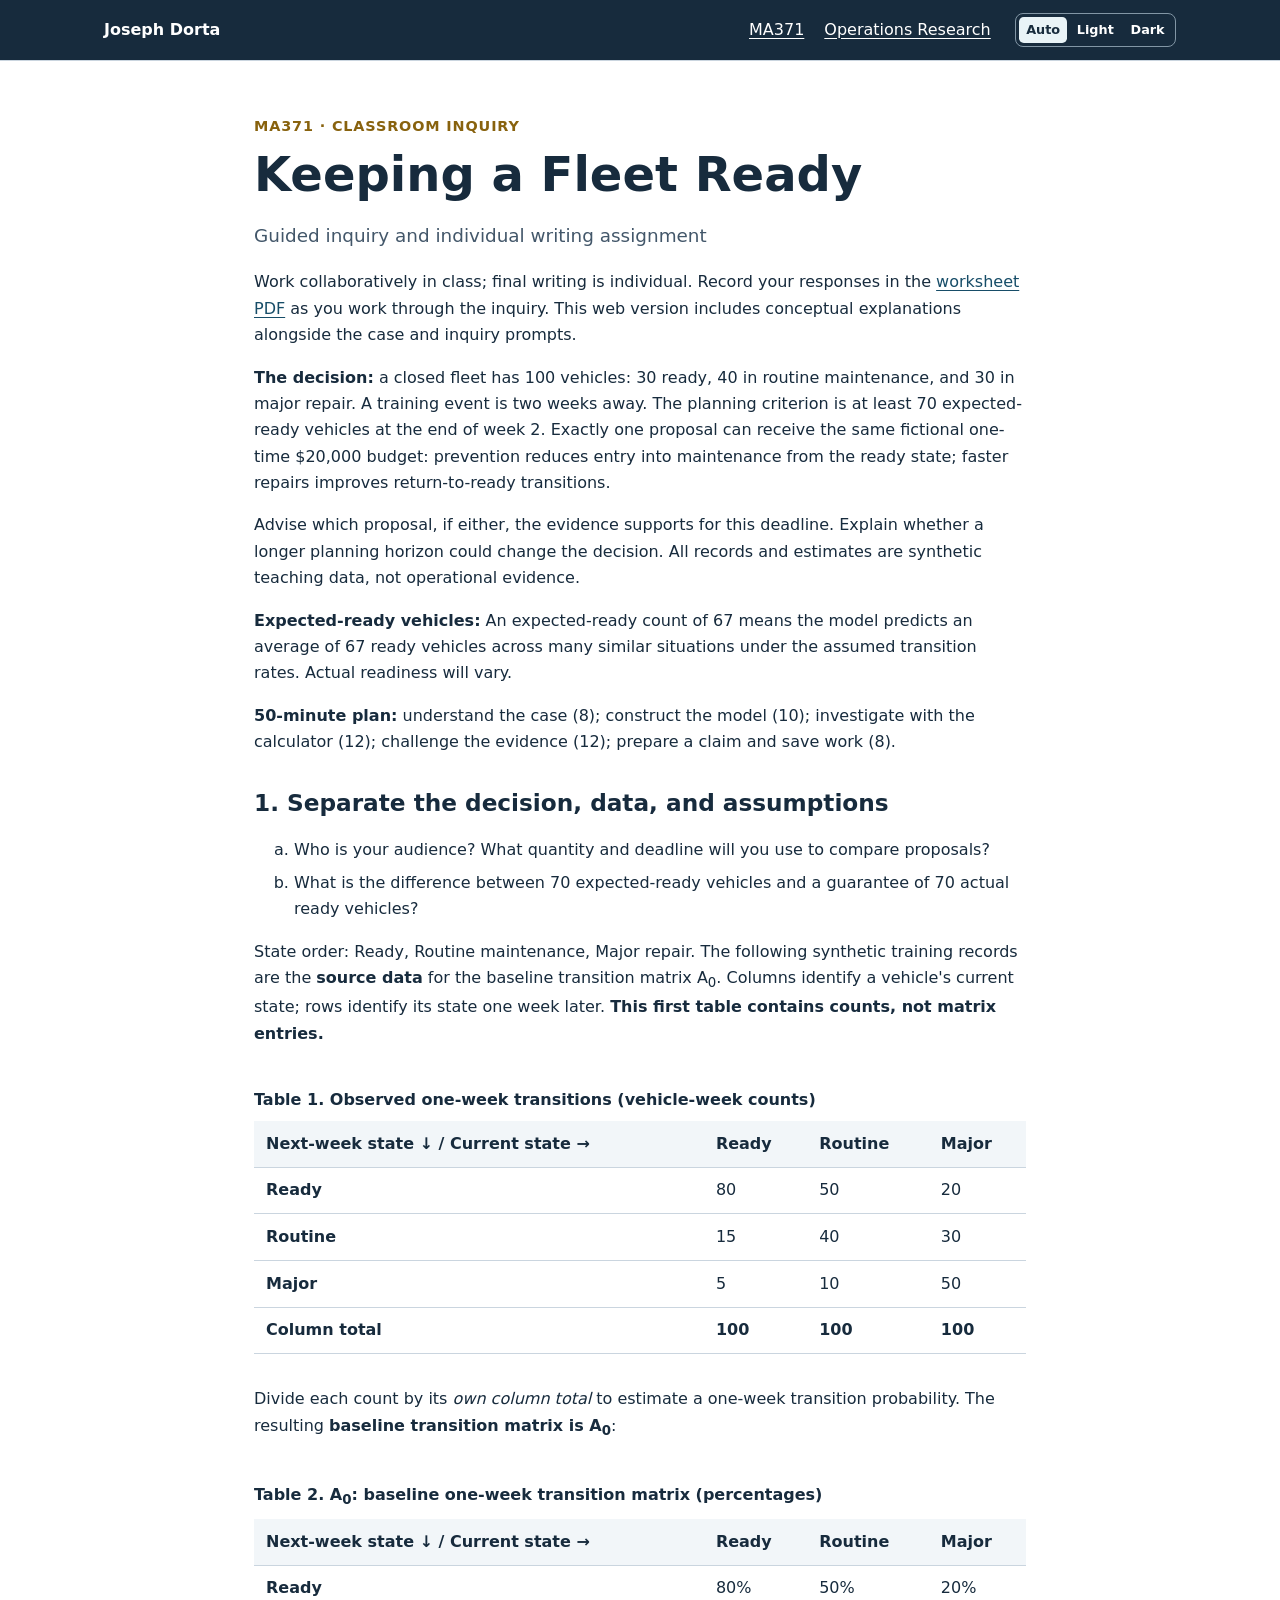
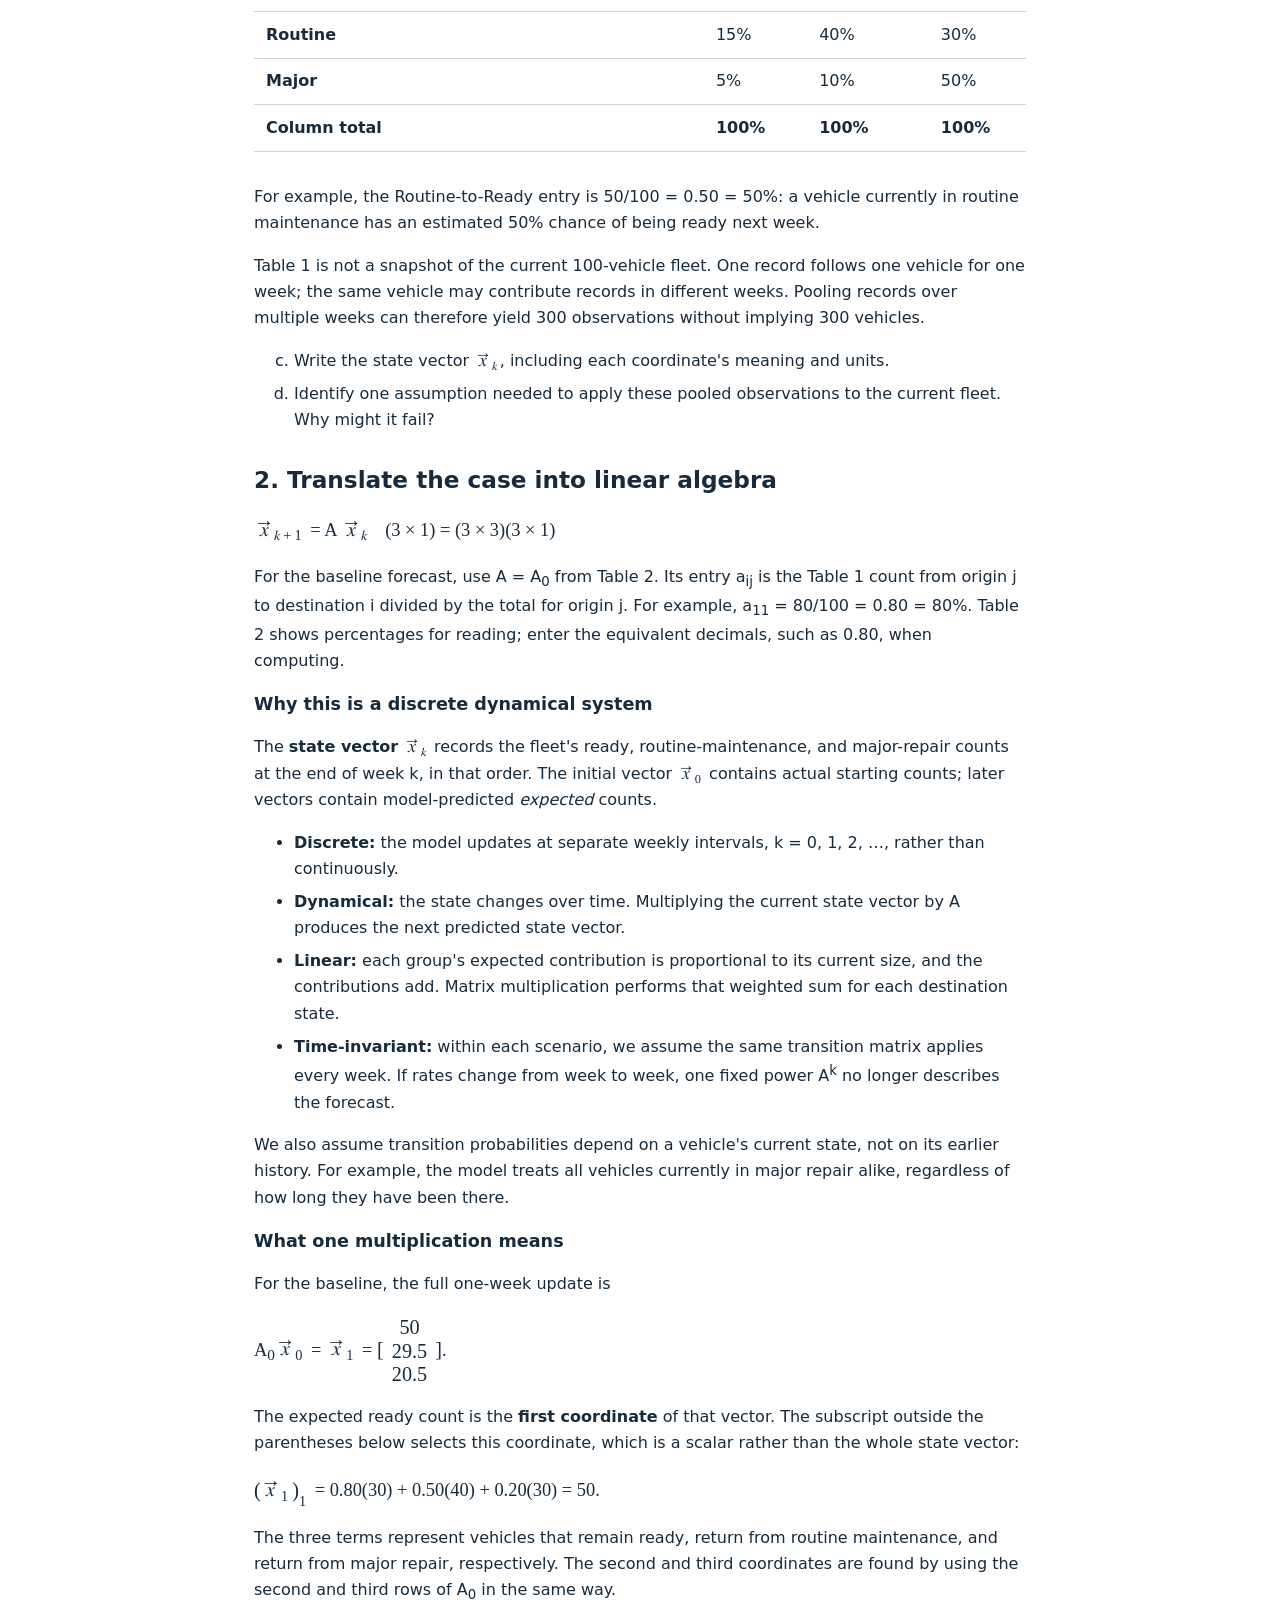
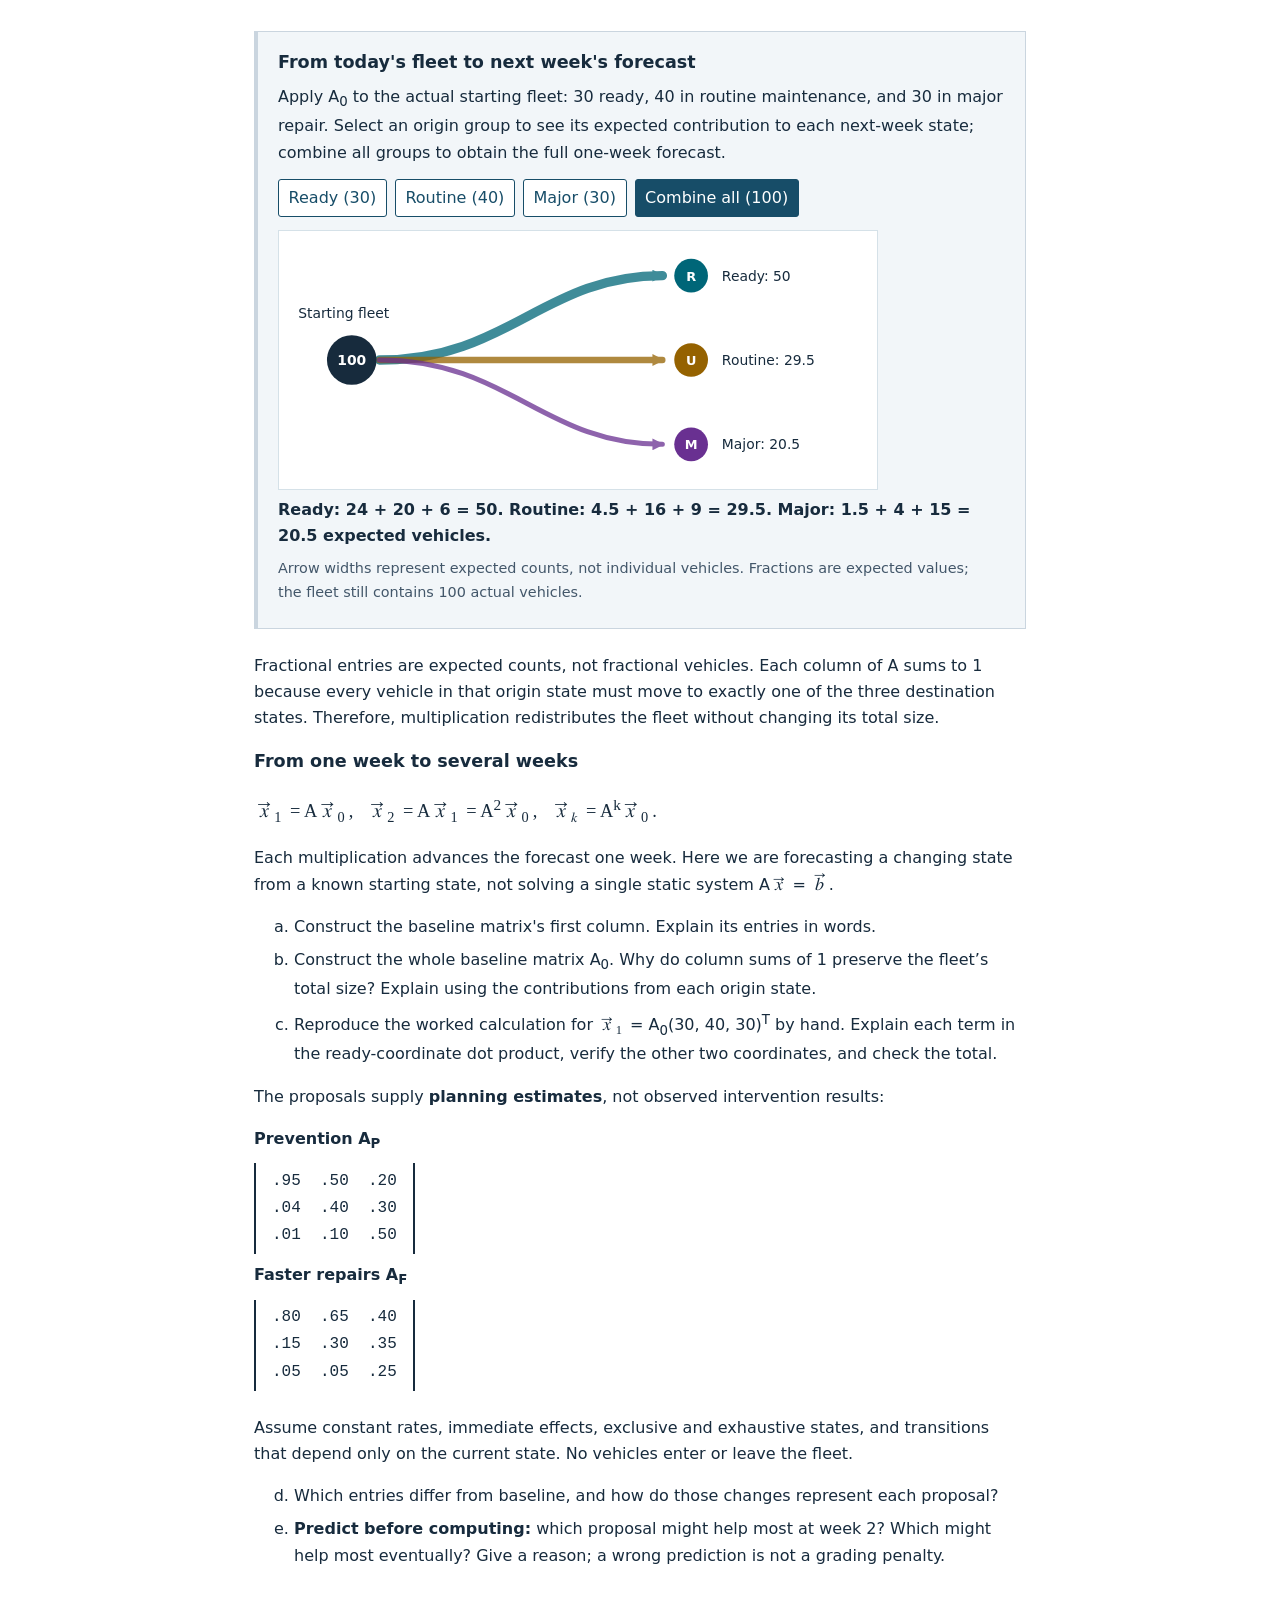
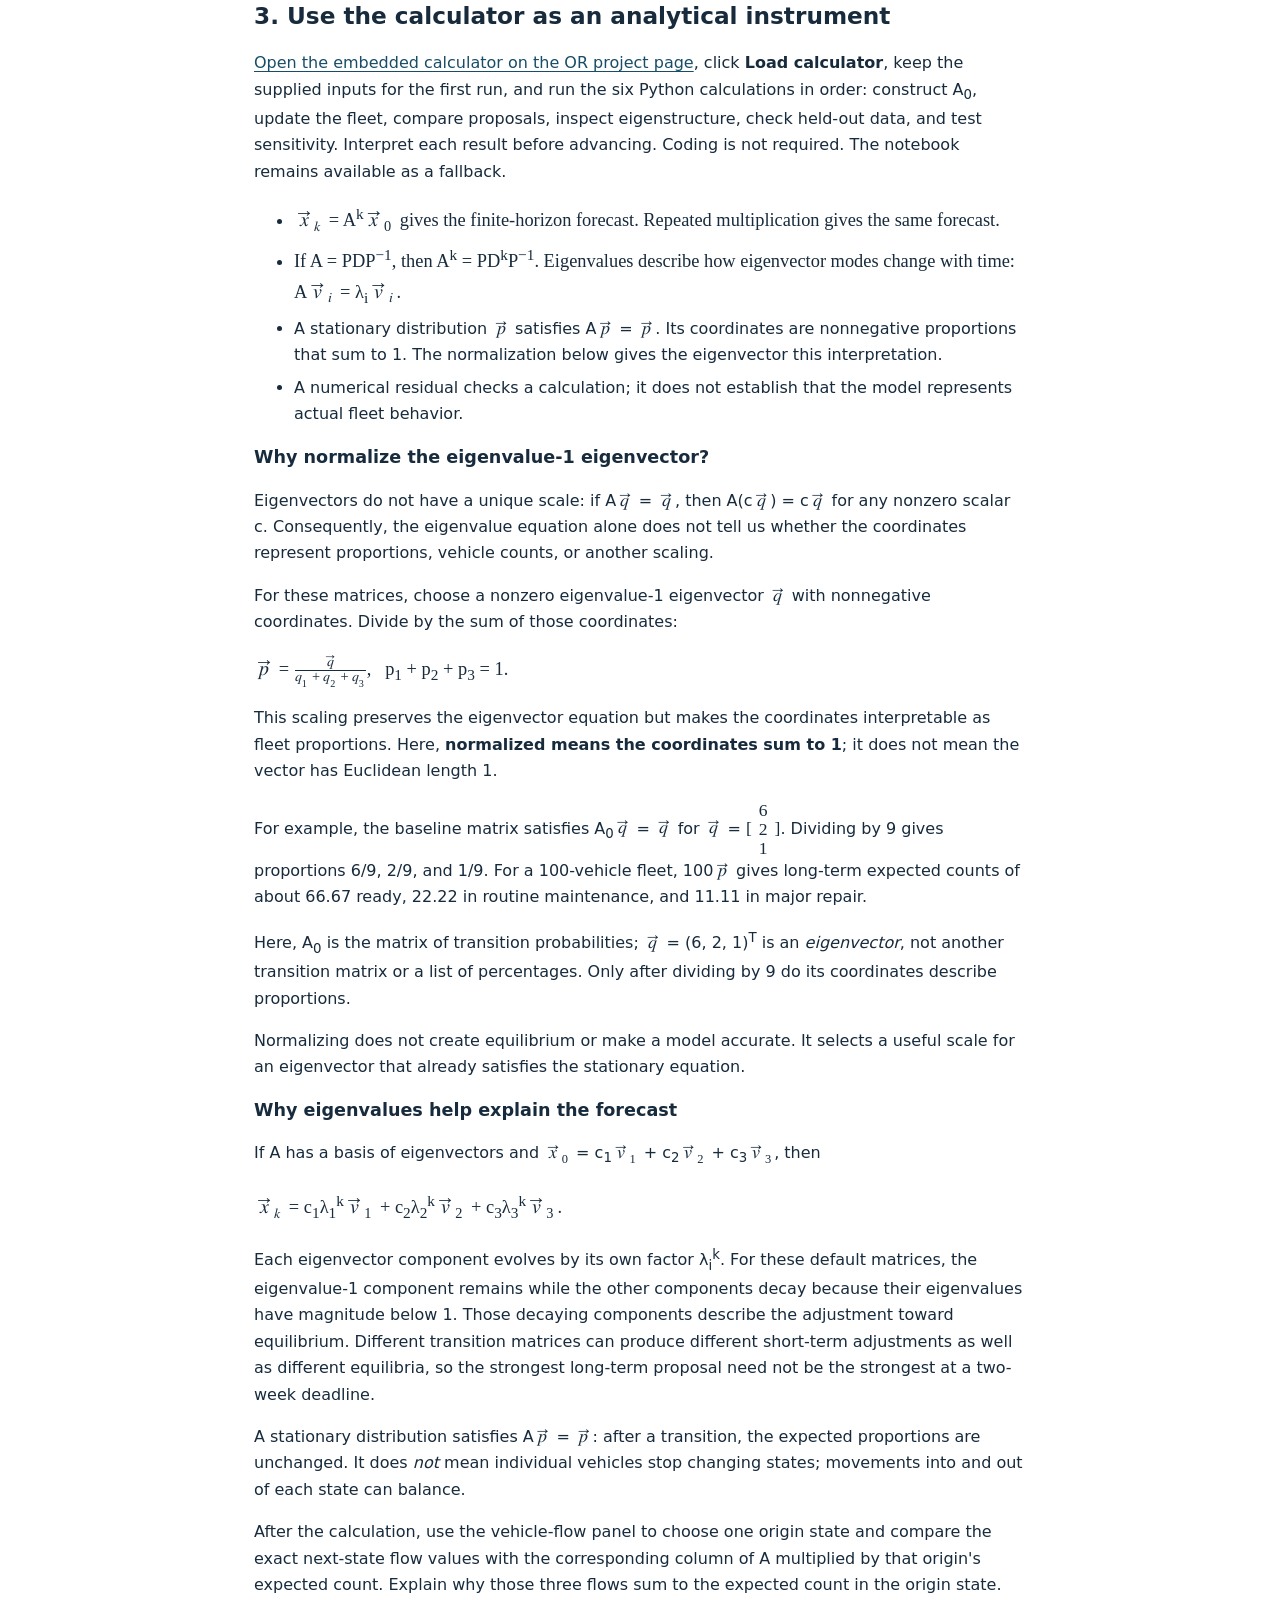
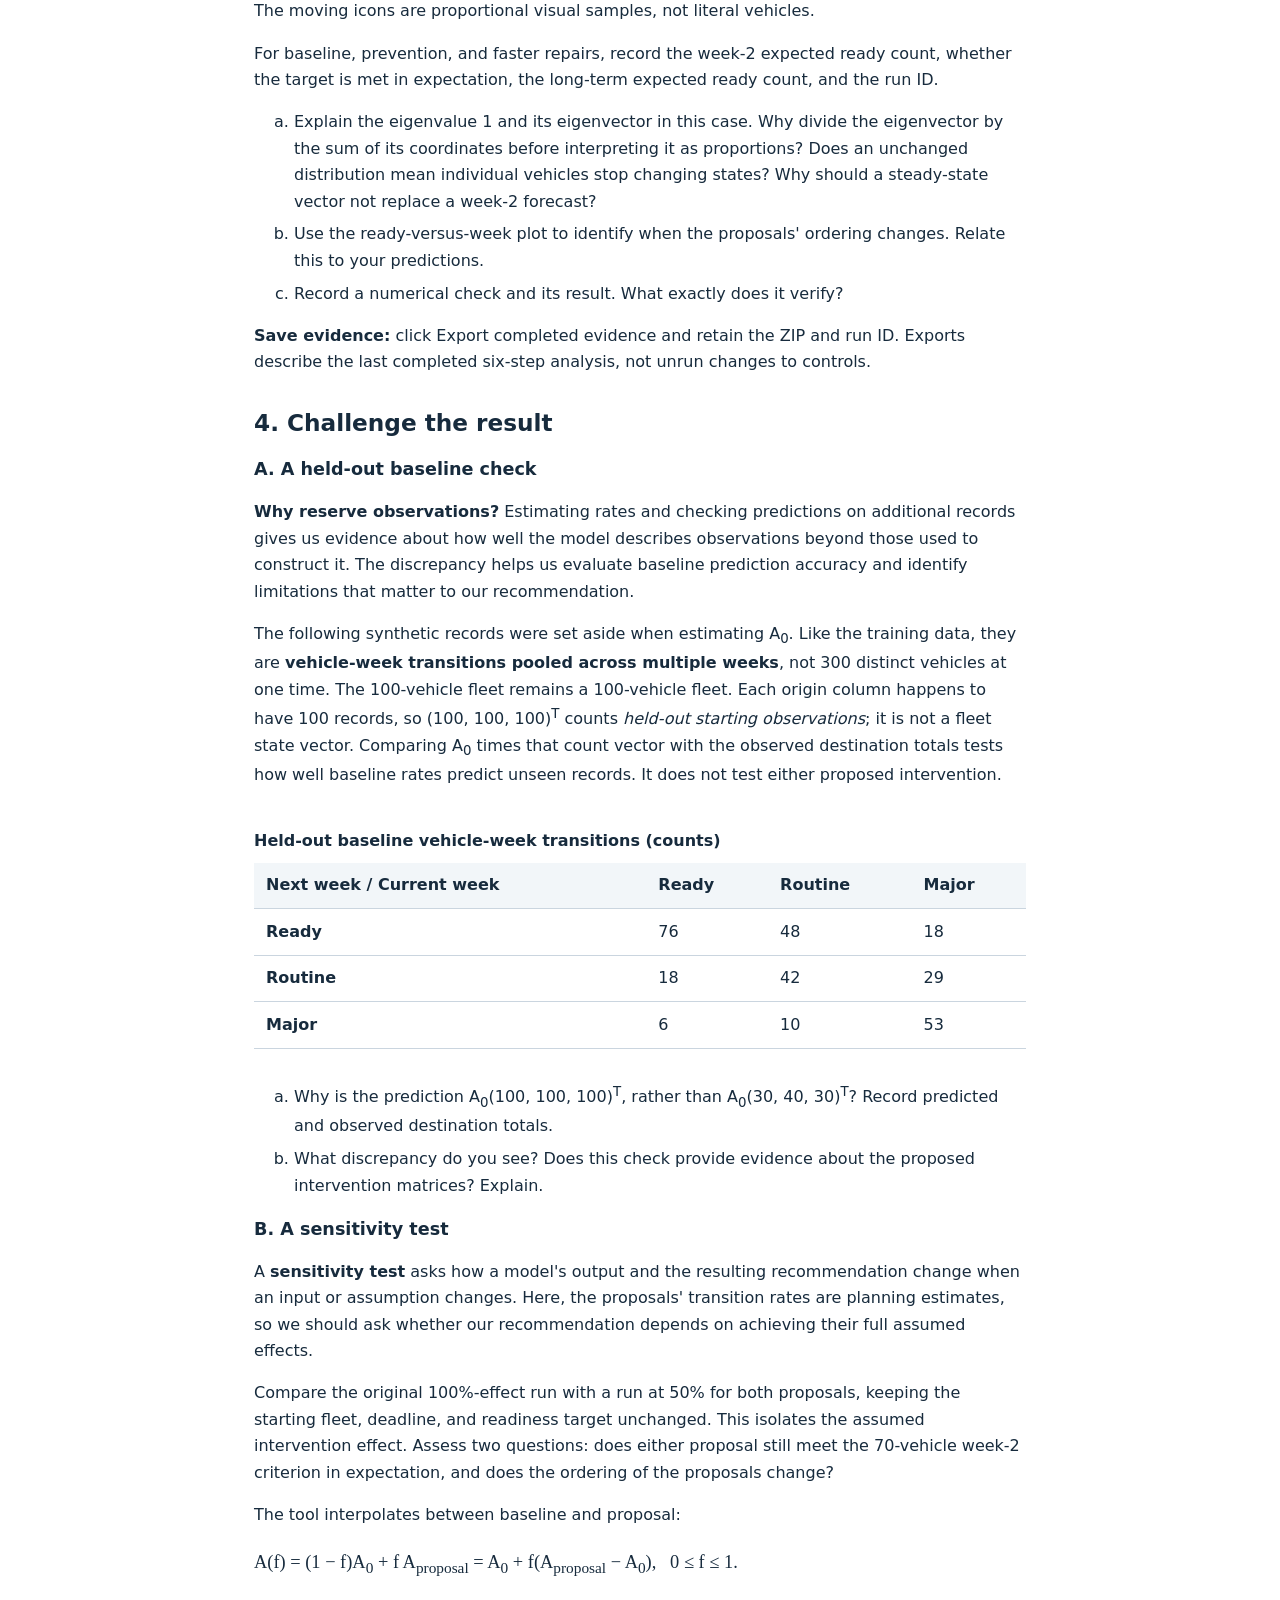
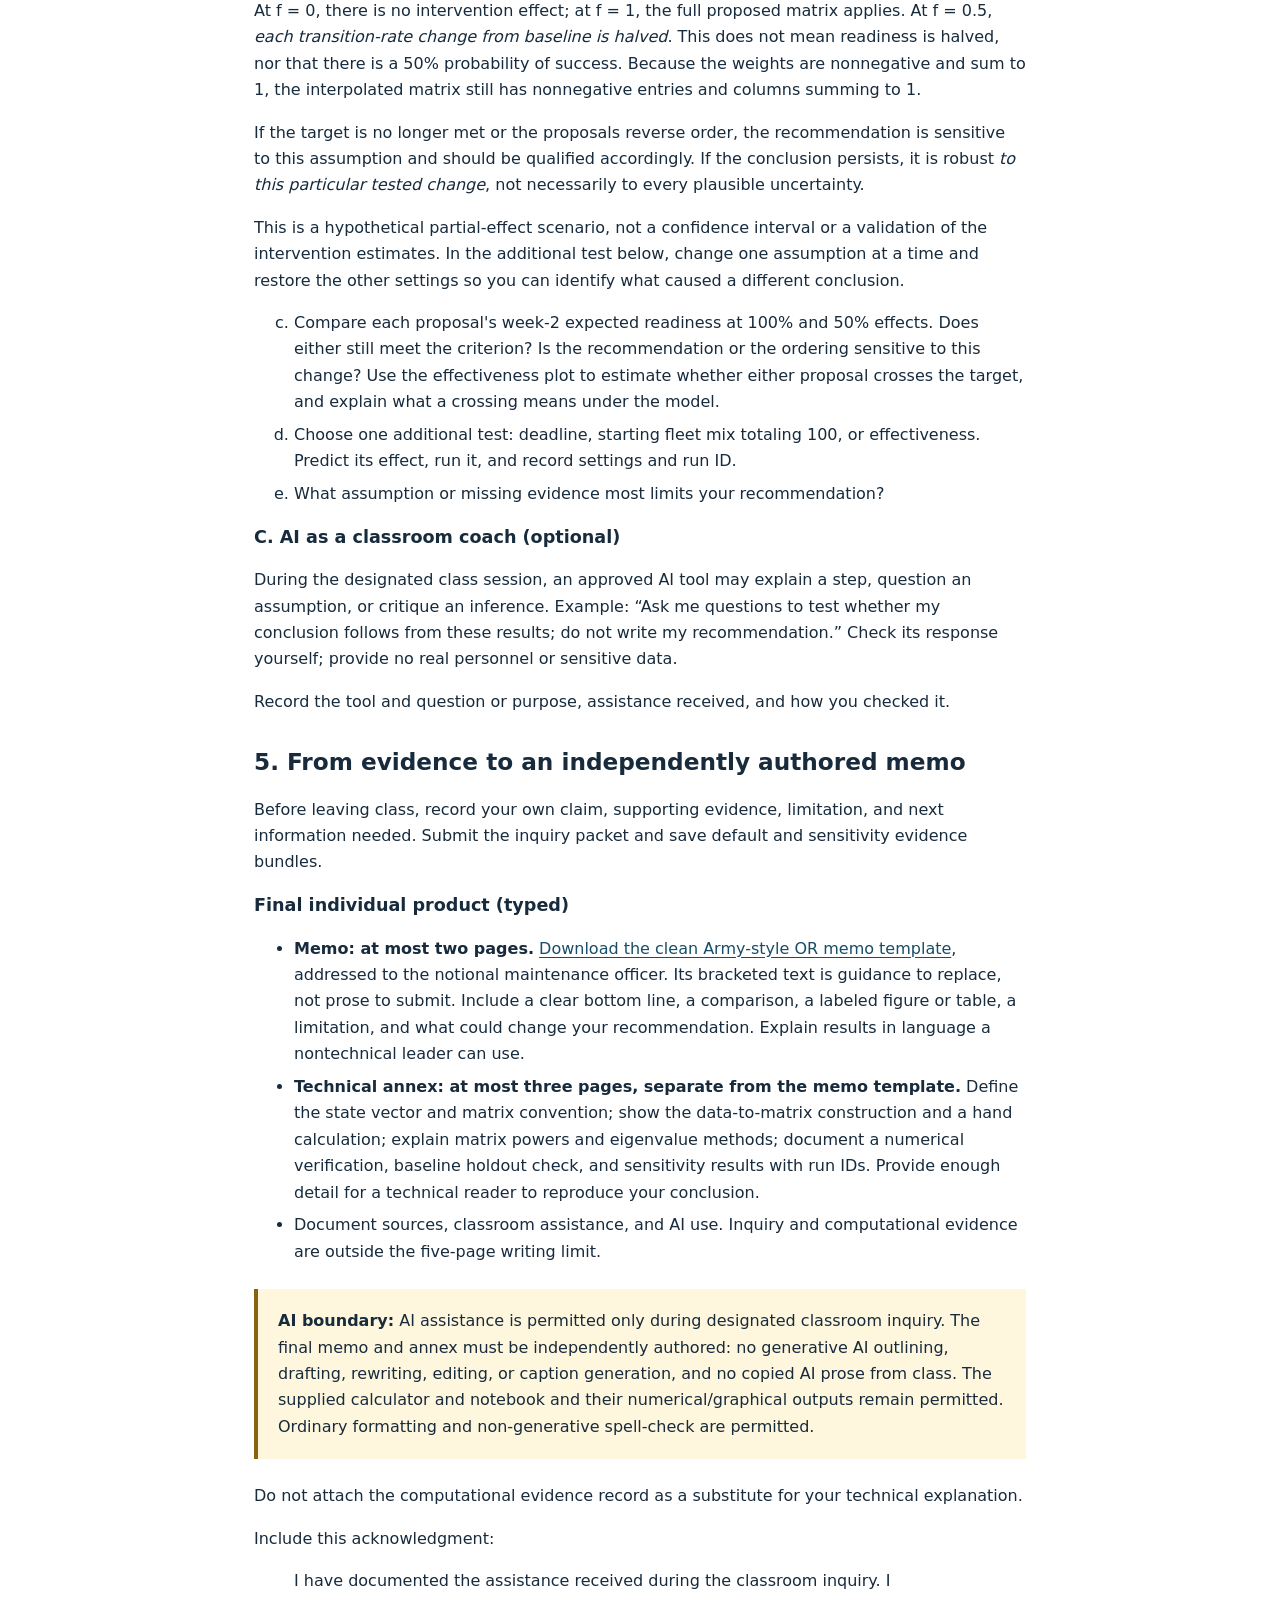
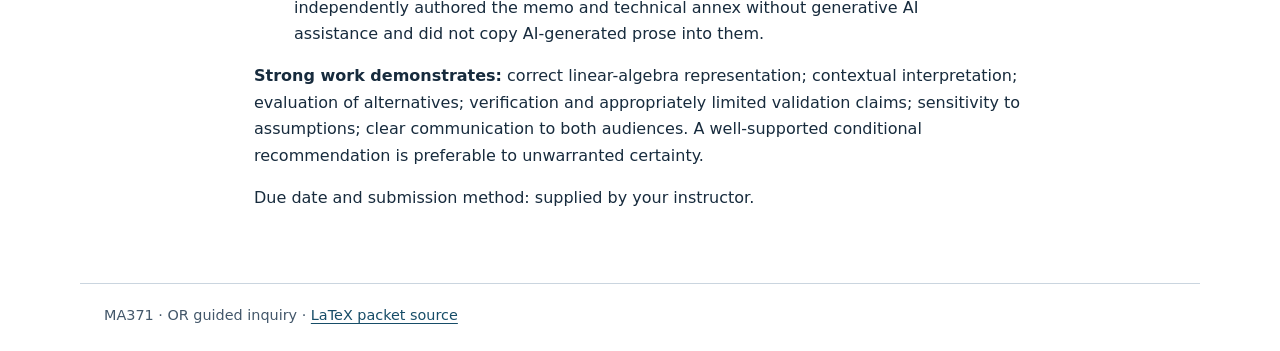
<file: ma371/project1/or/inquiry.html>
<!doctype html>
<html lang="en"><head><meta charset="utf-8"><meta name="viewport" content="width=device-width, initial-scale=1"><title>OR Guided Inquiry | MA371</title><meta name="description" content="Student questions and individual writing requirements for the MA371 fleet-readiness project."><link rel="stylesheet" href="../../../assets/style.css"><link rel="stylesheet" href="lab.css"><link rel="stylesheet" href="visuals.css?v=2"><link rel="stylesheet" href="../../../assets/theme.css"><script src="../../../assets/theme.js"></script><script type="module" src="inquiry-diagram.mjs?v=2"></script><link rel="icon" href="../../../assets/favicon.svg" type="image/svg+xml"></head>
<body><a class="skip" href="#main">Skip to content</a><header class="site-header"><div class="wrap"><a class="brand" href="../../../">Joseph Dorta</a><nav aria-label="Main"><a href="../../">MA371</a><a href="./">Operations Research</a></nav></div></header><main id="main" class="wrap compact"><p class="eyebrow">MA371 · Classroom inquiry</p><h1>Keeping a Fleet Ready</h1><p class="lead">Guided inquiry and individual writing assignment</p><p>Work collaboratively in class; final writing is individual. Record your responses in the <a href="MA371_Project1_OR_Guided_Inquiry.pdf" download>worksheet PDF</a> as you work through the inquiry. This web version includes conceptual explanations alongside the case and inquiry prompts.</p><p><strong>The decision:</strong> a closed fleet has 100 vehicles: 30 ready, 40 in routine maintenance, and 30 in major repair. A training event is two weeks away. The planning criterion is at least 70 expected-ready vehicles at the end of week 2. Exactly one proposal can receive the same fictional one-time $20,000 budget: prevention reduces entry into maintenance from the ready state; faster repairs improves return-to-ready transitions.</p><p>Advise which proposal, if either, the evidence supports for this deadline. Explain whether a longer planning horizon could change the decision. All records and estimates are synthetic teaching data, not operational evidence.</p><p><strong>Expected-ready vehicles:</strong> An expected-ready count of 67 means the model predicts an average of 67 ready vehicles across many similar situations under the assumed transition rates. Actual readiness will vary.</p><p><strong>50-minute plan:</strong> understand the case (8); construct the model (10); investigate with the calculator (12); challenge the evidence (12); prepare a claim and save work (8).</p>
<section><h2>1. Separate the decision, data, and assumptions</h2><ol type="a"><li>Who is your audience? What quantity and deadline will you use to compare proposals?</li><li>What is the difference between 70 expected-ready vehicles and a guarantee of 70 actual ready vehicles?</li></ol>
<p>State order: Ready, Routine maintenance, Major repair. The following synthetic training records are the <strong>source data</strong> for the baseline transition matrix A<sub>0</sub>. Columns identify a vehicle's current state; rows identify its state one week later. <strong>This first table contains counts, not matrix entries.</strong></p>
<div class="table-scroll"><table><caption>Table 1. Observed one-week transitions (vehicle-week counts)</caption><thead><tr><th scope="col">Next-week state ↓ / Current state →</th><th scope="col">Ready</th><th scope="col">Routine</th><th scope="col">Major</th></tr></thead><tbody><tr><th scope="row">Ready</th><td>80</td><td>50</td><td>20</td></tr><tr><th scope="row">Routine</th><td>15</td><td>40</td><td>30</td></tr><tr><th scope="row">Major</th><td>5</td><td>10</td><td>50</td></tr><tr><th scope="row">Column total</th><td><strong>100</strong></td><td><strong>100</strong></td><td><strong>100</strong></td></tr></tbody></table></div>
<p>Divide each count by its <em>own column total</em> to estimate a one-week transition probability. The resulting <strong>baseline transition matrix is A<sub>0</sub></strong>:</p>
<div class="table-scroll"><table id="baseline-matrix"><caption>Table 2. A<sub>0</sub>: baseline one-week transition matrix (percentages)</caption><thead><tr><th scope="col">Next-week state ↓ / Current state →</th><th scope="col">Ready</th><th scope="col">Routine</th><th scope="col">Major</th></tr></thead><tbody><tr><th scope="row">Ready</th><td>80%</td><td>50%</td><td>20%</td></tr><tr><th scope="row">Routine</th><td>15%</td><td>40%</td><td>30%</td></tr><tr><th scope="row">Major</th><td>5%</td><td>10%</td><td>50%</td></tr><tr><th scope="row">Column total</th><td><strong>100%</strong></td><td><strong>100%</strong></td><td><strong>100%</strong></td></tr></tbody></table></div>
<p>For example, the Routine-to-Ready entry is 50/100 = 0.50 = 50%: a vehicle currently in routine maintenance has an estimated 50% chance of being ready next week.</p>
<p>Table 1 is not a snapshot of the current 100-vehicle fleet. One record follows one vehicle for one week; the same vehicle may contribute records in different weeks. Pooling records over multiple weeks can therefore yield 300 observations without implying 300 vehicles.</p>
<ol type="a" start="3"><li>Write the state vector <math class="vec" xmlns="http://www.w3.org/1998/Math/MathML"><msub><mover accent="true"><mi>x</mi><mo stretchy="true">&#x2192;</mo></mover><mi>k</mi></msub></math>, including each coordinate's meaning and units.</li><li>Identify one assumption needed to apply these pooled observations to the current fleet. Why might it fail?</li></ol>
</section>
<section><h2>2. Translate the case into linear algebra</h2><p class="math"><math class="vec" xmlns="http://www.w3.org/1998/Math/MathML"><msub><mover accent="true"><mi>x</mi><mo stretchy="true">&#x2192;</mo></mover><mrow><mi>k</mi><mo>+</mo><mn>1</mn></mrow></msub></math> = A <math class="vec" xmlns="http://www.w3.org/1998/Math/MathML"><msub><mover accent="true"><mi>x</mi><mo stretchy="true">&#x2192;</mo></mover><mi>k</mi></msub></math> &nbsp; (3 × 1) = (3 × 3)(3 × 1)</p><p>For the baseline forecast, use A = A<sub>0</sub> from Table 2. Its entry a<sub>ij</sub> is the Table 1 count from origin j to destination i divided by the total for origin j. For example, a<sub>11</sub> = 80/100 = 0.80 = 80%. Table 2 shows percentages for reading; enter the equivalent decimals, such as 0.80, when computing.</p><h3 id="conceptual-bridge">Why this is a discrete dynamical system</h3>
<p>The <strong>state vector</strong> <math class="vec" xmlns="http://www.w3.org/1998/Math/MathML"><msub><mover accent="true"><mi>x</mi><mo stretchy="true">&#x2192;</mo></mover><mi>k</mi></msub></math> records the fleet's ready, routine-maintenance, and major-repair counts at the end of week k, in that order. The initial vector <math class="vec" xmlns="http://www.w3.org/1998/Math/MathML"><msub><mover accent="true"><mi>x</mi><mo stretchy="true">&#x2192;</mo></mover><mn>0</mn></msub></math> contains actual starting counts; later vectors contain model-predicted <em>expected</em> counts.</p>
<ul>
<li><strong>Discrete:</strong> the model updates at separate weekly intervals, k = 0, 1, 2, …, rather than continuously.</li>
<li><strong>Dynamical:</strong> the state changes over time. Multiplying the current state vector by A produces the next predicted state vector.</li>
<li><strong>Linear:</strong> each group's expected contribution is proportional to its current size, and the contributions add. Matrix multiplication performs that weighted sum for each destination state.</li>
<li><strong>Time-invariant:</strong> within each scenario, we assume the same transition matrix applies every week. If rates change from week to week, one fixed power A<sup>k</sup> no longer describes the forecast.</li>
</ul>
<p>We also assume transition probabilities depend on a vehicle's current state, not on its earlier history. For example, the model treats all vehicles currently in major repair alike, regardless of how long they have been there.</p>
<h3>What one multiplication means</h3>
<p>For the baseline, the full one-week update is</p>
<p class="math">A<sub>0</sub><math class="vec" xmlns="http://www.w3.org/1998/Math/MathML"><msub><mover accent="true"><mi>x</mi><mo stretchy="true">&#x2192;</mo></mover><mn>0</mn></msub></math> = <math class="vec" xmlns="http://www.w3.org/1998/Math/MathML"><msub><mover accent="true"><mi>x</mi><mo stretchy="true">&#x2192;</mo></mover><mn>1</mn></msub></math> = <math class="vec" xmlns="http://www.w3.org/1998/Math/MathML" aria-label="Column vector: 50, 29.5, 20.5"><mrow><mo stretchy="true">[</mo><mtable><mtr><mtd><mn>50</mn></mtd></mtr><mtr><mtd><mn>29.5</mn></mtd></mtr><mtr><mtd><mn>20.5</mn></mtd></mtr></mtable><mo stretchy="true">]</mo></mrow></math>.</p>
<p>The expected ready count is the <strong>first coordinate</strong> of that vector. The subscript outside the parentheses below selects this coordinate, which is a scalar rather than the whole state vector:</p>
<p class="math"><math class="vec" xmlns="http://www.w3.org/1998/Math/MathML"><msub><mrow><mo>(</mo><msub><mover accent="true"><mi>x</mi><mo stretchy="true">&#x2192;</mo></mover><mn>1</mn></msub><mo>)</mo></mrow><mn>1</mn></msub></math> = 0.80(30) + 0.50(40) + 0.20(30) = 50.</p>
<p>The three terms represent vehicles that remain ready, return from routine maintenance, and return from major repair, respectively. The second and third coordinates are found by using the second and third rows of A<sub>0</sub> in the same way.</p>
<div class="transition-diagram" id="transition-diagram" aria-labelledby="transition-diagram-title">
<h3 id="transition-diagram-title">From today's fleet to next week's forecast</h3>
<p>Apply A<sub>0</sub> to the actual starting fleet: 30 ready, 40 in routine maintenance, and 30 in major repair. Select an origin group to see its expected contribution to each next-week state; combine all groups to obtain the full one-week forecast.</p>
<div class="origin-choices" role="group" aria-label="Show contributions to the one-week forecast"><button type="button" data-origin="0" data-count="30" aria-pressed="false">Ready (30)</button><button type="button" data-origin="1" data-count="40" aria-pressed="false">Routine (40)</button><button type="button" data-origin="2" data-count="30" aria-pressed="false">Major (30)</button><button type="button" data-origin="all" aria-pressed="true">Combine all (100)</button></div>
<svg id="transition-svg" viewBox="0 0 600 260" role="img" aria-label="Expected one-week transitions from the starting fleet" hidden></svg>
<p class="diagram-values" id="diagram-values" aria-live="polite">Ready: 24 + 20 + 6 = 50. Routine: 4.5 + 16 + 9 = 29.5. Major: 1.5 + 4 + 15 = 20.5 expected vehicles.</p>
<p class="diagram-caption">Arrow widths represent expected counts, not individual vehicles. Fractions are expected values; the fleet still contains 100 actual vehicles.</p>
<div id="diagram-fallback"><p><strong>Contribution check:</strong> Ready origins contribute (24, 4.5, 1.5); Routine origins contribute (20, 16, 4); Major origins contribute (6, 9, 15). Adding these vectors gives the forecast (50, 29.5, 20.5).</p></div>
</div>
<p>Fractional entries are expected counts, not fractional vehicles. Each column of A sums to 1 because every vehicle in that origin state must move to exactly one of the three destination states. Therefore, multiplication redistributes the fleet without changing its total size.</p>
<h3>From one week to several weeks</h3>
<p class="math"><math class="vec" xmlns="http://www.w3.org/1998/Math/MathML"><msub><mover accent="true"><mi>x</mi><mo stretchy="true">&#x2192;</mo></mover><mn>1</mn></msub></math> = A<math class="vec" xmlns="http://www.w3.org/1998/Math/MathML"><msub><mover accent="true"><mi>x</mi><mo stretchy="true">&#x2192;</mo></mover><mn>0</mn></msub></math>, &nbsp; <math class="vec" xmlns="http://www.w3.org/1998/Math/MathML"><msub><mover accent="true"><mi>x</mi><mo stretchy="true">&#x2192;</mo></mover><mn>2</mn></msub></math> = A<math class="vec" xmlns="http://www.w3.org/1998/Math/MathML"><msub><mover accent="true"><mi>x</mi><mo stretchy="true">&#x2192;</mo></mover><mn>1</mn></msub></math> = A<sup>2</sup><math class="vec" xmlns="http://www.w3.org/1998/Math/MathML"><msub><mover accent="true"><mi>x</mi><mo stretchy="true">&#x2192;</mo></mover><mn>0</mn></msub></math>, &nbsp; <math class="vec" xmlns="http://www.w3.org/1998/Math/MathML"><msub><mover accent="true"><mi>x</mi><mo stretchy="true">&#x2192;</mo></mover><mi>k</mi></msub></math> = A<sup>k</sup><math class="vec" xmlns="http://www.w3.org/1998/Math/MathML"><msub><mover accent="true"><mi>x</mi><mo stretchy="true">&#x2192;</mo></mover><mn>0</mn></msub></math>.</p>
<p>Each multiplication advances the forecast one week. Here we are forecasting a changing state from a known starting state, not solving a single static system A<math class="vec" xmlns="http://www.w3.org/1998/Math/MathML"><mover accent="true"><mi>x</mi><mo stretchy="true">&#x2192;</mo></mover></math> = <math class="vec" xmlns="http://www.w3.org/1998/Math/MathML"><mover accent="true"><mi>b</mi><mo stretchy="true">&#x2192;</mo></mover></math>.</p>
<ol type="a"><li>Construct the baseline matrix's first column. Explain its entries in words.</li><li>Construct the whole baseline matrix A<sub>0</sub>. Why do column sums of 1 preserve the fleet’s total size? Explain using the contributions from each origin state.</li><li>Reproduce the worked calculation for <math class="vec" xmlns="http://www.w3.org/1998/Math/MathML"><msub><mover accent="true"><mi>x</mi><mo stretchy="true">&#x2192;</mo></mover><mn>1</mn></msub></math> = A<sub>0</sub>(30, 40, 30)<sup>T</sup> by hand. Explain each term in the ready-coordinate dot product, verify the other two coordinates, and check the total.</li></ol><p>The proposals supply <strong>planning estimates</strong>, not observed intervention results:</p><div><strong>Prevention A<sub>P</sub></strong><br><span class="matrix" role="img" aria-label="Prevention matrix rows: point nine five, point five zero, point two zero; point zero four, point four zero, point three zero; point zero one, point one zero, point five zero">.95  .50  .20
.04  .40  .30
.01  .10  .50</span></div><div><strong>Faster repairs A<sub>F</sub></strong><br><span class="matrix" role="img" aria-label="Faster repairs matrix rows: point eight zero, point six five, point four zero; point one five, point three zero, point three five; point zero five, point zero five, point two five">.80  .65  .40
.15  .30  .35
.05  .05  .25</span></div><p>Assume constant rates, immediate effects, exclusive and exhaustive states, and transitions that depend only on the current state. No vehicles enter or leave the fleet.</p><ol type="a" start="4"><li>Which entries differ from baseline, and how do those changes represent each proposal?</li><li><strong>Predict before computing:</strong> which proposal might help most at week 2? Which might help most eventually? Give a reason; a wrong prediction is not a grading penalty.</li></ol></section>
<section><h2>3. Use the calculator as an analytical instrument</h2><p><a href="./#calculator">Open the embedded calculator on the OR project page</a>, click <strong>Load calculator</strong>, keep the supplied inputs for the first run, and run the six Python calculations in order: construct A<sub>0</sub>, update the fleet, compare proposals, inspect eigenstructure, check held-out data, and test sensitivity. Interpret each result before advancing. Coding is not required. The notebook remains available as a fallback.</p><ul><li class="math"><math class="vec" xmlns="http://www.w3.org/1998/Math/MathML"><msub><mover accent="true"><mi>x</mi><mo stretchy="true">&#x2192;</mo></mover><mi>k</mi></msub></math> = A<sup>k</sup><math class="vec" xmlns="http://www.w3.org/1998/Math/MathML"><msub><mover accent="true"><mi>x</mi><mo stretchy="true">&#x2192;</mo></mover><mn>0</mn></msub></math> gives the finite-horizon forecast. Repeated multiplication gives the same forecast.</li><li class="math">If A = PDP<sup>−1</sup>, then A<sup>k</sup> = PD<sup>k</sup>P<sup>−1</sup>. Eigenvalues describe how eigenvector modes change with time: A<math class="vec" xmlns="http://www.w3.org/1998/Math/MathML"><msub><mover accent="true"><mi>v</mi><mo stretchy="true">&#x2192;</mo></mover><mi>i</mi></msub></math> = λ<sub>i</sub><math class="vec" xmlns="http://www.w3.org/1998/Math/MathML"><msub><mover accent="true"><mi>v</mi><mo stretchy="true">&#x2192;</mo></mover><mi>i</mi></msub></math>.</li><li>A stationary distribution <math class="vec" xmlns="http://www.w3.org/1998/Math/MathML"><mover accent="true"><mi>p</mi><mo stretchy="true">&#x2192;</mo></mover></math> satisfies A<math class="vec" xmlns="http://www.w3.org/1998/Math/MathML"><mover accent="true"><mi>p</mi><mo stretchy="true">&#x2192;</mo></mover></math> = <math class="vec" xmlns="http://www.w3.org/1998/Math/MathML"><mover accent="true"><mi>p</mi><mo stretchy="true">&#x2192;</mo></mover></math>. Its coordinates are nonnegative proportions that sum to 1. The normalization below gives the eigenvector this interpretation.</li><li>A numerical residual checks a calculation; it does not establish that the model represents actual fleet behavior.</li></ul><h3 id="normalization">Why normalize the eigenvalue-1 eigenvector?</h3>
<p>Eigenvectors do not have a unique scale: if A<math class="vec" xmlns="http://www.w3.org/1998/Math/MathML"><mover accent="true"><mi>q</mi><mo stretchy="true">&#x2192;</mo></mover></math> = <math class="vec" xmlns="http://www.w3.org/1998/Math/MathML"><mover accent="true"><mi>q</mi><mo stretchy="true">&#x2192;</mo></mover></math>, then A(c<math class="vec" xmlns="http://www.w3.org/1998/Math/MathML"><mover accent="true"><mi>q</mi><mo stretchy="true">&#x2192;</mo></mover></math>) = c<math class="vec" xmlns="http://www.w3.org/1998/Math/MathML"><mover accent="true"><mi>q</mi><mo stretchy="true">&#x2192;</mo></mover></math> for any nonzero scalar c. Consequently, the eigenvalue equation alone does not tell us whether the coordinates represent proportions, vehicle counts, or another scaling.</p>
<p>For these matrices, choose a nonzero eigenvalue-1 eigenvector <math class="vec" xmlns="http://www.w3.org/1998/Math/MathML"><mover accent="true"><mi>q</mi><mo stretchy="true">&#x2192;</mo></mover></math> with nonnegative coordinates. Divide by the sum of those coordinates:</p>
<p class="math"><math class="vec" xmlns="http://www.w3.org/1998/Math/MathML"><mover accent="true"><mi>p</mi><mo stretchy="true">&#x2192;</mo></mover></math> = <math class="vec" xmlns="http://www.w3.org/1998/Math/MathML"><mfrac><mover accent="true"><mi>q</mi><mo stretchy="true">&#x2192;</mo></mover><mrow><msub><mi>q</mi><mn>1</mn></msub><mo>+</mo><msub><mi>q</mi><mn>2</mn></msub><mo>+</mo><msub><mi>q</mi><mn>3</mn></msub></mrow></mfrac></math>, &nbsp; p<sub>1</sub> + p<sub>2</sub> + p<sub>3</sub> = 1.</p>
<p>This scaling preserves the eigenvector equation but makes the coordinates interpretable as fleet proportions. Here, <strong>normalized means the coordinates sum to 1</strong>; it does not mean the vector has Euclidean length 1.</p>
<p>For example, the baseline matrix satisfies A<sub>0</sub><math class="vec" xmlns="http://www.w3.org/1998/Math/MathML"><mover accent="true"><mi>q</mi><mo stretchy="true">&#x2192;</mo></mover></math> = <math class="vec" xmlns="http://www.w3.org/1998/Math/MathML"><mover accent="true"><mi>q</mi><mo stretchy="true">&#x2192;</mo></mover></math> for <math class="vec" xmlns="http://www.w3.org/1998/Math/MathML"><mover accent="true"><mi>q</mi><mo stretchy="true">&#x2192;</mo></mover></math> = <math class="vec" xmlns="http://www.w3.org/1998/Math/MathML" aria-label="Column vector: 6, 2, 1"><mrow><mo stretchy="true">[</mo><mtable><mtr><mtd><mn>6</mn></mtd></mtr><mtr><mtd><mn>2</mn></mtd></mtr><mtr><mtd><mn>1</mn></mtd></mtr></mtable><mo stretchy="true">]</mo></mrow></math>. Dividing by 9 gives proportions 6/9, 2/9, and 1/9. For a 100-vehicle fleet, 100<math class="vec" xmlns="http://www.w3.org/1998/Math/MathML"><mover accent="true"><mi>p</mi><mo stretchy="true">&#x2192;</mo></mover></math> gives long-term expected counts of about 66.67 ready, 22.22 in routine maintenance, and 11.11 in major repair.</p>
<p>Here, A<sub>0</sub> is the matrix of transition probabilities; <math class="vec" xmlns="http://www.w3.org/1998/Math/MathML"><mover accent="true"><mi>q</mi><mo stretchy="true">&#x2192;</mo></mover></math> = (6, 2, 1)<sup>T</sup> is an <em>eigenvector</em>, not another transition matrix or a list of percentages. Only after dividing by 9 do its coordinates describe proportions.</p>
<p>Normalizing does not create equilibrium or make a model accurate. It selects a useful scale for an eigenvector that already satisfies the stationary equation.</p>
<h3>Why eigenvalues help explain the forecast</h3>
<p>If A has a basis of eigenvectors and <math class="vec" xmlns="http://www.w3.org/1998/Math/MathML"><msub><mover accent="true"><mi>x</mi><mo stretchy="true">&#x2192;</mo></mover><mn>0</mn></msub></math> = c<sub>1</sub><math class="vec" xmlns="http://www.w3.org/1998/Math/MathML"><msub><mover accent="true"><mi>v</mi><mo stretchy="true">&#x2192;</mo></mover><mn>1</mn></msub></math> + c<sub>2</sub><math class="vec" xmlns="http://www.w3.org/1998/Math/MathML"><msub><mover accent="true"><mi>v</mi><mo stretchy="true">&#x2192;</mo></mover><mn>2</mn></msub></math> + c<sub>3</sub><math class="vec" xmlns="http://www.w3.org/1998/Math/MathML"><msub><mover accent="true"><mi>v</mi><mo stretchy="true">&#x2192;</mo></mover><mn>3</mn></msub></math>, then</p>
<p class="math"><math class="vec" xmlns="http://www.w3.org/1998/Math/MathML"><msub><mover accent="true"><mi>x</mi><mo stretchy="true">&#x2192;</mo></mover><mi>k</mi></msub></math> = c<sub>1</sub>λ<sub>1</sub><sup>k</sup><math class="vec" xmlns="http://www.w3.org/1998/Math/MathML"><msub><mover accent="true"><mi>v</mi><mo stretchy="true">&#x2192;</mo></mover><mn>1</mn></msub></math> + c<sub>2</sub>λ<sub>2</sub><sup>k</sup><math class="vec" xmlns="http://www.w3.org/1998/Math/MathML"><msub><mover accent="true"><mi>v</mi><mo stretchy="true">&#x2192;</mo></mover><mn>2</mn></msub></math> + c<sub>3</sub>λ<sub>3</sub><sup>k</sup><math class="vec" xmlns="http://www.w3.org/1998/Math/MathML"><msub><mover accent="true"><mi>v</mi><mo stretchy="true">&#x2192;</mo></mover><mn>3</mn></msub></math>.</p>
<p>Each eigenvector component evolves by its own factor λ<sub>i</sub><sup>k</sup>. For these default matrices, the eigenvalue-1 component remains while the other components decay because their eigenvalues have magnitude below 1. Those decaying components describe the adjustment toward equilibrium. Different transition matrices can produce different short-term adjustments as well as different equilibria, so the strongest long-term proposal need not be the strongest at a two-week deadline.</p>
<p>A stationary distribution satisfies A<math class="vec" xmlns="http://www.w3.org/1998/Math/MathML"><mover accent="true"><mi>p</mi><mo stretchy="true">&#x2192;</mo></mover></math> = <math class="vec" xmlns="http://www.w3.org/1998/Math/MathML"><mover accent="true"><mi>p</mi><mo stretchy="true">&#x2192;</mo></mover></math>: after a transition, the expected proportions are unchanged. It does <em>not</em> mean individual vehicles stop changing states; movements into and out of each state can balance.</p>
<p>After the calculation, use the vehicle-flow panel to choose one origin state and compare the exact next-state flow values with the corresponding column of A multiplied by that origin's expected count. Explain why those three flows sum to the expected count in the origin state. The moving icons are proportional visual samples, not literal vehicles.</p><p>For baseline, prevention, and faster repairs, record the week-2 expected ready count, whether the target is met in expectation, the long-term expected ready count, and the run ID.</p><ol type="a"><li>Explain the eigenvalue 1 and its eigenvector in this case. Why divide the eigenvector by the sum of its coordinates before interpreting it as proportions? Does an unchanged distribution mean individual vehicles stop changing states? Why should a steady-state vector not replace a week-2 forecast?</li><li>Use the ready-versus-week plot to identify when the proposals' ordering changes. Relate this to your predictions.</li><li>Record a numerical check and its result. What exactly does it verify?</li></ol><p><strong>Save evidence:</strong> click Export completed evidence and retain the ZIP and run ID. Exports describe the last completed six-step analysis, not unrun changes to controls.</p></section>
<section><h2>4. Challenge the result</h2><h3 id="holdout">A. A held-out baseline check</h3><p><strong>Why reserve observations?</strong> Estimating rates and checking predictions on additional records gives us evidence about how well the model describes observations beyond those used to construct it. The discrepancy helps us evaluate baseline prediction accuracy and identify limitations that matter to our recommendation.</p><p>The following synthetic records were set aside when estimating A<sub>0</sub>. Like the training data, they are <strong>vehicle-week transitions pooled across multiple weeks</strong>, not 300 distinct vehicles at one time. The 100-vehicle fleet remains a 100-vehicle fleet. Each origin column happens to have 100 records, so (100, 100, 100)<sup>T</sup> counts <em>held-out starting observations</em>; it is not a fleet state vector. Comparing A<sub>0</sub> times that count vector with the observed destination totals tests how well baseline rates predict unseen records. It does not test either proposed intervention.</p><div class="table-scroll"><table><caption>Held-out baseline vehicle-week transitions (counts)</caption><thead><tr><th scope="col">Next week / Current week</th><th scope="col">Ready</th><th scope="col">Routine</th><th scope="col">Major</th></tr></thead><tbody><tr><th scope="row">Ready</th><td>76</td><td>48</td><td>18</td></tr><tr><th scope="row">Routine</th><td>18</td><td>42</td><td>29</td></tr><tr><th scope="row">Major</th><td>6</td><td>10</td><td>53</td></tr></tbody></table></div><ol type="a"><li>Why is the prediction A<sub>0</sub>(100, 100, 100)<sup>T</sup>, rather than A<sub>0</sub>(30, 40, 30)<sup>T</sup>? Record predicted and observed destination totals.</li><li>What discrepancy do you see? Does this check provide evidence about the proposed intervention matrices? Explain.</li></ol><h3 id="sensitivity">B. A sensitivity test</h3>
<p>A <strong>sensitivity test</strong> asks how a model's output and the resulting recommendation change when an input or assumption changes. Here, the proposals' transition rates are planning estimates, so we should ask whether our recommendation depends on achieving their full assumed effects.</p>
<p>Compare the original 100%-effect run with a run at 50% for both proposals, keeping the starting fleet, deadline, and readiness target unchanged. This isolates the assumed intervention effect. Assess two questions: does either proposal still meet the 70-vehicle week-2 criterion in expectation, and does the ordering of the proposals change?</p>
<p>The tool interpolates between baseline and proposal:</p>
<p class="math">A(f) = (1 − f)A<sub>0</sub> + f A<sub>proposal</sub> = A<sub>0</sub> + f(A<sub>proposal</sub> − A<sub>0</sub>), &nbsp; 0 ≤ f ≤ 1.</p>
<p>At f = 0, there is no intervention effect; at f = 1, the full proposed matrix applies. At f = 0.5, <em>each transition-rate change from baseline is halved</em>. This does not mean readiness is halved, nor that there is a 50% probability of success. Because the weights are nonnegative and sum to 1, the interpolated matrix still has nonnegative entries and columns summing to 1.</p>
<p>If the target is no longer met or the proposals reverse order, the recommendation is sensitive to this assumption and should be qualified accordingly. If the conclusion persists, it is robust <em>to this particular tested change</em>, not necessarily to every plausible uncertainty.</p>
<p>This is a hypothetical partial-effect scenario, not a confidence interval or a validation of the intervention estimates. In the additional test below, change one assumption at a time and restore the other settings so you can identify what caused a different conclusion.</p><ol type="a" start="3"><li>Compare each proposal's week-2 expected readiness at 100% and 50% effects. Does either still meet the criterion? Is the recommendation or the ordering sensitive to this change? Use the effectiveness plot to estimate whether either proposal crosses the target, and explain what a crossing means under the model.</li><li>Choose one additional test: deadline, starting fleet mix totaling 100, or effectiveness. Predict its effect, run it, and record settings and run ID.</li><li>What assumption or missing evidence most limits your recommendation?</li></ol><h3>C. AI as a classroom coach (optional)</h3><p>During the designated class session, an approved AI tool may explain a step, question an assumption, or critique an inference. Example: “Ask me questions to test whether my conclusion follows from these results; do not write my recommendation.” Check its response yourself; provide no real personnel or sensitive data.</p><p>Record the tool and question or purpose, assistance received, and how you checked it.</p></section>
<section><h2>5. From evidence to an independently authored memo</h2><p>Before leaving class, record your own claim, supporting evidence, limitation, and next information needed. Submit the inquiry packet and save default and sensitivity evidence bundles.</p><h3>Final individual product (typed)</h3><ul><li><strong>Memo: at most two pages.</strong> <a href="OR_Fleet_Readiness_Memo_Template.docx" download>Download the clean Army-style OR memo template</a>, addressed to the notional maintenance officer. Its bracketed text is guidance to replace, not prose to submit. Include a clear bottom line, a comparison, a labeled figure or table, a limitation, and what could change your recommendation. Explain results in language a nontechnical leader can use.</li><li><strong>Technical annex: at most three pages, separate from the memo template.</strong> Define the state vector and matrix convention; show the data-to-matrix construction and a hand calculation; explain matrix powers and eigenvalue methods; document a numerical verification, baseline holdout check, and sensitivity results with run IDs. Provide enough detail for a technical reader to reproduce your conclusion.</li><li>Document sources, classroom assistance, and AI use. Inquiry and computational evidence are outside the five-page writing limit.</li></ul><div class="note"><p><strong>AI boundary:</strong> AI assistance is permitted only during designated classroom inquiry. The final memo and annex must be independently authored: no generative AI outlining, drafting, rewriting, editing, or caption generation, and no copied AI prose from class. The supplied calculator and notebook and their numerical/graphical outputs remain permitted. Ordinary formatting and non-generative spell-check are permitted.</p></div><p>Do not attach the computational evidence record as a substitute for your technical explanation.</p><p>Include this acknowledgment:</p><blockquote>I have documented the assistance received during the classroom inquiry. I independently authored the memo and technical annex without generative AI assistance and did not copy AI-generated prose into them.</blockquote><p><strong>Strong work demonstrates:</strong> correct linear-algebra representation; contextual interpretation; evaluation of alternatives; verification and appropriately limited validation claims; sensitivity to assumptions; clear communication to both audiences. A well-supported conditional recommendation is preferable to unwarranted certainty.</p><p>Due date and submission method: supplied by your instructor.</p></section></main><footer class="wrap">MA371 · OR guided inquiry · <a href="OR_Guided_Inquiry.tex" download>LaTeX packet source</a></footer></body></html>
</file>
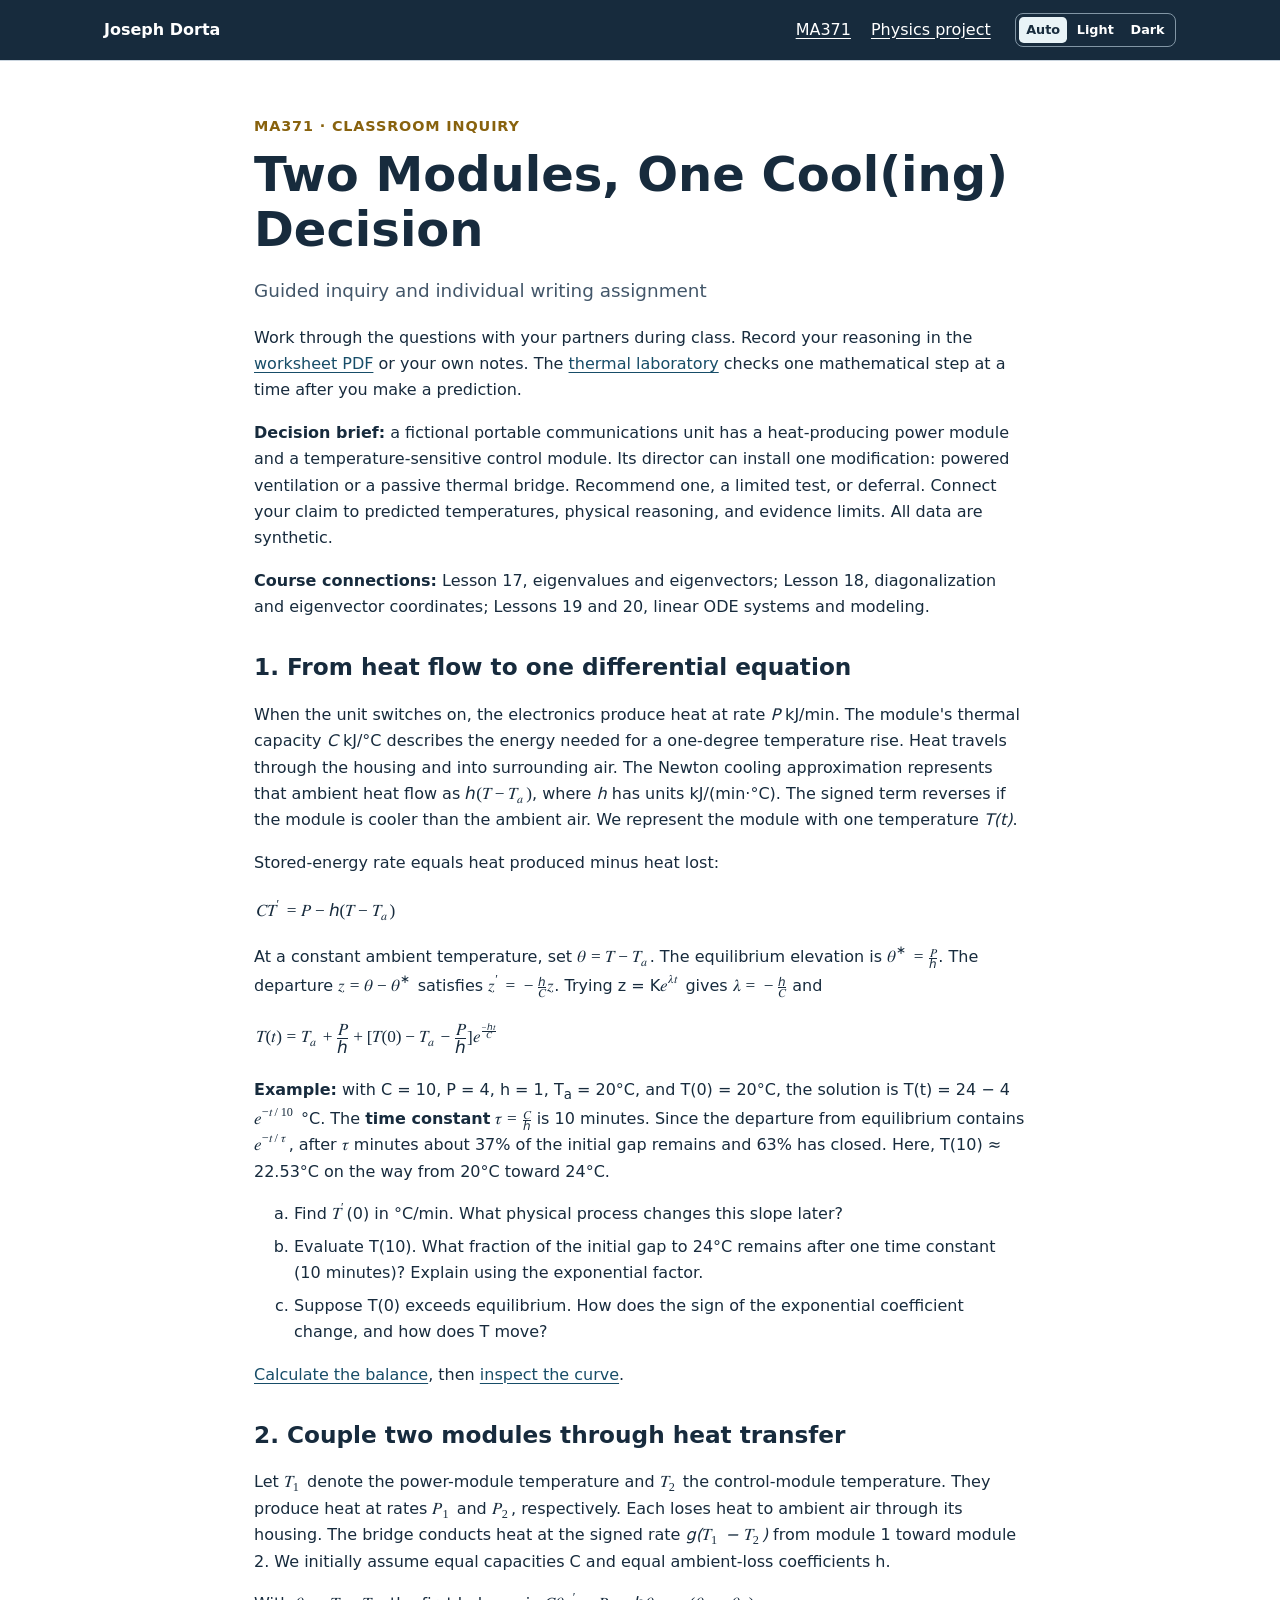
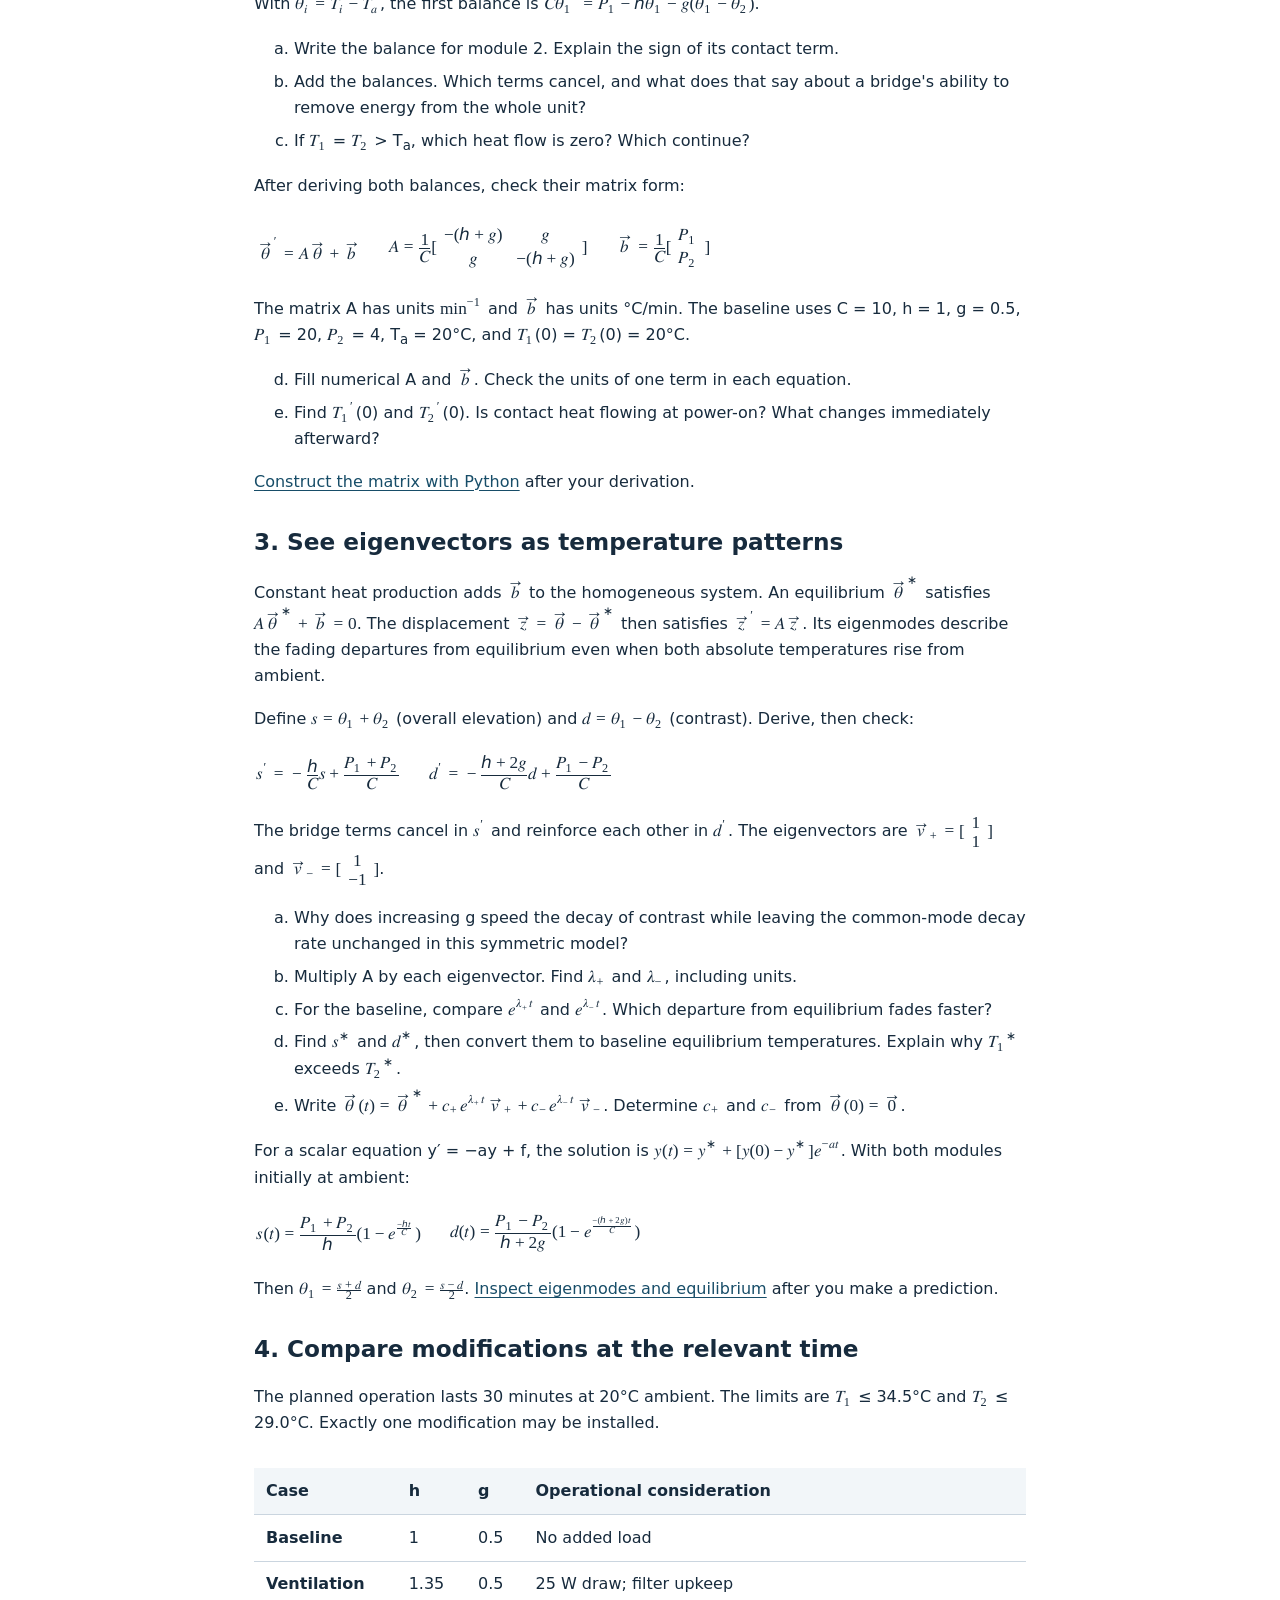
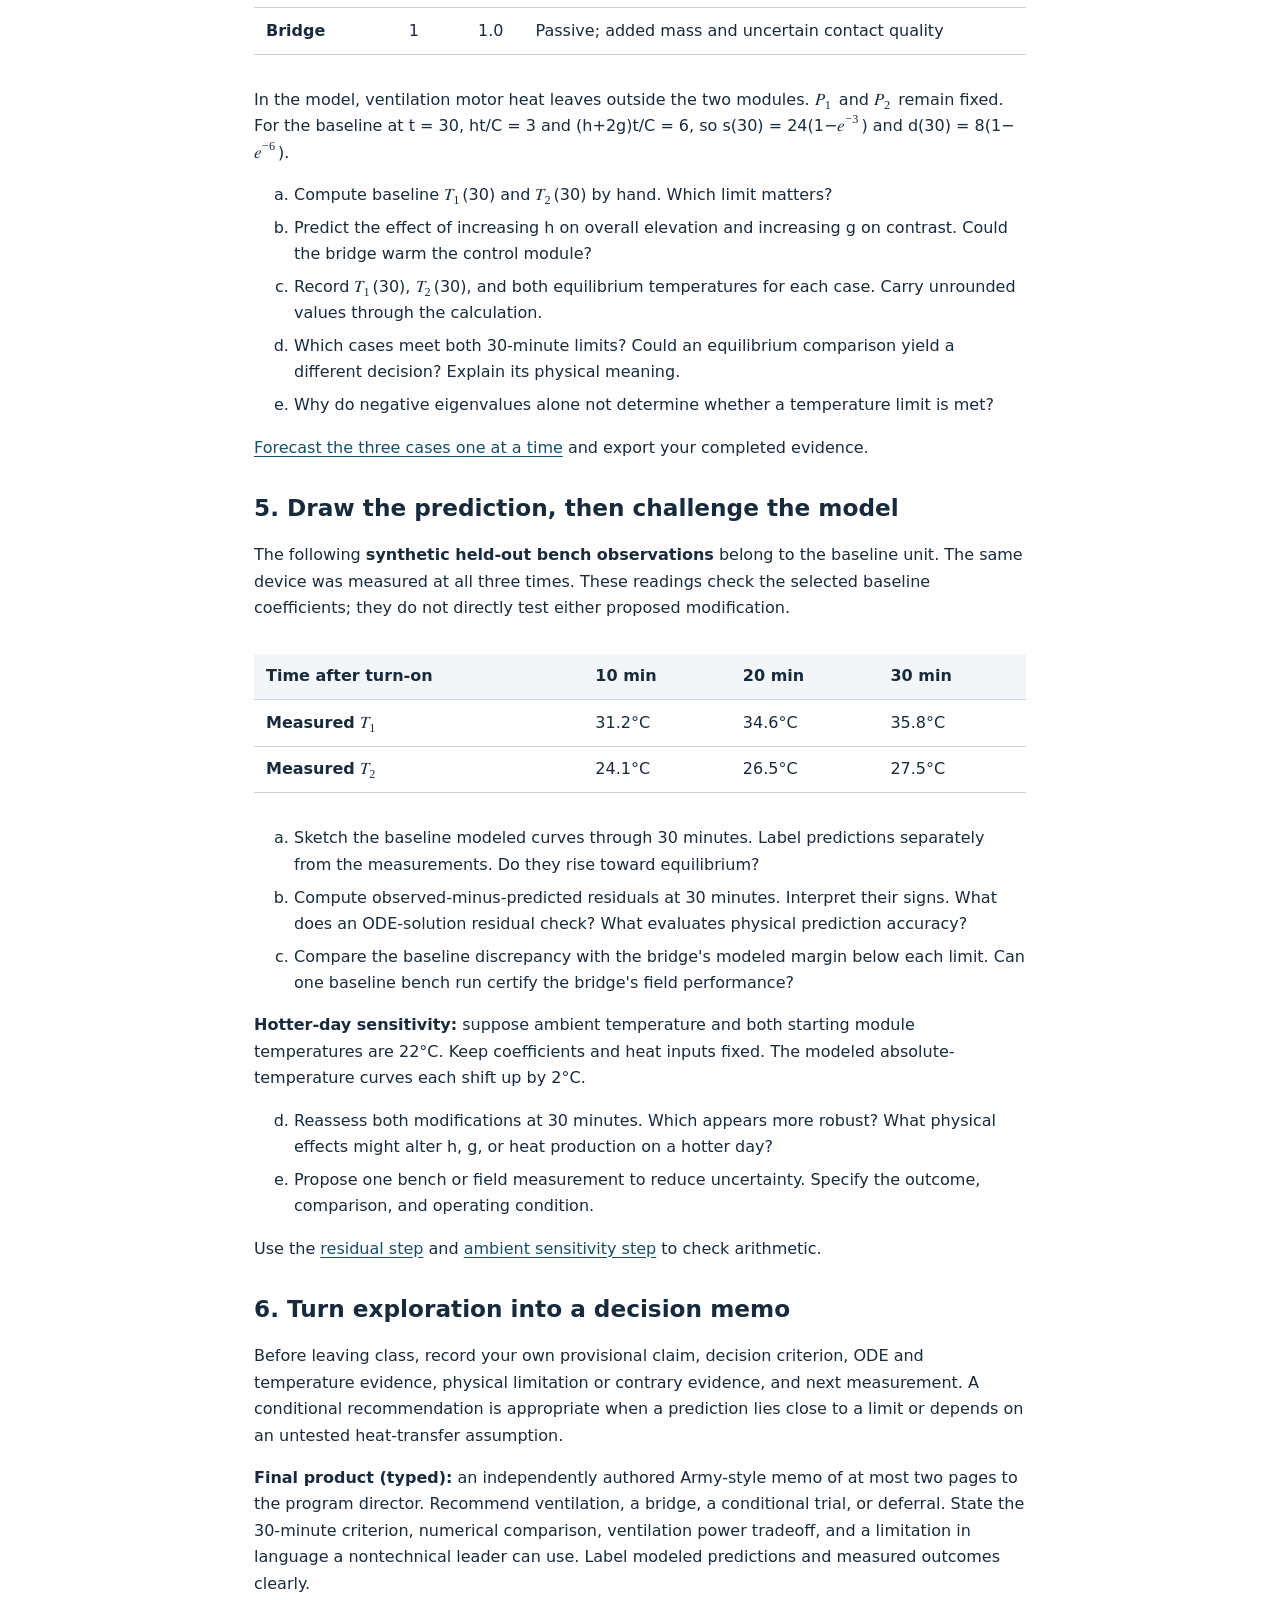
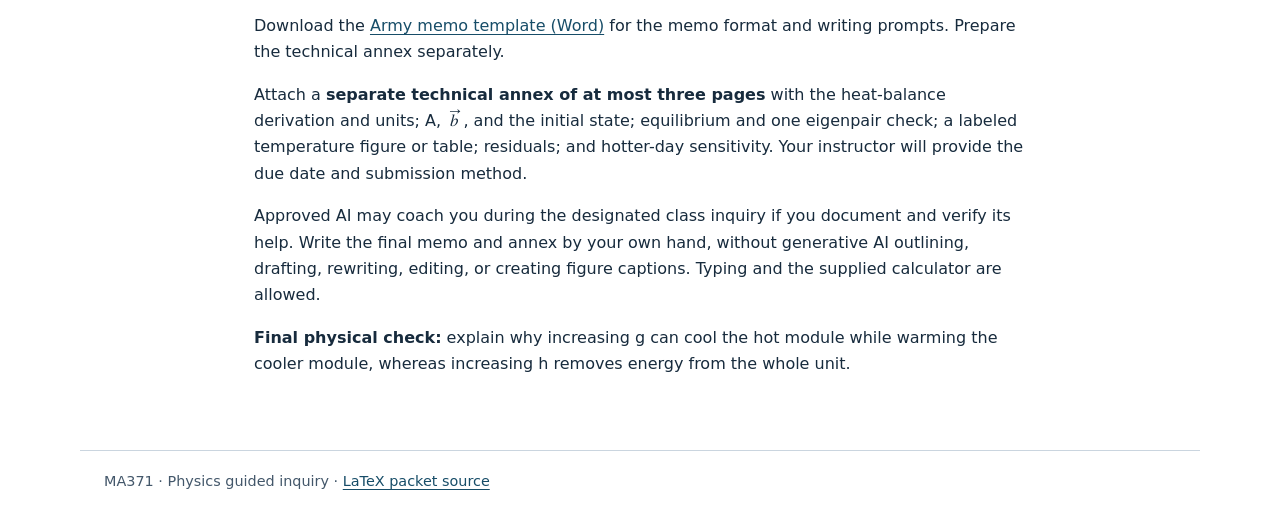
<file: ma371/project1/physics/inquiry.html>
<!doctype html><html lang="en"><head><meta charset="utf-8"><meta name="viewport" content="width=device-width,initial-scale=1"><title>Physics Guided Inquiry | MA371</title><meta name="description" content="Guided inquiry for the MA371 coupled thermal systems project."><link rel="stylesheet" href="../../../assets/style.css"><link rel="stylesheet" href="../../../assets/theme.css"><link rel="stylesheet" href="thermal.css?v=7"><script src="../../../assets/theme.js"></script><script type="module" src="physics-math.mjs?v=1"></script><link rel="icon" href="../../../assets/favicon.svg" type="image/svg+xml"></head><body><a class="skip" href="#main">Skip to content</a><header class="site-header"><div class="wrap"><a class="brand" href="../../../">Joseph Dorta</a><nav aria-label="Main"><a href="../../">MA371</a><a href="./">Physics project</a></nav></div></header><main id="main" class="wrap compact"><p class="eyebrow">MA371 · Classroom inquiry</p><h1>Two Modules, One Cool(ing) Decision</h1><p class="lead">Guided inquiry and individual writing assignment</p>
<p>Work through the questions with your partners during class. Record your reasoning in the <a href="MA371_Project1_Phys_Guided_Inquiry.pdf" download>worksheet PDF</a> or your own notes. The <a href="./#lab">thermal laboratory</a> checks one mathematical step at a time after you make a prediction.</p>
<p><strong>Decision brief:</strong> a fictional portable communications unit has a heat-producing power module and a temperature-sensitive control module. Its director can install one modification: powered ventilation or a passive thermal bridge. Recommend one, a limited test, or deferral. Connect your claim to predicted temperatures, physical reasoning, and evidence limits. All data are synthetic.</p><p><strong>Course connections:</strong> Lesson 17, eigenvalues and eigenvectors; Lesson 18, diagonalization and eigenvector coordinates; Lessons 19 and 20, linear ODE systems and modeling.</p>
<section><h2>1. From heat flow to one differential equation</h2><p>When the unit switches on, the electronics produce heat at rate <i>P</i> kJ/min. The module's thermal capacity <i>C</i> kJ/°C describes the energy needed for a one-degree temperature rise. Heat travels through the housing and into surrounding air. The Newton cooling approximation represents that ambient heat flow as <i>h(T − T<sub>a</sub>)</i>, where <i>h</i> has units kJ/(min·°C). The signed term reverses if the module is cooler than the ambient air. We represent the module with one temperature <i>T(t)</i>.</p><p>Stored-energy rate equals heat produced minus heat lost:</p><p class="equation">C T′ = P − h(T − T<sub>a</sub>).</p><p>At a constant ambient temperature, set θ = T − T<sub>a</sub>. The equilibrium elevation is θ* = P/h. The departure z = θ − θ* satisfies z′ = −(h/C)z. Trying z = Ke<sup>λt</sup> gives λ = −h/C and</p><p class="equation">T(t) = T<sub>a</sub> + P/h + [T(0) − T<sub>a</sub> − P/h]e<sup>−ht/C</sup>.</p><p><strong>Example:</strong> with C = 10, P = 4, h = 1, T<sub>a</sub> = 20°C, and T(0) = 20°C, the solution is T(t) = 24 − 4e<sup>−t/10</sup> °C. The <strong>time constant</strong> τ = C/h is 10 minutes. Since the departure from equilibrium contains e<sup>−t/τ</sup>, after τ minutes about 37% of the initial gap remains and 63% has closed. Here, T(10) ≈ 22.53°C on the way from 20°C toward 24°C.</p><ol type="a"><li>Find T′(0) in °C/min. What physical process changes this slope later?</li><li>Evaluate T(10). What fraction of the initial gap to 24°C remains after one time constant (10 minutes)? Explain using the exponential factor.</li><li>Suppose T(0) exceeds equilibrium. How does the sign of the exponential coefficient change, and how does T move?</li></ol><p><a href="./#one-balance-step">Calculate the balance</a>, then <a href="./#one-curve-step">inspect the curve</a>.</p></section>
<section><h2>2. Couple two modules through heat transfer</h2><p>Let T₁ denote the power-module temperature and T₂ the control-module temperature. They produce heat at rates P₁ and P₂, respectively. Each loses heat to ambient air through its housing. The bridge conducts heat at the signed rate <i>g(T₁ − T₂)</i> from module 1 toward module 2. We initially assume equal capacities C and equal ambient-loss coefficients h.</p><p>With θᵢ = Tᵢ − T<sub>a</sub>, the first balance is Cθ₁′ = P₁ − hθ₁ − g(θ₁ − θ₂).</p><ol type="a"><li>Write the balance for module 2. Explain the sign of its contact term.</li><li>Add the balances. Which terms cancel, and what does that say about a bridge's ability to remove energy from the whole unit?</li><li>If T₁ = T₂ &gt; T<sub>a</sub>, which heat flow is zero? Which continue?</li></ol><p>After deriving both balances, check their matrix form:</p><div class="math-output" role="img" aria-label="Theta vector derivative equals one over C times matrix with diagonal minus h plus g and off-diagonal g, times theta vector, plus one over C times power vector">θ⃗′ = Aθ⃗ + b⃗, &nbsp; A = (1/C) [−(h+g) &nbsp; g; &nbsp; g &nbsp; −(h+g)], &nbsp; b⃗ = (1/C)(P₁,P₂)ᵀ.</div><p>The matrix A has units min⁻¹ and b⃗ has units °C/min. The baseline uses C = 10, h = 1, g = 0.5, P₁ = 20, P₂ = 4, T<sub>a</sub> = 20°C, and T₁(0) = T₂(0) = 20°C.</p><ol start="4" type="a"><li>Fill numerical A and b⃗. Check the units of one term in each equation.</li><li>Find T₁′(0) and T₂′(0). Is contact heat flowing at power-on? What changes immediately afterward?</li></ol><p><a href="./#two-model-step">Construct the matrix with Python</a> after your derivation.</p></section>
<section><h2>3. See eigenvectors as temperature patterns</h2><p>Constant heat production adds b⃗ to the homogeneous system. An equilibrium θ⃗* satisfies Aθ⃗* + b⃗ = 0. The displacement z⃗ = θ⃗ − θ⃗* then satisfies z⃗′ = Az⃗. Its eigenmodes describe the fading departures from equilibrium even when both absolute temperatures rise from ambient.</p><p>Define <i>s = θ₁ + θ₂</i> (overall elevation) and <i>d = θ₁ − θ₂</i> (contrast). Derive, then check:</p><p class="equation">s′ = −(h/C)s + (P₁ + P₂)/C; &nbsp; d′ = −[(h + 2g)/C]d + (P₁ − P₂)/C.</p><p>The bridge terms cancel in s′ and reinforce each other in d′. The eigenvectors are v⃗₊ = (1,1)ᵀ and v⃗₋ = (1,−1)ᵀ.</p><ol type="a"><li>Why does increasing g speed the decay of contrast while leaving the common-mode decay rate unchanged in this symmetric model?</li><li>Multiply A by each eigenvector. Find λ₊ and λ₋, including units.</li><li>For the baseline, compare e<sup>λ₊t</sup> and e<sup>λ₋t</sup>. Which departure from equilibrium fades faster?</li><li>Find s* and d*, then convert them to baseline equilibrium temperatures. Explain why T₁* exceeds T₂*.</li><li>Write θ⃗(t) = θ⃗* + c₊e<sup>λ₊t</sup>v⃗₊ + c₋e<sup>λ₋t</sup>v⃗₋. Determine c₊ and c₋ from θ⃗(0) = 0⃗.</li></ol><p>For a scalar equation y′ = −ay + f, the solution is y(t) = y* + [y(0) − y*]e<sup>−at</sup>. With both modules initially at ambient:</p><p class="equation">s(t) = [(P₁+P₂)/h](1−e<sup>−ht/C</sup>), &nbsp; d(t) = [(P₁−P₂)/(h+2g)](1−e<sup>−(h+2g)t/C</sup>).</p><p>Then θ₁ = (s+d)/2 and θ₂ = (s−d)/2. <a href="./#modes-step">Inspect eigenmodes and equilibrium</a> after you make a prediction.</p></section>
<section><h2>4. Compare modifications at the relevant time</h2><p>The planned operation lasts 30 minutes at 20°C ambient. The limits are T₁ ≤ 34.5°C and T₂ ≤ 29.0°C. Exactly one modification may be installed.</p><div class="table-scroll"><table><thead><tr><th>Case</th><th>h</th><th>g</th><th>Operational consideration</th></tr></thead><tbody><tr><th>Baseline</th><td>1</td><td>0.5</td><td>No added load</td></tr><tr><th>Ventilation</th><td>1.35</td><td>0.5</td><td>25 W draw; filter upkeep</td></tr><tr><th>Bridge</th><td>1</td><td>1.0</td><td>Passive; added mass and uncertain contact quality</td></tr></tbody></table></div><p>In the model, ventilation motor heat leaves outside the two modules. P₁ and P₂ remain fixed. For the baseline at t = 30, ht/C = 3 and (h+2g)t/C = 6, so s(30) = 24(1−e<sup>−3</sup>) and d(30) = 8(1−e<sup>−6</sup>).</p><ol type="a"><li>Compute baseline T₁(30) and T₂(30) by hand. Which limit matters?</li><li>Predict the effect of increasing h on overall elevation and increasing g on contrast. Could the bridge warm the control module?</li><li>Record T₁(30), T₂(30), and both equilibrium temperatures for each case. Carry unrounded values through the calculation.</li><li>Which cases meet both 30-minute limits? Could an equilibrium comparison yield a different decision? Explain its physical meaning.</li><li>Why do negative eigenvalues alone not determine whether a temperature limit is met?</li></ol><p><a href="./#forecast-step">Forecast the three cases one at a time</a> and export your completed evidence.</p></section>
<section><h2>5. Draw the prediction, then challenge the model</h2><p>The following <strong>synthetic held-out bench observations</strong> belong to the baseline unit. The same device was measured at all three times. These readings check the selected baseline coefficients; they do not directly test either proposed modification.</p><div class="table-scroll"><table><thead><tr><th>Time after turn-on</th><th>10 min</th><th>20 min</th><th>30 min</th></tr></thead><tbody><tr><th>Measured T₁</th><td>31.2°C</td><td>34.6°C</td><td>35.8°C</td></tr><tr><th>Measured T₂</th><td>24.1°C</td><td>26.5°C</td><td>27.5°C</td></tr></tbody></table></div><ol type="a"><li>Sketch the baseline modeled curves through 30 minutes. Label predictions separately from the measurements. Do they rise toward equilibrium?</li><li>Compute observed-minus-predicted residuals at 30 minutes. Interpret their signs. What does an ODE-solution residual check? What evaluates physical prediction accuracy?</li><li>Compare the baseline discrepancy with the bridge's modeled margin below each limit. Can one baseline bench run certify the bridge's field performance?</li></ol><p><strong>Hotter-day sensitivity:</strong> suppose ambient temperature and both starting module temperatures are 22°C. Keep coefficients and heat inputs fixed. The modeled absolute-temperature curves each shift up by 2°C.</p><ol start="4" type="a"><li>Reassess both modifications at 30 minutes. Which appears more robust? What physical effects might alter h, g, or heat production on a hotter day?</li><li>Propose one bench or field measurement to reduce uncertainty. Specify the outcome, comparison, and operating condition.</li></ol><p>Use the <a href="./#validation-step">residual step</a> and <a href="./#sensitivity-step">ambient sensitivity step</a> to check arithmetic.</p></section>
<section><h2>6. Turn exploration into a decision memo</h2><p>Before leaving class, record your own provisional claim, decision criterion, ODE and temperature evidence, physical limitation or contrary evidence, and next measurement. A conditional recommendation is appropriate when a prediction lies close to a limit or depends on an untested heat-transfer assumption.</p><p><strong>Final product (typed):</strong> an independently authored Army-style memo of at most two pages to the program director. Recommend ventilation, a bridge, a conditional trial, or deferral. State the 30-minute criterion, numerical comparison, ventilation power tradeoff, and a limitation in language a nontechnical leader can use. Label modeled predictions and measured outcomes clearly.</p><p>Download the <a href="MA371_Project1_Physics_Memo_Template.docx" download>Army memo template (Word)</a> for the memo format and writing prompts. Prepare the technical annex separately.</p><p>Attach a <strong>separate technical annex of at most three pages</strong> with the heat-balance derivation and units; A, b⃗, and the initial state; equilibrium and one eigenpair check; a labeled temperature figure or table; residuals; and hotter-day sensitivity. Your instructor will provide the due date and submission method.</p><p>Approved AI may coach you during the designated class inquiry if you document and verify its help. Write the final memo and annex by your own hand, without generative AI outlining, drafting, rewriting, editing, or creating figure captions. Typing and the supplied calculator are allowed.</p><p><strong>Final physical check:</strong> explain why increasing g can cool the hot module while warming the cooler module, whereas increasing h removes energy from the whole unit.</p></section></main><footer class="wrap">MA371 · Physics guided inquiry · <a href="Project1_Physics_Guided_Inquiry.tex" download>LaTeX packet source</a></footer></body></html>
</file>
<file: assets/style.css>
:root{color-scheme:light;--ink:#172b3d;--muted:#43576a;--accent:#174d68;--gold:#88620e;--line:#cad5df;--paper:#fff;--wash:#f2f6f9;--focus:#9d3b0b}*{box-sizing:border-box}html{font-size:100%}body{margin:0;background:var(--paper);color:var(--ink);font-family:system-ui,-apple-system,"Segoe UI",sans-serif;font-size:1rem;line-height:1.65}a{color:var(--accent);text-underline-offset:.2em}a:hover{text-decoration-thickness:2px}a:focus-visible,summary:focus-visible{outline:3px solid var(--focus);outline-offset:4px}.wrap{max-width:1120px;margin:auto;padding:0 1.5rem}.site-header{border-bottom:1px solid var(--line);background:var(--ink);color:#fff}.site-header .wrap{display:flex;align-items:center;justify-content:space-between;gap:1rem;flex-wrap:wrap;padding-top:1rem;padding-bottom:1rem}.site-header a{color:#fff}.brand{font-weight:700;text-decoration:none}.site-header nav{display:flex;gap:1.25rem;flex-wrap:wrap}.site-header nav a[aria-current]{text-decoration-color:#e0be62;text-decoration-thickness:3px}main.wrap{padding-top:2.5rem;padding-bottom:2.5rem;min-height:70vh}.eyebrow{font-weight:700;letter-spacing:.06em;text-transform:uppercase;color:var(--gold);font-size:.9rem;margin-bottom:.5rem}h1{font-size:clamp(2rem,5vw,3rem);line-height:1.15;margin:.5rem 0 1.1rem;max-width:24ch}h2{font-size:1.45rem;line-height:1.3;margin-top:0}h3{font-size:1.1rem;line-height:1.4}p{max-width:76ch}.lead{font-size:1.15rem;color:var(--muted);max-width:70ch}.panel{border:1px solid var(--line);padding:1.5rem;margin:1.5rem 0;background:var(--wash);border-left:4px solid var(--accent)}.panel p:last-child{margin-bottom:0}.grid{display:grid;grid-template-columns:repeat(2,minmax(0,1fr));gap:1rem;margin:1.5rem 0}.card{border:1px solid var(--line);padding:1.5rem;border-radius:4px;display:flex;flex-direction:column;align-items:flex-start}.card p{margin-top:0}.card .button,.card .text-link{margin-top:auto}.card.featured{border-top:4px solid var(--accent)}.status{font-size:.9rem;font-weight:650;margin-bottom:.75rem;color:var(--muted)}.status.ready{color:#195841}.button{display:inline-block;background:var(--accent);color:#fff;border:2px solid var(--accent);padding:.65rem 1rem;font-weight:650;text-decoration:none;border-radius:3px}.button:hover{background:#103a50}.button.secondary{background:#fff;color:var(--accent)}.actions{display:flex;gap:.75rem;flex-wrap:wrap;margin:1.5rem 0}.breadcrumbs{font-size:.95rem;color:var(--muted);margin-bottom:1.5rem}.note{background:#fff7dd;border-left:4px solid var(--gold);padding:1rem 1.25rem;margin:1.5rem 0}.note p{margin:.2rem 0}section{margin:2rem 0}li{margin:.4rem 0}footer.wrap{border-top:1px solid var(--line);padding-top:1.2rem;padding-bottom:1.5rem;color:var(--muted);font-size:.9rem}.skip{position:absolute;left:-9999px}.skip:focus{left:1rem;top:1rem;z-index:10;background:#fff;padding:1rem}.table-scroll{overflow-x:auto}table{border-collapse:collapse;margin:1rem 0;width:100%;max-width:50rem}th,td{border-bottom:1px solid var(--line);text-align:left;padding:.6rem .75rem}thead{background:var(--wash)}caption{text-align:left;font-weight:650;margin:.5rem 0}.math{font-family:"Cambria Math",Cambria,serif;font-size:1.15rem;overflow-wrap:anywhere}.matrix{font-family:ui-monospace,monospace;white-space:pre;display:inline-block;vertical-align:middle;line-height:1.7;padding:.3rem 1rem;border-left:2px solid var(--ink);border-right:2px solid var(--ink);margin:.5rem 1rem .5rem 0}.compact{max-width:820px}details{border:1px solid var(--line);padding:.8rem 1rem;margin:1rem 0}summary{cursor:pointer;font-weight:650}@media(max-width:650px){.grid{grid-template-columns:1fr}.wrap{padding-left:1rem;padding-right:1rem}main.wrap{padding-top:1.5rem}.card,.panel{padding:1.15rem}.actions .button{width:100%;text-align:center}}@media print{.site-header,.actions,.skip,footer{display:none}main.wrap{padding:0}.panel,.card,.note{break-inside:avoid;background:none}a{color:inherit}.grid{display:block}.card{margin:1rem 0}}
</file>
<file: assets/theme.css>
:root {
  --surface: #fff;
  --header: #172b3d;
  --header-ink: #fff;
  --button-bg: #174d68;
  --button-hover: #103a50;
  --button-ink: #fff;
  --note-bg: #fff7dd;
  --input-bg: #fff;
  --input-border: #687d8f;
  --ready-ink: #195841;
  --error-bg: #fff1ec;
  --error-ink: #822500;
}

@media (prefers-color-scheme: dark) {
  :root:not([data-theme="light"]) {
    color-scheme: dark;
    --ink: #e7f0f4;
    --muted: #b7c8d4;
    --accent: #94d5e7;
    --gold: #f0c775;
    --line: #405465;
    --paper: #101923;
    --wash: #1a2935;
    --focus: #f8be6c;
    --surface: #172532;
    --header: #0b141d;
    --header-ink: #f0f7fa;
    --button-bg: #287b8f;
    --button-hover: #206679;
    --button-ink: #fff;
    --note-bg: #332b1d;
    --input-bg: #12212d;
    --input-border: #8198a9;
    --ready-ink: #8bdbb8;
    --error-bg: #3b2422;
    --error-ink: #ffb79d;
  }
}

:root[data-theme="dark"] {
  color-scheme: dark;
  --ink: #e7f0f4;
  --muted: #b7c8d4;
  --accent: #94d5e7;
  --gold: #f0c775;
  --line: #405465;
  --paper: #101923;
  --wash: #1a2935;
  --focus: #f8be6c;
  --surface: #172532;
  --header: #0b141d;
  --header-ink: #f0f7fa;
  --button-bg: #287b8f;
  --button-hover: #206679;
  --button-ink: #fff;
  --note-bg: #332b1d;
  --input-bg: #12212d;
  --input-border: #8198a9;
  --ready-ink: #8bdbb8;
  --error-bg: #3b2422;
  --error-ink: #ffb79d;
}

.site-header { background: var(--header); color: var(--header-ink); }
.site-header .wrap { justify-content: initial; padding-top: .8rem; padding-bottom: .8rem; }
.site-header a { color: var(--header-ink); }
.site-header nav { margin-left: auto; }
.theme-switch { display: inline-flex; align-items: center; gap: .15rem; padding: .2rem; border: 1px solid #8296a5; border-radius: .5rem; margin-left: .5rem; }
.theme-switch button { border: 0; border-radius: .3rem; padding: .25rem .45rem; color: var(--header-ink); background: transparent; font: 600 .8rem/1.4 system-ui, sans-serif; cursor: pointer; }
.theme-switch button[aria-pressed="true"] { background: #e9f3f7; color: #172b3d; }
.theme-switch button:hover:not([aria-pressed="true"]) { background: #ffffff20; }
.theme-switch button:focus-visible, button:focus-visible, select:focus-visible { outline: 3px solid var(--focus); outline-offset: 3px; }
.card { background: var(--surface); }
.status.ready { color: var(--ready-ink); }
.button { background: var(--button-bg); border-color: var(--button-bg); color: var(--button-ink); }
.button:hover { background: var(--button-hover); color: var(--button-ink); }
.button.secondary { background: var(--surface); color: var(--accent); }
.button.secondary:hover { background: var(--wash); color: var(--accent); }
.note { background: var(--note-bg); }
.skip:focus { background: var(--surface); }

/* The computational SVGs have dark labels, so their plotting canvas stays light. */
.calculator, .calculator fieldset, details { background: var(--paper); }
.calculator input[type=number], .fleet-flow select { background: var(--input-bg); color: var(--ink); border-color: var(--input-border); }
.calculator-status.error { background: var(--error-bg); color: var(--error-ink); }
.code-view pre { color: var(--ink); }
.fleet-flow, .transition-diagram { background: var(--wash); color: var(--ink); border-color: var(--line); }
.fleet-flow .flow-disclaimer { color: var(--muted); }
.transition-diagram button { background: var(--surface); color: var(--accent); }
.transition-diagram button[aria-pressed="true"] { background: var(--button-bg); color: var(--button-ink); }
.transition-diagram .diagram-caption { color: var(--muted); }
.or-evidence { color: var(--ink); }
.or-evidence h1, .or-evidence h2 { color: var(--ink); }
.or-evidence th { background: var(--wash); }
.or-evidence td, .or-evidence th { border-color: var(--line); }
.or-evidence .notation { background: var(--wash); }
.or-evidence svg, .fleet-flow svg, .transition-diagram svg { background: #fff; }
.hero-art { display: block; margin: 1.25rem 0 1.5rem; overflow: hidden; border: 1px solid var(--line); border-radius: .55rem; background: #d3e4e5; }
.hero-art img { display: block; width: 100%; height: auto; aspect-ratio: 1600 / 595; object-fit: cover; }
.hero-art figcaption { padding: .4rem .7rem; background: var(--wash); color: var(--muted); font-size: .78rem; line-height: 1.4; }

@media (max-width: 650px) {
  .site-header nav, .theme-switch { margin-left: 0; }
}
@media print {
  :root, :root[data-theme="dark"], :root:not([data-theme="light"]) { color-scheme: light; --paper: #fff; --ink: #172b3d; --muted: #43576a; --line: #cad5df; --wash: #f2f6f9; }
  .hero-art { break-inside: avoid; }
}
</file>
<file: ma371/project1/project1.css>
.project-route{margin:2rem 0;padding:1.35rem 1.5rem;border:1px solid var(--line);border-left:4px solid var(--accent);background:var(--wash)}
.project-route h2{margin-bottom:.55rem}
.project-route ol{margin:.4rem 0 .2rem;padding-left:1.35rem;max-width:78ch}
.project-route li{padding-left:.25rem}
.project-grid{align-items:stretch}
.project-grid .card{min-height:23rem}
.project-field{font-size:.86rem;font-weight:750;letter-spacing:.04em;text-transform:uppercase;color:var(--gold);margin-bottom:.25rem}
.project-grid h3{font-size:1.35rem;margin:.15rem 0 .75rem}
.project-grid .project-math{font-size:.91rem;font-weight:650;color:var(--muted);margin-top:auto;margin-bottom:1rem}
.project-links{display:flex;gap:.8rem;align-items:center;flex-wrap:wrap;width:100%}
.project-links .button{margin-top:0}
.faculty-link{border-top:1px solid var(--line);padding-top:1rem;margin-top:2rem}
@media(max-width:650px){.project-route{padding:1rem}.project-grid .card{min-height:0}.project-links{align-items:stretch}.project-links .button{width:100%;text-align:center}}
</file>
<file: ma371/project1/asds-cs/pagerank.css>
.pagerank-page{max-width:1180px}
.pagerank-page h1{max-width:none}
.pagerank-page p{max-width:84ch}
.hero-art{display:block;margin:1.25rem 0 1.5rem;overflow:hidden;border:1px solid var(--line);border-radius:.55rem;background:var(--wash)}
.hero-art img{display:block;width:100%;height:auto;aspect-ratio:2036/772;object-fit:cover}
.hero-art figcaption{padding:.4rem .7rem;background:var(--wash);color:var(--muted);font-size:.8rem;line-height:1.4}
.pagerank-lab{border:1px solid var(--line);border-top:4px solid var(--accent);padding:clamp(1rem,2.2vw,2rem);margin:2rem 0;background:var(--surface)}
.pagerank-lab>h2{margin-bottom:.4rem}
.lab-status{padding:.7rem 1rem;border-left:4px solid var(--accent);background:var(--wash);overflow-wrap:anywhere}
.lab-status.error{border-color:#a74b2b;color:#b24c2c}
.lab-step{padding:1.4rem 0;border-top:1px solid var(--line);margin:1.6rem 0 0}
.lab-step h3{font-size:1.35rem;margin:.1rem 0 .5rem}
.step-number{text-transform:uppercase;letter-spacing:.08em;color:var(--gold);font-size:.8rem;font-weight:750;margin:0}
.lab-controls{display:flex;align-items:end;flex-wrap:wrap;gap:.7rem;margin:1rem 0}
.lab-controls label{font-weight:650;display:flex;flex-direction:column;gap:.2rem}
.lab-controls select,.lab-controls input:not([type=range]){font:inherit;min-height:2.7rem;padding:.35rem .55rem;border:1px solid var(--input-border);border-radius:3px;color:var(--ink);background:var(--input-bg)}
.lab-controls input[type=range]{width:min(14rem,100%);accent-color:var(--button-bg)}
.lab-controls button{font:inherit;cursor:pointer}
.lab-controls button:disabled,.pagerank-lab .actions button:disabled{opacity:.55;cursor:default}
.build-grid{display:grid;grid-template-columns:minmax(0,1.15fr) minmax(0,1fr);gap:1rem;align-items:start}
.visual-panel,.matrix-panel{border:1px solid var(--line);border-radius:.35rem;padding:1rem;min-width:0;background:var(--paper)}
.panel-heading{display:flex;align-items:baseline;justify-content:space-between;gap:.75rem;flex-wrap:wrap}
.panel-heading h4,.history-wrap h4{margin:.15rem 0;font-size:1.05rem}
.panel-heading p{color:var(--muted);font-size:.9rem;margin:.15rem 0}
.visual-panel svg{display:block;width:100%;height:auto;aspect-ratio:680/460;min-height:300px;border:1px solid var(--line);border-radius:.25rem;background:var(--surface)}
.visual-panel .graph-instruction{min-height:2.8em;font-size:.9rem}
.graph-edge{fill:none;stroke:#54869a;stroke-width:3.5;vector-effect:non-scaling-stroke}
.graph-edge.proposed{stroke:#d39c36;stroke-width:5}
.graph-node{cursor:pointer}
.graph-node rect{fill:var(--wash);stroke:var(--accent);stroke-width:2}
.graph-node.selected rect{stroke:#c75a31;stroke-width:5}
.graph-node text{fill:var(--ink);text-anchor:middle;pointer-events:none;font-family:system-ui,sans-serif}
.graph-node .code{font-size:24px;font-weight:750}
.graph-node .name{font-size:12px;font-weight:600}
.graph-node:focus-visible{outline:none}
.graph-node:focus-visible rect{stroke:var(--focus);stroke-width:5}
.matrix-scroll{overflow:auto;max-width:100%}
.matrix-editor-table{border-collapse:separate;border-spacing:.18rem;width:auto;margin:.6rem 0}
.matrix-editor-table th,.matrix-editor-table td{padding:0;border:0;text-align:center;min-width:2.6rem}
.matrix-editor-table th{font-size:.78rem;color:var(--muted)}
.matrix-editor-table button,.matrix-editor-table .diagonal{display:grid;place-items:center;width:2.6rem;height:2.6rem;border:1px solid var(--line);border-radius:3px;font:700 1rem system-ui,sans-serif}
.matrix-editor-table button{cursor:pointer;background:var(--surface);color:var(--ink)}
.matrix-editor-table button.edge-on{background:var(--button-bg);border-color:var(--button-bg);color:var(--button-ink)}
.matrix-editor-table button:focus-visible{outline:3px solid var(--focus);outline-offset:1px}
.matrix-editor-table .diagonal{background:var(--wash);color:var(--muted)}
.matrix-editor-table .selected-column{box-shadow:inset 0 -3px var(--gold)}
.link-list{font-size:.9rem;overflow-wrap:anywhere}
.small{color:var(--muted);font-size:.88rem}
.step-result{border-left:3px solid var(--line);padding:.2rem .85rem;margin:1rem 0;background:var(--wash);overflow-x:auto}
.step-result.current{border-color:var(--accent)}
.step-result.stale{border-color:var(--gold);opacity:.78}
.step-result p{margin:.45rem 0}
.step-result .math-output{font:1rem/1.55 ui-monospace,Consolas,monospace;white-space:pre;overflow:auto;background:var(--surface);border:1px solid var(--line);padding:.65rem;max-width:100%}
.pagerank-page .math-output,.compact .math-output{font:1rem/1.55 ui-monospace,Consolas,monospace;white-space:pre;overflow:auto;background:var(--surface);border:1px solid var(--line);padding:.65rem;max-width:100%}
.step-result .check{font-weight:650}
.code-view{background:var(--paper)}
.code-view pre{font:.88rem/1.55 ui-monospace,Consolas,monospace;white-space:pre;overflow:auto;max-height:25rem;padding:.75rem;background:var(--wash);color:var(--ink)}
.flow-bars{max-width:55rem}
.flow-row{display:grid;grid-template-columns:minmax(7rem,11rem) minmax(0,1fr) 4.5rem;gap:.6rem;align-items:center;margin:.45rem 0}
.flow-row .track{height:1.4rem;border:1px solid var(--line);background:var(--paper);display:flex;overflow:hidden;border-radius:2px}
.flow-row .follow{background:#3c91a5;transition:width .35s ease}
.flow-row .restart{background:#e5b454;transition:width .35s ease}
.flow-row .value{text-align:right;font-variant-numeric:tabular-nums}
.flow-key{display:flex;gap:1rem;flex-wrap:wrap;color:var(--muted);font-size:.85rem}
.flow-key span{display:inline-flex;align-items:center;gap:.35rem}
.swatch{width:1rem;height:1rem;display:inline-block;border:1px solid var(--line)}
.swatch.follow{background:#3c91a5}.swatch.restart{background:#e5b454}
.history-wrap{margin-top:1.5rem}
.history-wrap table{max-width:none}
.history-wrap td,.history-wrap th{vertical-align:top;font-size:.9rem}
#click-table{max-width:none;width:auto;min-width:32rem}
#click-table th,#click-table td{text-align:center;padding:.4rem .55rem}
#click-table th:first-child{text-align:left}
#click-table input{width:4.1rem;padding:.28rem .25rem;border:1px solid var(--input-border);border-radius:2px;text-align:center;font:inherit;color:var(--ink);background:var(--input-bg)}
#click-table .unavailable{color:var(--muted);background:var(--wash)}
.comparison-bars .flow-row{grid-template-columns:minmax(7rem,11rem) minmax(0,1fr) 4.5rem}
.comparison-bars .track{background:var(--wash)}
.comparison-bars .model{background:#3c91a5}.comparison-bars .observed{background:#c98a45}
.extension{border-top:4px solid var(--gold);padding-left:1rem;padding-right:1rem;background:var(--wash)}
.assessment{border-left:3px solid var(--accent);padding-left:1rem}
.assessment h4{margin-bottom:.2rem}.assessment ol{margin-top:.2rem}
@media(max-width:900px){.build-grid{grid-template-columns:1fr}.visual-panel svg{max-height:520px}}
@media(max-width:650px){.pagerank-lab{padding:1rem}.visual-panel,.matrix-panel{padding:.75rem}.visual-panel svg{aspect-ratio:1/1;min-height:0}.graph-node .code{font-size:27px}.graph-node .name{font-size:15px}.lab-controls .button{width:100%;text-align:center}.lab-controls label{width:100%}.lab-controls input[type=range]{width:100%}.matrix-editor-table button,.matrix-editor-table .diagonal{width:2.35rem;height:2.35rem}.matrix-editor-table th,.matrix-editor-table td{min-width:2.35rem}.flow-row{grid-template-columns:5rem minmax(0,1fr) 3.8rem;font-size:.85rem}.extension{padding-left:.6rem;padding-right:.6rem}}
@media(prefers-reduced-motion:reduce){.flow-row .follow,.flow-row .restart{transition:none}}
@media print{.pagerank-lab button,.pagerank-lab select,.pagerank-lab input{display:none}.pagerank-lab,.visual-panel,.matrix-panel{border:0;padding:0}.build-grid{display:block}.visual-panel svg{max-width:7in}.code-view{display:none}}
</file>
<file: ma371/project1/math/math.css>
.math-page{max-width:1180px}.math-page h1{max-width:none}.math-page p{max-width:82ch}.math-page .hero-art{display:block;margin:1.25rem 0 1.5rem;overflow:hidden;border:1px solid var(--line);border-radius:.55rem;background:var(--wash)}.math-page .hero-art img{display:block;width:100%;height:auto;aspect-ratio:2061/763;object-fit:cover}.math-page .hero-art figcaption{padding:.4rem .7rem;background:var(--wash);color:var(--muted);font-size:.8rem;line-height:1.4}
.example-matrices{display:flex;flex-wrap:wrap;align-items:flex-start;gap:1rem 2rem;margin:1rem 0}
.graph-lab{border:1px solid var(--line);border-top:4px solid var(--accent);padding:clamp(1rem,2.2vw,2rem);margin:2rem 0;background:var(--surface)}.graph-lab>h2{margin-bottom:.5rem}.lab-status{padding:.7rem 1rem;border-left:4px solid var(--accent);background:var(--wash);overflow-wrap:anywhere}.lab-status.error{border-color:#a74b2b;color:#9b3414}.lab-step{padding:1.4rem 0;border-top:1px solid var(--line);margin:1.6rem 0 0}.lab-step h3{font-size:1.35rem;margin:.1rem 0 .5rem}.step-number{text-transform:uppercase;letter-spacing:.08em;color:var(--gold);font-size:.8rem;font-weight:750;margin:0}.lab-controls{display:flex;align-items:end;flex-wrap:wrap;gap:.7rem;margin:1rem 0}.lab-controls label{font-weight:650;display:flex;flex-direction:column;gap:.2rem}.lab-controls select,.lab-controls input{font:inherit;min-height:2.7rem;padding:.35rem .55rem;border:1px solid var(--input-border);border-radius:3px;color:var(--ink);background:var(--input-bg)}.lab-controls input{width:min(16rem,100%)}.lab-controls button{font:inherit;cursor:pointer}.lab-controls button:disabled,.graph-lab .actions button:disabled{opacity:.55;cursor:default}.build-grid{display:grid;grid-template-columns:minmax(0,1.2fr) minmax(0,1fr);gap:1rem;align-items:start}.visual-panel,.matrix-panel{border:1px solid var(--line);border-radius:.35rem;padding:1rem;min-width:0;background:var(--paper)}.panel-heading{display:flex;align-items:baseline;justify-content:space-between;gap:.75rem;flex-wrap:wrap}.panel-heading h4,.history-wrap h4{margin:.15rem 0;font-size:1.05rem}.panel-heading p{color:var(--muted);font-size:.9rem;margin:.15rem 0}.visual-panel svg{display:block;width:100%;height:auto;aspect-ratio:720/500;min-height:280px;border:1px solid var(--line);border-radius:.25rem;background:var(--surface)}.visual-panel .graph-instruction{min-height:2.8em;font-size:.9rem}.graph-edge{stroke:#7b96a5;stroke-width:4;vector-effect:non-scaling-stroke}.graph-edge.crossing{stroke:#c75a31;stroke-width:6;stroke-dasharray:11 6}.graph-edge.within{stroke:#3f8b91}.graph-node{cursor:pointer}.graph-node circle{stroke:var(--ink);stroke-width:2;fill:var(--surface)}.graph-node.cohort-a circle{fill:#23758a;stroke:#174d68}.graph-node.cohort-b circle{fill:#d4a344;stroke:#704906}.graph-node.selected circle{stroke:#c75a31;stroke-width:5}.graph-node text{font:bold 22px system-ui,sans-serif;text-anchor:middle;dominant-baseline:central;fill:var(--ink);pointer-events:none}.graph-node.cohort-a text{fill:#fff}.graph-node.cohort-b text{fill:#172b3d}.graph-node .cohort-tag{font:700 13px system-ui,sans-serif}.graph-node:focus-visible{outline:none}.graph-node:focus-visible circle{stroke:var(--focus);stroke-width:5}.mode-controls{display:flex;gap:.45rem;flex-wrap:wrap}.mode-controls button{border:1px solid var(--line);border-radius:3px;padding:.45rem .7rem;background:var(--surface);color:var(--ink);font:650 .9rem system-ui,sans-serif;cursor:pointer}.mode-controls button[aria-pressed=true]{background:var(--button-bg);color:var(--button-ink);border-color:var(--button-bg)}.graph-legend{display:flex;flex-wrap:wrap;gap:.6rem 1rem;margin-top:.7rem;font-size:.82rem;color:var(--muted)}.graph-legend span{display:inline-flex;align-items:center;gap:.3rem}.legend-dot{display:inline-block;width:.85rem;height:.85rem;border-radius:50%;border:1px solid var(--ink);background:var(--surface)}.legend-dot.cohort-a{background:#23758a}.legend-dot.cohort-b{background:#d4a344}.legend-line{display:inline-block;width:1.3rem;border-top:3px dashed #c75a31}.matrix-scroll{overflow:auto;max-width:100%}.matrix-editor-table{border-collapse:separate;border-spacing:.2rem;width:auto;margin:.6rem 0}.matrix-editor-table th,.matrix-editor-table td{padding:0;border:0;text-align:center;min-width:2.6rem}.matrix-editor-table th{font-size:.85rem;color:var(--muted)}.matrix-editor-table button,.matrix-editor-table .diagonal{display:grid;place-items:center;width:2.6rem;height:2.6rem;border:1px solid var(--line);border-radius:3px;font:700 1rem system-ui,sans-serif}.matrix-editor-table button{cursor:pointer;background:var(--surface);color:var(--ink)}.matrix-editor-table button.edge-on{background:var(--button-bg);border-color:var(--button-bg);color:var(--button-ink)}.matrix-editor-table button:focus-visible{outline:3px solid var(--focus);outline-offset:1px}.matrix-editor-table .diagonal{background:var(--wash);color:var(--muted)}.edge-list{font-size:.9rem;overflow-wrap:anywhere}.small{color:var(--muted);font-size:.88rem}.step-result{border-left:3px solid var(--line);padding:.2rem .85rem;margin:1rem 0;background:var(--wash);overflow-x:auto}.step-result.current{border-color:var(--accent)}.step-result.stale{opacity:.72;border-color:var(--gold)}.step-result p{margin:.45rem 0}.step-result .math-output{font:1rem/1.55 ui-monospace,Consolas,monospace;white-space:pre;overflow:auto;background:var(--surface);border:1px solid var(--line);padding:.65rem;max-width:100%}.step-result .check{font-weight:650}.code-view{background:var(--paper)}.code-view pre{font:.88rem/1.55 ui-monospace,Consolas,monospace;white-space:pre;overflow:auto;max-height:25rem;padding:.75rem;background:var(--wash);color:var(--ink)}.history-wrap{margin-top:1.5rem}.history-wrap table{max-width:none}.history-wrap td,.history-wrap th{vertical-align:top}.history-wrap td{font-size:.9rem}.tag{display:inline-block;font-size:.78rem;padding:.1rem .4rem;border:1px solid var(--line);border-radius:2px;color:var(--muted)}
@media(max-width:900px){.build-grid{grid-template-columns:1fr}.visual-panel svg{max-height:520px}.matrix-panel{order:2}}
@media(max-width:650px){.graph-lab{padding:1rem}.visual-panel,.matrix-panel{padding:.75rem}.visual-panel svg{aspect-ratio:1/1;min-height:0}.graph-node text{font-size:26px}.graph-node .cohort-tag{font-size:17px}.lab-controls .button{width:100%;text-align:center}.lab-controls label{width:100%}.lab-controls input{width:100%}.matrix-editor-table button,.matrix-editor-table .diagonal{width:2.25rem;height:2.25rem}.matrix-editor-table th,.matrix-editor-table td{min-width:2.25rem}.graph-legend{gap:.45rem}}
@media print{.graph-lab button,.graph-lab select,.graph-lab input,.mode-controls{display:none}.graph-lab,.visual-panel,.matrix-panel{border:0;padding:0}.build-grid{display:block}.visual-panel svg{max-width:7in}.code-view{display:none}}
</file>
<file: ma371/project1/or/lab.css>
.calculator{border:1px solid var(--line);border-top:4px solid var(--accent);padding:1.5rem;margin:2rem 0}.calculator h2{margin-bottom:.5rem}.calculator fieldset{border:1px solid var(--line);padding:1rem;margin:1.25rem 0;min-width:0}.calculator legend{font-weight:700;padding:0 .4rem}.calculator input[type=number]{font:inherit;min-width:0;width:100%;max-width:9rem;padding:.4rem;border:1px solid #687d8f;border-radius:3px}.calculator input:focus-visible{outline:3px solid var(--focus);outline-offset:2px}.calculator input[type=range]{width:100%;max-width:25rem}.calculator label{display:block;font-weight:600}.calculator .fields{display:grid;grid-template-columns:repeat(3,minmax(0,1fr));gap:1rem}.calculator .fields.two{grid-template-columns:repeat(2,minmax(0,1fr))}.calculator table{min-width:480px}.calculator button{font:inherit;cursor:pointer}.calculator button:disabled{cursor:default;opacity:.55}.calculator-status{padding:.8rem 1rem;background:var(--wash);border-left:4px solid var(--accent);overflow-wrap:anywhere}.calculator-status.error{background:#fff1ec;border-color:#ad350e;color:#822500}.result-note{font-weight:600;overflow-wrap:anywhere}.code-view pre{font: .9rem/1.6 ui-monospace,monospace;max-height:28rem;overflow:auto;padding:1rem;background:var(--wash);white-space:pre}.vec{font-size:1.1em;white-space:nowrap}.or-evidence{font:1rem/1.65 system-ui,sans-serif;max-width:1050px;margin:25px auto;color:#172534;overflow-wrap:anywhere}.or-evidence table{border-collapse:collapse;width:100%;margin:12px 0;display:block;overflow-x:auto}.or-evidence td,.or-evidence th{border:1px solid #bbb;padding:8px;text-align:left;vertical-align:top}.or-evidence th{background:#e8eef3}.or-evidence svg{width:100%;max-width:900px}.or-evidence h1,.or-evidence h2{color:#243f5c}.or-evidence h1{font-size:1.8rem;max-width:none}.or-evidence .column-vector{display:inline-flex;flex-direction:column;align-items:center;border-left:2px solid currentColor;border-right:2px solid currentColor;padding:.25rem .75rem;margin:.2rem;vertical-align:middle;white-space:nowrap}.or-evidence .vector-card{display:inline-block;margin:.5rem 1rem .5rem 0}.or-evidence .vector-card .math{white-space:nowrap}.or-evidence .notation{padding:.75rem;background:#f2f6f9}.or-evidence .input-summary td{overflow-wrap:anywhere}.or-evidence .input-summary table{table-layout:fixed}@media(max-width:600px){.calculator{padding:1rem}.calculator .fields,.calculator .fields.two{grid-template-columns:1fr}.calculator .actions button{width:100%}}@media print{.calculator form,.calculator #load-calculator,.calculator .actions,.code-view{display:none}.calculator{border:0;padding:0}}
.calculator .fields input[type=number]{display:block;margin-top:.35rem}
.calculator .lab-step{border:1px solid var(--line);border-left:4px solid var(--accent);border-radius:3px;padding:1.1rem;margin:1.25rem 0;min-width:0}
.calculator .lab-step h3{margin-top:.2rem}
.calculator .step-number{font-size:.83rem;font-weight:750;letter-spacing:.07em;text-transform:uppercase;color:var(--accent);margin:0}
.calculator .stage-result{margin:1rem 0;padding:1rem;background:var(--wash);border-left:3px solid var(--accent);white-space:pre-wrap;overflow-wrap:anywhere;font-variant-numeric:tabular-nums}
.calculator .stage-result.stale{opacity:.7;border-color:var(--line)}
.calculator #full-report{margin:1.5rem 0;padding:1rem;border:1px solid var(--line)}
.calculator #full-report>summary{font-weight:700;cursor:pointer}
@media(max-width:600px){.calculator .lab-step{padding:.8rem}.calculator .stage-button{width:100%}}
</file>
<file: ma371/project1/or/visuals.css>
.fleet-flow{background:#f5f9fb;color:#172534;border:1px solid #b9ccd8;border-top:4px solid #006678;border-radius:4px;padding:1rem;margin:1.3rem 0;width:100%;box-shadow:0 3px 16px #172b3d14}
.fleet-flow[hidden]{display:none}
.fleet-flow h3{margin:.1rem 0 .3rem}
.fleet-flow details{border:0;padding:0;margin:.35rem 0}
.fleet-flow summary{font-size:.8rem}
.fleet-flow p{font-size:.8rem;line-height:1.3;margin:.3rem 0}
.fleet-flow label{display:block;font-size:.8rem;font-weight:650;margin:.25rem 0}
.fleet-flow select{display:block;width:100%;font:inherit;padding:.35rem;border:1px solid #687d8f;background:#fff;border-radius:3px;margin:.15rem 0}
.fleet-flow select:focus-visible,.fleet-flow button:focus-visible,.transition-diagram button:focus-visible{outline:3px solid var(--focus);outline-offset:2px}
.fleet-flow svg{display:block;width:min(100%,520px);height:auto;margin:.5rem auto;background:#fff;border:1px solid #d5e1e8}
.fleet-flow button{font-size:.8rem;padding:.3rem .5rem;margin:.35rem 0}
.fleet-flow .flow-disclaimer{font-size:.78rem;color:#43576a}
.calculator #flow-values table{min-width:0;width:100%;margin:.3rem 0;font-size:.78rem;display:table}
#flow-values th,#flow-values td{padding:.15rem .1rem}
#flow-values td:last-child{text-align:right;font-variant-numeric:tabular-nums}
.transition-diagram{border:1px solid var(--line);border-left:4px solid var(--accent);padding:1rem 1.25rem;margin:1.5rem 0;background:#f7fafc}
.transition-diagram h3{margin:.15rem 0 .6rem}
.transition-diagram p{margin:.45rem 0}
.transition-diagram .origin-choices{display:flex;gap:.5rem;flex-wrap:wrap;margin:.8rem 0}
.transition-diagram button{font:inherit;padding:.3rem .6rem;border:1px solid var(--accent);color:var(--accent);background:#fff;cursor:pointer;border-radius:3px}
.transition-diagram button[aria-pressed=true]{background:var(--accent);color:#fff}
.transition-diagram svg{display:block;width:100%;max-width:600px;max-height:260px;background:#fff;border:1px solid #d5e1e8}
.transition-diagram svg[hidden]{display:none}
.transition-diagram .diagram-values{font-weight:600}
.transition-diagram .diagram-caption{font-size:.9rem;color:var(--muted)}
@media(max-width:650px){.transition-diagram{padding:.8rem}}
@media print{.fleet-flow{display:none!important}.transition-diagram button{display:none}.transition-diagram{break-inside:avoid}}

.trajectory-view{border:1px solid var(--line);border-top:4px solid var(--accent);border-radius:4px;padding:1rem;margin:1.3rem 0;background:var(--wash);color:var(--ink);min-width:0}
.trajectory-view[hidden]{display:none}
.trajectory-view h3{margin:.1rem 0 .5rem}
.trajectory-view h4{margin:.5rem 0;font-size:1rem}
.trajectory-view p,.trajectory-view figcaption{font-size:.9rem;line-height:1.5}
.trajectory-view .visual-caption,.trajectory-view figcaption{color:var(--muted)}
.trajectory-view .inquiry-prompt{padding:.6rem .75rem;border-left:3px solid var(--gold);background:var(--surface)}
.forecast-controls{display:grid;grid-template-columns:minmax(0,1fr) minmax(0,1fr);gap:1rem;margin:1rem 0}
.forecast-controls label{font-size:.9rem}
.forecast-controls select{width:100%;font:inherit;padding:.4rem;margin-top:.4rem;border:1px solid var(--input-border);border-radius:3px;background:var(--input-bg);color:var(--ink)}
.calculator .forecast-controls input[type=range]{max-width:none;margin:.6rem 0;accent-color:var(--button-bg)}
.forecast-controls .week-buttons{display:flex;gap:.4rem;flex-wrap:wrap}
.trajectory-view button{font-size:.85rem;padding:.35rem .6rem}
.forecast-figure{margin:1.5rem 0 .6rem;min-width:0}
.responsive-chart{width:100%;min-width:0}
.responsive-chart svg{display:block;width:100%;height:auto;background:var(--paper);border:1px solid var(--line);border-radius:3px}
.chart-legend{display:flex;gap:.6rem 1rem;flex-wrap:wrap;font-size:.85rem;font-weight:650;margin:.6rem 0;line-height:1.5}
.chart-legend span::before{content:'';display:inline-block;width:.7rem;height:.7rem;margin-right:.3rem;border:1px solid currentColor;background:currentColor}
.policy-baseline{color:var(--muted)}
.policy-prevention,.state-major{color:#693091}
.policy-repair,.state-ready{color:#006678}
.state-routine{color:#956200}
.mode-1{color:var(--gold)}
.mode-2{color:#006678}
.mode-3{color:#693091}
:root[data-theme=dark] .policy-prevention,:root[data-theme=dark] .state-major,:root[data-theme=dark] .mode-3{color:#c297e6}
:root[data-theme=dark] .policy-repair,:root[data-theme=dark] .state-ready,:root[data-theme=dark] .mode-2{color:#63cad5}
:root[data-theme=dark] .state-routine{color:#e3b45b}
@media(prefers-color-scheme:dark){:root:not([data-theme=light]) .policy-prevention,:root:not([data-theme=light]) .state-major,:root:not([data-theme=light]) .mode-3{color:#c297e6}:root:not([data-theme=light]) .policy-repair,:root:not([data-theme=light]) .state-ready,:root:not([data-theme=light]) .mode-2{color:#63cad5}:root:not([data-theme=light]) .state-routine{color:#e3b45b}}
.visual-reading{padding:.65rem .8rem;background:var(--surface);border-left:3px solid var(--accent);overflow-wrap:anywhere;font-size:.9rem}
.visual-reading p{margin:.3rem 0}
.visual-reading .column-vector{display:inline-flex;flex-direction:column;align-items:center;vertical-align:middle;border-left:2px solid currentColor;border-right:2px solid currentColor;padding:.15rem .6rem;margin:.3rem;font-variant-numeric:tabular-nums}
.calculator .visual-reading table{min-width:0;width:100%;margin:.4rem 0;font-size:.85rem}
.calculator .visual-reading td,.calculator .visual-reading th{padding:.35rem .2rem}
.trajectory-view .figure-download{margin:.75rem 0}
@media(max-width:650px){.forecast-controls{grid-template-columns:1fr}.trajectory-view{padding:.65rem}.trajectory-view .week-buttons button{flex:1}.chart-legend{gap:.35rem .7rem}}
@media print{.forecast-controls,.figure-download{display:none!important}.trajectory-view{padding:.5rem;border:1px solid #ccc;background:#fff;color:#172b3d}.forecast-figure{break-inside:avoid}}
</file>
<file: ma371/project1/physics/thermal.css>
.physics-page{max-width:1180px}.physics-page h1{max-width:none}.physics-page p{max-width:86ch}.physics-page .hero-art{margin:1.25rem 0 1.5rem;overflow:hidden;border:1px solid var(--line);border-radius:.55rem;background:var(--wash)}.hero-art img{display:block;width:100%;height:auto}.hero-art figcaption{padding:.45rem .7rem;background:var(--wash);color:var(--muted);font-size:.82rem}
.thermal-lab{border:1px solid var(--line);border-top:4px solid var(--accent);padding:clamp(1rem,2.2vw,2rem);margin:2rem 0;background:var(--surface)}.thermal-lab>h2{margin-bottom:.35rem}.lab-status{padding:.7rem 1rem;border-left:4px solid var(--accent);background:var(--wash);overflow-wrap:anywhere}.lab-status.error{border-color:#ad4b30;color:#a0432a}.lab-step{padding:1.5rem 0;border-top:1px solid var(--line);margin:1.7rem 0 0}.step-number{text-transform:uppercase;letter-spacing:.09em;color:var(--gold);font-size:.78rem;font-weight:750;margin:0}.lab-step h3{font-size:1.35rem;margin:.15rem 0 .6rem}.equation{display:inline-block;font-family:Georgia,serif;font-size:1.08em;padding:.08rem .2rem;background:var(--wash);overflow-wrap:anywhere}.input-grid{display:grid;grid-template-columns:repeat(auto-fit,minmax(142px,1fr));gap:.7rem;margin:1rem 0 1.15rem}.input-grid label{font-weight:650;line-height:1.3}.input-grid small{display:block;font-size:.75rem;font-weight:400;color:var(--muted)}.input-grid input{display:block;width:100%;min-height:2.65rem;margin-top:.2rem;padding:.45rem .55rem;font:inherit;color:var(--ink);background:var(--input-bg);border:1px solid var(--input-border);border-radius:3px}.thermal-lab button{font:inherit;cursor:pointer}.thermal-lab button:disabled{opacity:.56;cursor:default}.step-result{border-left:3px solid var(--line);background:var(--wash);padding:.35rem .85rem;margin:1rem 0;overflow:auto}.step-result.current{border-color:var(--accent)}.step-result.stale{border-color:var(--gold);opacity:.77}.step-result p{margin:.45rem 0}.math-output{font: .94rem/1.55 ui-monospace,Consolas,monospace;white-space:pre-wrap;overflow-wrap:anywhere}.code-view{margin:.9rem 0}.code-view pre{font:.86rem/1.5 ui-monospace,Consolas,monospace;max-height:22rem;overflow:auto;background:var(--wash);color:var(--ink);padding:.8rem;border:1px solid var(--line)}.small{color:var(--muted);font-size:.88rem}.visual-grid{display:grid;grid-template-columns:repeat(2,minmax(0,1fr));align-items:stretch;gap:1rem;margin:1rem 0}.visual-panel{border:1px solid var(--line);border-radius:.35rem;background:var(--paper);padding:1rem;min-width:0}.visual-panel h4{margin:.1rem 0 .75rem}.visual-panel .small{margin:.65rem 0 0}.one-scene,.unit-scene{background:linear-gradient(135deg,#122b3b,#223f50);border:1px solid #3d6470;border-radius:.5rem;color:#f7f8ee}.one-scene{min-height:230px;display:grid;grid-template-columns:minmax(80px,.8fr) minmax(125px,1.1fr) minmax(90px,.8fr);align-items:center;gap:.6rem;padding:1rem}.source,.ambient{display:flex;flex-direction:column;align-items:center;text-align:center;gap:.35rem;font-size:.82rem}.source>span:first-child,.ambient>span:first-child{font-size:2rem;color:#e5b65c}.component{--thermal-color:#347c94;position:relative;display:flex;flex-direction:column;justify-content:center;align-items:center;gap:.3rem;min-height:135px;padding:.7rem;text-align:center;color:#fff;background:var(--thermal-color);border:4px solid #e6d8b7;border-radius:.55rem;box-shadow:inset 0 0 0 4px #173443,0 9px 20px #081f2b88;transition:background-color .2s}.component strong,.component span:not(.board-lines),.component small{position:relative;z-index:1;text-shadow:0 1px 2px #09212c}.component>span:not(.board-lines){font-size:1.32rem;font-weight:750}.component small{color:#f6f7ec}.board-lines{position:absolute;inset:.65rem;opacity:.28;border:1px dashed #fff;background:repeating-linear-gradient(90deg,transparent 0 17px,#fff 18px 19px,transparent 20px 39px)}.unit-scene{padding:1rem}.vent-indicator{text-align:center;font-size:.86rem;background:#41647d;padding:.55rem;border-radius:.25rem}.unit-chassis{display:grid;grid-template-columns:minmax(0,1fr) minmax(95px,.6fr) minmax(0,1fr);align-items:center;gap:.4rem;min-height:210px;padding:.9rem;border:5px solid #718c91;border-radius:.45rem;background:#172d39}.bridge-visual{display:flex;flex-direction:column;gap:.22rem;align-items:center;text-align:center;font-size:.78rem}.bridge-bar{font-size:2.6rem;color:#efb76b;line-height:1}.unit-reading{font-size:.9rem;margin:.75rem 0;min-height:2.8em}.thermal-key{display:flex;align-items:center;gap:.5rem;font-size:.75rem}.thermal-ramp{flex:1;height:.65rem;border-radius:1rem;background:linear-gradient(90deg,#347c94,#68a9b0,#dca262,#c54d36)}.plot{display:block;width:100%;height:auto;background:var(--surface);border:1px solid var(--line);border-radius:.25rem}.plot .axis{stroke:var(--muted);stroke-width:1.5}.plot .grid{stroke:var(--line);stroke-width:1}.plot .tick,.plot .axis-label{font:15px system-ui,sans-serif;fill:var(--ink)}.plot .series-power{stroke:#c45138;stroke-width:4;fill:none}.plot .series-control{stroke:#2b8fa3;stroke-width:4;fill:none}.plot .limit{stroke:#aa8d3b;stroke-width:2;stroke-dasharray:8 5}.plot .marker{stroke:var(--ink);stroke-width:2}.plot-key{display:flex;gap:.6rem 1rem;flex-wrap:wrap;font-size:.82rem;margin-top:.5rem}.plot-key span{display:inline-flex;align-items:center;gap:.3rem}.line-key{width:1.3rem;border-top:3px solid #c45138}.line-key.control{border-color:#2b8fa3}.line-key.limit{border-color:#aa8d3b;border-top-style:dashed}.time-controls{display:flex;align-items:center;gap:1rem;flex-wrap:wrap;margin:1rem 0}.time-controls label{display:flex;align-items:center;gap:.65rem;flex:1;min-width:210px;font-weight:650}.time-controls input{width:100%;flex:1}.mode-lens,.scenario-controls{display:flex;flex-wrap:wrap;gap:.5rem;margin:.8rem 0}.mode-lens button,.scenario-controls button{padding:.5rem .7rem;border:1px solid var(--line);border-radius:.3rem;background:var(--paper);color:var(--ink)}.mode-lens button[aria-pressed=true],.scenario-controls button[aria-pressed=true]{background:var(--button-bg);color:var(--button-ink);border-color:var(--button-bg)}.scenario-controls button{display:flex;flex-direction:column;align-items:start;min-width:170px}.scenario-controls small{font-size:.78rem}.mode-explanation{padding:.6rem .75rem;background:var(--wash);border-left:3px solid var(--gold)}.table-scroll{overflow:auto}.table-scroll table{max-width:none;width:100%}.table-scroll td,.table-scroll th{white-space:nowrap}.table-scroll caption{text-align:left;font-weight:650;margin:.4rem 0}.thermal-lab button:focus-visible,.thermal-lab input:focus-visible{outline:3px solid var(--focus);outline-offset:2px}
@media(max-width:900px){.visual-grid{grid-template-columns:1fr}.one-scene,.unit-scene{max-width:720px;margin:auto}}@media(max-width:560px){.one-scene{grid-template-columns:1fr 1.1fr;gap:.5rem}.one-scene .ambient{grid-column:1/-1;flex-direction:row;justify-content:center}.unit-chassis{grid-template-columns:1fr;gap:.6rem}.bridge-visual{flex-direction:row;justify-content:center}.component{min-height:110px}.scenario-controls button{flex:1;min-width:120px}.time-controls .button{width:100%}}@media(prefers-reduced-motion:reduce){.component{transition:none}}@media print{.thermal-lab button,.time-controls,.code-view{display:none}.thermal-lab,.visual-panel{border:0;padding:0}.visual-grid{display:block}.plot{max-width:6.5in}}
.plot-key[hidden]{display:none}
/* Live values use stable rows and tabular digits instead of rewrapping prose. */
.unit-reading{display:grid;grid-template-columns:repeat(auto-fit,minmax(min(100%,9rem),1fr));gap:.6rem 1rem;min-height:0;line-height:1.5}
.reading-field{min-width:0}
.reading-label{display:block;font-size:.78rem;color:#e3edf1}
.reading-value{display:block;white-space:nowrap;overflow-x:auto;line-height:1.5;min-height:1.5em;font-variant-numeric:tabular-nums lining-nums}
.unit-flow-note,.unit-reading-status{font-size:.85rem;line-height:1.5;margin:.75rem 0}
.unit-reading-status[hidden]{display:none}
#power-temp,#control-temp,#ambient-flows,#bridge-flow,#two-time-value,#mode-explanation{font-variant-numeric:tabular-nums lining-nums}
#two-time-value{display:inline-block;min-width:8ch;white-space:nowrap}
#ambient-flows{display:grid;grid-template-columns:repeat(auto-fit,minmax(min(100%,9rem),1fr));gap:.25rem .75rem;margin-top:.25rem}
.ambient-reading{min-width:0}
.ambient-reading>span,.ambient-reading>output{display:block;line-height:1.5}
.ambient-reading>output,#bridge-flow{white-space:nowrap;overflow-x:auto}
/* Mathematical notation has its own layout; Python source keeps its code font. */
math{font-family:"Cambria Math","STIX Two Math","Latin Modern Math",math;font-size:1.08em;color:inherit}
.equation-set{display:flex;flex-wrap:wrap;align-items:center;gap:.75rem 1.5rem;margin:1rem 0;min-width:0}
.math-display{max-width:100%;overflow-x:auto;overflow-y:hidden;padding:.5rem .15rem;color:var(--ink)}
.math-display math{margin:0;text-align:left;white-space:nowrap}
.equation-set .math-display{flex:0 1 auto}
.step-result{min-width:0}
.step-result .math-display{margin:.3rem 0}
.math-output{font-family:inherit;white-space:normal}
@media(max-width:560px){.equation-set{display:block}.equation-set .math-display{margin:.6rem 0}math{font-size:1em}}
.stale-visual{opacity:.55}
/* A readable guide beside the laboratory, with a compact mobile summary. */
.physics-page{max-width:1480px}.physics-page .hero-art{max-width:1180px}
.lab-workspace{display:grid;grid-template-columns:minmax(0,1fr) 17rem;gap:1.25rem;align-items:start;margin-top:2rem}
.lab-workspace>.thermal-lab{grid-column:1;grid-row:1;min-width:0;margin:0}
.lab-guide{grid-column:2;grid-row:1;position:sticky;top:1rem;padding:1rem;border:1px solid var(--line);border-top:4px solid var(--accent);border-radius:.35rem;background:var(--surface);font-size:.9rem;max-height:calc(100dvh - 2rem);overflow:auto}
.lab-guide summary{cursor:pointer;font-weight:750}.guide-next{margin:0 0 .8rem;line-height:1.5}.guide-body{padding-top:.4rem}.guide-body ol{padding-left:1.2rem}.guide-body li{margin:.65rem 0}.guide-body .small{font-size:.8rem}.next-calculation{padding:.65rem .8rem;border-left:3px solid var(--accent);background:var(--wash)}
.thermal-lab .lab-step,.thermal-lab #configuration-choice{scroll-margin-top:1.5rem}
@media(max-width:1279px){.lab-workspace{grid-template-columns:minmax(0,1fr)}.lab-guide{grid-column:1;grid-row:1;top:0;z-index:3;padding:.7rem 1rem;max-height:55dvh}.lab-workspace>.thermal-lab{grid-column:1;grid-row:2}.lab-guide .guide-next{margin:0 0 .35rem}.guide-body{max-height:35dvh;overflow:auto}.thermal-lab .lab-step,.thermal-lab #configuration-choice,#evidence-step{scroll-margin-top:10rem}}
@media(min-width:1280px) and (max-width:1450px){.lab-workspace .visual-grid{grid-template-columns:1fr}}
@media print{.lab-guide{display:none}.lab-workspace{display:block}.physics-page{max-width:none}}
</file>
